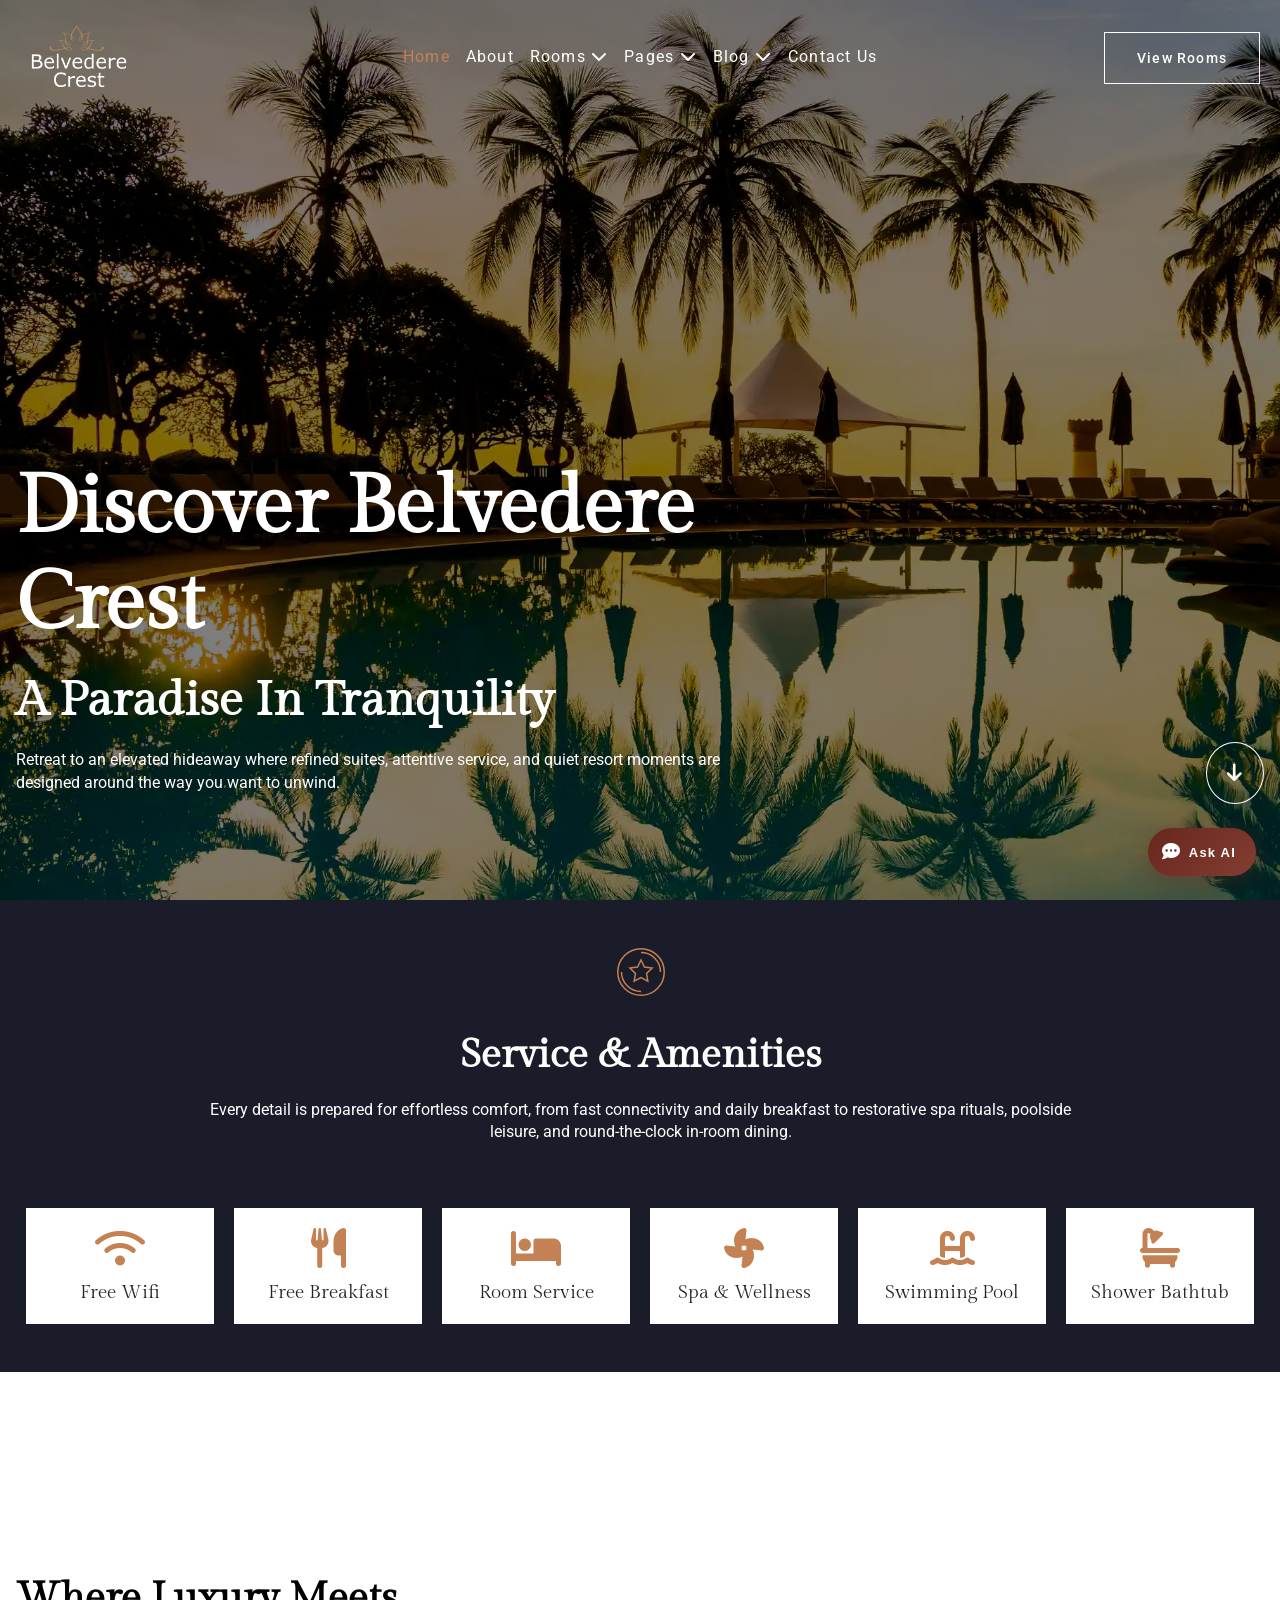
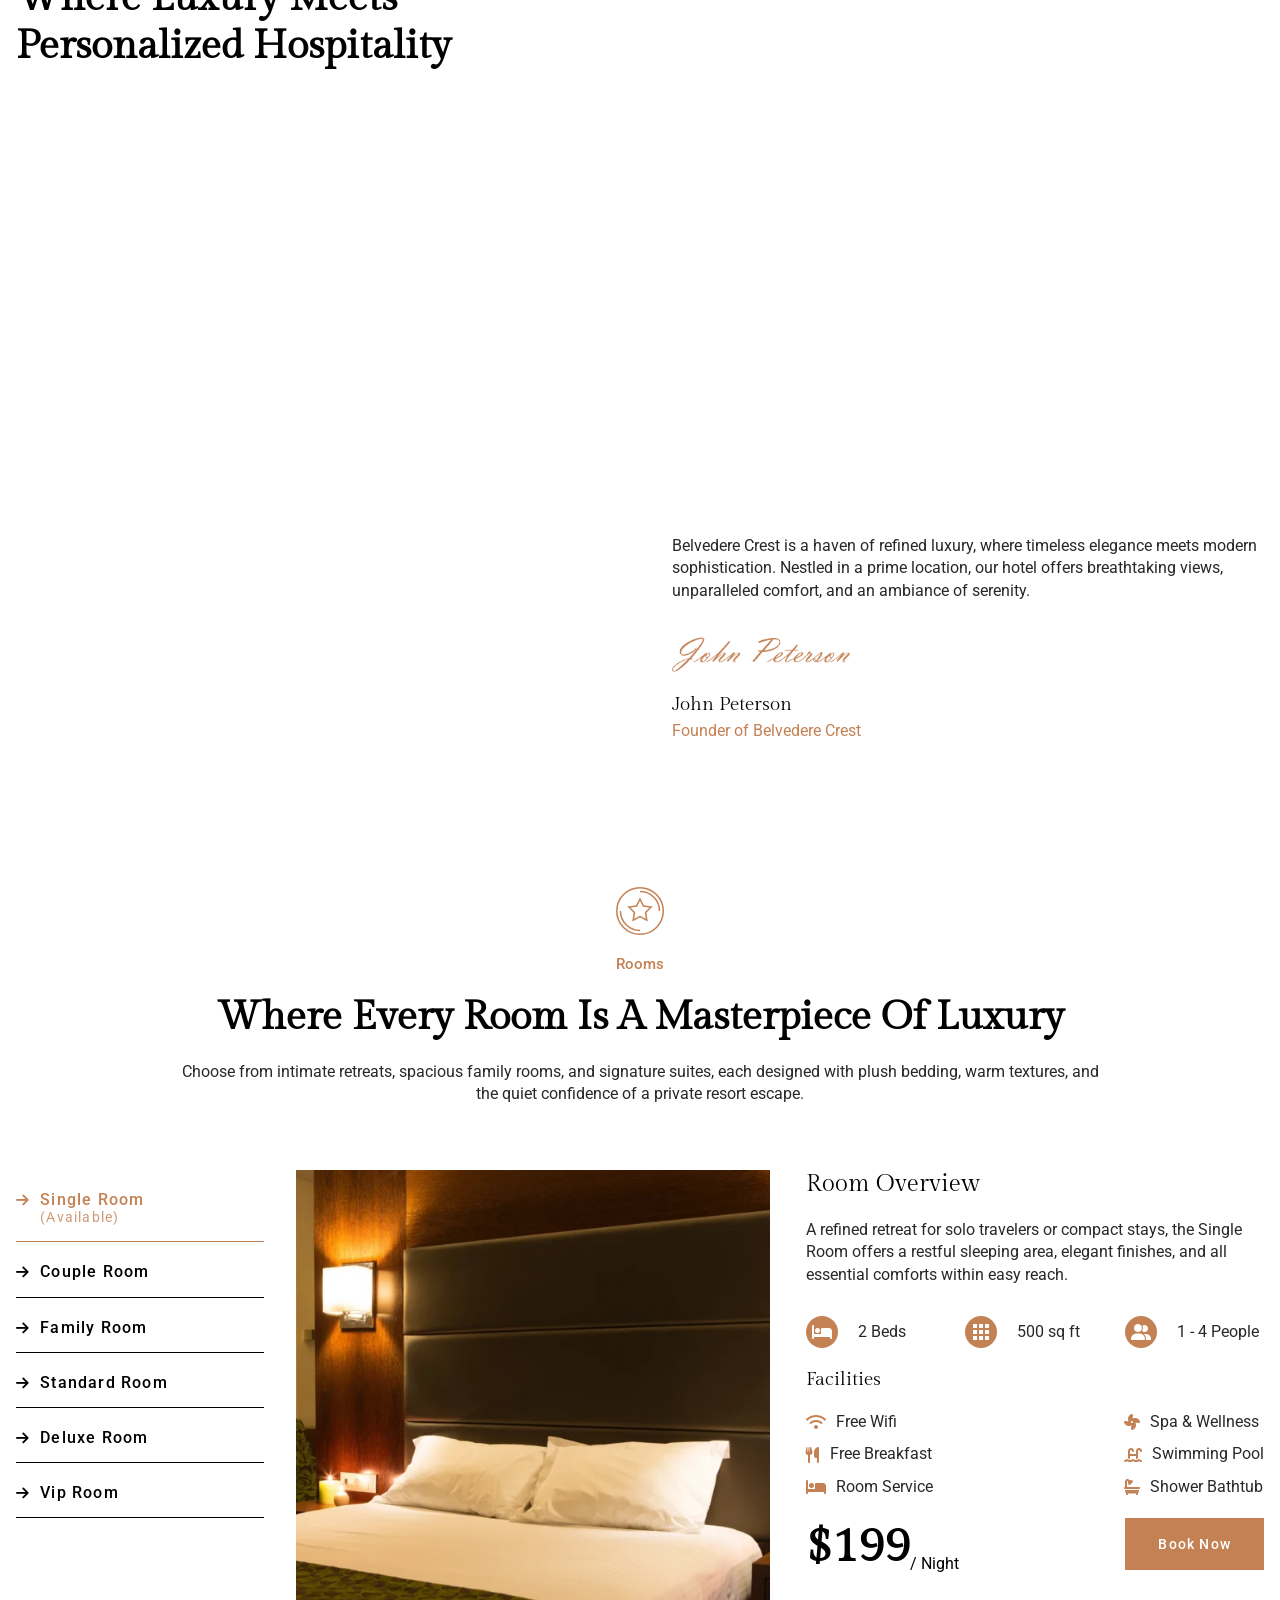
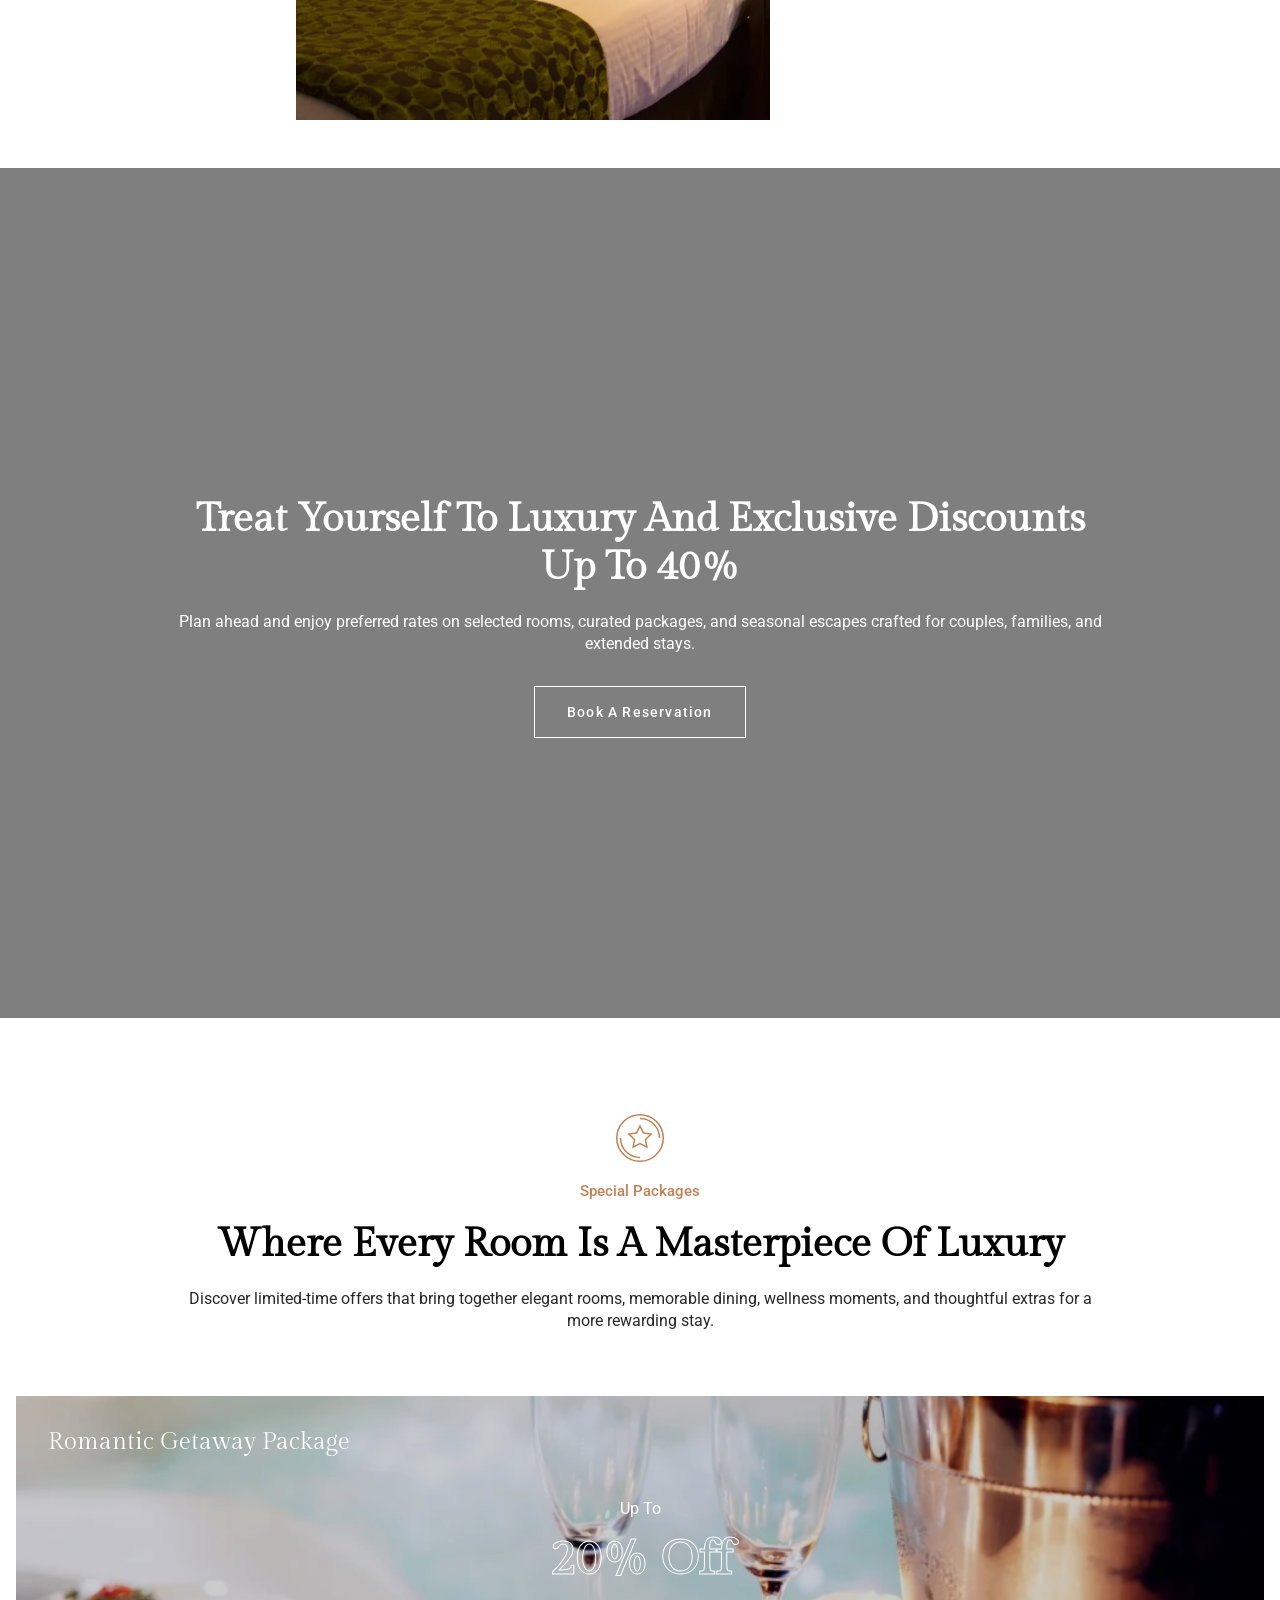
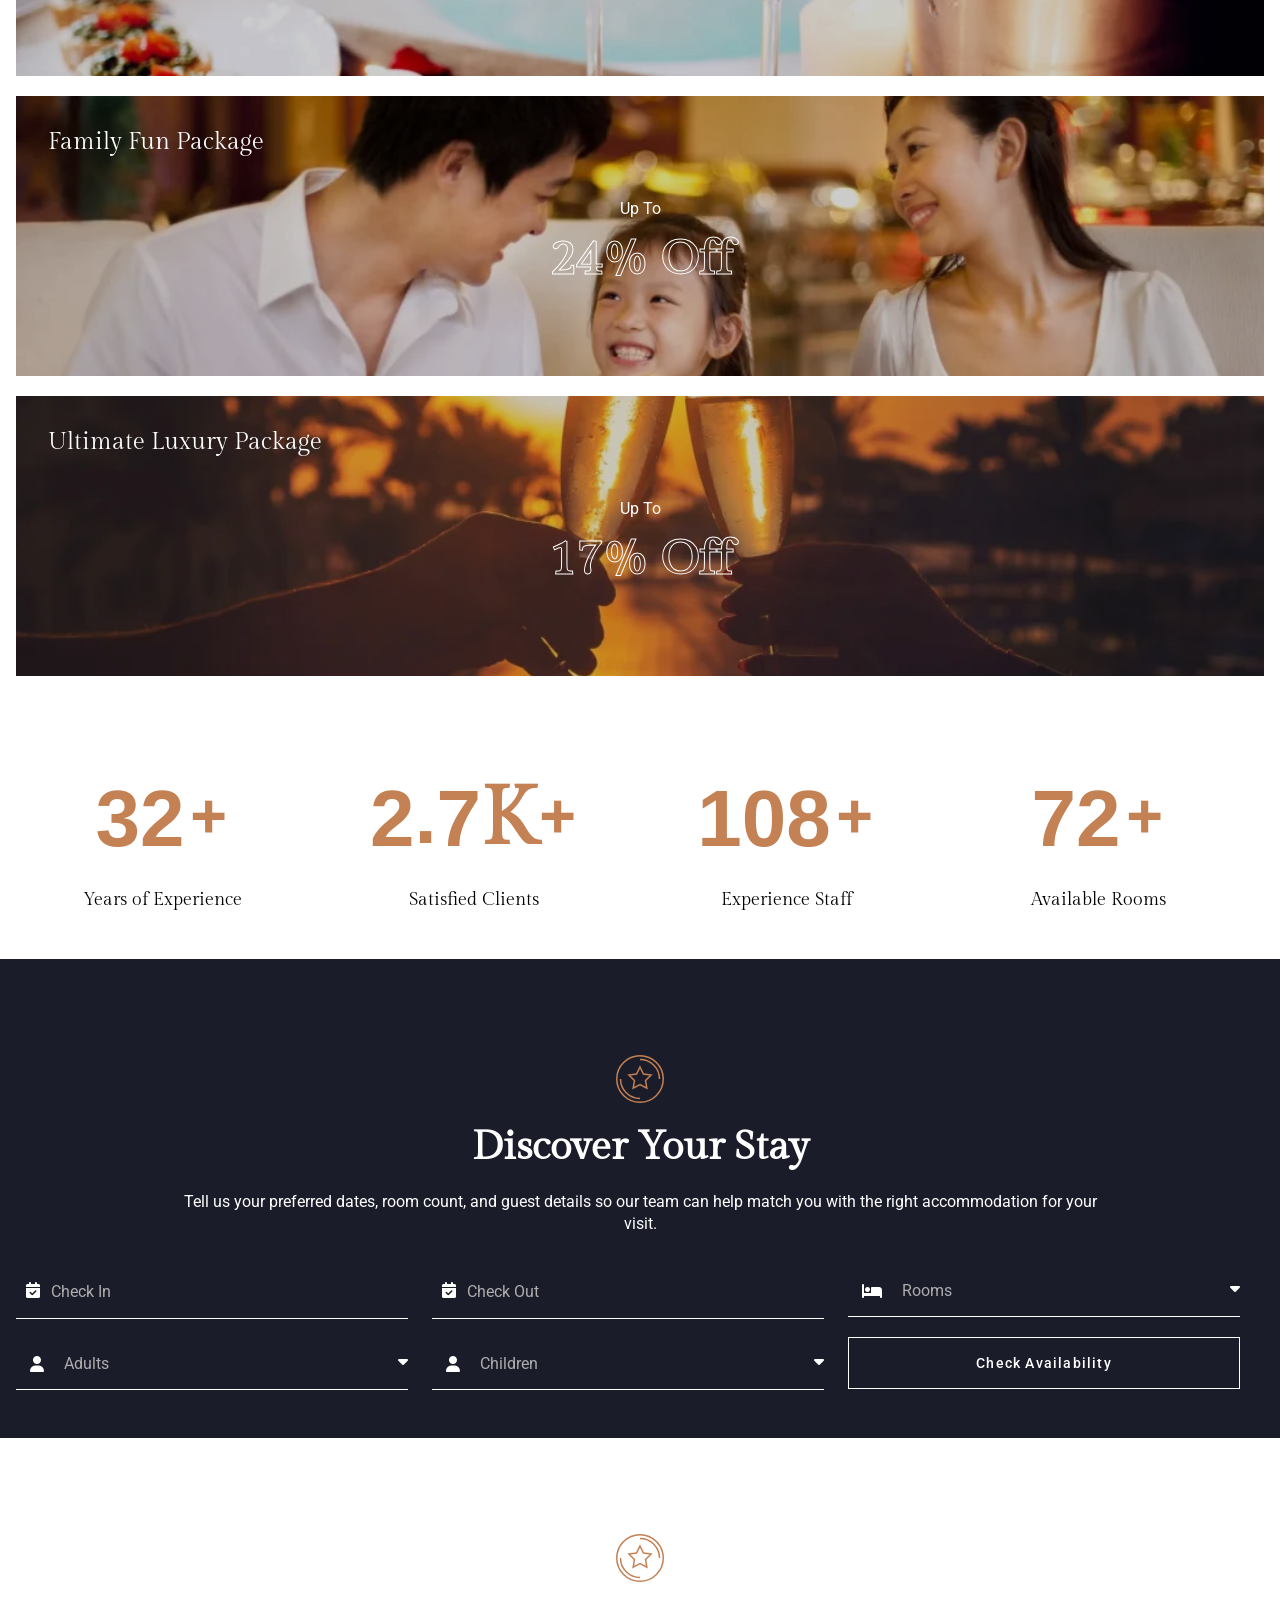
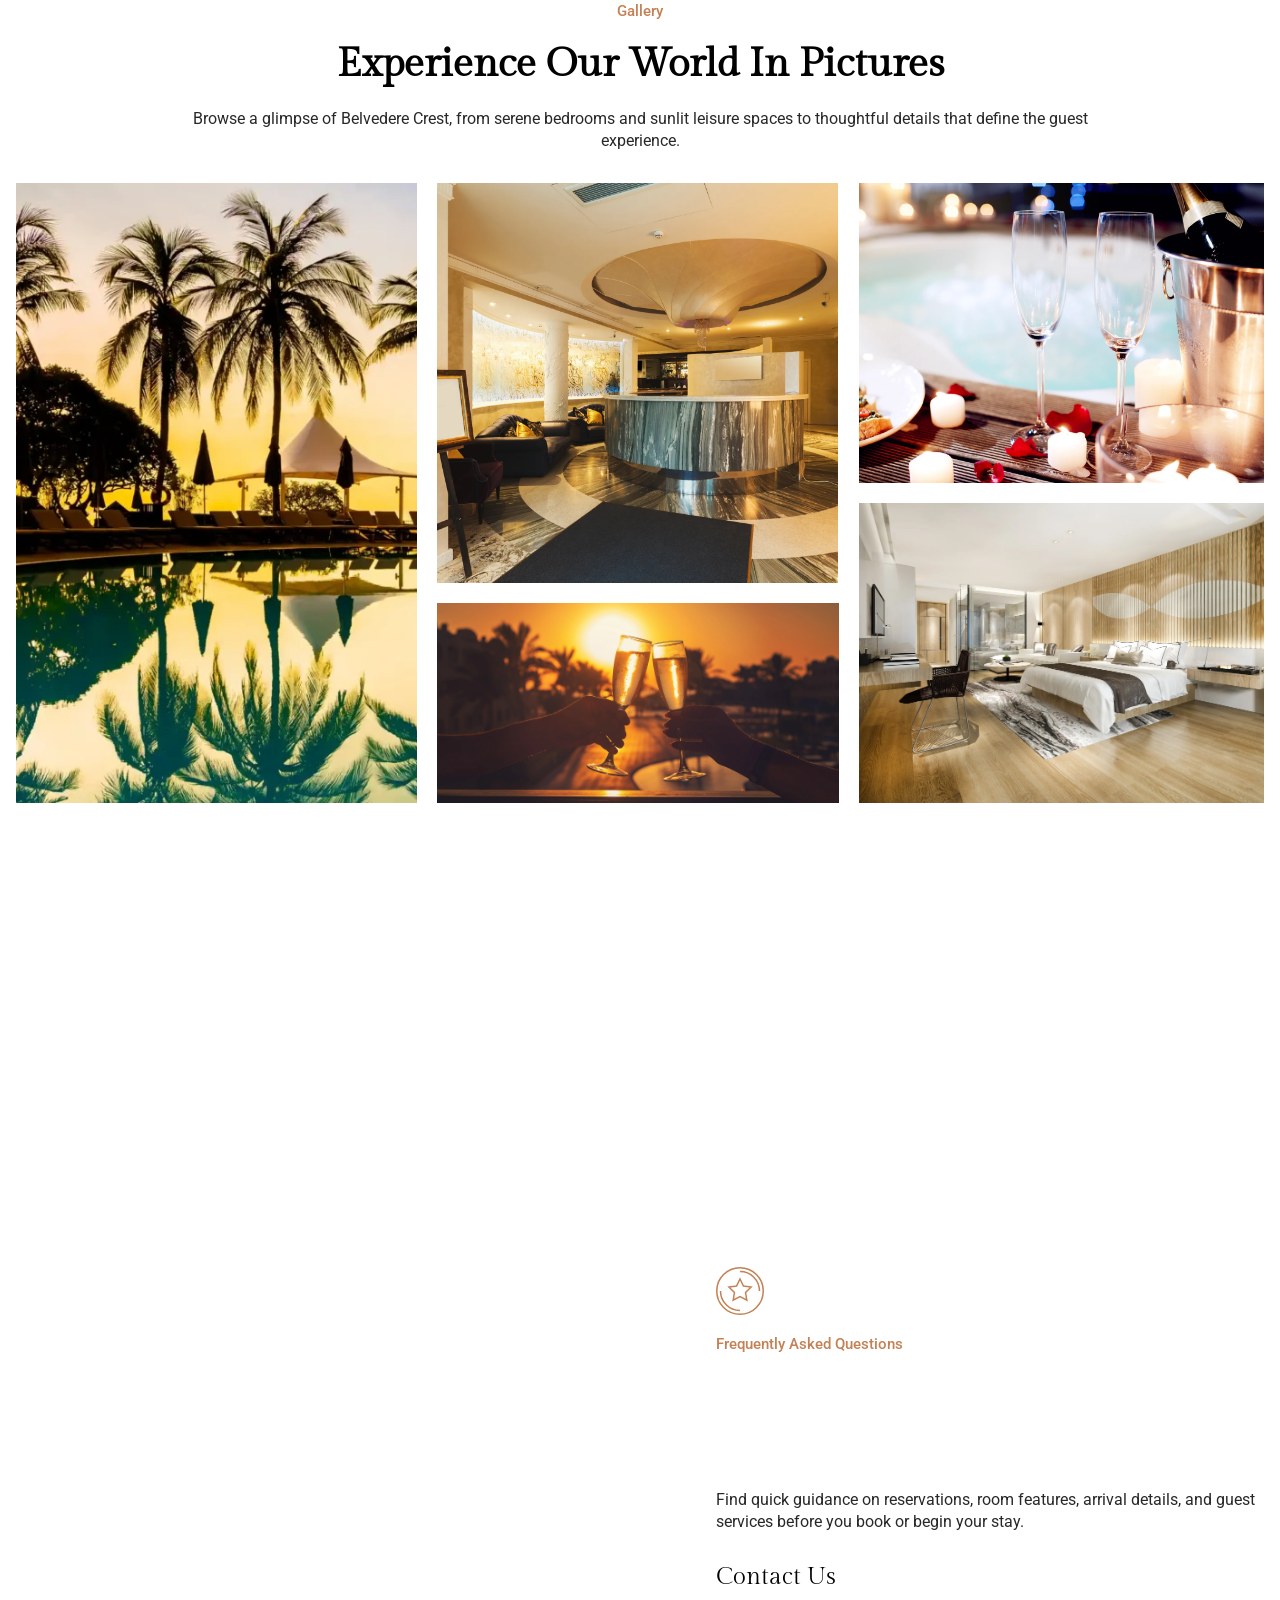
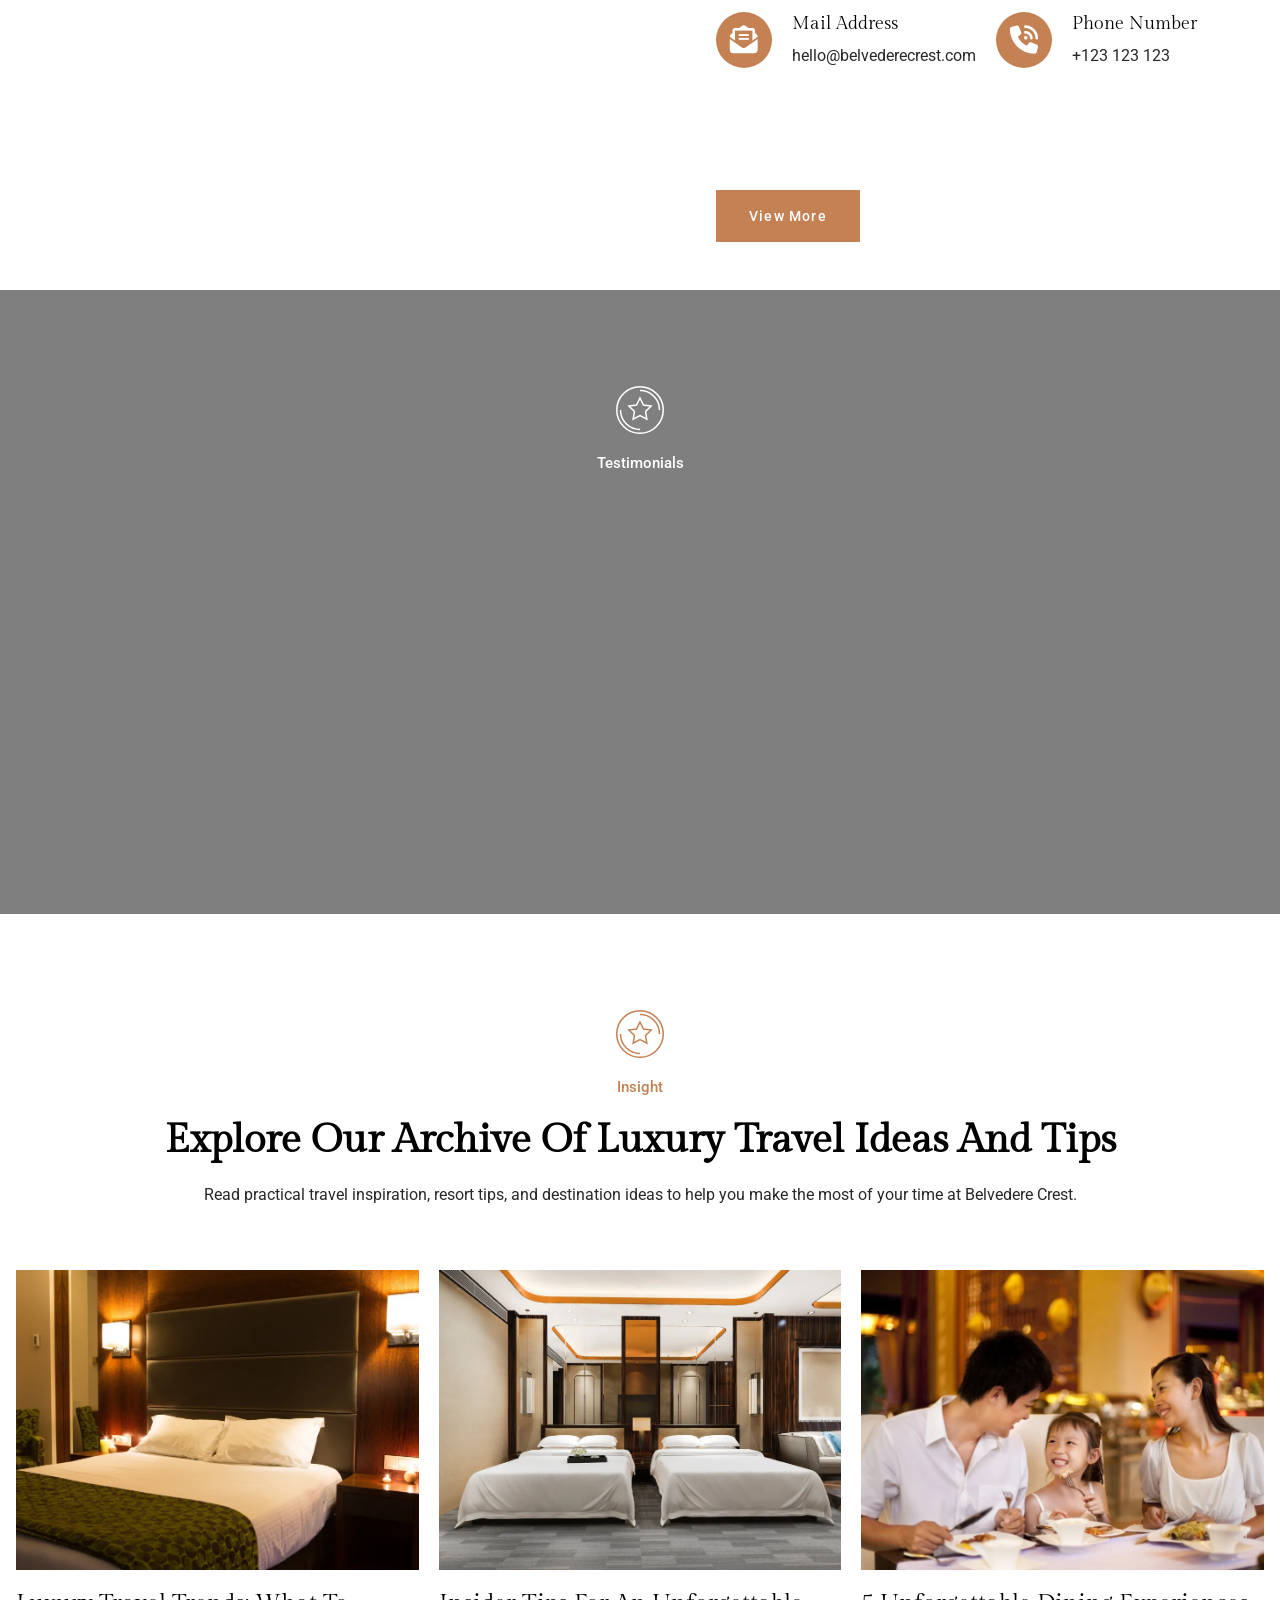
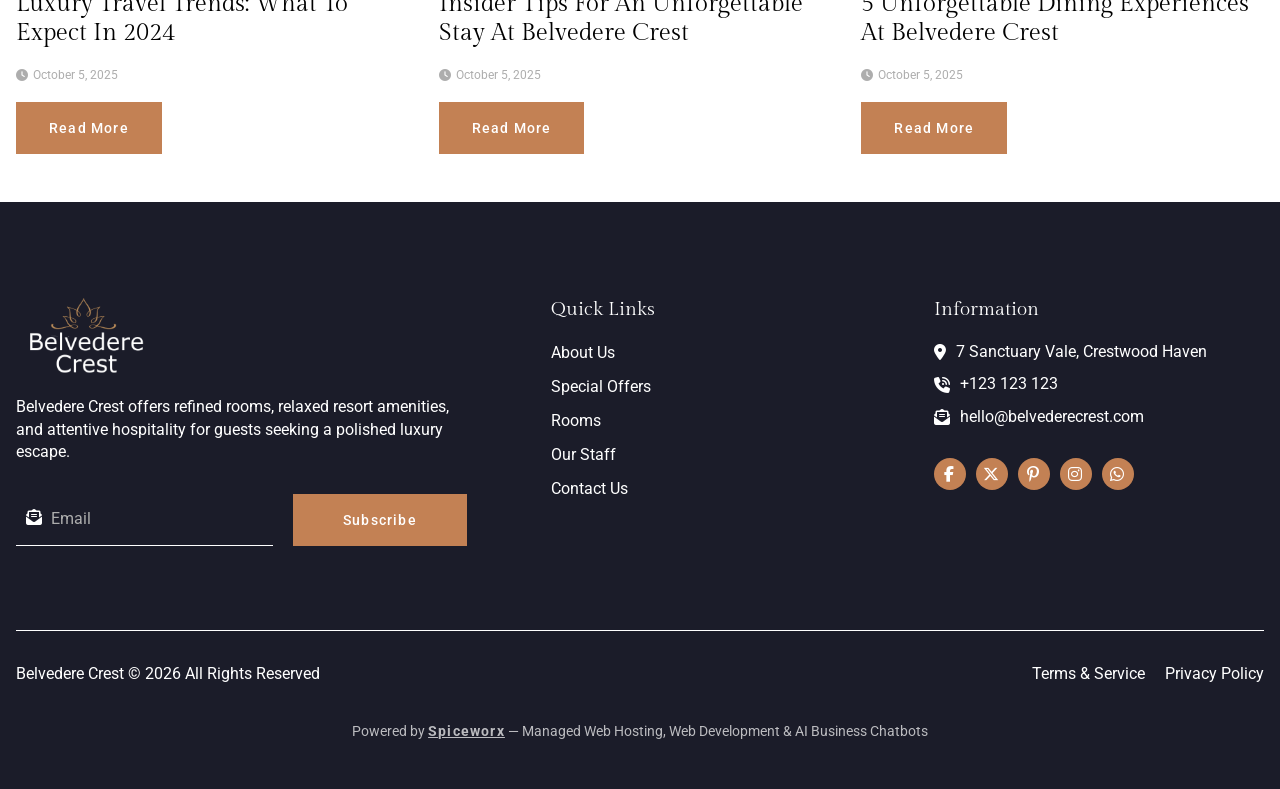
<file: index.html>
<!DOCTYPE html>
<html lang="en">
<head>
    <meta charset="UTF-8">
    <meta name="viewport" content="width=device-width, initial-scale=1.0">
    <title>Home - Belvedere Crest - Luxury Hotel & Resort</title>
    <meta name="description" content="Belvedere Crest is a refined luxury hotel and resort offering elegant rooms, personalized hospitality, and calm resort amenities. Explore rooms from $149/night, special packages, and book your stay.">
    <meta property="og:type" content="website">
    <meta property="og:title" content="Belvedere Crest - Luxury Hotel & Resort">
    <meta property="og:description" content="A refined luxury retreat with elegant rooms, personalized hospitality, and calm resort amenities. Explore rooms, packages, and plan your stay.">
    <meta property="og:image" content="assets/images/Logo.png">
    <link rel="stylesheet" href="assets/css/main.css">
    <link rel="stylesheet" href="assets/css/responsive.css">
</head>
<body>
    <!-- Header Section -->
    <header>
        <div class="navbar-container">
            <div class="hero-container">
                <nav class="navbar navbar-expand-lg">
                    <div class="navbar-nav-container">
                
                    <!-- Logo Container -->
                    <div class="logo-container">
                        <a class="navbar-brand fw-bold" href="index.html">
                            <img src="assets/images/Logo.png" alt="Belvedere Crest" class="img-fluid">
                        </a>
                    </div>
                
                    <!-- Nav Link Container -->
                    <div class="nav-link-container">
                        <div class="collapse navbar-collapse" id="navbarNav">
                            <ul class="navbar-nav mx-auto">
                                <li class="nav-item">
                                    <a class="nav-link" href="index.html">Home</a>
                                </li>
                                <li class="nav-item">
                                    <a class="nav-link" href="about.html">About</a>
                                </li>
                                <li class="nav-item dropdown">
                                    <a class="nav-link dropdown-toggle" href="rooms.html" role="button" data-bs-toggle="dropdown"
                                        aria-expanded="false">
                                        Rooms <i class="fa-solid fa-chevron-down"></i>
                                    </a>
                                    <ul class="dropdown-menu">
                                        <li><a class="dropdown-item" href="rooms.html">Rooms</a></li>
                                        <li><a class="dropdown-item" href="rooms-detail.html">Room Detail</a></li>
                                    </ul>
                                </li>
                                <li class="nav-item dropdown">
                                    <a class="nav-link dropdown-toggle" href="special-offers.html" role="button" data-bs-toggle="dropdown"
                                        aria-expanded="false">
                                        Pages <i class="fa-solid fa-chevron-down"></i>
                                    </a>
                                    <ul class="dropdown-menu">
                                        <li><a class="dropdown-item" href="special-offers.html">Special Offers</a></li>
                                        <li><a class="dropdown-item" href="staff.html">Staff</a></li>
                                        <li><a class="dropdown-item" href="faq.html">FAQs</a></li>
                                        <li><a class="dropdown-item" href="404-page.html">404 Page</a></li>
                                    </ul>
                                </li>
                                <li class="nav-item dropdown">
                                    <a class="nav-link dropdown-toggle" href="blog.html" role="button" data-bs-toggle="dropdown"
                                        aria-expanded="false">
                                        Blog <i class="fa-solid fa-chevron-down"></i>
                                    </a>
                                    <ul class="dropdown-menu">
                                        <li><a class="dropdown-item" href="blog.html">Blog Archive</a></li>
                                        <li><a class="dropdown-item" href="single-post.html">Single Post</a></li>
                                    </ul>
                                </li>
                                <li class="nav-item">
                                    <a class="nav-link" href="contact.html">Contact Us</a>
                                </li>
                            </ul>
                        </div>
                    </div>
            
                    <button class="nav-btn" type="button" data-bs-toggle="collapse" data-bs-target="#navbarNav"
                        aria-controls="navbarNav" aria-expanded="false" aria-label="Toggle navigation">
                        <i class="fa-solid fa-bars-staggered"></i>
                    </button>
                
                    <!-- Navbar Social Container -->
                    <div class="navbar-cta-container">
                        <div>
                            <a href="rooms.html" class="btn btn-outline-primary">View Rooms</a>
                        </div>
                    </div>
                
                    </div>
                </nav>
            </div>
        </div>
    </header>

    <!-- Sidebar Section -->
    <aside>
        <div class="sidebar-overlay"></div>
        <div class="sidebar">
            <div class="sidebar-header">
                <button class="close-btn"><span>X</span></button>
            </div>
            <ul class="sidebar-menu">
                <li><a href="index.html">Home</a></li>
                <li><a href="about.html">About</a></li>
                <li class="sidebar-dropdown">
                    <div class="dropdown-header">
                        <a href="rooms.html">Rooms</a>
                        <button class="sidebar-dropdown-btn"><i class="fa-solid fa-angle-down"></i></button>
                    </div>
                    <ul class="sidebar-dropdown-menu">
                        <li><a href="rooms.html">Rooms</a></li>
                        <li><a href="rooms-detail.html">Room Detail</a></li>
                    </ul>
                </li>         
                        
                <li class="sidebar-dropdown">
                    <div class="dropdown-header">
                        <a href="special-offers.html">Pages</a>
                        <button class="sidebar-dropdown-btn"><i class="fa-solid fa-angle-down"></i></button>
                    </div>
                    <ul class="sidebar-dropdown-menu">
                        <li><a href="special-offers.html">Special Offers</a></li>
                        <li><a href="staff.html">Staff</a></li>
                        <li><a href="faq.html">FAQs</a></li>
                        <li><a href="404-page.html">404 Page</a></li>
                    </ul>
                </li>
                <li class="sidebar-dropdown">
                    <div class="dropdown-header">
                        <a href="blog.html">Blog</a>
                        <button class="sidebar-dropdown-btn"><i class="fa-solid fa-angle-down"></i></button>
                    </div>
                    <ul class="sidebar-dropdown-menu">
                        <li><a href="blog.html">Blog Archive</a></li>
                        <li><a href="single-post.html">Single Post</a></li>
                    </ul>
                </li>
                <li class="below-dropdown"><a href="contact.html">Contact Us</a></li>
            </ul>
        </div>
    </aside>

    <!-- Main Section -->
    <main>
        <!-- Banner Home Section -->
        <section class="section banner-home">
            <div class="hero-container">
                <div class="banner-home-content">
                    <div class="banner-home-title-container">
                        <h1 class="banner-home-title accent-primary animation-box anim-normal anim-delay-sm" data-animation="fade-up">Discover Belvedere Crest</h1>
                        <span class="banner-home-subtitle accent-primary animation-box anim-slow anim-delay-md" data-animation="fade-up">A Paradise in Tranquility</span>
                        <p class="accent-primary">Retreat to an elevated hideaway where refined suites, attentive service, and quiet resort moments are designed around the way you want to unwind.</p>
                    </div>
                    <div class="banner-home-cta-container">
                        <div>
                            <a href="rooms.html" class="btn btn-outline-rounded">
                                <i class="fa-solid fa-arrow-down"></i>
                            </a>
                        </div>
                    </div>
                </div>
            </div>
        </section>

        <!-- Service Section -->
        <section class="section-py-medium bg-accent-color-2">
            <div class="hero-container">
                <div class="service-container">
                    <div class="heading-content-container heading-center animation-box anim-fast anim-delay-none" data-animation="fade-in">
                        <div class="sub-heading-icon">
                            <svg
                                viewBox="0 0 64 64"
                                xmlns="http://www.w3.org/2000/svg"
                                aria-hidden="true"
                                focusable="false"
                                >
                                <g fill="none" stroke="currentColor" stroke-width="2" transform="translate(1 1)">
                                    <circle cx="31" cy="31" r="31"></circle>
                                    <path d="M31,57 C16.6,57 5,45.4 5,31"></path>
                                    <path d="M31,5 C45.4,5 57,16.6 57,31"></path>
                                    <path d="M31,15 L35.6,24.3 L45.8,25.7 L38.4,33 L40.1,43.1 L31,38.3 L21.9,43.1 L23.6,33 L16.2,25.7 L26.4,24.3 L31,15 Z"></path>
                                </g>
                            </svg>
                        </div>
                        <h2 class="accent-primary">Service & Amenities</h2>
                        <p class="heading-excerpt accent-primary">Every detail is prepared for effortless comfort, from fast connectivity and daily breakfast to restorative spa rituals, poolside leisure, and round-the-clock in-room dining.</p>
                    </div>
                    <div class="section-content-spacer"></div>
                    <div class="row w-100 row-cols-lg-6 row-cols-md-3 row-cols-1 grid-spacer-2">
                        <div class="col">
                            <div class="card card-service animation-box anim-normal anim-delay-sm" data-animation="fade-in">
                                <i class="fa-solid fa-wifi"></i>
                                <h4>Free Wifi</h4>
                            </div>
                        </div>
                        <div class="col">
                            <div class="card card-service animation-box anim-normal anim-delay-sm" data-animation="fade-in">
                                <i class="fa-solid fa-utensils"></i>
                                <h4>Free Breakfast</h4>
                            </div>
                        </div>
                        <div class="col">
                            <div class="card card-service animation-box anim-normal anim-delay-sm" data-animation="fade-in">
                                <i class="fa-solid fa-bed"></i>
                                <h4>Room Service</h4>
                            </div>
                        </div>
                        <div class="col">
                            <div class="card card-service animation-box anim-normal anim-delay-sm" data-animation="fade-in">
                                <i class="fa-solid fa-fan"></i>
                                <h4>Spa & Wellness</h4>
                            </div>
                        </div>
                        <div class="col">
                            <div class="card card-service animation-box anim-normal anim-delay-sm" data-animation="fade-in">
                                <i class="fa-solid fa-water-ladder"></i>
                                <h4>Swimming Pool</h4>
                            </div>
                        </div>
                        <div class="col">
                            <div class="card card-service animation-box anim-normal anim-delay-sm" data-animation="fade-in">
                                <i class="fa-solid fa-bath"></i>
                                <h4>Shower Bathtub</h4>
                            </div>
                        </div>
                    </div>
                </div>
            </div>
        </section>

        <!-- Brand Story Section -->
        <section class="section">
            <div class="hero-container">
                <div class="image-container">
                    <div class="about-title-container brand-story-content">
                        <div class="sub-heading-icon">
                            <svg
                                viewBox="0 0 64 64"
                                xmlns="http://www.w3.org/2000/svg"
                                aria-hidden="true"
                                focusable="false"
                                >
                                <g fill="none" stroke="currentColor" stroke-width="2" transform="translate(1 1)">
                                    <circle cx="31" cy="31" r="31"></circle>
                                    <path d="M31,57 C16.6,57 5,45.4 5,31"></path>
                                    <path d="M31,5 C45.4,5 57,16.6 57,31"></path>
                                    <path d="M31,15 L35.6,24.3 L45.8,25.7 L38.4,33 L40.1,43.1 L31,38.3 L21.9,43.1 L23.6,33 L16.2,25.7 L26.4,24.3 L31,15 Z"></path>
                                </g>
                            </svg>
                        </div>
                        <span class="sub-heading">About Belvedere Crest</span>
                        <h2 class="animation-box anim-normal anim-delay-sm" data-animation="fade-up">Where Luxury Meets Personalized Hospitality</h2>
                        <p>Belvedere Crest was created for travelers who value calm, privacy, and thoughtful luxury. Our rooms pair elegant finishes with practical comforts, creating a stay that feels polished without ever feeling distant.</p>
                        <p>From arrival to departure, our team shapes each detail around your pace, whether you are planning a quiet weekend, a family holiday, or a special celebration.</p>
                    </div>
                    <img src="assets/images/3d-rendering-luxury-bedroom-suite-in-resort-hotel-2023-11-27-05-34-51-utc_result-1024x683.webp" alt="About Image" class="about-img">
                    <div class="about-quote-container brand-story-quote">
                        <p>Belvedere Crest is a haven of refined luxury, where timeless elegance meets modern sophistication. Nestled in a prime location, our hotel offers breathtaking views, unparalleled comfort, and an ambiance of serenity.</p>
                        <div class="image-container animation-box anim-fast anim-delay-none" data-animation="fade-right">
                            <img src="assets/images/Signature1.webp" alt="Signature" class="signature-img">
                        </div>
                        <div class="d-flex flex-column gap-1 animation-box anim-normal anim-delay-sm" data-animation="fade-right">
                            <h4>John Peterson</h4>
                            <p class="accent-color mb-0">Founder of Belvedere Crest</p>
                        </div>
                    </div>
                </div>
            </div>
        </section>

        <!-- Rooms Section -->
        <section class="section">
            <div class="hero-container">
                <div class="d-flex flex-column gspace-2">
                    <div class="heading-content-container heading-center">
                        <div class="sub-heading-icon">
                            <svg
                                viewBox="0 0 64 64"
                                xmlns="http://www.w3.org/2000/svg"
                                aria-hidden="true"
                                focusable="false"
                                >
                                <g fill="none" stroke="currentColor" stroke-width="2" transform="translate(1 1)">
                                    <circle cx="31" cy="31" r="31"></circle>
                                    <path d="M31,57 C16.6,57 5,45.4 5,31"></path>
                                    <path d="M31,5 C45.4,5 57,16.6 57,31"></path>
                                    <path d="M31,15 L35.6,24.3 L45.8,25.7 L38.4,33 L40.1,43.1 L31,38.3 L21.9,43.1 L23.6,33 L16.2,25.7 L26.4,24.3 L31,15 Z"></path>
                                </g>
                            </svg>
                        </div>
                        <span class="sub-heading">Rooms</span>
                        <h2 class="animation-box anim-normal anim-delay-sm" data-animation="fade-up">Where Every Room is a Masterpiece of Luxury</h2>
                        <p class="heading-excerpt">Choose from intimate retreats, spacious family rooms, and signature suites, each designed with plush bedding, warm textures, and the quiet confidence of a private resort escape.</p>
                    </div>
                    <div class="section-content-spacer"></div>
                    <div class="d-flex flex-column flex-md-row gspace-0 animation-box anim-normal anim-delay-sm" data-animation="fade-up">
                        <div class="rooms-tab-container">
                            <nav class="room-selection">
                                <button class="tab-nav active" type="button" data-target-room="single">
                                    <i class="fa-solid fa-arrow-right room-tab-arrow"></i>
                                    <span class="d-flex flex-column">
                                        <span class="tab-title">Single Room</span>
                                        <span class="tab-title-content">(Available)</span>
                                    </span>
                                </button>
                                <button class="tab-nav" type="button" data-target-room="couple">
                                    <i class="fa-solid fa-arrow-right room-tab-arrow"></i>
                                    <span class="d-flex flex-column">
                                        <span class="tab-title">Couple Room</span>
                                        <span class="tab-title-content">(Available)</span>
                                    </span>
                                </button>
                                <button class="tab-nav" type="button" data-target-room="family">
                                    <i class="fa-solid fa-arrow-right room-tab-arrow"></i>
                                    <span class="d-flex flex-column">
                                        <span class="tab-title">Family Room</span>
                                        <span class="tab-title-content">(Available)</span>
                                    </span>
                                </button>
                                <button class="tab-nav" type="button" data-target-room="standard">
                                    <i class="fa-solid fa-arrow-right room-tab-arrow"></i>
                                    <span class="d-flex flex-column">
                                        <span class="tab-title">Standard Room</span>
                                        <span class="tab-title-content">(Available)</span>
                                    </span>
                                </button>
                                <button class="tab-nav" type="button" data-target-room="deluxe">
                                    <i class="fa-solid fa-arrow-right room-tab-arrow"></i>
                                    <span class="d-flex flex-column">
                                        <span class="tab-title">Deluxe Room</span>
                                        <span class="tab-title-content">(Available)</span>
                                    </span>
                                </button>
                                <button class="tab-nav" type="button" data-target-room="vip">
                                    <i class="fa-solid fa-arrow-right room-tab-arrow"></i>
                                    <span class="d-flex flex-column">
                                        <span class="tab-title">Vip Room</span>
                                        <span class="tab-title-content">(Available)</span>
                                    </span>
                                </button>
                            </nav>
                        </div>
                        <div class="rooms-tab-content-container">
                            <div class="container-fluid px-0">
                                <div class="row row-cols-lg-2 row-cols-1 grid-spacer-2">
                                    <div class="col">
                                        <div>
                                            <div class="image-container room-image active" data-room="single">
                                                <img src="assets/images/hotel-room-2024-09-18-00-58-48-utc_result-1024x683.webp" alt="Single Room Image">
                                            </div>
                                            <div class="image-container room-image" data-room="couple">
                                                <img src="assets/images/traditional-master-bedroom-2023-11-27-05-29-34-utc_result-1024x683.webp" alt="Couple Room Image">
                                            </div>
                                            <div class="image-container room-image" data-room="family">
                                                <img src="assets/images/3d-rendering-modern-luxury-bedroom-suite-and-bathr-2023-11-27-05-27-08-utc_result-1024x769.webp" alt="Family Room Image">
                                            </div>
                                            <div class="image-container room-image" data-room="standard">
                                                <img src="assets/images/3d-rendering-modern-dining-room-and-living-room-wi-2023-11-27-04-50-09-utc_result-1024x683.webp" alt="Standard Room Image">
                                            </div>
                                            <div class="image-container room-image" data-room="deluxe">
                                                <img src="assets/images/interior-of-double-bed-hotel-bedroom-2023-11-27-05-12-23-utc_result-1024x683.webp" alt="Deluxe Room Image">
                                            </div>
                                            <div class="image-container room-image" data-room="vip">
                                                <img src="assets/images/illuminated-neat-bedroom-2023-11-27-05-22-51-utc_result-1024x683.webp" alt="Vip Room Image">
                                            </div>
                                        </div>
                                    </div>
    
                                    <div class="col">
                                        <div class="room-detail active" data-room="single">
                                            <div class="room-detail-container">
                                                <h3>Room Overview</h3>
                                                <p>A refined retreat for solo travelers or compact stays, the Single Room offers a restful sleeping area, elegant finishes, and all essential comforts within easy reach.</p>
                                                <div class="row row-cols-md-3 row-cols-2 grid-spacer-2">
                                                    <div class="col">
                                                        <div class="d-flex flex-row align-items-center gspace-2">
                                                            <div class="room-icon">
                                                                <i class="fa-solid fa-bed"></i>
                                                            </div>
                                                            <p class="mb-0">2 Beds</p>
                                                        </div>
                                                    </div>
                                                    <div class="col">
                                                        <div class="d-flex flex-row align-items-center gspace-2">
                                                            <div class="room-icon">
                                                                <svg class="room-icon" fill="currentColor" viewBox="0 0 16 16" xmlns="http://www.w3.org/2000/svg">
                                                                    <path d="M0 0h4v4H0V0zm0 6h4v4H0V6zm0 6h4v4H0v-4zM6 0h4v4H6V0zm0 6h4v4H6V6zm0 6h4v4H6v-4zm6-12h4v4h-4V0zm0 6h4v4h-4V6zm0 6h4v4h-4v-4z" fill-rule="evenodd"/>
                                                                </svg>
                                                            </div>
                                                            <p class="mb-0">500 sq ft</p>
                                                        </div>
                                                    </div>
                                                    <div class="col">
                                                        <div class="d-flex flex-row align-items-center gspace-2">
                                                            <div class="room-icon">
                                                                <i class="fa-solid fa-user-group"></i>
                                                            </div>
                                                            <p class="mb-0">1 - 4 People</p>
                                                        </div>
                                                    </div>
                                                </div>
                                                <h4>Facilities</h4>
                                                <div class="d-flex flex-column flex-md-row justify-content-between gspace-2">
                                                    <div class="d-flex flex-column gspace-1">
                                                        <div class="d-flex flex-row gspace-1 align-items-center">
                                                            <i class="fa-solid fa-wifi-strong accent-color"></i>
                                                            <p class="mb-0">Free Wifi</p>
                                                        </div>
                                                        <div class="d-flex flex-row gspace-1 align-items-center">
                                                            <i class="fa-solid fa-utensils accent-color"></i>
                                                            <p class="mb-0">Free Breakfast</p>
                                                        </div>
                                                        <div class="d-flex flex-row gspace-1 align-items-center">
                                                            <i class="fa-solid fa-bed accent-color"></i>
                                                            <p class="mb-0">Room Service</p>
                                                        </div>
                                                    </div>
                                                    <div class="d-flex flex-column gspace-1">
                                                        <div class="d-flex flex-row gspace-1 align-items-center">
                                                            <i class="fa-solid fa-fan accent-color"></i>
                                                            <p class="mb-0">Spa & Wellness</p>
                                                        </div>
                                                        <div class="d-flex flex-row gspace-1 align-items-center">
                                                            <i class="fa-solid fa-ladder-water accent-color"></i>
                                                            <p class="mb-0">Swimming Pool</p>
                                                        </div>
                                                        <div class="d-flex flex-row gspace-1 align-items-center">
                                                            <i class="fa-solid fa-bath accent-color"></i>
                                                            <p class="mb-0">Shower Bathtub</p>
                                                        </div>
                                                    </div>
                                                </div>
                                                <div class="d-flex flex-column flex-md-row justify-content-between gspace-2">
                                                    <div class="d-flex flex-row align-items-end">
                                                        <span class="room-price">$199</span>
                                                        <span class="room-price-detail">/ Night</span>
                                                    </div>
                                                    <div>
                                                        <a href="rooms-detail.html" class="btn btn-accent">Book Now</a>
                                                    </div>
                                                </div>
                                            </div>
                                        </div>
                                        <div class="room-detail" data-room="couple">
                                            <div class="room-detail-container">
                                                <h3>Room Overview</h3>
                                                <p>Designed for two, the Couple Room balances privacy and comfort with a plush bed, warm lighting, and a relaxed setting for quiet mornings and unhurried evenings.</p>
                                                <div class="row row-cols-md-3 row-cols-2 grid-spacer-2">
                                                    <div class="col">
                                                        <div class="d-flex flex-row align-items-center gspace-2">
                                                            <div class="room-icon">
                                                                <i class="fa-solid fa-bed"></i>
                                                            </div>
                                                            <p class="mb-0">1 Bed</p>
                                                        </div>
                                                    </div>
                                                    <div class="col">
                                                        <div class="d-flex flex-row align-items-center gspace-2">
                                                            <div class="room-icon">
                                                                <svg class="room-icon" fill="currentColor" viewBox="0 0 16 16" xmlns="http://www.w3.org/2000/svg">
                                                                    <path d="M0 0h4v4H0V0zm0 6h4v4H0V6zm0 6h4v4H0v-4zM6 0h4v4H6V0zm0 6h4v4H6V6zm0 6h4v4H6v-4zm6-12h4v4h-4V0zm0 6h4v4h-4V6zm0 6h4v4h-4v-4z" fill-rule="evenodd"/>
                                                                </svg>
                                                            </div>
                                                            <p class="mb-0">500 sq ft</p>
                                                        </div>
                                                    </div>
                                                    <div class="col">
                                                        <div class="d-flex flex-row align-items-center gspace-2">
                                                            <div class="room-icon">
                                                                <i class="fa-solid fa-user-group"></i>
                                                            </div>
                                                            <p class="mb-0">2 People</p>
                                                        </div>
                                                    </div>
                                                </div>
                                                <h4>Facilities</h4>
                                                <div class="d-flex flex-column flex-md-row justify-content-between gspace-2">
                                                    <div class="d-flex flex-column gspace-1">
                                                        <div class="d-flex flex-row gspace-1 align-items-center">
                                                            <i class="fa-solid fa-wifi-strong accent-color"></i>
                                                            <p class="mb-0">Free Wifi</p>
                                                        </div>
                                                        <div class="d-flex flex-row gspace-1 align-items-center">
                                                            <i class="fa-solid fa-utensils accent-color"></i>
                                                            <p class="mb-0">Free Breakfast</p>
                                                        </div>
                                                        <div class="d-flex flex-row gspace-1 align-items-center">
                                                            <i class="fa-solid fa-bed accent-color"></i>
                                                            <p class="mb-0">Room Service</p>
                                                        </div>
                                                    </div>
                                                    <div class="d-flex flex-column gspace-1">
                                                        <div class="d-flex flex-row gspace-1 align-items-center">
                                                            <i class="fa-solid fa-fan accent-color"></i>
                                                            <p class="mb-0">Spa & Wellness</p>
                                                        </div>
                                                        <div class="d-flex flex-row gspace-1 align-items-center">
                                                            <i class="fa-solid fa-ladder-water accent-color"></i>
                                                            <p class="mb-0">Swimming Pool</p>
                                                        </div>
                                                        <div class="d-flex flex-row gspace-1 align-items-center">
                                                            <i class="fa-solid fa-bath accent-color"></i>
                                                            <p class="mb-0">Shower Bathtub</p>
                                                        </div>
                                                    </div>
                                                </div>
                                                <div class="d-flex flex-column flex-md-row justify-content-between gspace-2">
                                                    <div class="d-flex flex-row align-items-end">
                                                        <span class="room-price">$219</span>
                                                        <span class="room-price-detail">/ Night</span>
                                                    </div>
                                                    <div>
                                                        <a href="rooms-detail.html" class="btn btn-accent">Book Now</a>
                                                    </div>
                                                </div>
                                            </div>
                                        </div>
                                        <div class="room-detail" data-room="family">
                                            <div class="room-detail-container">
                                                <h3>Room Overview</h3>
                                                <p>Generous space, flexible sleeping arrangements, and thoughtful amenities make the Family Room ideal for guests traveling with children or a small group.</p>
                                                <div class="row row-cols-md-3 row-cols-2 grid-spacer-2">
                                                    <div class="col">
                                                        <div class="d-flex flex-row align-items-center gspace-2">
                                                            <div class="room-icon">
                                                                <i class="fa-solid fa-bed"></i>
                                                            </div>
                                                            <p class="mb-0">2 Beds</p>
                                                        </div>
                                                    </div>
                                                    <div class="col">
                                                        <div class="d-flex flex-row align-items-center gspace-2">
                                                            <div class="room-icon">
                                                                <svg class="room-icon" fill="currentColor" viewBox="0 0 16 16" xmlns="http://www.w3.org/2000/svg">
                                                                    <path d="M0 0h4v4H0V0zm0 6h4v4H0V6zm0 6h4v4H0v-4zM6 0h4v4H6V0zm0 6h4v4H6V6zm0 6h4v4H6v-4zm6-12h4v4h-4V0zm0 6h4v4h-4V6zm0 6h4v4h-4v-4z" fill-rule="evenodd"/>
                                                                </svg>
                                                            </div>
                                                            <p class="mb-0">800 sq ft</p>
                                                        </div>
                                                    </div>
                                                    <div class="col">
                                                        <div class="d-flex flex-row align-items-center gspace-2">
                                                            <div class="room-icon">
                                                                <i class="fa-solid fa-user-group"></i>
                                                            </div>
                                                            <p class="mb-0">1 - 4 People</p>
                                                        </div>
                                                    </div>
                                                </div>
                                                <h4>Facilities</h4>
                                                <div class="d-flex flex-column flex-md-row justify-content-between gspace-2">
                                                    <div class="d-flex flex-column gspace-1">
                                                        <div class="d-flex flex-row gspace-1 align-items-center">
                                                            <i class="fa-solid fa-wifi-strong accent-color"></i>
                                                            <p class="mb-0">Free Wifi</p>
                                                        </div>
                                                        <div class="d-flex flex-row gspace-1 align-items-center">
                                                            <i class="fa-solid fa-utensils accent-color"></i>
                                                            <p class="mb-0">Free Breakfast</p>
                                                        </div>
                                                        <div class="d-flex flex-row gspace-1 align-items-center">
                                                            <i class="fa-solid fa-bed accent-color"></i>
                                                            <p class="mb-0">Room Service</p>
                                                        </div>
                                                    </div>
                                                    <div class="d-flex flex-column gspace-1">
                                                        <div class="d-flex flex-row gspace-1 align-items-center">
                                                            <i class="fa-solid fa-fan accent-color"></i>
                                                            <p class="mb-0">Spa & Wellness</p>
                                                        </div>
                                                        <div class="d-flex flex-row gspace-1 align-items-center">
                                                            <i class="fa-solid fa-ladder-water accent-color"></i>
                                                            <p class="mb-0">Swimming Pool</p>
                                                        </div>
                                                        <div class="d-flex flex-row gspace-1 align-items-center">
                                                            <i class="fa-solid fa-bath accent-color"></i>
                                                            <p class="mb-0">Shower Bathtub</p>
                                                        </div>
                                                    </div>
                                                </div>
                                                <div class="d-flex flex-column flex-md-row justify-content-between gspace-2">
                                                    <div class="d-flex flex-row align-items-end">
                                                        <span class="room-price">$189</span>
                                                        <span class="room-price-detail">/ Night</span>
                                                    </div>
                                                    <div>
                                                        <a href="rooms-detail.html" class="btn btn-accent">Book Now</a>
                                                    </div>
                                                </div>
                                            </div>
                                        </div>
                                        <div class="room-detail" data-room="standard">
                                            <div class="room-detail-container">
                                                <h3>Room Overview</h3>
                                                <p>The Standard Room delivers Belvedere Crest comfort in a practical layout, pairing soft bedding, modern conveniences, and a calm atmosphere for everyday escapes.</p>
                                                <div class="row row-cols-md-3 row-cols-2 grid-spacer-2">
                                                    <div class="col">
                                                        <div class="d-flex flex-row align-items-center gspace-2">
                                                            <div class="room-icon">
                                                                <i class="fa-solid fa-bed"></i>
                                                            </div>
                                                            <p class="mb-0">2 Beds</p>
                                                        </div>
                                                    </div>
                                                    <div class="col">
                                                        <div class="d-flex flex-row align-items-center gspace-2">
                                                            <div class="room-icon">
                                                                <svg class="room-icon" fill="currentColor" viewBox="0 0 16 16" xmlns="http://www.w3.org/2000/svg">
                                                                    <path d="M0 0h4v4H0V0zm0 6h4v4H0V6zm0 6h4v4H0v-4zM6 0h4v4H6V0zm0 6h4v4H6V6zm0 6h4v4H6v-4zm6-12h4v4h-4V0zm0 6h4v4h-4V6zm0 6h4v4h-4v-4z" fill-rule="evenodd"/>
                                                                </svg>
                                                            </div>
                                                            <p class="mb-0">500 sq ft</p>
                                                        </div>
                                                    </div>
                                                    <div class="col">
                                                        <div class="d-flex flex-row align-items-center gspace-2">
                                                            <div class="room-icon">
                                                                <i class="fa-solid fa-user-group"></i>
                                                            </div>
                                                            <p class="mb-0">1 - 4 People</p>
                                                        </div>
                                                    </div>
                                                </div>
                                                <h4>Facilities</h4>
                                                <div class="d-flex flex-column flex-md-row justify-content-between gspace-2">
                                                    <div class="d-flex flex-column gspace-1">
                                                        <div class="d-flex flex-row gspace-1 align-items-center">
                                                            <i class="fa-solid fa-wifi-strong accent-color"></i>
                                                            <p class="mb-0">Free Wifi</p>
                                                        </div>
                                                        <div class="d-flex flex-row gspace-1 align-items-center">
                                                            <i class="fa-solid fa-utensils accent-color"></i>
                                                            <p class="mb-0">Free Breakfast</p>
                                                        </div>
                                                        <div class="d-flex flex-row gspace-1 align-items-center">
                                                            <i class="fa-solid fa-bed accent-color"></i>
                                                            <p class="mb-0">Room Service</p>
                                                        </div>
                                                    </div>
                                                    <div class="d-flex flex-column gspace-1">
                                                        <div class="d-flex flex-row gspace-1 align-items-center">
                                                            <i class="fa-solid fa-fan accent-color"></i>
                                                            <p class="mb-0">Spa & Wellness</p>
                                                        </div>
                                                        <div class="d-flex flex-row gspace-1 align-items-center">
                                                            <i class="fa-solid fa-ladder-water accent-color"></i>
                                                            <p class="mb-0">Swimming Pool</p>
                                                        </div>
                                                        <div class="d-flex flex-row gspace-1 align-items-center">
                                                            <i class="fa-solid fa-bath accent-color"></i>
                                                            <p class="mb-0">Shower Bathtub</p>
                                                        </div>
                                                    </div>
                                                </div>
                                                <div class="d-flex flex-column flex-md-row justify-content-between gspace-2">
                                                    <div class="d-flex flex-row align-items-end">
                                                        <span class="room-price">$149</span>
                                                        <span class="room-price-detail">/ Night</span>
                                                    </div>
                                                    <div>
                                                        <a href="rooms-detail.html" class="btn btn-accent">Book Now</a>
                                                    </div>
                                                </div>
                                            </div>
                                        </div>
                                        <div class="room-detail" data-room="deluxe">
                                            <div class="room-detail-container">
                                                <h3>Room Overview</h3>
                                                <p>The Deluxe Room adds a more spacious setting with upgraded details, ideal for guests who want extra room to settle in, work, or unwind in comfort.</p>
                                                <div class="row row-cols-md-3 row-cols-2 grid-spacer-2">
                                                    <div class="col">
                                                        <div class="d-flex flex-row align-items-center gspace-2">
                                                            <div class="room-icon">
                                                                <i class="fa-solid fa-bed"></i>
                                                            </div>
                                                            <p class="mb-0">1 Bed</p>
                                                        </div>
                                                    </div>
                                                    <div class="col">
                                                        <div class="d-flex flex-row align-items-center gspace-2">
                                                            <div class="room-icon">
                                                                <svg class="room-icon" fill="currentColor" viewBox="0 0 16 16" xmlns="http://www.w3.org/2000/svg">
                                                                    <path d="M0 0h4v4H0V0zm0 6h4v4H0V6zm0 6h4v4H0v-4zM6 0h4v4H6V0zm0 6h4v4H6V6zm0 6h4v4H6v-4zm6-12h4v4h-4V0zm0 6h4v4h-4V6zm0 6h4v4h-4v-4z" fill-rule="evenodd"/>
                                                                </svg>
                                                            </div>
                                                            <p class="mb-0">500 sq ft</p>
                                                        </div>
                                                    </div>
                                                    <div class="col">
                                                        <div class="d-flex flex-row align-items-center gspace-2">
                                                            <div class="room-icon">
                                                                <i class="fa-solid fa-user-group"></i>
                                                            </div>
                                                            <p class="mb-0">1 - 2 People</p>
                                                        </div>
                                                    </div>
                                                </div>
                                                <h4>Facilities</h4>
                                                <div class="d-flex flex-column flex-md-row justify-content-between gspace-2">
                                                    <div class="d-flex flex-column gspace-1">
                                                        <div class="d-flex flex-row gspace-1 align-items-center">
                                                            <i class="fa-solid fa-wifi-strong accent-color"></i>
                                                            <p class="mb-0">Free Wifi</p>
                                                        </div>
                                                        <div class="d-flex flex-row gspace-1 align-items-center">
                                                            <i class="fa-solid fa-utensils accent-color"></i>
                                                            <p class="mb-0">Free Breakfast</p>
                                                        </div>
                                                        <div class="d-flex flex-row gspace-1 align-items-center">
                                                            <i class="fa-solid fa-bed accent-color"></i>
                                                            <p class="mb-0">Room Service</p>
                                                        </div>
                                                    </div>
                                                    <div class="d-flex flex-column gspace-1">
                                                        <div class="d-flex flex-row gspace-1 align-items-center">
                                                            <i class="fa-solid fa-fan accent-color"></i>
                                                            <p class="mb-0">Spa & Wellness</p>
                                                        </div>
                                                        <div class="d-flex flex-row gspace-1 align-items-center">
                                                            <i class="fa-solid fa-ladder-water accent-color"></i>
                                                            <p class="mb-0">Swimming Pool</p>
                                                        </div>
                                                        <div class="d-flex flex-row gspace-1 align-items-center">
                                                            <i class="fa-solid fa-bath accent-color"></i>
                                                            <p class="mb-0">Shower Bathtub</p>
                                                        </div>
                                                    </div>
                                                </div>
                                                <div class="d-flex flex-column flex-md-row justify-content-between gspace-2">
                                                    <div class="d-flex flex-row align-items-end">
                                                        <span class="room-price">$249</span>
                                                        <span class="room-price-detail">/ Night</span>
                                                    </div>
                                                    <div>
                                                        <a href="rooms-detail.html" class="btn btn-accent">Book Now</a>
                                                    </div>
                                                </div>
                                            </div>
                                        </div>
                                        <div class="room-detail" data-room="vip">
                                            <div class="room-detail-container">
                                                <h3>Room Overview</h3>
                                                <p>Our VIP Room offers the most elevated stay, with premium finishes, generous comfort, and a quiet sense of exclusivity for special occasions.</p>
                                                <div class="row row-cols-md-3 row-cols-2 grid-spacer-2">
                                                    <div class="col">
                                                        <div class="d-flex flex-row align-items-center gspace-2">
                                                            <div class="room-icon">
                                                                <i class="fa-solid fa-bed"></i>
                                                            </div>
                                                            <p class="mb-0">1 Bed</p>
                                                        </div>
                                                    </div>
                                                    <div class="col">
                                                        <div class="d-flex flex-row align-items-center gspace-2">
                                                            <div class="room-icon">
                                                                <svg class="room-icon" fill="currentColor" viewBox="0 0 16 16" xmlns="http://www.w3.org/2000/svg">
                                                                    <path d="M0 0h4v4H0V0zm0 6h4v4H0V6zm0 6h4v4H0v-4zM6 0h4v4H6V0zm0 6h4v4H6V6zm0 6h4v4H6v-4zm6-12h4v4h-4V0zm0 6h4v4h-4V6zm0 6h4v4h-4v-4z" fill-rule="evenodd"/>
                                                                </svg>
                                                            </div>
                                                            <p class="mb-0">500 sq ft</p>
                                                        </div>
                                                    </div>
                                                    <div class="col">
                                                        <div class="d-flex flex-row align-items-center gspace-2">
                                                            <div class="room-icon">
                                                                <i class="fa-solid fa-user-group"></i>
                                                            </div>
                                                            <p class="mb-0">1 - 2 People</p>
                                                        </div>
                                                    </div>
                                                </div>
                                                <h4>Facilities</h4>
                                                <div class="d-flex flex-column flex-md-row justify-content-between gspace-2">
                                                    <div class="d-flex flex-column gspace-1">
                                                        <div class="d-flex flex-row gspace-1 align-items-center">
                                                            <i class="fa-solid fa-wifi-strong accent-color"></i>
                                                            <p class="mb-0">Free Wifi</p>
                                                        </div>
                                                        <div class="d-flex flex-row gspace-1 align-items-center">
                                                            <i class="fa-solid fa-utensils accent-color"></i>
                                                            <p class="mb-0">Free Breakfast</p>
                                                        </div>
                                                        <div class="d-flex flex-row gspace-1 align-items-center">
                                                            <i class="fa-solid fa-bed accent-color"></i>
                                                            <p class="mb-0">Room Service</p>
                                                        </div>
                                                    </div>
                                                    <div class="d-flex flex-column gspace-1">
                                                        <div class="d-flex flex-row gspace-1 align-items-center">
                                                            <i class="fa-solid fa-fan accent-color"></i>
                                                            <p class="mb-0">Spa & Wellness</p>
                                                        </div>
                                                        <div class="d-flex flex-row gspace-1 align-items-center">
                                                            <i class="fa-solid fa-ladder-water accent-color"></i>
                                                            <p class="mb-0">Swimming Pool</p>
                                                        </div>
                                                        <div class="d-flex flex-row gspace-1 align-items-center">
                                                            <i class="fa-solid fa-bath accent-color"></i>
                                                            <p class="mb-0">Shower Bathtub</p>
                                                        </div>
                                                    </div>
                                                </div>
                                                <div class="d-flex flex-column flex-md-row justify-content-between gspace-2">
                                                    <div class="d-flex flex-row align-items-end">
                                                        <span class="room-price">$299</span>
                                                        <span class="room-price-detail">/ Night</span>
                                                    </div>
                                                    <div>
                                                        <a href="rooms-detail.html" class="btn btn-accent">Book Now</a>
                                                    </div>
                                                </div>
                                            </div>
                                        </div>
                                    </div>
                                </div>
                            </div>                      
                        </div>
                    </div>
                </div>
            </div>
        </section>

        <!-- Booking CTA Section -->
        <section class="section booking-cta-banner">
            <div class="hero-container">
                <div class="booking-cta-container">
                    <h2 class="accent-primary animation-box anim-fast anim-delay-none" data-animation="fade-up">Treat Yourself to Luxury and Exclusive Discounts Up to 40%</h2>
                    <p class="accent-primary animation-box anim-normal anim-delay-sm" data-animation="fade-up">Plan ahead and enjoy preferred rates on selected rooms, curated packages, and seasonal escapes crafted for couples, families, and extended stays.</p>
                    <div class="animation-box anim-slow anim-delay-md" data-animation="fade-in">
                        <a href="contact.html" class="btn btn-outline-primary">Book A Reservation</a>
                    </div>
                </div>
            </div>
        </section>

        <!-- Offering Section -->
        <section class="section">
            <div class="hero-container">
                <div class="d-flex flex-column gspace-2">
                    <div class="heading-content-container heading-center">
                        <div class="sub-heading-icon">
                            <svg
                                viewBox="0 0 64 64"
                                xmlns="http://www.w3.org/2000/svg"
                                aria-hidden="true"
                                focusable="false"
                                >
                                <g fill="none" stroke="currentColor" stroke-width="2" transform="translate(1 1)">
                                    <circle cx="31" cy="31" r="31"></circle>
                                    <path d="M31,57 C16.6,57 5,45.4 5,31"></path>
                                    <path d="M31,5 C45.4,5 57,16.6 57,31"></path>
                                    <path d="M31,15 L35.6,24.3 L45.8,25.7 L38.4,33 L40.1,43.1 L31,38.3 L21.9,43.1 L23.6,33 L16.2,25.7 L26.4,24.3 L31,15 Z"></path>
                                </g>
                            </svg>
                        </div>
                        <span class="sub-heading">Special Packages</span>
                        <h2 class="animation-box anim-normal anim-delay-sm" data-animation="fade-up">Where Every Room is a Masterpiece of Luxury</h2>
                        <p class="heading-excerpt">Discover limited-time offers that bring together elegant rooms, memorable dining, wellness moments, and thoughtful extras for a more rewarding stay.</p>
                    </div>
                    <div class="section-content-spacer"></div>

                    <div class="offering-container romantic-package animation-box anim-normal anim-delay-sm" data-animation="fade-left">
                        <div class="offering-title">
                            <h3 class="accent-primary">Romantic Getaway Package</h3>
                        </div>
                        <div class="offering-discount">
                            <span class="offering-discount-sub-title">Up To</span>
                            <span class="offering-discount-title">20% Off</span>
                        </div>
                        <div class="offering-cta">
                            <a href="special-offers.html">Learn More</a>
                            <i class="fa-solid fa-arrow-right"></i>
                        </div>
                    </div>

                    <div class="offering-container family-package animation-box anim-normal anim-delay-sm" data-animation="fade-right">
                        <div class="offering-title">
                            <h3 class="accent-primary">Family Fun Package</h3>
                        </div>
                        <div class="offering-discount">
                            <span class="offering-discount-sub-title">Up To</span>
                            <span class="offering-discount-title">24% Off</span>
                        </div>
                        <div class="offering-cta">
                            <a href="special-offers.html">Learn More</a>
                            <i class="fa-solid fa-arrow-right"></i>
                        </div>
                    </div>

                    <div class="offering-container luxury-package animation-box anim-normal anim-delay-sm" data-animation="fade-left">
                        <div class="offering-title">
                            <h3 class="accent-primary">Ultimate Luxury Package</h3>
                        </div>
                        <div class="offering-discount">
                            <span class="offering-discount-sub-title">Up To</span>
                            <span class="offering-discount-title">17% Off</span>
                        </div>
                        <div class="offering-cta">
                            <a href="special-offers.html">Learn More</a>
                            <i class="fa-solid fa-arrow-right"></i>
                        </div>
                    </div>

                </div>
            </div>
        </section>

        <!-- Rating Section -->
        <section class="section-py-medium">
            <div class="hero-container">
                <div class="row row-cols-lg-4 row-cols-md-2 row-cols-1 grid-spacer-2 w-100">
                    <div class="col">
                        <div class="rating-box animation-box anim-normal anim-delay-sm" data-animation="fade-in">
                            <div class="rating-counter-container">
                                <span class="rating-counter odometer" data-raw-value="32">0</span>
                                <span class="rating-suffix odometer-suffix"></span>
                                <span class="rating-detail odometer-detail">+</span>
                            </div>                                              
                            <h5 class="rating-title">Years of Experience</h5>
                        </div>
                    </div>
                    <div class="col">
                        <div class="rating-box animation-box anim-normal anim-delay-sm" data-animation="fade-in">
                            <div class="rating-counter-container">
                                <span class="rating-counter odometer" data-raw-value="2700">0</span>
                                <span class="rating-suffix odometer-suffix"></span>
                                <span class="rating-detail">+</span>
                            </div>                                              
                            <h5 class="rating-title">Satisfied Clients</h5>
                        </div>
                    </div>
                    <div class="col">
                        <div class="rating-box animation-box anim-normal anim-delay-sm" data-animation="fade-in">
                            <div class="rating-counter-container">
                                <span class="rating-counter odometer" data-raw-value="108">0</span>
                                <span class="rating-suffix odometer-suffix"></span>
                                <span class="rating-detail">+</span>
                            </div>                                              
                            <h5 class="rating-title">Experience Staff</h5>
                        </div>
                    </div>
                    <div class="col">
                        <div class="rating-box animation-box anim-normal anim-delay-sm" data-animation="fade-in">
                            <div class="rating-counter-container">
                                <span class="rating-counter odometer" data-raw-value="72">0</span>
                                <span class="rating-suffix odometer-suffix"></span>
                                <span class="rating-detail">+</span>
                            </div>                                              
                            <h5 class="rating-title">Available Rooms</h5>
                        </div>
                    </div>
                </div>
            </div>
        </section>

        <!-- Booking Section -->
        <section class="section bg-accent-color-2">
            <div class="hero-container">
                <div class="d-flex flex-column gspace-2">
                    <div class="heading-content-container heading-center animation-box anim-slow anim-delay-md" data-animation="fade-in">
                        <div class="sub-heading-icon">
                            <svg
                                viewBox="0 0 64 64"
                                xmlns="http://www.w3.org/2000/svg"
                                aria-hidden="true"
                                focusable="false"
                                >
                                <g fill="none" stroke="currentColor" stroke-width="2" transform="translate(1 1)">
                                    <circle cx="31" cy="31" r="31"></circle>
                                    <path d="M31,57 C16.6,57 5,45.4 5,31"></path>
                                    <path d="M31,5 C45.4,5 57,16.6 57,31"></path>
                                    <path d="M31,15 L35.6,24.3 L45.8,25.7 L38.4,33 L40.1,43.1 L31,38.3 L21.9,43.1 L23.6,33 L16.2,25.7 L26.4,24.3 L31,15 Z"></path>
                                </g>
                            </svg>
                        </div>
                        <h2 class="accent-primary">Discover Your Stay</h2>
                        <p class="heading-excerpt accent-primary">Tell us your preferred dates, room count, and guest details so our team can help match you with the right accommodation for your visit.</p>
                    </div>

                    <div id="success-message" class="alert success hidden">
                        <span class="check-icon"><i class="fa-solid fa-2xl fa-check"></i></span>
                        <p>Thank you! Form submitted successfully.</p>
                    </div>
                    
                    <div id="error-message" class="alert error hidden">
                        <span class="cross-icon"><i class="fa-solid fa-2xl fa-xmark"></i></span>
                        <p>Oops! Form submission failed. Please try again.</p>
                    </div>

                    <form id="avaliablility-form" action="#" method="post" class="form animation-box anim-normal anim-delay-sm" data-animation="fade-up">
                        <div class="row row-cols-md-3 row-cols-1 grid-space-2 w-100">
                            <div class="col">
                                <div class="d-flex flex-column gspace-2">
                                    <div class="input-wrapper">
                                        <i class="input-icon fa-solid fa-calendar-check"></i>
                                        <input type="text" id="checkin" name="checkin" placeholder="Check In" readonly>
                                    </div>
                                    <div class="dropdown-container">
                                        <div class="dropdown-select">
                                            <div class="d-flex flex-row align-items-center gspace-2">
                                                <i class="fa-solid fa-user"></i>
                                                <span class="selected-text">Adults</span>
                                            </div>
                                            <i class="fa-solid fa-caret-down"></i>
                                        </div>
                                        <div class="dropdown-list">
                                            <div class="dropdown-option" data-value="1">1 Adult</div>
                                            <div class="dropdown-option" data-value="2">2 Adults</div>
                                            <div class="dropdown-option" data-value="3">3 Adults</div>
                                        </div>
                                        <input type="hidden" id="adult" name="adult" class="dropdown-value">
                                    </div>
                                </div>
                            </div>
                            <div class="col">
                                <div class="d-flex flex-column gspace-2">
                                    <div class="input-wrapper">
                                        <div class="input-icon fa-solid fa-calendar-check"></div>
                                        <input type="text" id="checkout" name="checkout" placeholder="Check Out" readonly>
                                    </div>
                                    <div class="dropdown-container">
                                        <div class="dropdown-select">
                                            <div class="d-flex flex-row align-items-center gspace-2">
                                                <i class="fa-solid fa-user"></i>
                                                <span class="selected-text">Children</span>
                                            </div>
                                            <i class="fa-solid fa-caret-down"></i>
                                        </div>
                                        <div class="dropdown-list">
                                            <div class="dropdown-option" data-value="1">1 Child</div>
                                            <div class="dropdown-option" data-value="2">2 Children</div>
                                            <div class="dropdown-option" data-value="3">3 Children</div>
                                        </div>
                                        <input type="hidden" id="children" name="children" class="dropdown-value">
                                    </div>
                                </div>
                            </div>
                            <div class="col">
                                <div class="d-flex flex-column gspace-2">
                                    <div class="dropdown-container">
                                        <div class="dropdown-select">
                                            <div class="d-flex flex-row align-items-center gspace-2">
                                                <i class="fa-solid fa-bed"></i>
                                                <span class="selected-text">Rooms</span>
                                            </div>
                                            <i class="fa-solid fa-caret-down"></i>
                                        </div>
                                        <div class="dropdown-list">
                                            <div class="dropdown-option" data-value="1">1 Room</div>
                                            <div class="dropdown-option" data-value="2">2 Rooms</div>
                                            <div class="dropdown-option" data-value="3">3 Rooms</div>
                                        </div>
                                        <input type="hidden" id="room" name="room" class="dropdown-value">
                                    </div>

                                    <button type="submit" class="btn btn-outline-primary">Check Availability</button>
                                </div>
                            </div>
                        </div>
                    </form>
                </div>
            </div>
        </section>

        <!-- Gallery Section -->
        <section class="section">
            <div class="hero-container">
                <div class="d-flex flex-column gspace-2">
                    <div class="heading-content-container heading-center">
                        <div class="sub-heading-icon">
                            <svg
                                viewBox="0 0 64 64"
                                xmlns="http://www.w3.org/2000/svg"
                                aria-hidden="true"
                                focusable="false"
                                >
                                <g fill="none" stroke="currentColor" stroke-width="2" transform="translate(1 1)">
                                    <circle cx="31" cy="31" r="31"></circle>
                                    <path d="M31,57 C16.6,57 5,45.4 5,31"></path>
                                    <path d="M31,5 C45.4,5 57,16.6 57,31"></path>
                                    <path d="M31,15 L35.6,24.3 L45.8,25.7 L38.4,33 L40.1,43.1 L31,38.3 L21.9,43.1 L23.6,33 L16.2,25.7 L26.4,24.3 L31,15 Z"></path>
                                </g>
                            </svg>
                        </div>
                        <span class="sub-heading">Gallery</span>
                        <h2 class="animation-box anim-normal anim-delay-sm" data-animation="fade-up">Experience Our World in Pictures</h2>
                        <p class="heading-excerpt">Browse a glimpse of Belvedere Crest, from serene bedrooms and sunlit leisure spaces to thoughtful details that define the guest experience.</p>
                    </div>
                    <div class="d-flex flex-column flex-lg-row gspace-2">
                        <div class="gallery-container gallery-container__wide-container">
                            <div class="gallery-grid-container">
                                <div class="d-flex flex-column">
                                    <div class="image-container gallery-image gallery-image-tall animation-box anim-normal anim-delay-sm" data-animation="fade-left">
                                        <a href="assets/images/silhouette-coconut-palm-tree-around-swimming-pool-2024-09-18-06-35-19-utc_result-1024x683.webp" data-fslightbox="gallery">
                                            <img src="assets/images/silhouette-coconut-palm-tree-around-swimming-pool-2024-09-18-06-35-19-utc_result-1024x683.webp" alt="Gallery">
                                        </a>
                                    </div>                                    
                                </div>

                                <div class="d-flex flex-column gspace-2">
                                    <div class="image-container gallery-image gallery-image-half-tall animation-box anim-normal anim-delay-sm" data-animation="fade-in">
                                        <a href="assets/images/interior-of-modern-hotel-reception-2023-11-27-04-55-32-utc_result.webp" data-fslightbox="gallery">
                                            <img src="assets/images/interior-of-modern-hotel-reception-2023-11-27-04-55-32-utc_result.webp" alt="Gallery">
                                        </a>
                                    </div>

                                    <div class="image-container gallery-image gallery-image-short">
                                        <a href="assets/images/travel-2023-11-27-05-11-41-utc_result.webp" data-fslightbox="gallery">
                                            <img src="assets/images/travel-2023-11-27-05-11-41-utc_result.webp" alt="Gallery">
                                        </a>
                                    </div>
                                </div>
                            </div>
                            <div class="d-flex flex-column flex-md-row gspace-2">
                                <div class="image-container gallery-image gallery-image-short-wide animation-box anim-normal anim-delay-sm" data-animation="fade-in">
                                    <a href="assets/images/portrait-of-a-happy-family-on-vacation-2023-11-27-05-06-08-utc_result_11zon.webp" data-fslightbox="gallery">
                                        <img src="assets/images/portrait-of-a-happy-family-on-vacation-2023-11-27-05-06-08-utc_result_11zon.webp" alt="Gallery">
                                    </a>
                                </div>
                                <div class="image-container gallery-image animation-box anim-normal anim-delay-sm" data-animation="fade-up">
                                    <a href="assets/images/3d-rendering-luxury-bedroom-suite-in-resort-hotel-2023-11-27-05-34-51-utc_result.webp" data-fslightbox="gallery">
                                        <img src="assets/images/3d-rendering-luxury-bedroom-suite-in-resort-hotel-2023-11-27-05-34-51-utc_result.webp" alt="Gallery">
                                    </a>
                                </div>
                            </div>
                        </div>
                        <div class="gallery-container gallery-container__narrow-container">
                            
                            <div class="image-container gallery-image animation-box anim-normal anim-delay-sm" data-animation="fade-right">
                                <a href="assets/images/shot-of-a-beautiful-setting-of-champagne-and-treat-2023-11-27-04-49-15-utc_result.webp" data-fslightbox="gallery">
                                    <img src="assets/images/shot-of-a-beautiful-setting-of-champagne-and-treat-2023-11-27-04-49-15-utc_result.webp" alt="Gallery">
                                </a>
                            </div>

                            <div class="image-container gallery-image animation-box anim-normal anim-delay-sm" data-animation="fade-right">
                                <a href="assets/images/3d-rendering-modern-luxury-bedroom-suite-and-bathr-2023-11-27-05-27-08-utc_result.webp" data-fslightbox="gallery">
                                    <img src="assets/images/3d-rendering-modern-luxury-bedroom-suite-and-bathr-2023-11-27-05-27-08-utc_result.webp" alt="Gallery">
                                </a>
                            </div>

                            <div class="image-container gallery-image animation-box anim-normal anim-delay-sm" data-animation="fade-right">
                                <a href="assets/images/hotel-room-2024-09-18-00-58-48-utc_result.webp" data-fslightbox="gallery">
                                    <img src="assets/images/hotel-room-2024-09-18-00-58-48-utc_result.webp" alt="Gallery">
                                </a>
                            </div>
                            
                        </div>
                    </div>
                </div>
            </div>
        </section>

        <!-- FAQs Section -->
        <section class="section">
            <div class="hero-container">
                <div class="row row-cols-md-2 row-cols-1 grid-spacer-0">
                    <div class="col order-2 order-md-1">
                        <div class="accordion d-flex flex-column gspace-1 animation-box anim-normal anim-delay-sm" data-animation="fade-left" id="faqAccordion1">
                            <div class="accordion-item">
                                <h2 class="accordion-header">
                                    <button class="accordion-button" type="button" data-bs-toggle="collapse"
                                        data-bs-target="#faq1" aria-expanded="false" aria-controls="faq1">
                                        What time is check-in and check-out?
                                    </button>
                                </h2>
                                <div id="faq1" class="accordion-collapse collapse show"
                                    data-bs-parent="#faqAccordion1">
                                    <div class="accordion-body">
                                        <p>
                                            Check-in begins at 3:00 PM and check-out is at 12:00 PM. Early arrival or late departure may be arranged depending on availability.
                                        </p>
                                    </div>
                                </div>
                            </div>
                            <div class="accordion-item">
                                <h2 class="accordion-header">
                                    <button class="accordion-button collapsed" type="button"
                                        data-bs-toggle="collapse" data-bs-target="#faq2" aria-expanded="true"
                                        aria-controls="faq2">
                                        Do you offer airport transfers?
                                    </button>
                                </h2>
                                <div id="faq2" class="accordion-collapse collapse" data-bs-parent="#faqAccordion1">
                                    <div class="accordion-body">
                                        <p>
                                            Yes. Private airport transfers can be arranged in advance through our reservations team for a smooth arrival and departure.
                                        </p>
                                    </div>
                                </div>
                            </div>
                            <div class="accordion-item">
                                <h2 class="accordion-header">
                                    <button class="accordion-button collapsed" type="button"
                                        data-bs-toggle="collapse" data-bs-target="#faq3" aria-expanded="false"
                                        aria-controls="faq3">
                                        Is Wi-Fi available at the hotel?
                                    </button>
                                </h2>
                                <div id="faq3" class="accordion-collapse collapse" data-bs-parent="#faqAccordion1">
                                    <div class="accordion-body">
                                        <p>
                                            Complimentary high-speed Wi-Fi is available throughout guest rooms, public lounges, dining areas, and event spaces.
                                        </p>
                                    </div>
                                </div>
                            </div>
                            <div class="accordion-item">
                                <h2 class="accordion-header">
                                    <button class="accordion-button collapsed" type="button"
                                        data-bs-toggle="collapse" data-bs-target="#faq4" aria-expanded="false"
                                        aria-controls="faq4">
                                        Are pets allowed?
                                    </button>
                                </h2>
                                <div id="faq4" class="accordion-collapse collapse" data-bs-parent="#faqAccordion1">
                                    <div class="accordion-body">
                                        <p>
                                            Pets are not generally permitted, with the exception of service animals. Please contact the hotel before arrival for assistance.
                                        </p>
                                    </div>
                                </div>
                            </div>
                            <div class="accordion-item">
                                <h2 class="accordion-header">
                                    <button class="accordion-button collapsed" type="button" data-bs-toggle="collapse"
                                        data-bs-target="#faq5" aria-expanded="false" aria-controls="faq5">
                                        Do you have family-friendly amenities?
                                    </button>
                                </h2>
                                <div id="faq5" class="accordion-collapse collapse"
                                    data-bs-parent="#faqAccordion1">
                                    <div class="accordion-body">
                                        <p>
                                            Yes. Families can enjoy larger rooms, breakfast options, pool access, and support from our team for practical travel needs.
                                        </p>
                                    </div>
                                </div>
                            </div>
                            <div class="accordion-item">
                                <h2 class="accordion-header">
                                    <button class="accordion-button collapsed" type="button"
                                        data-bs-toggle="collapse" data-bs-target="#faq6" aria-expanded="true"
                                        aria-controls="faq6">
                                        What dining options are available?
                                    </button>
                                </h2>
                                <div id="faq6" class="accordion-collapse collapse" data-bs-parent="#faqAccordion1">
                                    <div class="accordion-body">
                                        <p>
                                            Guests can enjoy daily breakfast, in-room dining, and seasonal menus highlighting polished comfort dishes and local inspiration.
                                        </p>
                                    </div>
                                </div>
                            </div>
                            <div class="accordion-item">
                                <h2 class="accordion-header">
                                    <button class="accordion-button collapsed" type="button"
                                        data-bs-toggle="collapse" data-bs-target="#faq7" aria-expanded="false"
                                        aria-controls="faq7">
                                        Do you offer room upgrades?
                                    </button>
                                </h2>
                                <div id="faq7" class="accordion-collapse collapse" data-bs-parent="#faqAccordion1">
                                    <div class="accordion-body">
                                        <p>
                                            Room upgrades may be available at check-in or by request before arrival, depending on room availability and travel dates.
                                        </p>
                                    </div>
                                </div>
                            </div>
                            <div class="accordion-item">
                                <h2 class="accordion-header">
                                    <button class="accordion-button collapsed" type="button"
                                        data-bs-toggle="collapse" data-bs-target="#faq8" aria-expanded="false"
                                        aria-controls="faq8">
                                        Is parking available at the hotel?
                                    </button>
                                </h2>
                                <div id="faq8" class="accordion-collapse collapse" data-bs-parent="#faqAccordion1">
                                    <div class="accordion-body">
                                        <p>
                                            Parking is available for hotel guests. For special vehicle arrangements or extended stays, please contact the front desk.
                                        </p>
                                    </div>
                                </div>
                            </div>
                        </div>
                    </div>
                    <div class="col order-1 order-md-2">
                        <div class="faq-content-container">
                            <div class="heading-content-container">
                                <div class="sub-heading-icon">
                                    <svg
                                        viewBox="0 0 64 64"
                                        xmlns="http://www.w3.org/2000/svg"
                                        aria-hidden="true"
                                        focusable="false"
                                        >
                                        <g fill="none" stroke="currentColor" stroke-width="2" transform="translate(1 1)">
                                            <circle cx="31" cy="31" r="31"></circle>
                                            <path d="M31,57 C16.6,57 5,45.4 5,31"></path>
                                            <path d="M31,5 C45.4,5 57,16.6 57,31"></path>
                                            <path d="M31,15 L35.6,24.3 L45.8,25.7 L38.4,33 L40.1,43.1 L31,38.3 L21.9,43.1 L23.6,33 L16.2,25.7 L26.4,24.3 L31,15 Z"></path>
                                        </g>
                                    </svg>
                                </div>
                                <span class="sub-heading">Frequently Asked Questions</span>
                                <h2 class="animation-box anim-normal anim-delay-sm" data-animation="fade-up">Quick Answers for a Seamless Experience</h2>
                                <p class="heading-excerpt">Find quick guidance on reservations, room features, arrival details, and guest services before you book or begin your stay.</p>
                                <h3>Contact Us</h3>
                                <div class="d-flex flex-column flex-lg-row gspace-2 align-items-start align-items-lg-center">
                                    <div class="contact-icon-box">
                                        <div class="contact-icon">
                                            <i class="fa-solid fa-envelope-open-text"></i>
                                        </div>
                                        <div class="d-flex flex-column gspace-1">
                                            <h5>Mail Address</h5>
                                            <p class="m-0">hello@belvederecrest.com</p>
                                        </div>
                                    </div>
                                    <div class="contact-icon-box">
                                        <div class="contact-icon">
                                            <i class="fa-solid fa-phone-volume"></i>
                                        </div>
                                        <div class="d-flex flex-column gspace-1">
                                            <h5>Phone Number</h5>
                                            <p class="m-0">+123 123 123</p>
                                        </div>
                                    </div>
                                </div>
                            </div>

                            <div>
                                <a href="faq.html" class="btn btn-accent">View More</a>
                            </div>
                            
                        </div>
                    </div>
                </div>
            </div>
        </section>

        <!-- Testimonial Section -->
        <section class="section testimonial-banner">
            <div class="hero-container">
                <div class="d-flex flex-column gspace-2">
                    <div class="heading-content-container heading-center">
                        <div class="sub-heading-icon accent-primary">
                            <svg
                                viewBox="0 0 64 64"
                                xmlns="http://www.w3.org/2000/svg"
                                aria-hidden="true"
                                focusable="false"
                                >
                                <g fill="none" stroke="currentColor" stroke-width="2" transform="translate(1 1)">
                                    <circle cx="31" cy="31" r="31"></circle>
                                    <path d="M31,57 C16.6,57 5,45.4 5,31"></path>
                                    <path d="M31,5 C45.4,5 57,16.6 57,31"></path>
                                    <path d="M31,15 L35.6,24.3 L45.8,25.7 L38.4,33 L40.1,43.1 L31,38.3 L21.9,43.1 L23.6,33 L16.2,25.7 L26.4,24.3 L31,15 Z"></path>
                                </g>
                            </svg>
                        </div>
                        <h6 class="sub-heading accent-primary">Testimonials</h6>
                        <h2 class="accent-primary animation-box anim-normal anim-delay-sm" data-animation="fade-up">What Our Guests Say</h2>
                    </div>
                    <div class="section-content-spacer"></div>
                    <div class="testimonial-container animation-box anim-normal anim-delay-sm" data-animation="fade-up">
                        <div class="testimonial-track">
                            <div class="testimonial-content">
                                <div class="testimonial-reviewer-box">
                                    <div class="image-container testimonial-image">
                                        <img src="assets/images/T2-300x300.webp" alt="Testimonial">
                                    </div>
                                    <div class="d-flex flex-column gspace-1">
                                        <h5 class="testimonial-name">John Doe</h5>
                                        <p class="testimonial-designation">Weekend Guest</p>
                                    </div>
                                </div>
                                <p class="testimonial-quote">Belvedere Crest felt calm from the moment we arrived. The room was beautifully prepared, breakfast was thoughtful, and every request was handled with genuine care.</p>
                            </div>
    
                            <div class="testimonial-content">
                                <div class="testimonial-reviewer-box">
                                    <div class="image-container testimonial-image">
                                        <img src="assets/images/T3-300x300.webp" alt="Testimonial">
                                    </div>
                                    <div class="d-flex flex-column gspace-1">
                                        <h5 class="testimonial-name">Grace Brooks</h5>
                                        <p class="testimonial-designation">Family Traveler</p>
                                    </div>
                                </div>
                                <p class="testimonial-quote">The family room gave us plenty of space without losing the feeling of a luxury stay. The team made planning meals, transfers, and pool time easy.</p>
                            </div>
    
                            <div class="testimonial-content">
                                <div class="testimonial-reviewer-box">
                                    <div class="image-container testimonial-image">
                                        <img src="assets/images/T4-300x300.webp" alt="Testimonial">
                                    </div>
                                    <div class="d-flex flex-column gspace-1">
                                        <h5 class="testimonial-name">Martin William</h5>
                                        <p class="testimonial-designation">Business Guest</p>
                                    </div>
                                </div>
                                <p class="testimonial-quote">I needed a quiet place to work and recharge between meetings. The Wi-Fi was reliable, the room was peaceful, and the service was consistently sharp.</p>
                            </div>
                        </div>
                    </div>
                    <div class="testimonial-button-container animation-box anim-normal anim-delay-sm" data-animation="fade-up">
                        <button class="testimonial-button testimonial-btn-prev">
                            <i class="fa-solid fa-chevron-left"></i>
                        </button>
                        <button class="testimonial-button testimonial-btn-next">
                            <i class="fa-solid fa-chevron-right"></i>
                        </button>
                    </div>
                </div>
            </div>
        </section>

        <!-- Blog Section -->
        <section class="section">
            <div class="hero-container">
                <div class="d-flex flex-column gspace-2">
                    <div class="heading-content-container heading-center">
                        <div class="sub-heading-icon">
                            <svg
                                viewBox="0 0 64 64"
                                xmlns="http://www.w3.org/2000/svg"
                                aria-hidden="true"
                                focusable="false"
                                >
                                <g fill="none" stroke="currentColor" stroke-width="2" transform="translate(1 1)">
                                    <circle cx="31" cy="31" r="31"></circle>
                                    <path d="M31,57 C16.6,57 5,45.4 5,31"></path>
                                    <path d="M31,5 C45.4,5 57,16.6 57,31"></path>
                                    <path d="M31,15 L35.6,24.3 L45.8,25.7 L38.4,33 L40.1,43.1 L31,38.3 L21.9,43.1 L23.6,33 L16.2,25.7 L26.4,24.3 L31,15 Z"></path>
                                </g>
                            </svg>
                        </div>
                        <span class="sub-heading">Insight</span>
                        <h2 class="animation-box anim-normal anim-delay-sm" data-animation="fade-up">Explore Our Archive of Luxury Travel Ideas and Tips</h2>
                        <p class="heading-excerpt">Read practical travel inspiration, resort tips, and destination ideas to help you make the most of your time at Belvedere Crest.</p>
                    </div>
                    <div class="section-content-spacer"></div>
                    <div class="row row-cols-lg-3 row-cols-md-2 row-cols-1 grid-spacer-2">
                        <div class="col">
                            <div class="blog-layout">
                                <div class="image-container blog-image">
                                    <img src="assets/images/hotel-room-2024-09-18-00-58-48-utc_result-1024x683.webp" alt="Blog Image">
                                </div>
                                <h3><a href="single-post.html" class="blog-link">Luxury Travel Trends: What to Expect in 2024</a></h3>
                                <div class="blog-meta">
                                    <i class="fa-solid fa-clock-four"></i>
                                    <span class="blog-meta-title">October 5, 2025</span>
                                </div>
                                <div>
                                    <a href="single-post.html" class="btn btn-accent">Read More</a>
                                </div>
                            </div>
                        </div>
                        <div class="col">
                            <div class="blog-layout">
                                <div class="image-container blog-image">
                                    <img src="assets/images/3d-rendering-luxury-bedroom-suite-in-resort-hotel-2023-11-27-05-34-51-utc_result-1024x683.webp" alt="Blog Image">
                                </div>
                                <h3><a href="single-post.html" class="blog-link">Insider Tips for an Unforgettable Stay at Belvedere Crest</a></h3>
                                <div class="blog-meta">
                                    <i class="fa-solid fa-clock-four"></i>
                                    <span class="blog-meta-title">October 5, 2025</span>
                                </div>
                                <div>
                                    <a href="single-post.html" class="btn btn-accent">Read More</a>
                                </div>
                            </div>
                        </div>
                        <div class="col">
                            <div class="blog-layout">
                                <div class="image-container blog-image">
                                    <img src="assets/images/portrait-of-a-happy-family-on-vacation-2023-11-27-05-06-08-utc_result_11zon-1024x683.webp" alt="Blog Image">
                                </div>
                                <h3><a href="single-post.html" class="blog-link">5 Unforgettable Dining Experiences at Belvedere Crest</a></h3>
                                <div class="blog-meta">
                                    <i class="fa-solid fa-clock-four"></i>
                                    <span class="blog-meta-title">October 5, 2025</span>
                                </div>
                                <div>
                                    <a href="single-post.html" class="btn btn-accent">Read More</a>
                                </div>
                            </div>
                        </div>
                    </div>
                </div>
            </div>
        </section>
    </main>

    <!-- Footer Section -->
    <footer>
        <section class="section footer-container">
            <div class="hero-container">
                <div class="d-flex flex-column gspace-2">
                    <div class="footer-content-grid">
                        <div class="footer-title-container">
                            <div class="image-container footer-logo">
                                <img src="assets/images/Logo.png" alt="Belvedere Crest">
                            </div>
                            <p class="accent-primary">Belvedere Crest offers refined rooms, relaxed resort amenities, and attentive hospitality for guests seeking a polished luxury escape.</p>
                            <div id="newsletter-success" class="alert success hidden">
                                <span class="check-icon"><i class="fa-solid fa-2xl fa-check"></i></span>
                                <p class="text-center">Thank you! Form submitted successfully.</p>
                            </div>
                        
                            <div id="newsletter-error" class="alert error hidden">
                                <span class="cross-icon"><i class="fa-solid fa-2xl fa-xmark"></i></span>
                                <p class="text-center">Oops! Form submission failed. Please try again.</p>
                            </div>
                            <form id="newsletter-form" action="#" class="form" method="post">
                                <div class="input-wrapper">
                                    <i class="input-icon fa-solid fa-envelope-open-text"></i>
                                    <input type="email" id="newsletter" placeholder="Email">
                                </div>
                                <button type="submit" class="btn btn-accent btn-white-hover">Subscribe</button>
                            </form>
                        </div>

                        <div class="footer-quick-links-container">
                            <h4>Quick Links</h4>
                            <ul class="footer-list">
                                <li><a href="about.html" class="footer-quick-links">About Us</a></li>
                                <li><a href="special-offers.html" class="footer-quick-links">Special Offers</a></li>
                                <li><a href="rooms.html" class="footer-quick-links">Rooms</a></li>
                                <li><a href="staff.html" class="footer-quick-links">Our Staff</a></li>
                                <li><a href="contact.html" class="footer-quick-links">Contact Us</a></li>
                            </ul>
                        </div>

                        <div class="footer-information-container">
                            <h4>Information</h4>
                            <ul class="footer-list">
                                <li>
                                    <div class="footer-info-item">
                                        <i class="fa-solid fa-location-dot footer-info-icon"></i>
                                        <p class="footer-info-text">7 Sanctuary Vale, Crestwood Haven</p>
                                    </div>
                                </li>
                                <li>
                                    <div class="footer-info-item">
                                        <i class="fa-solid fa-phone-volume footer-info-icon"></i>
                                        <p class="footer-info-text">+123 123 123</p>
                                    </div>
                                </li>
                                <li>
                                    <div class="footer-info-item">
                                        <i class="fa-solid fa-envelope-open-text footer-info-icon"></i>
                                        <p class="footer-info-text">hello@belvederecrest.com</p>
                                    </div>
                                </li>
                            </ul>
                            <div class="d-flex flex-row align-items-center gspace-1">
                                <a href="#" class="footer-icon">
                                    <i class="fa-brands fa-facebook-f"></i>
                                </a>
                                <a href="#" class="footer-icon">
                                    <i class="fa-brands fa-x-twitter"></i>
                                </a>
                                <a href="#" class="footer-icon">
                                    <i class="fa-brands fa-pinterest-p"></i>
                                </a>
                                <a href="#" class="footer-icon">
                                    <i class="fa-brands fa-instagram"></i>
                                </a>
                                <a href="#" class="footer-icon">
                                    <i class="fa-brands fa-whatsapp"></i>
                                </a>
                            </div>
                        </div>
                    </div>
                    <div class="footer-copyright-container">
                        <span class="copyright-text">
                            Belvedere Crest © <span id="copyright-year"></span> All Rights Reserved
                        </span>
                        <div class="d-flex flex-row gspace-2 align-items-center justify-content-end">
                            <a href="contact.html" class="legalink-text">
                                Terms & Service
                            </a>
                            <a href="contact.html" class="legalink-text">
                                Privacy Policy
                            </a>
                        </div>
                    </div>
                    <div class="powered-by-container">
                        <p class="powered-by-text">Powered by <a href="https://spiceworx.com" target="_blank" rel="noopener noreferrer" class="powered-by-link">Spiceworx</a> — Managed Web Hosting, Web Development &amp; AI Business Chatbots</p>
                    </div>
                </div>
            </div>
        </section>
    </footer>


    <!-- Chat Widget -->
    <button id="floatingChatBtn" aria-label="Open AI Concierge">
        <span class="fcb_icon" aria-hidden="true"><i class="fa-solid fa-comment-dots"></i></span>
        <span id="floatingChatLabel">Ask AI</span>
    </button>
    <div id="chatOverlay">
        <div id="chatPanel">
            <div id="chatPanelHeader">
                <div id="chatAvatarWrap">
                    <div id="chatAvatar"><img src="/assets/images/chat-image.png" alt="Belvedere Crest"></div>
                    <div id="chatOnlineDot"></div>
                </div>
                <div id="chatHeaderText">
                    <span id="chatPanelTitle">Belvedere Crest AI Concierge</span>
                    <span id="chatHeaderSub">Ask about rooms, offers, and guest services</span>
                </div>
                <button id="closeChatBtn" aria-label="Close">&#10005;</button>
            </div>
            <iframe id="chatFrame" src="" title="AI Concierge" frameborder="0" allowtransparency="true"></iframe>
        </div>
    </div>
    <link rel="stylesheet" href="/assets/css/chat-widget.css">
    <script src="/assets/js/chat-widget.js"></script>

    <!-- Script -->
    <script src="assets/js/vendor/jquery.min.js"></script>
    <script src="assets/js/vendor/bootstrap.bundle.min.js"></script>
    <script src="assets/js/vendor/flatpickr.min.js"></script>
    <script src="assets/js/vendor/swiper-bundle.min.js"></script>
    <script src="assets/js/vendor/odometer.js"></script>
    <script src="assets/js/vendor/isotope.pkgd.min.js"></script>
    <script src="assets/js/vendor/fslightbox.js"></script>
    <script src="assets/js/submit-form.js"></script>
    <script src="assets/js/swiper-script.js"></script>
    <script src="assets/js/script.js"></script>
</body>
</html>
</file>
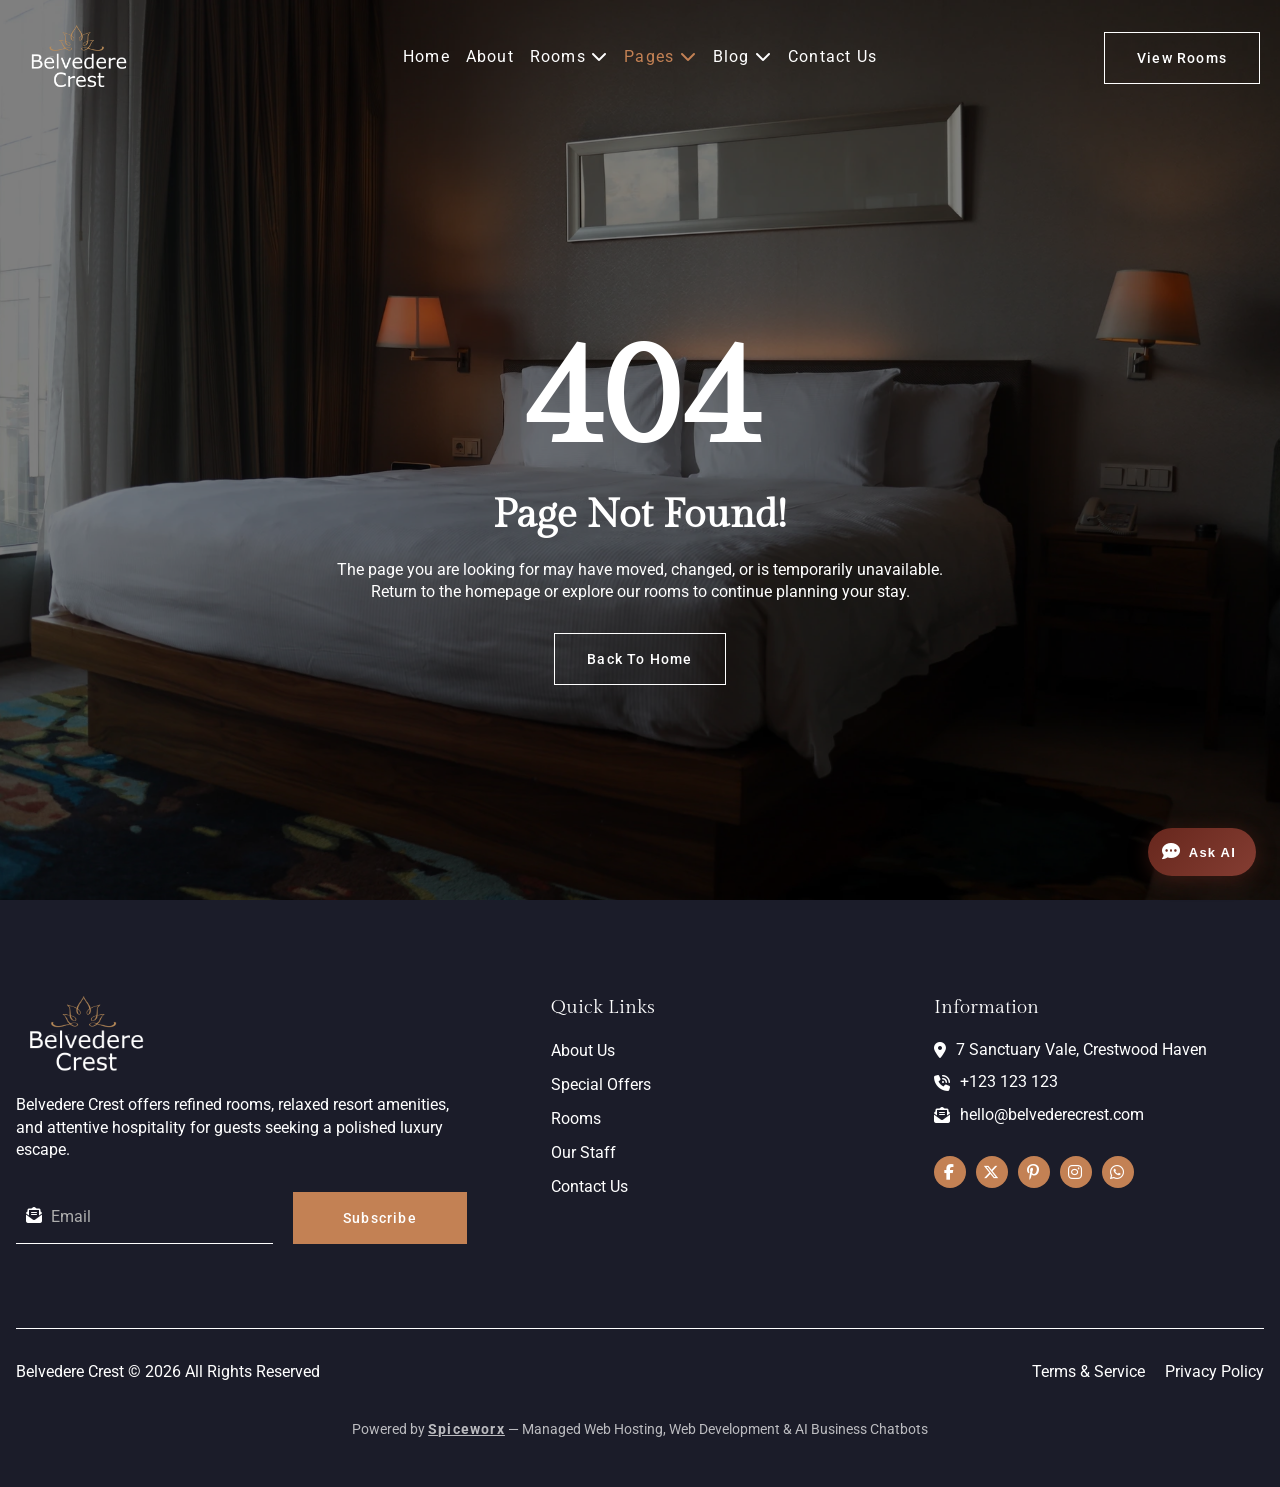
<file: 404-page.html>
<!DOCTYPE html>
<html lang="en">
<head>
    <meta charset="UTF-8">
    <meta name="viewport" content="width=device-width, initial-scale=1.0">
    <title>404 Page - Belvedere Crest - Luxury Hotel & Resort</title>
    <meta name="description" content="The page you're looking for isn't available. Return to Belvedere Crest's homepage or browse our luxury rooms and special offers.">
    <meta name="robots" content="noindex, follow">
    <meta property="og:type" content="website">
    <meta property="og:title" content="Page Not Found - Belvedere Crest">
    <meta property="og:description" content="The page you're looking for may have moved. Return to Belvedere Crest's homepage to continue planning your stay.">
    <meta property="og:image" content="assets/images/Logo.png">
    <link rel="stylesheet" href="assets/css/main.css">
    <link rel="stylesheet" href="assets/css/responsive.css">
</head>
<body>
    <!-- Header Section -->
    <header>
        <div class="navbar-container">
            <div class="hero-container">
                <nav class="navbar navbar-expand-lg">
                    <div class="navbar-nav-container">
                
                    <!-- Logo Container -->
                    <div class="logo-container">
                        <a class="navbar-brand fw-bold" href="index.html">
                            <img src="assets/images/Logo.png" alt="Belvedere Crest" class="img-fluid">
                        </a>
                    </div>
                
                    <!-- Nav Link Container -->
                    <div class="nav-link-container">
                        <div class="collapse navbar-collapse" id="navbarNav">
                            <ul class="navbar-nav mx-auto">
                                <li class="nav-item">
                                    <a class="nav-link" href="index.html">Home</a>
                                </li>
                                <li class="nav-item">
                                    <a class="nav-link" href="about.html">About</a>
                                </li>
                                <li class="nav-item dropdown">
                                    <a class="nav-link dropdown-toggle" href="rooms.html" role="button" data-bs-toggle="dropdown"
                                        aria-expanded="false">
                                        Rooms <i class="fa-solid fa-chevron-down"></i>
                                    </a>
                                    <ul class="dropdown-menu">
                                        <li><a class="dropdown-item" href="rooms.html">Rooms</a></li>
                                        <li><a class="dropdown-item" href="rooms-detail.html">Room Detail</a></li>
                                    </ul>
                                </li>
                                <li class="nav-item dropdown">
                                    <a class="nav-link dropdown-toggle" href="special-offers.html" role="button" data-bs-toggle="dropdown"
                                        aria-expanded="false">
                                        Pages <i class="fa-solid fa-chevron-down"></i>
                                    </a>
                                    <ul class="dropdown-menu">
                                        <li><a class="dropdown-item" href="special-offers.html">Special Offers</a></li>
                                        <li><a class="dropdown-item" href="staff.html">Staff</a></li>
                                        <li><a class="dropdown-item" href="faq.html">FAQs</a></li>
                                        <li><a class="dropdown-item" href="404-page.html">404 Page</a></li>
                                    </ul>
                                </li>
                                <li class="nav-item dropdown">
                                    <a class="nav-link dropdown-toggle" href="blog.html" role="button" data-bs-toggle="dropdown"
                                        aria-expanded="false">
                                        Blog <i class="fa-solid fa-chevron-down"></i>
                                    </a>
                                    <ul class="dropdown-menu">
                                        <li><a class="dropdown-item" href="blog.html">Blog Archive</a></li>
                                        <li><a class="dropdown-item" href="single-post.html">Single Post</a></li>
                                    </ul>
                                </li>
                                <li class="nav-item">
                                    <a class="nav-link" href="contact.html">Contact Us</a>
                                </li>
                            </ul>
                        </div>
                    </div>
            
                    <button class="nav-btn" type="button" data-bs-toggle="collapse" data-bs-target="#navbarNav"
                        aria-controls="navbarNav" aria-expanded="false" aria-label="Toggle navigation">
                        <i class="fa-solid fa-bars-staggered"></i>
                    </button>
                
                    <!-- Navbar Social Container -->
                    <div class="navbar-cta-container">
                        <div>
                            <a href="rooms.html" class="btn btn-outline-primary">View Rooms</a>
                        </div>
                    </div>
                
                    </div>
                </nav>
            </div>
        </div>
    </header>

    <!-- Sidebar Section -->
    <aside>
        <div class="sidebar-overlay"></div>
        <div class="sidebar">
            <div class="sidebar-header">
                <button class="close-btn"><span>X</span></button>
            </div>
            <ul class="sidebar-menu">
                <li><a href="index.html">Home</a></li>
                <li><a href="about.html">About</a></li>
                <li class="sidebar-dropdown">
                    <div class="dropdown-header">
                        <a href="rooms.html">Rooms</a>
                        <button class="sidebar-dropdown-btn"><i class="fa-solid fa-angle-down"></i></button>
                    </div>
                    <ul class="sidebar-dropdown-menu">
                        <li><a href="rooms.html">Rooms</a></li>
                        <li><a href="rooms-detail.html">Room Detail</a></li>
                    </ul>
                </li>         
                        
                <li class="sidebar-dropdown">
                    <div class="dropdown-header">
                        <a href="special-offers.html">Pages</a>
                        <button class="sidebar-dropdown-btn"><i class="fa-solid fa-angle-down"></i></button>
                    </div>
                    <ul class="sidebar-dropdown-menu">
                        <li><a href="special-offers.html">Special Offers</a></li>
                        <li><a href="staff.html">Staff</a></li>
                        <li><a href="faq.html">FAQs</a></li>
                        <li><a href="404-page.html">404 Page</a></li>
                    </ul>
                </li>
                <li class="sidebar-dropdown">
                    <div class="dropdown-header">
                        <a href="blog.html">Blog</a>
                        <button class="sidebar-dropdown-btn"><i class="fa-solid fa-angle-down"></i></button>
                    </div>
                    <ul class="sidebar-dropdown-menu">
                        <li><a href="blog.html">Blog Archive</a></li>
                        <li><a href="single-post.html">Single Post</a></li>
                    </ul>
                </li>
                <li class="below-dropdown"><a href="contact.html">Contact Us</a></li>
            </ul>
        </div>
    </aside>

    <!-- Main Section -->
    <main>
        <!-- Banner 404 Section -->
        <section class="section banner-notfound">
            <div class="hero-container">
                <div class="notfound-content-container">
                    <span class="notfound-content-title">
                        404
                    </span>
                    <h2>Page Not Found!</h2>
                    <p class="notfound-content-description">
                        The page you are looking for may have moved, changed, or is temporarily unavailable. Return to the homepage or explore our rooms to continue planning your stay.
                    </p>
                    <div>
                        <a href="index.html" class="btn btn-outline-primary">
                            Back To Home
                        </a>
                    </div>
                </div>
            </div>
        </section>
    </main>

    <!-- Footer Section -->
    <footer>
        <section class="section footer-container">
            <div class="hero-container">
                <div class="d-flex flex-column gspace-2">
                    <div class="footer-content-grid">
                        <div class="footer-title-container">
                            <div class="image-container footer-logo">
                                <img src="assets/images/Logo.png" alt="Belvedere Crest">
                            </div>
                            <p class="accent-primary">Belvedere Crest offers refined rooms, relaxed resort amenities, and attentive hospitality for guests seeking a polished luxury escape.</p>
                            <div id="newsletter-success" class="alert success hidden">
                                <span class="check-icon"><i class="fa-solid fa-2xl fa-check"></i></span>
                                <p class="text-center">Thank you! Form submitted successfully.</p>
                            </div>
                        
                            <div id="newsletter-error" class="alert error hidden">
                                <span class="cross-icon"><i class="fa-solid fa-2xl fa-xmark"></i></span>
                                <p class="text-center">Oops! Form submission failed. Please try again.</p>
                            </div>
                            <form id="newsletter-form" action="#" class="form" method="post">
                                <div class="input-wrapper">
                                    <i class="input-icon fa-solid fa-envelope-open-text"></i>
                                    <input type="email" id="newsletter" placeholder="Email">
                                </div>
                                <button type="submit" class="btn btn-accent btn-white-hover">Subscribe</button>
                            </form>
                        </div>

                        <div class="footer-quick-links-container">
                            <h4>Quick Links</h4>
                            <ul class="footer-list">
                                <li><a href="about.html" class="footer-quick-links">About Us</a></li>
                                <li><a href="special-offers.html" class="footer-quick-links">Special Offers</a></li>
                                <li><a href="rooms.html" class="footer-quick-links">Rooms</a></li>
                                <li><a href="staff.html" class="footer-quick-links">Our Staff</a></li>
                                <li><a href="contact.html" class="footer-quick-links">Contact Us</a></li>
                            </ul>
                        </div>

                        <div class="footer-information-container">
                            <h4>Information</h4>
                            <ul class="footer-list">
                                <li>
                                    <div class="footer-info-item">
                                        <i class="fa-solid fa-location-dot footer-info-icon"></i>
                                        <p class="footer-info-text">7 Sanctuary Vale, Crestwood Haven</p>
                                    </div>
                                </li>
                                <li>
                                    <div class="footer-info-item">
                                        <i class="fa-solid fa-phone-volume footer-info-icon"></i>
                                        <p class="footer-info-text">+123 123 123</p>
                                    </div>
                                </li>
                                <li>
                                    <div class="footer-info-item">
                                        <i class="fa-solid fa-envelope-open-text footer-info-icon"></i>
                                        <p class="footer-info-text">hello@belvederecrest.com</p>
                                    </div>
                                </li>
                            </ul>
                            <div class="d-flex flex-row align-items-center gspace-1">
                                <a href="#" class="footer-icon">
                                    <i class="fa-brands fa-facebook-f"></i>
                                </a>
                                <a href="#" class="footer-icon">
                                    <i class="fa-brands fa-x-twitter"></i>
                                </a>
                                <a href="#" class="footer-icon">
                                    <i class="fa-brands fa-pinterest-p"></i>
                                </a>
                                <a href="#" class="footer-icon">
                                    <i class="fa-brands fa-instagram"></i>
                                </a>
                                <a href="#" class="footer-icon">
                                    <i class="fa-brands fa-whatsapp"></i>
                                </a>
                            </div>
                        </div>
                    </div>
                    <div class="footer-copyright-container">
                        <span class="copyright-text">
                            Belvedere Crest © <span id="copyright-year"></span> All Rights Reserved
                        </span>
                        <div class="d-flex flex-row gspace-2 align-items-center justify-content-end">
                            <a href="contact.html" class="legalink-text">
                                Terms & Service
                            </a>
                            <a href="contact.html" class="legalink-text">
                                Privacy Policy
                            </a>
                        </div>
                    </div>
                    <div class="powered-by-container">
                        <p class="powered-by-text">Powered by <a href="https://spiceworx.com" target="_blank" rel="noopener noreferrer" class="powered-by-link">Spiceworx</a> — Managed Web Hosting, Web Development &amp; AI Business Chatbots</p>
                    </div>
                </div>
            </div>
        </section>
    </footer>


    <!-- Chat Widget -->
    <button id="floatingChatBtn" aria-label="Open AI Concierge">
        <span class="fcb_icon" aria-hidden="true"><i class="fa-solid fa-comment-dots"></i></span>
        <span id="floatingChatLabel">Ask AI</span>
    </button>
    <div id="chatOverlay">
        <div id="chatPanel">
            <div id="chatPanelHeader">
                <div id="chatAvatarWrap">
                    <div id="chatAvatar"><img src="/assets/images/chat-image.png" alt="Belvedere Crest"></div>
                    <div id="chatOnlineDot"></div>
                </div>
                <div id="chatHeaderText">
                    <span id="chatPanelTitle">Belvedere Crest AI Concierge</span>
                    <span id="chatHeaderSub">Ask about rooms, offers, and guest services</span>
                </div>
                <button id="closeChatBtn" aria-label="Close">&#10005;</button>
            </div>
            <iframe id="chatFrame" src="" title="AI Concierge" frameborder="0" allowtransparency="true"></iframe>
        </div>
    </div>
    <link rel="stylesheet" href="/assets/css/chat-widget.css">
    <script src="/assets/js/chat-widget.js"></script>

    <!-- Script -->
    <script src="assets/js/vendor/jquery.min.js"></script>
    <script src="assets/js/vendor/bootstrap.bundle.min.js"></script>
    <script src="assets/js/vendor/flatpickr.min.js"></script>
    <script src="assets/js/vendor/swiper-bundle.min.js"></script>
    <script src="assets/js/vendor/odometer.js"></script>
    <script src="assets/js/vendor/isotope.pkgd.min.js"></script>
    <script src="assets/js/vendor/fslightbox.js"></script>
    <script src="assets/js/submit-form.js"></script>
    <script src="assets/js/swiper-script.js"></script>
    <script src="assets/js/swiper-script.js"></script>
    <script src="assets/js/script.js"></script>
</body>
</html>
</file>
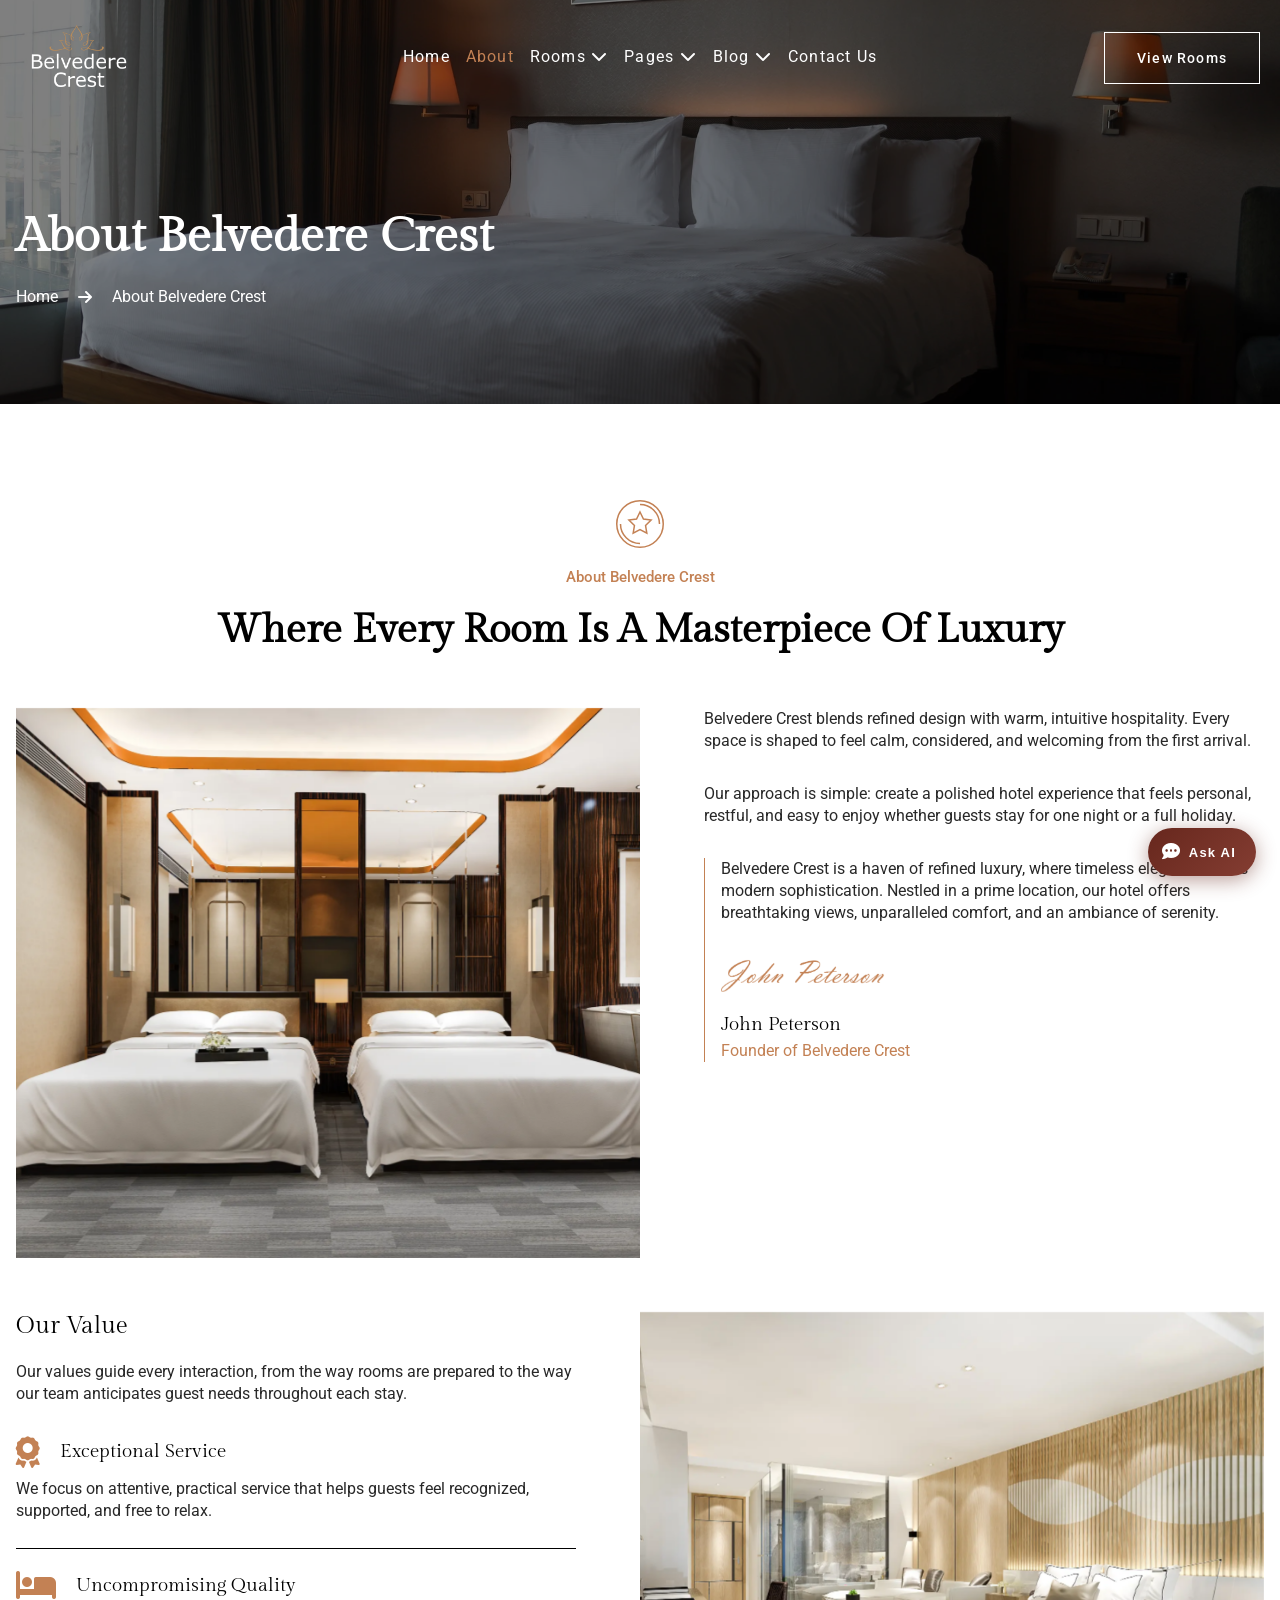
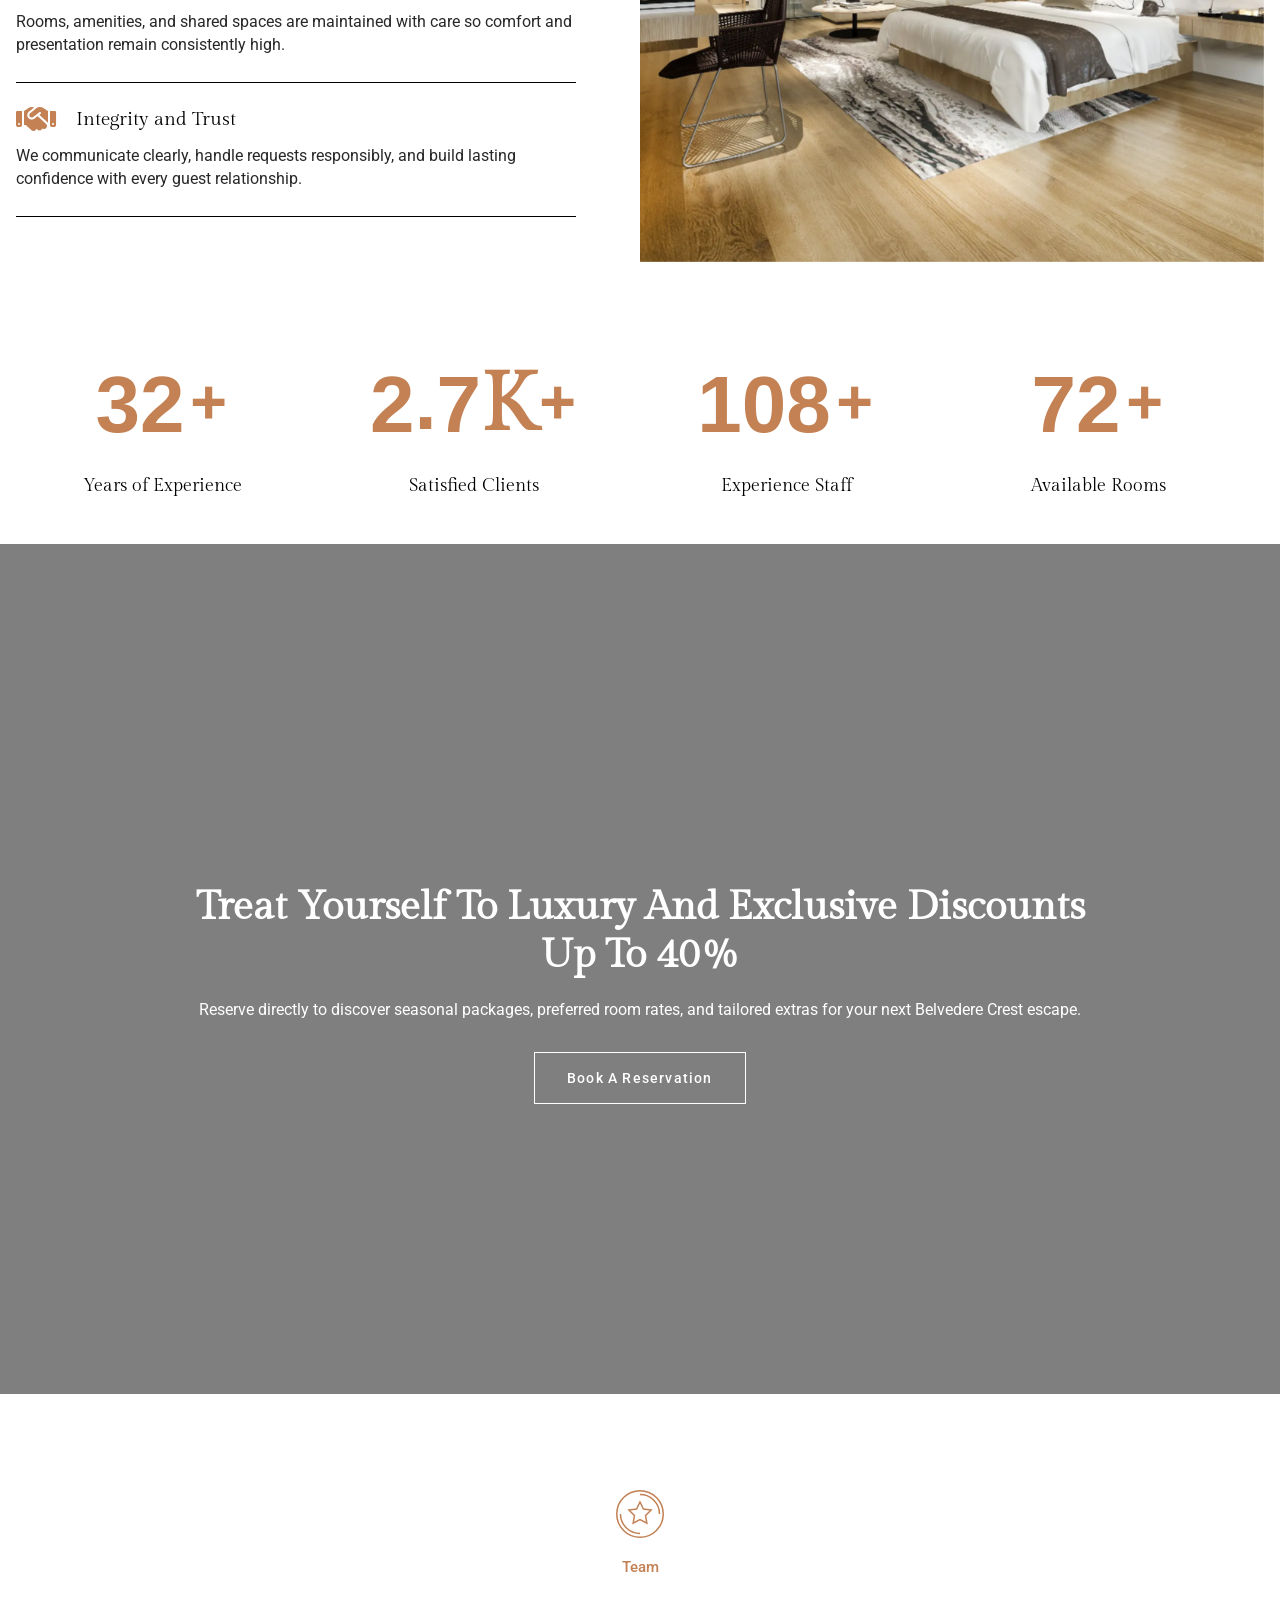
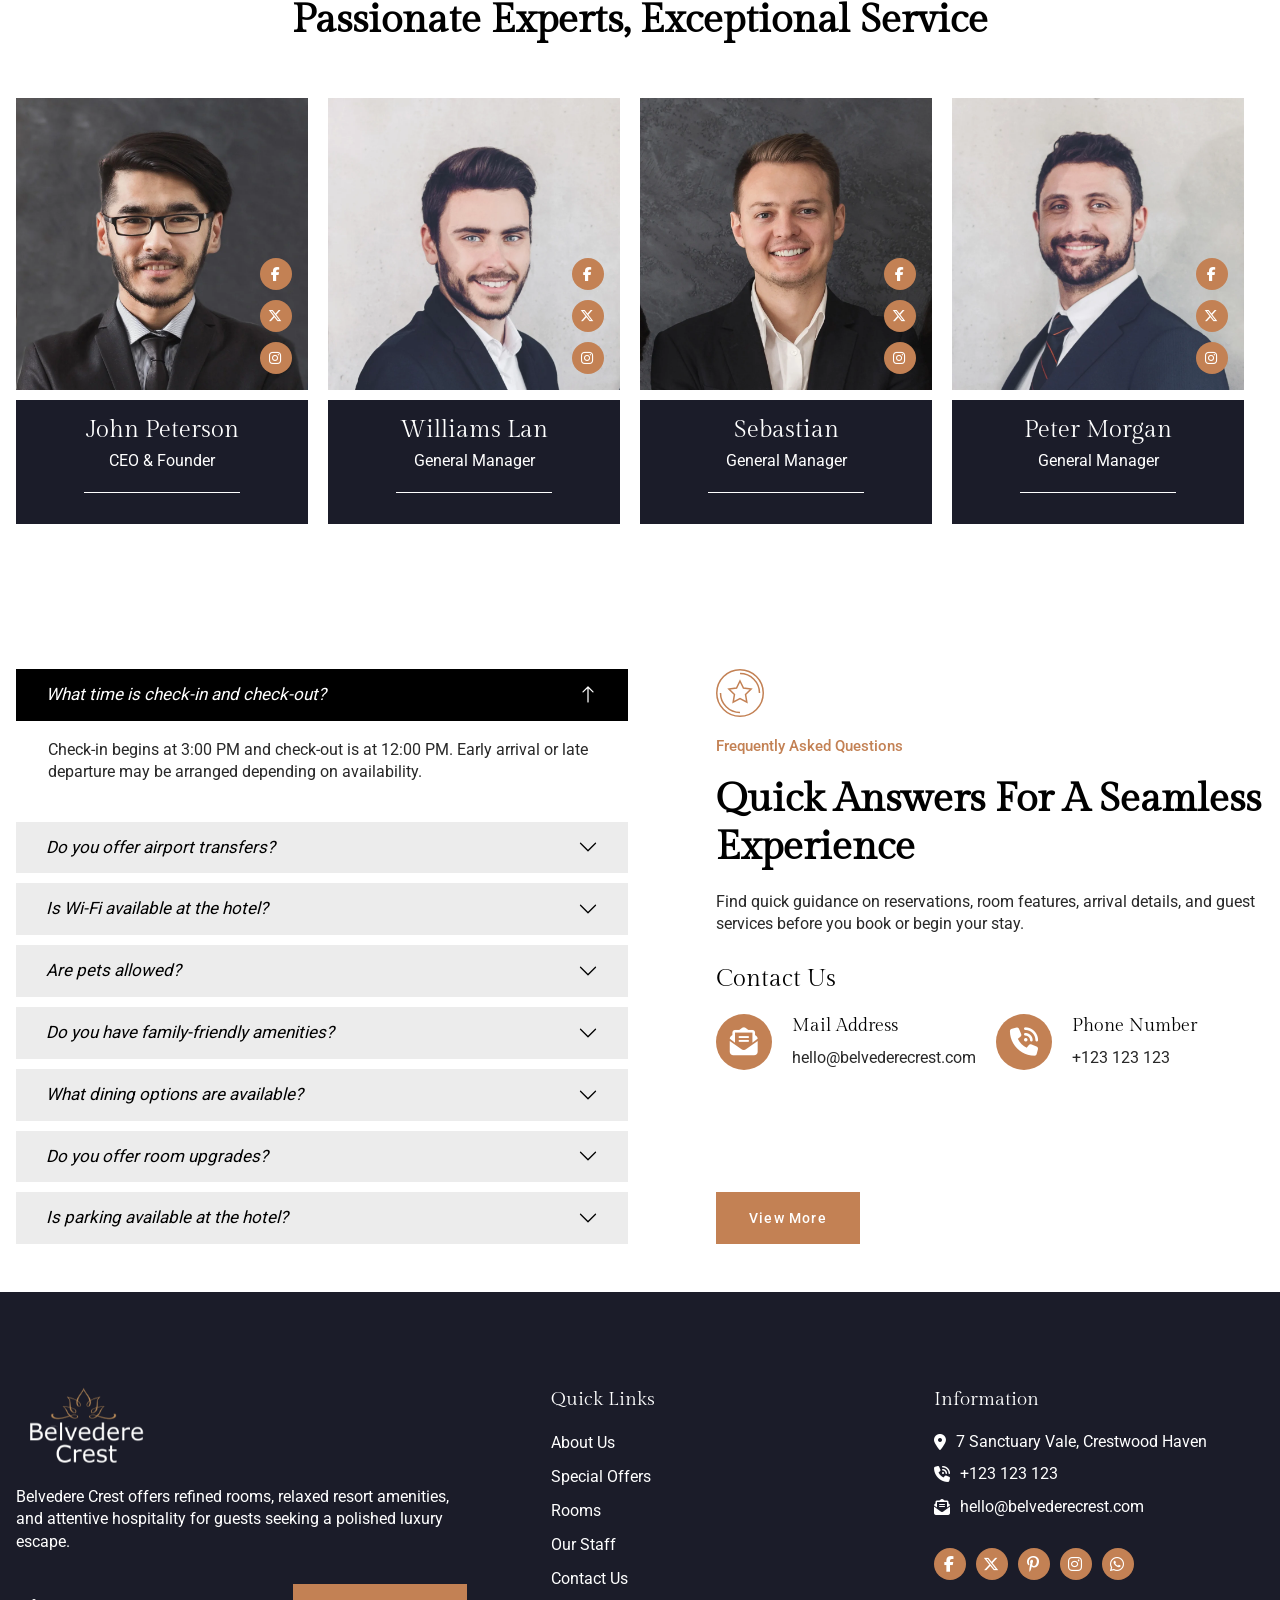
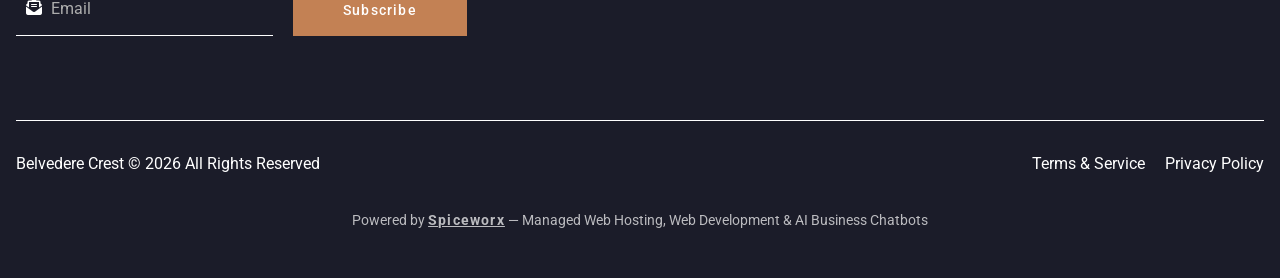
<file: about.html>
<!DOCTYPE html>
<html lang="en">
<head>
    <meta charset="UTF-8">
    <meta name="viewport" content="width=device-width, initial-scale=1.0">
    <title>About - Belvedere Crest - Luxury Hotel & Resort</title>
    <meta name="description" content="Discover the story, values, and hospitality team behind Belvedere Crest — a luxury retreat built on exceptional service, uncompromising quality, and integrity.">
    <meta property="og:type" content="website">
    <meta property="og:title" content="About Belvedere Crest - Luxury Hotel & Resort">
    <meta property="og:description" content="Learn about Belvedere Crest's philosophy, values, and hospitality team, and what makes our luxury retreat different.">
    <meta property="og:image" content="assets/images/Logo.png">
    <link rel="stylesheet" href="assets/css/main.css">
    <link rel="stylesheet" href="assets/css/responsive.css">
</head>
<body>
    <!-- Header Section -->
    <header>
        <div class="navbar-container">
            <div class="hero-container">
                <nav class="navbar navbar-expand-lg">
                    <div class="navbar-nav-container">
                
                    <!-- Logo Container -->
                    <div class="logo-container">
                        <a class="navbar-brand fw-bold" href="index.html">
                            <img src="assets/images/Logo.png" alt="Belvedere Crest" class="img-fluid">
                        </a>
                    </div>
                
                    <!-- Nav Link Container -->
                    <div class="nav-link-container">
                        <div class="collapse navbar-collapse" id="navbarNav">
                            <ul class="navbar-nav mx-auto">
                                <li class="nav-item">
                                    <a class="nav-link" href="index.html">Home</a>
                                </li>
                                <li class="nav-item">
                                    <a class="nav-link" href="about.html">About</a>
                                </li>
                                <li class="nav-item dropdown">
                                    <a class="nav-link dropdown-toggle" href="rooms.html" role="button" data-bs-toggle="dropdown"
                                        aria-expanded="false">
                                        Rooms <i class="fa-solid fa-chevron-down"></i>
                                    </a>
                                    <ul class="dropdown-menu">
                                        <li><a class="dropdown-item" href="rooms.html">Rooms</a></li>
                                        <li><a class="dropdown-item" href="rooms-detail.html">Room Detail</a></li>
                                    </ul>
                                </li>
                                <li class="nav-item dropdown">
                                    <a class="nav-link dropdown-toggle" href="special-offers.html" role="button" data-bs-toggle="dropdown"
                                        aria-expanded="false">
                                        Pages <i class="fa-solid fa-chevron-down"></i>
                                    </a>
                                    <ul class="dropdown-menu">
                                        <li><a class="dropdown-item" href="special-offers.html">Special Offers</a></li>
                                        <li><a class="dropdown-item" href="staff.html">Staff</a></li>
                                        <li><a class="dropdown-item" href="faq.html">FAQs</a></li>
                                        <li><a class="dropdown-item" href="404-page.html">404 Page</a></li>
                                    </ul>
                                </li>
                                <li class="nav-item dropdown">
                                    <a class="nav-link dropdown-toggle" href="blog.html" role="button" data-bs-toggle="dropdown"
                                        aria-expanded="false">
                                        Blog <i class="fa-solid fa-chevron-down"></i>
                                    </a>
                                    <ul class="dropdown-menu">
                                        <li><a class="dropdown-item" href="blog.html">Blog Archive</a></li>
                                        <li><a class="dropdown-item" href="single-post.html">Single Post</a></li>
                                    </ul>
                                </li>
                                <li class="nav-item">
                                    <a class="nav-link" href="contact.html">Contact Us</a>
                                </li>
                            </ul>
                        </div>
                    </div>
            
                    <button class="nav-btn" type="button" data-bs-toggle="collapse" data-bs-target="#navbarNav"
                        aria-controls="navbarNav" aria-expanded="false" aria-label="Toggle navigation">
                        <i class="fa-solid fa-bars-staggered"></i>
                    </button>
                
                    <!-- Navbar Social Container -->
                    <div class="navbar-cta-container">
                        <div>
                            <a href="rooms.html" class="btn btn-outline-primary">View Rooms</a>
                        </div>
                    </div>
                
                    </div>
                </nav>
            </div>
        </div>
    </header>

    <!-- Sidebar Section -->
    <aside>
        <div class="sidebar-overlay"></div>
        <div class="sidebar">
            <div class="sidebar-header">
                <button class="close-btn"><span>X</span></button>
            </div>
            <ul class="sidebar-menu">
                <li><a href="index.html">Home</a></li>
                <li><a href="about.html">About</a></li>
                <li class="sidebar-dropdown">
                    <div class="dropdown-header">
                        <a href="rooms.html">Rooms</a>
                        <button class="sidebar-dropdown-btn"><i class="fa-solid fa-angle-down"></i></button>
                    </div>
                    <ul class="sidebar-dropdown-menu">
                        <li><a href="rooms.html">Rooms</a></li>
                        <li><a href="rooms-detail.html">Room Detail</a></li>
                    </ul>
                </li>         
                        
                <li class="sidebar-dropdown">
                    <div class="dropdown-header">
                        <a href="special-offers.html">Pages</a>
                        <button class="sidebar-dropdown-btn"><i class="fa-solid fa-angle-down"></i></button>
                    </div>
                    <ul class="sidebar-dropdown-menu">
                        <li><a href="special-offers.html">Special Offers</a></li>
                        <li><a href="staff.html">Staff</a></li>
                        <li><a href="faq.html">FAQs</a></li>
                        <li><a href="404-page.html">404 Page</a></li>
                    </ul>
                </li>
                <li class="sidebar-dropdown">
                    <div class="dropdown-header">
                        <a href="blog.html">Blog</a>
                        <button class="sidebar-dropdown-btn"><i class="fa-solid fa-angle-down"></i></button>
                    </div>
                    <ul class="sidebar-dropdown-menu">
                        <li><a href="blog.html">Blog Archive</a></li>
                        <li><a href="single-post.html">Single Post</a></li>
                    </ul>
                </li>
                <li class="below-dropdown"><a href="contact.html">Contact Us</a></li>
            </ul>
        </div>
    </aside>

    <!-- Main Section -->
    <main>
        <!-- Banner Inner Section -->
        <section class="section banner-inner">
            <div class="hero-container">
                <div class="banner-inner-container">
                    <h1 class="banner-inner-title">About Belvedere Crest</h1>
                    <nav class="belvedere-breadcrumb">
                        <a href="index.html" class="breadcrumb-item">Home</a>
                        <i class="fa-solid fa-arrow-right breadcrumb-separator"></i>
                        <a href="about.html" class="breadcrumb-item">About Belvedere Crest</a>
                    </nav>
                </div>
            </div>
        </section>

        <!-- About Our Value & Philosophy Section -->
        <section class="section">
            <div class="hero-container">
                <div class="d-flex flex-column gspace-2">
                    <div class="heading-content-container heading-center">
                        <div class="sub-heading-icon">
                            <svg
                                viewBox="0 0 64 64"
                                xmlns="http://www.w3.org/2000/svg"
                                aria-hidden="true"
                                focusable="false"
                                >
                                <g fill="none" stroke="currentColor" stroke-width="2" transform="translate(1 1)">
                                    <circle cx="31" cy="31" r="31"></circle>
                                    <path d="M31,57 C16.6,57 5,45.4 5,31"></path>
                                    <path d="M31,5 C45.4,5 57,16.6 57,31"></path>
                                    <path d="M31,15 L35.6,24.3 L45.8,25.7 L38.4,33 L40.1,43.1 L31,38.3 L21.9,43.1 L23.6,33 L16.2,25.7 L26.4,24.3 L31,15 Z"></path>
                                </g>
                            </svg>
                        </div>
                        <span class="sub-heading">About Belvedere Crest</span>
                        <h2 class="animation-box anim-normal anim-delay-sm" data-animation="fade-up">Where Every Room is a Masterpiece of Luxury</h2>
                    </div>

                    <div class="section-content-spacer"></div>

                    <div class="about-philosophy-container">
                        <div class="image-container about-philosophy-image">
                            <img src="assets/images/3d-rendering-luxury-bedroom-suite-in-resort-hotel-2023-11-27-05-34-51-utc_result.webp" alt="About Philosophy Image">
                        </div>
                        <div class="about-philosophy-content">
                            <p>Belvedere Crest blends refined design with warm, intuitive hospitality. Every space is shaped to feel calm, considered, and welcoming from the first arrival.</p>
                            <p>Our approach is simple: create a polished hotel experience that feels personal, restful, and easy to enjoy whether guests stay for one night or a full holiday.</p>
                            <div class="about-philosophy-quote">
                                <p>Belvedere Crest is a haven of refined luxury, where timeless elegance meets modern sophistication. Nestled in a prime location, our hotel offers breathtaking views, unparalleled comfort, and an ambiance of serenity.</p>
                                <div class="image-container animation-box anim-fast anim-delay-none" data-animation="fade-right">
                                    <img src="assets/images/Signature1.webp" alt="Signature" class="signature-img">
                                </div>
                                <div class="d-flex flex-column gap-1 animation-box anim-normal anim-delay-sm" data-animation="fade-right">
                                    <h4>John Peterson</h4>
                                    <p class="accent-color mb-0">Founder of Belvedere Crest</p>
                                </div>
                            </div>
                        </div>
                    </div>
                    <div class="section-content-spacer"></div>
                    <div class="about-value-container">
                        <div class="about-value-content">
                            <h3>Our Value</h3>
                            <p>Our values guide every interaction, from the way rooms are prepared to the way our team anticipates guest needs throughout each stay.</p>
                            <div class="about-value-list">
                                <div class="d-flex flex-row gspace-2 align-items-center">
                                    <i class="fa-solid fa-award about-value-icon"></i>
                                    <h4>Exceptional Service</h4>
                                </div>
                                <p>We focus on attentive, practical service that helps guests feel recognized, supported, and free to relax.</p>
                            </div>
                            <div class="about-value-list">
                                <div class="d-flex flex-row gspace-2 align-items-center">
                                    <i class="fa-solid fa-bed about-value-icon"></i>
                                    <h4>Uncompromising Quality</h4>
                                </div>
                                <p>Rooms, amenities, and shared spaces are maintained with care so comfort and presentation remain consistently high.</p>
                            </div>
                            <div class="about-value-list">
                                <div class="d-flex flex-row gspace-2 align-items-center">
                                    <i class="fa-solid fa-handshake about-value-icon"></i>
                                    <h4>Integrity and Trust</h4>
                                </div>
                                <p>We communicate clearly, handle requests responsibly, and build lasting confidence with every guest relationship.</p>
                            </div>
                        </div>
                        <div class="image-container about-value-image">
                            <img src="assets/images/3d-rendering-modern-luxury-bedroom-suite-and-bathr-2023-11-27-05-27-08-utc_result.webp" alt="About Value Image">
                        </div>
                    </div>
                </div>
            </div>
        </section>

        <!-- Rating Section -->
        <section class="section-py-medium">
            <div class="hero-container">
                <div class="row row-cols-lg-4 row-cols-md-2 row-cols-1 grid-spacer-2 w-100">
                    <div class="col">
                        <div class="rating-box animation-box anim-normal anim-delay-sm" data-animation="fade-in">
                            <div class="rating-counter-container">
                                <span class="rating-counter odometer" data-raw-value="32">0</span>
                                <span class="rating-suffix odometer-suffix"></span>
                                <span class="rating-detail odometer-detail">+</span>
                            </div>                                              
                            <h5 class="rating-title">Years of Experience</h5>
                        </div>
                    </div>
                    <div class="col">
                        <div class="rating-box animation-box anim-normal anim-delay-sm" data-animation="fade-in">
                            <div class="rating-counter-container">
                                <span class="rating-counter odometer" data-raw-value="2700">0</span>
                                <span class="rating-suffix odometer-suffix"></span>
                                <span class="rating-detail">+</span>
                            </div>                                              
                            <h5 class="rating-title">Satisfied Clients</h5>
                        </div>
                    </div>
                    <div class="col">
                        <div class="rating-box animation-box anim-normal anim-delay-sm" data-animation="fade-in">
                            <div class="rating-counter-container">
                                <span class="rating-counter odometer" data-raw-value="108">0</span>
                                <span class="rating-suffix odometer-suffix"></span>
                                <span class="rating-detail">+</span>
                            </div>                                              
                            <h5 class="rating-title">Experience Staff</h5>
                        </div>
                    </div>
                    <div class="col">
                        <div class="rating-box animation-box anim-normal anim-delay-sm" data-animation="fade-in">
                            <div class="rating-counter-container">
                                <span class="rating-counter odometer" data-raw-value="72">0</span>
                                <span class="rating-suffix odometer-suffix"></span>
                                <span class="rating-detail">+</span>
                            </div>                                              
                            <h5 class="rating-title">Available Rooms</h5>
                        </div>
                    </div>
                </div>
            </div>
        </section>

        <!-- Booking CTA Section -->
        <section class="section booking-cta-banner">
            <div class="hero-container">
                <div class="booking-cta-container">
                    <h2 class="accent-primary animation-box anim-fast anim-delay-none" data-animation="fade-up">Treat Yourself to Luxury and Exclusive Discounts Up to 40%</h2>
                    <p class="accent-primary animation-box anim-normal anim-delay-sm" data-animation="fade-up">Reserve directly to discover seasonal packages, preferred room rates, and tailored extras for your next Belvedere Crest escape.</p>
                    <div class="animation-box anim-slow anim-delay-md" data-animation="fade-in">
                        <a href="contact.html" class="btn btn-outline-primary">Book A Reservation</a>
                    </div>
                </div>
            </div>
        </section>

        <!-- Team Section -->
        <section class="section">
            <div class="hero-container">
                <div class="d-flex flex-column gspace-2">
                    <div class="heading-content-container heading-center">
                        <div class="sub-heading-icon">
                            <svg
                                viewBox="0 0 64 64"
                                xmlns="http://www.w3.org/2000/svg"
                                aria-hidden="true"
                                focusable="false"
                                >
                                <g fill="none" stroke="currentColor" stroke-width="2" transform="translate(1 1)">
                                    <circle cx="31" cy="31" r="31"></circle>
                                    <path d="M31,57 C16.6,57 5,45.4 5,31"></path>
                                    <path d="M31,5 C45.4,5 57,16.6 57,31"></path>
                                    <path d="M31,15 L35.6,24.3 L45.8,25.7 L38.4,33 L40.1,43.1 L31,38.3 L21.9,43.1 L23.6,33 L16.2,25.7 L26.4,24.3 L31,15 Z"></path>
                                </g>
                            </svg>
                        </div>
                        <span class="sub-heading">Team</span>
                        <h2 class="animation-box anim-normal anim-delay-sm" data-animation="fade-up">Passionate Experts, Exceptional Service</h2>
                    </div>
                    <div class="section-content-spacer"></div>

                    <div class="row row-cols-lg-4 row-cols-md-2 row-cols-1 grid-spacer-2 w-100">
                        <div class="col">
                            <div class="team-layout animation-box anim-fast anim-delay-none" data-animation="fade-up">
                                <div class="image-container team-image">
                                    <img src="assets/images/T7-1024x1024.webp" alt="team image">
                                    <div class="team-social-icon-box">
                                        <a href="https://www.facebook.com" class="team-social-icon">
                                            <i class="fa-brands fa-facebook-f"></i>
                                        </a>
                                        <a href="https://x.com" class="team-social-icon">
                                            <i class="fa-brands fa-x-twitter"></i>
                                        </a>
                                        <a href="https://www.instagram.com" class="team-social-icon">
                                            <i class="fa-brands fa-instagram"></i>
                                        </a>
                                    </div>
                                </div>
                                <div class="team-content">
                                    <h3>John Peterson</h3>
                                    <p class="accent-primary mb-0">CEO & Founder</p>
                                    <div class="team-underline"></div>
                                </div>
                            </div>
                        </div>
                        <div class="col">
                            <div class="team-layout animation-box anim-normal anim-delay-sm" data-animation="fade-up">
                                <div class="image-container team-image">
                                    <img src="assets/images/T6-1024x1024.webp" alt="team image">
                                    <div class="team-social-icon-box">
                                        <a href="https://www.facebook.com" class="team-social-icon">
                                            <i class="fa-brands fa-facebook-f"></i>
                                        </a>
                                        <a href="https://x.com" class="team-social-icon">
                                            <i class="fa-brands fa-x-twitter"></i>
                                        </a>
                                        <a href="https://www.instagram.com" class="team-social-icon">
                                            <i class="fa-brands fa-instagram"></i>
                                        </a>
                                    </div>
                                </div>
                                <div class="team-content">
                                    <h3>Williams Lan</h3>
                                    <p class="accent-primary mb-0">General Manager</p>
                                    <div class="team-underline"></div>
                                </div>
                            </div>
                        </div>
                        <div class="col">
                            <div class="team-layout animation-box anim-slow anim-delay-md" data-animation="fade-up">
                                <div class="image-container team-image">
                                    <img src="assets/images/T5-1024x1024.webp" alt="team image">
                                    <div class="team-social-icon-box">
                                        <a href="https://www.facebook.com" class="team-social-icon">
                                            <i class="fa-brands fa-facebook-f"></i>
                                        </a>
                                        <a href="https://x.com" class="team-social-icon">
                                            <i class="fa-brands fa-x-twitter"></i>
                                        </a>
                                        <a href="https://www.instagram.com" class="team-social-icon">
                                            <i class="fa-brands fa-instagram"></i>
                                        </a>
                                    </div>
                                </div>
                                <div class="team-content">
                                    <h3>Sebastian</h3>
                                    <p class="accent-primary mb-0">General Manager</p>
                                    <div class="team-underline"></div>
                                </div>
                            </div>
                        </div>
                        <div class="col">
                            <div class="team-layout animation-box anim-normal anim-delay-sm" data-animation="fade-up">
                                <div class="image-container team-image">
                                    <img src="assets/images/T4-1024x1024.webp" alt="team image">
                                    <div class="team-social-icon-box">
                                        <a href="https://www.facebook.com" class="team-social-icon">
                                            <i class="fa-brands fa-facebook-f"></i>
                                        </a>
                                        <a href="https://x.com" class="team-social-icon">
                                            <i class="fa-brands fa-x-twitter"></i>
                                        </a>
                                        <a href="https://www.instagram.com" class="team-social-icon">
                                            <i class="fa-brands fa-instagram"></i>
                                        </a>
                                    </div>
                                </div>
                                <div class="team-content">
                                    <h3>Peter Morgan</h3>
                                    <p class="accent-primary mb-0">General Manager</p>
                                    <div class="team-underline"></div>
                                </div>
                            </div>
                        </div>
                    </div>
                </div>
            </div>
        </section>

        <!-- FAQs Section -->
        <section class="section">
            <div class="hero-container">
                <div class="row row-cols-md-2 row-cols-1 grid-spacer-0">
                    <div class="col order-2 order-md-1">
                        <div class="accordion d-flex flex-column gspace-1 animation-box anim-normal anim-delay-sm" data-animation="fade-left" id="faqAccordion1">
                            <div class="accordion-item">
                                <h2 class="accordion-header">
                                    <button class="accordion-button" type="button" data-bs-toggle="collapse"
                                        data-bs-target="#faq1" aria-expanded="false" aria-controls="faq1">
                                        What time is check-in and check-out?
                                    </button>
                                </h2>
                                <div id="faq1" class="accordion-collapse collapse show"
                                    data-bs-parent="#faqAccordion1">
                                    <div class="accordion-body">
                                        <p>
                                            Check-in begins at 3:00 PM and check-out is at 12:00 PM. Early arrival or late departure may be arranged depending on availability.
                                        </p>
                                    </div>
                                </div>
                            </div>
                            <div class="accordion-item">
                                <h2 class="accordion-header">
                                    <button class="accordion-button collapsed" type="button"
                                        data-bs-toggle="collapse" data-bs-target="#faq2" aria-expanded="true"
                                        aria-controls="faq2">
                                        Do you offer airport transfers?
                                    </button>
                                </h2>
                                <div id="faq2" class="accordion-collapse collapse" data-bs-parent="#faqAccordion1">
                                    <div class="accordion-body">
                                        <p>
                                            Yes. Private airport transfers can be arranged in advance through our reservations team for a smooth arrival and departure.
                                        </p>
                                    </div>
                                </div>
                            </div>
                            <div class="accordion-item">
                                <h2 class="accordion-header">
                                    <button class="accordion-button collapsed" type="button"
                                        data-bs-toggle="collapse" data-bs-target="#faq3" aria-expanded="false"
                                        aria-controls="faq3">
                                        Is Wi-Fi available at the hotel?
                                    </button>
                                </h2>
                                <div id="faq3" class="accordion-collapse collapse" data-bs-parent="#faqAccordion1">
                                    <div class="accordion-body">
                                        <p>
                                            Complimentary high-speed Wi-Fi is available throughout guest rooms, public lounges, dining areas, and event spaces.
                                        </p>
                                    </div>
                                </div>
                            </div>
                            <div class="accordion-item">
                                <h2 class="accordion-header">
                                    <button class="accordion-button collapsed" type="button"
                                        data-bs-toggle="collapse" data-bs-target="#faq4" aria-expanded="false"
                                        aria-controls="faq4">
                                        Are pets allowed?
                                    </button>
                                </h2>
                                <div id="faq4" class="accordion-collapse collapse" data-bs-parent="#faqAccordion1">
                                    <div class="accordion-body">
                                        <p>
                                            Pets are not generally permitted, with the exception of service animals. Please contact the hotel before arrival for assistance.
                                        </p>
                                    </div>
                                </div>
                            </div>
                            <div class="accordion-item">
                                <h2 class="accordion-header">
                                    <button class="accordion-button collapsed" type="button" data-bs-toggle="collapse"
                                        data-bs-target="#faq5" aria-expanded="false" aria-controls="faq5">
                                        Do you have family-friendly amenities?
                                    </button>
                                </h2>
                                <div id="faq5" class="accordion-collapse collapse"
                                    data-bs-parent="#faqAccordion1">
                                    <div class="accordion-body">
                                        <p>
                                            Yes. Families can enjoy larger rooms, breakfast options, pool access, and support from our team for practical travel needs.
                                        </p>
                                    </div>
                                </div>
                            </div>
                            <div class="accordion-item">
                                <h2 class="accordion-header">
                                    <button class="accordion-button collapsed" type="button"
                                        data-bs-toggle="collapse" data-bs-target="#faq6" aria-expanded="true"
                                        aria-controls="faq6">
                                        What dining options are available?
                                    </button>
                                </h2>
                                <div id="faq6" class="accordion-collapse collapse" data-bs-parent="#faqAccordion1">
                                    <div class="accordion-body">
                                        <p>
                                            Guests can enjoy daily breakfast, in-room dining, and seasonal menus highlighting polished comfort dishes and local inspiration.
                                        </p>
                                    </div>
                                </div>
                            </div>
                            <div class="accordion-item">
                                <h2 class="accordion-header">
                                    <button class="accordion-button collapsed" type="button"
                                        data-bs-toggle="collapse" data-bs-target="#faq7" aria-expanded="false"
                                        aria-controls="faq7">
                                        Do you offer room upgrades?
                                    </button>
                                </h2>
                                <div id="faq7" class="accordion-collapse collapse" data-bs-parent="#faqAccordion1">
                                    <div class="accordion-body">
                                        <p>
                                            Room upgrades may be available at check-in or by request before arrival, depending on room availability and travel dates.
                                        </p>
                                    </div>
                                </div>
                            </div>
                            <div class="accordion-item">
                                <h2 class="accordion-header">
                                    <button class="accordion-button collapsed" type="button"
                                        data-bs-toggle="collapse" data-bs-target="#faq8" aria-expanded="false"
                                        aria-controls="faq8">
                                        Is parking available at the hotel?
                                    </button>
                                </h2>
                                <div id="faq8" class="accordion-collapse collapse" data-bs-parent="#faqAccordion1">
                                    <div class="accordion-body">
                                        <p>
                                            Parking is available for hotel guests. For special vehicle arrangements or extended stays, please contact the front desk.
                                        </p>
                                    </div>
                                </div>
                            </div>
                        </div>
                    </div>
                    <div class="col order-1 order-md-2">
                        <div class="faq-content-container">
                            <div class="heading-content-container">
                                <div class="sub-heading-icon">
                                    <svg
                                        viewBox="0 0 64 64"
                                        xmlns="http://www.w3.org/2000/svg"
                                        aria-hidden="true"
                                        focusable="false"
                                        >
                                        <g fill="none" stroke="currentColor" stroke-width="2" transform="translate(1 1)">
                                            <circle cx="31" cy="31" r="31"></circle>
                                            <path d="M31,57 C16.6,57 5,45.4 5,31"></path>
                                            <path d="M31,5 C45.4,5 57,16.6 57,31"></path>
                                            <path d="M31,15 L35.6,24.3 L45.8,25.7 L38.4,33 L40.1,43.1 L31,38.3 L21.9,43.1 L23.6,33 L16.2,25.7 L26.4,24.3 L31,15 Z"></path>
                                        </g>
                                    </svg>
                                </div>
                                <span class="sub-heading">Frequently Asked Questions</span>
                                <h2 class="animation-box anim-normal anim-delay-sm" data-animation="fade-up">Quick Answers for a Seamless Experience</h2>
                                <p class="heading-excerpt">Find quick guidance on reservations, room features, arrival details, and guest services before you book or begin your stay.</p>
                                <h3>Contact Us</h3>
                                <div class="d-flex flex-column flex-lg-row gspace-2 align-items-start align-items-lg-center">
                                    <div class="contact-icon-box">
                                        <div class="contact-icon">
                                            <i class="fa-solid fa-envelope-open-text"></i>
                                        </div>
                                        <div class="d-flex flex-column gspace-1">
                                            <h5>Mail Address</h5>
                                            <p class="m-0">hello@belvederecrest.com</p>
                                        </div>
                                    </div>
                                    <div class="contact-icon-box">
                                        <div class="contact-icon">
                                            <i class="fa-solid fa-phone-volume"></i>
                                        </div>
                                        <div class="d-flex flex-column gspace-1">
                                            <h5>Phone Number</h5>
                                            <p class="m-0">+123 123 123</p>
                                        </div>
                                    </div>
                                </div>
                            </div>

                            <div>
                                <a href="faq.html" class="btn btn-accent">View More</a>
                            </div>
                            
                        </div>
                    </div>
                </div>
            </div>
        </section>
    </main>

    <!-- Footer Section -->
    <footer>
        <section class="section footer-container">
            <div class="hero-container">
                <div class="d-flex flex-column gspace-2">
                    <div class="footer-content-grid">
                        <div class="footer-title-container">
                            <div class="image-container footer-logo">
                                <img src="assets/images/Logo.png" alt="Belvedere Crest">
                            </div>
                            <p class="accent-primary">Belvedere Crest offers refined rooms, relaxed resort amenities, and attentive hospitality for guests seeking a polished luxury escape.</p>
                            <div id="newsletter-success" class="alert success hidden">
                                <span class="check-icon"><i class="fa-solid fa-2xl fa-check"></i></span>
                                <p class="text-center">Thank you! Form submitted successfully.</p>
                            </div>
                        
                            <div id="newsletter-error" class="alert error hidden">
                                <span class="cross-icon"><i class="fa-solid fa-2xl fa-xmark"></i></span>
                                <p class="text-center">Oops! Form submission failed. Please try again.</p>
                            </div>
                            <form id="newsletter-form" action="#" class="form" method="post">
                                <div class="input-wrapper">
                                    <i class="input-icon fa-solid fa-envelope-open-text"></i>
                                    <input type="email" id="newsletter" placeholder="Email">
                                </div>
                                <button type="submit" class="btn btn-accent btn-white-hover">Subscribe</button>
                            </form>
                        </div>

                        <div class="footer-quick-links-container">
                            <h4>Quick Links</h4>
                            <ul class="footer-list">
                                <li><a href="about.html" class="footer-quick-links">About Us</a></li>
                                <li><a href="special-offers.html" class="footer-quick-links">Special Offers</a></li>
                                <li><a href="rooms.html" class="footer-quick-links">Rooms</a></li>
                                <li><a href="staff.html" class="footer-quick-links">Our Staff</a></li>
                                <li><a href="contact.html" class="footer-quick-links">Contact Us</a></li>
                            </ul>
                        </div>

                        <div class="footer-information-container">
                            <h4>Information</h4>
                            <ul class="footer-list">
                                <li>
                                    <div class="footer-info-item">
                                        <i class="fa-solid fa-location-dot footer-info-icon"></i>
                                        <p class="footer-info-text">7 Sanctuary Vale, Crestwood Haven</p>
                                    </div>
                                </li>
                                <li>
                                    <div class="footer-info-item">
                                        <i class="fa-solid fa-phone-volume footer-info-icon"></i>
                                        <p class="footer-info-text">+123 123 123</p>
                                    </div>
                                </li>
                                <li>
                                    <div class="footer-info-item">
                                        <i class="fa-solid fa-envelope-open-text footer-info-icon"></i>
                                        <p class="footer-info-text">hello@belvederecrest.com</p>
                                    </div>
                                </li>
                            </ul>
                            <div class="d-flex flex-row align-items-center gspace-1">
                                <a href="#" class="footer-icon">
                                    <i class="fa-brands fa-facebook-f"></i>
                                </a>
                                <a href="#" class="footer-icon">
                                    <i class="fa-brands fa-x-twitter"></i>
                                </a>
                                <a href="#" class="footer-icon">
                                    <i class="fa-brands fa-pinterest-p"></i>
                                </a>
                                <a href="#" class="footer-icon">
                                    <i class="fa-brands fa-instagram"></i>
                                </a>
                                <a href="#" class="footer-icon">
                                    <i class="fa-brands fa-whatsapp"></i>
                                </a>
                            </div>
                        </div>
                    </div>
                    <div class="footer-copyright-container">
                        <span class="copyright-text">
                            Belvedere Crest © <span id="copyright-year"></span> All Rights Reserved
                        </span>
                        <div class="d-flex flex-row gspace-2 align-items-center justify-content-end">
                            <a href="contact.html" class="legalink-text">
                                Terms & Service
                            </a>
                            <a href="contact.html" class="legalink-text">
                                Privacy Policy
                            </a>
                        </div>
                    </div>
                    <div class="powered-by-container">
                        <p class="powered-by-text">Powered by <a href="https://spiceworx.com" target="_blank" rel="noopener noreferrer" class="powered-by-link">Spiceworx</a> — Managed Web Hosting, Web Development &amp; AI Business Chatbots</p>
                    </div>
                </div>
            </div>
        </section>
    </footer>


    <!-- Chat Widget -->
    <button id="floatingChatBtn" aria-label="Open AI Concierge">
        <span class="fcb_icon" aria-hidden="true"><i class="fa-solid fa-comment-dots"></i></span>
        <span id="floatingChatLabel">Ask AI</span>
    </button>
    <div id="chatOverlay">
        <div id="chatPanel">
            <div id="chatPanelHeader">
                <div id="chatAvatarWrap">
                    <div id="chatAvatar"><img src="/assets/images/chat-image.png" alt="Belvedere Crest"></div>
                    <div id="chatOnlineDot"></div>
                </div>
                <div id="chatHeaderText">
                    <span id="chatPanelTitle">Belvedere Crest AI Concierge</span>
                    <span id="chatHeaderSub">Ask about rooms, offers, and guest services</span>
                </div>
                <button id="closeChatBtn" aria-label="Close">&#10005;</button>
            </div>
            <iframe id="chatFrame" src="" title="AI Concierge" frameborder="0" allowtransparency="true"></iframe>
        </div>
    </div>
    <link rel="stylesheet" href="/assets/css/chat-widget.css">
    <script src="/assets/js/chat-widget.js"></script>

    <!-- Script -->
    <script src="assets/js/vendor/jquery.min.js"></script>
    <script src="assets/js/vendor/bootstrap.bundle.min.js"></script>
    <script src="assets/js/vendor/flatpickr.min.js"></script>
    <script src="assets/js/vendor/swiper-bundle.min.js"></script>
    <script src="assets/js/vendor/odometer.js"></script>
    <script src="assets/js/vendor/isotope.pkgd.min.js"></script>
    <script src="assets/js/vendor/fslightbox.js"></script>
    <script src="assets/js/submit-form.js"></script>
    <script src="assets/js/swiper-script.js"></script>
    <script src="assets/js/script.js"></script>
</body>
</html>
</file>
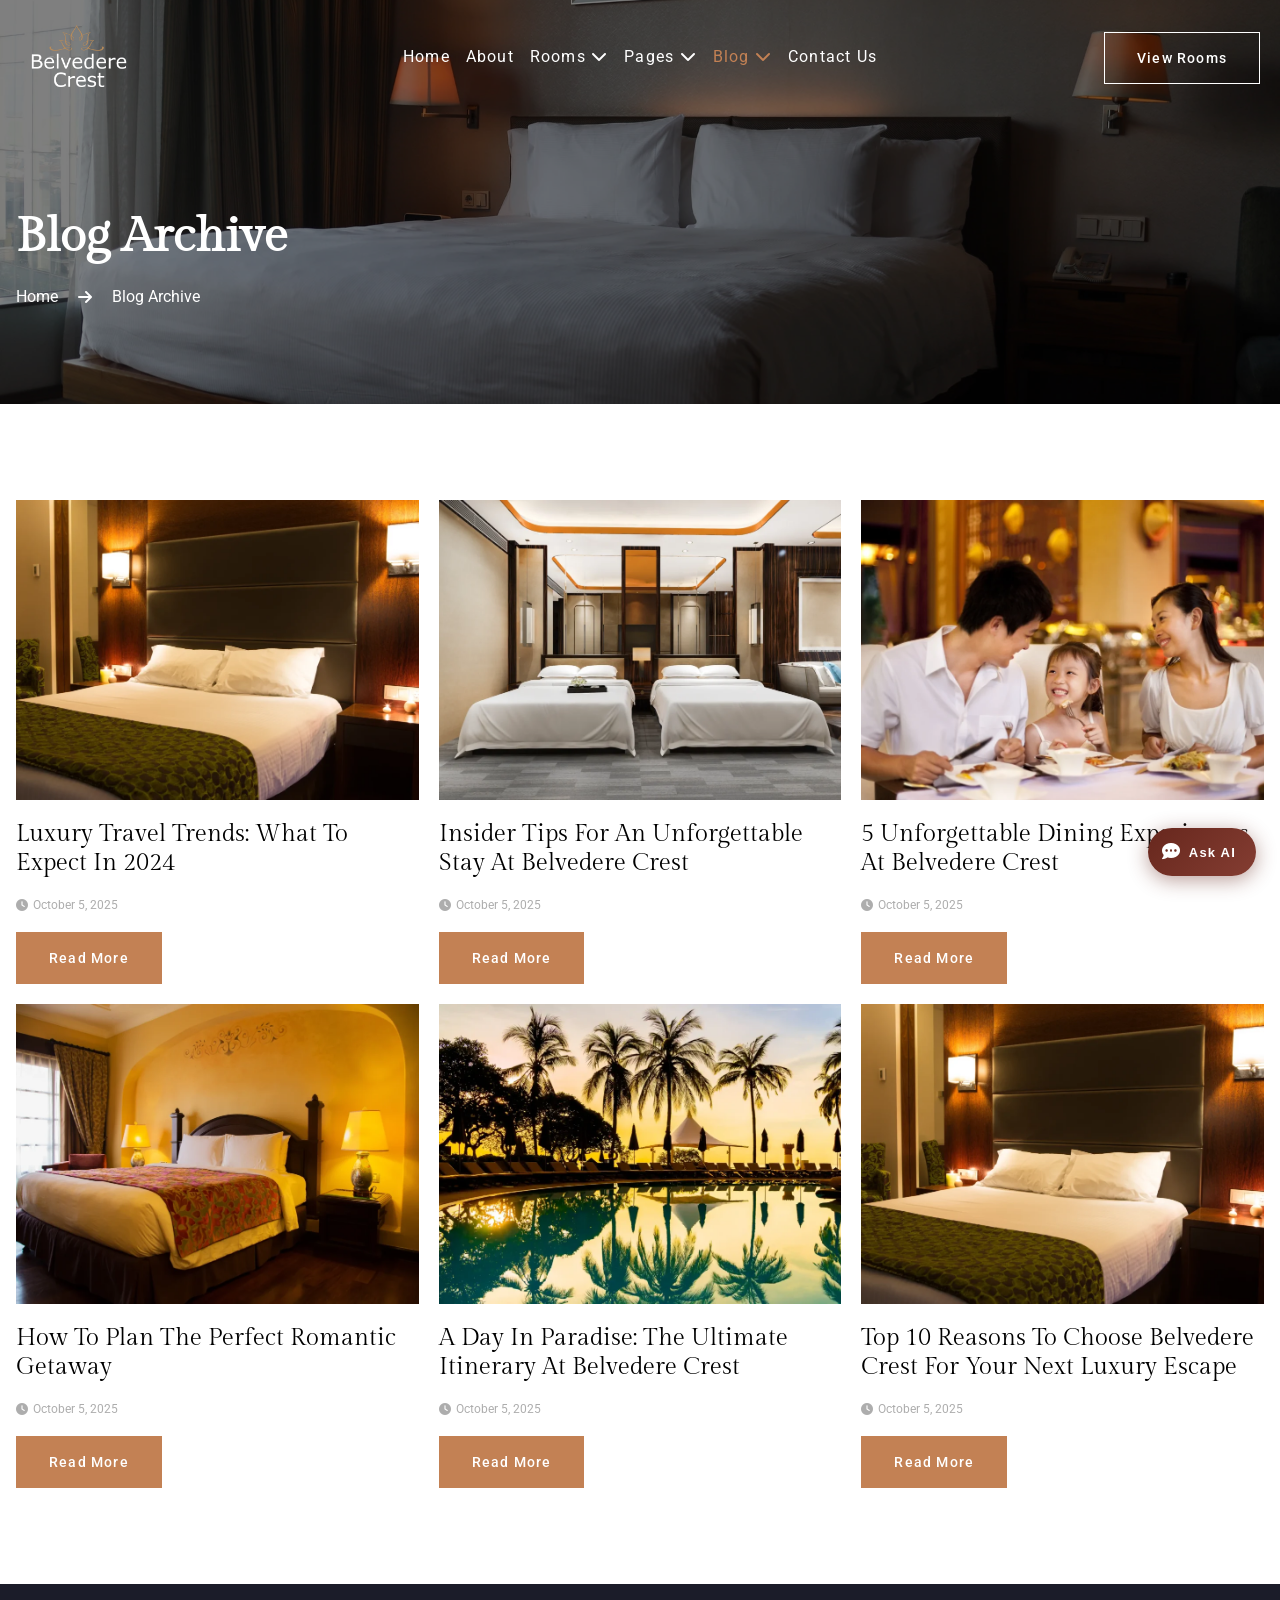
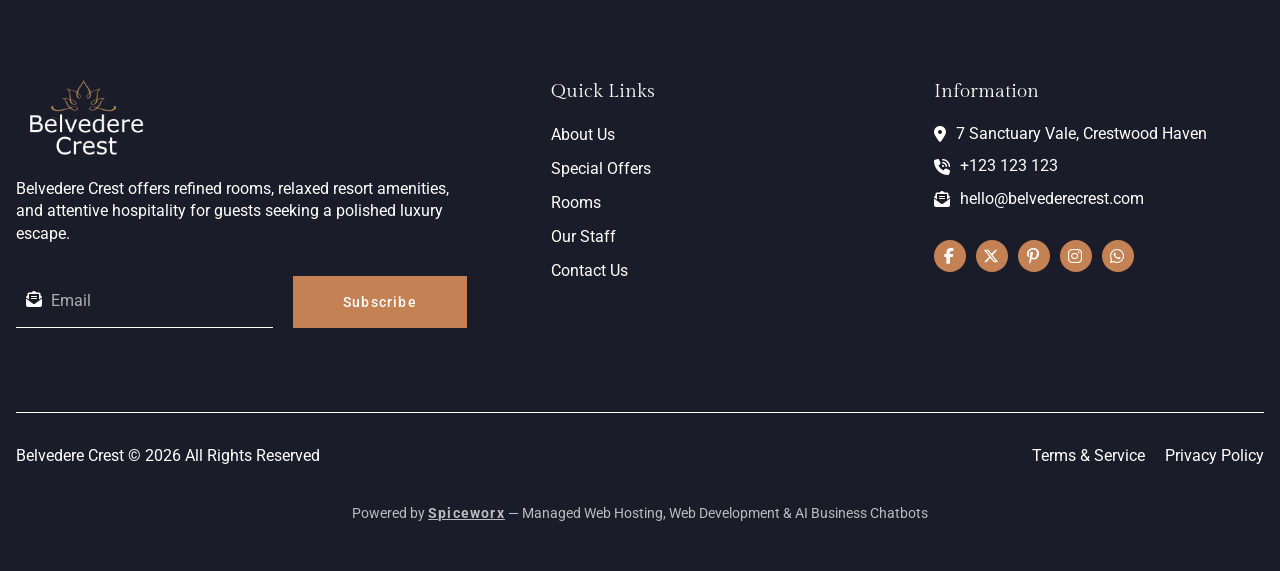
<file: blog.html>
<!DOCTYPE html>
<html lang="en">
<head>
    <meta charset="UTF-8">
    <meta name="viewport" content="width=device-width, initial-scale=1.0">
    <title>Blog Archive - Belvedere Crest - Luxury Hotel & Resort</title>
    <meta name="description" content="Explore travel inspiration, dining guides, and insider tips for planning your next luxury escape at Belvedere Crest.">
    <meta property="og:type" content="website">
    <meta property="og:title" content="Blog - Belvedere Crest - Luxury Hotel & Resort">
    <meta property="og:description" content="Travel tips, dining guides, and getaway inspiration from Belvedere Crest.">
    <meta property="og:image" content="assets/images/Logo.png">
    <link rel="stylesheet" href="assets/css/main.css">
    <link rel="stylesheet" href="assets/css/responsive.css">
</head>
<body>
    <!-- Header Section -->
    <header>
        <div class="navbar-container">
            <div class="hero-container">
                <nav class="navbar navbar-expand-lg">
                    <div class="navbar-nav-container">
                
                    <!-- Logo Container -->
                    <div class="logo-container">
                        <a class="navbar-brand fw-bold" href="index.html">
                            <img src="assets/images/Logo.png" alt="Belvedere Crest" class="img-fluid">
                        </a>
                    </div>
                
                    <!-- Nav Link Container -->
                    <div class="nav-link-container">
                        <div class="collapse navbar-collapse" id="navbarNav">
                            <ul class="navbar-nav mx-auto">
                                <li class="nav-item">
                                    <a class="nav-link" href="index.html">Home</a>
                                </li>
                                <li class="nav-item">
                                    <a class="nav-link" href="about.html">About</a>
                                </li>
                                <li class="nav-item dropdown">
                                    <a class="nav-link dropdown-toggle" href="rooms.html" role="button" data-bs-toggle="dropdown"
                                        aria-expanded="false">
                                        Rooms <i class="fa-solid fa-chevron-down"></i>
                                    </a>
                                    <ul class="dropdown-menu">
                                        <li><a class="dropdown-item" href="rooms.html">Rooms</a></li>
                                        <li><a class="dropdown-item" href="rooms-detail.html">Room Detail</a></li>
                                    </ul>
                                </li>
                                <li class="nav-item dropdown">
                                    <a class="nav-link dropdown-toggle" href="special-offers.html" role="button" data-bs-toggle="dropdown"
                                        aria-expanded="false">
                                        Pages <i class="fa-solid fa-chevron-down"></i>
                                    </a>
                                    <ul class="dropdown-menu">
                                        <li><a class="dropdown-item" href="special-offers.html">Special Offers</a></li>
                                        <li><a class="dropdown-item" href="staff.html">Staff</a></li>
                                        <li><a class="dropdown-item" href="faq.html">FAQs</a></li>
                                        <li><a class="dropdown-item" href="404-page.html">404 Page</a></li>
                                    </ul>
                                </li>
                                <li class="nav-item dropdown">
                                    <a class="nav-link dropdown-toggle" href="blog.html" role="button" data-bs-toggle="dropdown"
                                        aria-expanded="false">
                                        Blog <i class="fa-solid fa-chevron-down"></i>
                                    </a>
                                    <ul class="dropdown-menu">
                                        <li><a class="dropdown-item" href="blog.html">Blog Archive</a></li>
                                        <li><a class="dropdown-item" href="single-post.html">Single Post</a></li>
                                    </ul>
                                </li>
                                <li class="nav-item">
                                    <a class="nav-link" href="contact.html">Contact Us</a>
                                </li>
                            </ul>
                        </div>
                    </div>
            
                    <button class="nav-btn" type="button" data-bs-toggle="collapse" data-bs-target="#navbarNav"
                        aria-controls="navbarNav" aria-expanded="false" aria-label="Toggle navigation">
                        <i class="fa-solid fa-bars-staggered"></i>
                    </button>
                
                    <!-- Navbar Social Container -->
                    <div class="navbar-cta-container">
                        <div>
                            <a href="rooms.html" class="btn btn-outline-primary">View Rooms</a>
                        </div>
                    </div>
                
                    </div>
                </nav>
            </div>
        </div>
    </header>

    <!-- Sidebar Section -->
    <aside>
        <div class="sidebar-overlay"></div>
        <div class="sidebar">
            <div class="sidebar-header">
                <button class="close-btn"><span>X</span></button>
            </div>
            <ul class="sidebar-menu">
                <li><a href="index.html">Home</a></li>
                <li><a href="about.html">About</a></li>
                <li class="sidebar-dropdown">
                    <div class="dropdown-header">
                        <a href="rooms.html">Rooms</a>
                        <button class="sidebar-dropdown-btn"><i class="fa-solid fa-angle-down"></i></button>
                    </div>
                    <ul class="sidebar-dropdown-menu">
                        <li><a href="rooms.html">Rooms</a></li>
                        <li><a href="rooms-detail.html">Room Detail</a></li>
                    </ul>
                </li>         
                        
                <li class="sidebar-dropdown">
                    <div class="dropdown-header">
                        <a href="special-offers.html">Pages</a>
                        <button class="sidebar-dropdown-btn"><i class="fa-solid fa-angle-down"></i></button>
                    </div>
                    <ul class="sidebar-dropdown-menu">
                        <li><a href="special-offers.html">Special Offers</a></li>
                        <li><a href="staff.html">Staff</a></li>
                        <li><a href="faq.html">FAQs</a></li>
                        <li><a href="404-page.html">404 Page</a></li>
                    </ul>
                </li>
                <li class="sidebar-dropdown">
                    <div class="dropdown-header">
                        <a href="blog.html">Blog</a>
                        <button class="sidebar-dropdown-btn"><i class="fa-solid fa-angle-down"></i></button>
                    </div>
                    <ul class="sidebar-dropdown-menu">
                        <li><a href="blog.html">Blog Archive</a></li>
                        <li><a href="single-post.html">Single Post</a></li>
                    </ul>
                </li>
                <li class="below-dropdown"><a href="contact.html">Contact Us</a></li>
            </ul>
        </div>
    </aside>

    <!-- Main Section -->
    <main>
        <!-- Banner Inner Section -->
        <section class="section banner-inner">
            <div class="hero-container">
                <div class="banner-inner-container">
                    <h1 class="banner-inner-title">Blog Archive</h1>
                    <nav class="belvedere-breadcrumb">
                        <a href="index.html" class="breadcrumb-item">Home</a>
                        <i class="fa-solid fa-arrow-right breadcrumb-separator"></i>
                        <a href="blog.html" class="breadcrumb-item">Blog Archive</a>
                    </nav>
                </div>
            </div>
        </section>

        <!-- Blog Section -->
        <section class="section-py-large">
            <div class="hero-container">
                <div class="row row-cols-lg-3 row-cols-md-2 row-cols-1 grid-spacer-2 animation-box anim-normal anim-delay-sm" data-animation="fade-in">
                    <div class="col">
                        <div class="blog-layout">
                            <div class="image-container blog-image">
                                <img src="assets/images/hotel-room-2024-09-18-00-58-48-utc_result-1024x683.webp" alt="Blog Image">
                            </div>
                            <h3><a href="single-post.html" class="blog-link">Luxury Travel Trends: What to Expect in 2024</a></h3>
                            <div class="blog-meta">
                                <i class="fa-solid fa-clock-four"></i>
                                <span class="blog-meta-title">October 5, 2025</span>
                            </div>
                            <div>
                                <a href="single-post.html" class="btn btn-accent">Read More</a>
                            </div>
                        </div>
                    </div>
                    <div class="col">
                        <div class="blog-layout">
                            <div class="image-container blog-image">
                                <img src="assets/images/3d-rendering-luxury-bedroom-suite-in-resort-hotel-2023-11-27-05-34-51-utc_result-1024x683.webp" alt="Blog Image">
                            </div>
                            <h3><a href="single-post.html" class="blog-link">Insider Tips for an Unforgettable Stay at Belvedere Crest</a></h3>
                            <div class="blog-meta">
                                <i class="fa-solid fa-clock-four"></i>
                                <span class="blog-meta-title">October 5, 2025</span>
                            </div>
                            <div>
                                <a href="single-post.html" class="btn btn-accent">Read More</a>
                            </div>
                        </div>
                    </div>
                    <div class="col">
                        <div class="blog-layout">
                            <div class="image-container blog-image">
                                <img src="assets/images/portrait-of-a-happy-family-on-vacation-2023-11-27-05-06-08-utc_result_11zon-1024x683.webp" alt="Blog Image">
                            </div>
                            <h3><a href="single-post.html" class="blog-link">5 Unforgettable Dining Experiences at Belvedere Crest</a></h3>
                            <div class="blog-meta">
                                <i class="fa-solid fa-clock-four"></i>
                                <span class="blog-meta-title">October 5, 2025</span>
                            </div>
                            <div>
                                <a href="single-post.html" class="btn btn-accent">Read More</a>
                            </div>
                        </div>
                    </div>
                    <div class="col">
                        <div class="blog-layout">
                            <div class="image-container blog-image">
                                <img src="assets/images/traditional-master-bedroom-2023-11-27-05-29-34-utc_result-1024x683.webp" alt="Blog Image">
                            </div>
                            <h3><a href="single-post.html" class="blog-link">How to Plan the Perfect Romantic Getaway</a></h3>
                            <div class="blog-meta">
                                <i class="fa-solid fa-clock-four"></i>
                                <span class="blog-meta-title">October 5, 2025</span>
                            </div>
                            <div>
                                <a href="single-post.html" class="btn btn-accent">Read More</a>
                            </div>
                        </div>
                    </div>
                    <div class="col">
                        <div class="blog-layout">
                            <div class="image-container blog-image">
                                <img src="assets/images/silhouette-coconut-palm-tree-around-swimming-pool-2024-09-18-06-35-19-utc_result-1024x683.webp" alt="Blog Image">
                            </div>
                            <h3><a href="single-post.html" class="blog-link">A Day in Paradise: The Ultimate Itinerary at Belvedere Crest</a></h3>
                            <div class="blog-meta">
                                <i class="fa-solid fa-clock-four"></i>
                                <span class="blog-meta-title">October 5, 2025</span>
                            </div>
                            <div>
                                <a href="single-post.html" class="btn btn-accent">Read More</a>
                            </div>
                        </div>
                    </div>
                    <div class="col">
                        <div class="blog-layout">
                            <div class="image-container blog-image">
                                <img src="assets/images/hotel-room-2024-09-18-00-58-48-utc_result-1024x683.webp" alt="Blog Image">
                            </div>
                            <h3><a href="single-post.html" class="blog-link">Top 10 Reasons to Choose Belvedere Crest for Your Next Luxury Escape</a></h3>
                            <div class="blog-meta">
                                <i class="fa-solid fa-clock-four"></i>
                                <span class="blog-meta-title">October 5, 2025</span>
                            </div>
                            <div>
                                <a href="single-post.html" class="btn btn-accent">Read More</a>
                            </div>
                        </div>
                    </div>
                </div>
            </div>
        </section>
    </main>

    <!-- Footer Section -->
    <footer>
        <section class="section footer-container">
            <div class="hero-container">
                <div class="d-flex flex-column gspace-2">
                    <div class="footer-content-grid">
                        <div class="footer-title-container">
                            <div class="image-container footer-logo">
                                <img src="assets/images/Logo.png" alt="Belvedere Crest">
                            </div>
                            <p class="accent-primary">Belvedere Crest offers refined rooms, relaxed resort amenities, and attentive hospitality for guests seeking a polished luxury escape.</p>
                            <div id="newsletter-success" class="alert success hidden">
                                <span class="check-icon"><i class="fa-solid fa-2xl fa-check"></i></span>
                                <p class="text-center">Thank you! Form submitted successfully.</p>
                            </div>
                        
                            <div id="newsletter-error" class="alert error hidden">
                                <span class="cross-icon"><i class="fa-solid fa-2xl fa-xmark"></i></span>
                                <p class="text-center">Oops! Form submission failed. Please try again.</p>
                            </div>
                            <form id="newsletter-form" action="#" class="form" method="post">
                                <div class="input-wrapper">
                                    <i class="input-icon fa-solid fa-envelope-open-text"></i>
                                    <input type="email" id="newsletter" placeholder="Email">
                                </div>
                                <button type="submit" class="btn btn-accent btn-white-hover">Subscribe</button>
                            </form>
                        </div>

                        <div class="footer-quick-links-container">
                            <h4>Quick Links</h4>
                            <ul class="footer-list">
                                <li><a href="about.html" class="footer-quick-links">About Us</a></li>
                                <li><a href="special-offers.html" class="footer-quick-links">Special Offers</a></li>
                                <li><a href="rooms.html" class="footer-quick-links">Rooms</a></li>
                                <li><a href="staff.html" class="footer-quick-links">Our Staff</a></li>
                                <li><a href="contact.html" class="footer-quick-links">Contact Us</a></li>
                            </ul>
                        </div>

                        <div class="footer-information-container">
                            <h4>Information</h4>
                            <ul class="footer-list">
                                <li>
                                    <div class="footer-info-item">
                                        <i class="fa-solid fa-location-dot footer-info-icon"></i>
                                        <p class="footer-info-text">7 Sanctuary Vale, Crestwood Haven</p>
                                    </div>
                                </li>
                                <li>
                                    <div class="footer-info-item">
                                        <i class="fa-solid fa-phone-volume footer-info-icon"></i>
                                        <p class="footer-info-text">+123 123 123</p>
                                    </div>
                                </li>
                                <li>
                                    <div class="footer-info-item">
                                        <i class="fa-solid fa-envelope-open-text footer-info-icon"></i>
                                        <p class="footer-info-text">hello@belvederecrest.com</p>
                                    </div>
                                </li>
                            </ul>
                            <div class="d-flex flex-row align-items-center gspace-1">
                                <a href="#" class="footer-icon">
                                    <i class="fa-brands fa-facebook-f"></i>
                                </a>
                                <a href="#" class="footer-icon">
                                    <i class="fa-brands fa-x-twitter"></i>
                                </a>
                                <a href="#" class="footer-icon">
                                    <i class="fa-brands fa-pinterest-p"></i>
                                </a>
                                <a href="#" class="footer-icon">
                                    <i class="fa-brands fa-instagram"></i>
                                </a>
                                <a href="#" class="footer-icon">
                                    <i class="fa-brands fa-whatsapp"></i>
                                </a>
                            </div>
                        </div>
                    </div>
                    <div class="footer-copyright-container">
                        <span class="copyright-text">
                            Belvedere Crest © <span id="copyright-year"></span> All Rights Reserved
                        </span>
                        <div class="d-flex flex-row gspace-2 align-items-center justify-content-end">
                            <a href="contact.html" class="legalink-text">
                                Terms & Service
                            </a>
                            <a href="contact.html" class="legalink-text">
                                Privacy Policy
                            </a>
                        </div>
                    </div>
                    <div class="powered-by-container">
                        <p class="powered-by-text">Powered by <a href="https://spiceworx.com" target="_blank" rel="noopener noreferrer" class="powered-by-link">Spiceworx</a> — Managed Web Hosting, Web Development &amp; AI Business Chatbots</p>
                    </div>
                </div>
            </div>
        </section>
    </footer>


    <!-- Chat Widget -->
    <button id="floatingChatBtn" aria-label="Open AI Concierge">
        <span class="fcb_icon" aria-hidden="true"><i class="fa-solid fa-comment-dots"></i></span>
        <span id="floatingChatLabel">Ask AI</span>
    </button>
    <div id="chatOverlay">
        <div id="chatPanel">
            <div id="chatPanelHeader">
                <div id="chatAvatarWrap">
                    <div id="chatAvatar"><img src="/assets/images/chat-image.png" alt="Belvedere Crest"></div>
                    <div id="chatOnlineDot"></div>
                </div>
                <div id="chatHeaderText">
                    <span id="chatPanelTitle">Belvedere Crest AI Concierge</span>
                    <span id="chatHeaderSub">Ask about rooms, offers, and guest services</span>
                </div>
                <button id="closeChatBtn" aria-label="Close">&#10005;</button>
            </div>
            <iframe id="chatFrame" src="" title="AI Concierge" frameborder="0" allowtransparency="true"></iframe>
        </div>
    </div>
    <link rel="stylesheet" href="/assets/css/chat-widget.css">
    <script src="/assets/js/chat-widget.js"></script>

    <!-- Script -->
    <script src="assets/js/vendor/jquery.min.js"></script>
    <script src="assets/js/vendor/bootstrap.bundle.min.js"></script>
    <script src="assets/js/vendor/flatpickr.min.js"></script>
    <script src="assets/js/vendor/swiper-bundle.min.js"></script>
    <script src="assets/js/vendor/odometer.js"></script>
    <script src="assets/js/vendor/isotope.pkgd.min.js"></script>
    <script src="assets/js/vendor/fslightbox.js"></script>
    <script src="assets/js/submit-form.js"></script>
    <script src="assets/js/swiper-script.js"></script>
    <script src="assets/js/script.js"></script>
</body>
</html>
</file>
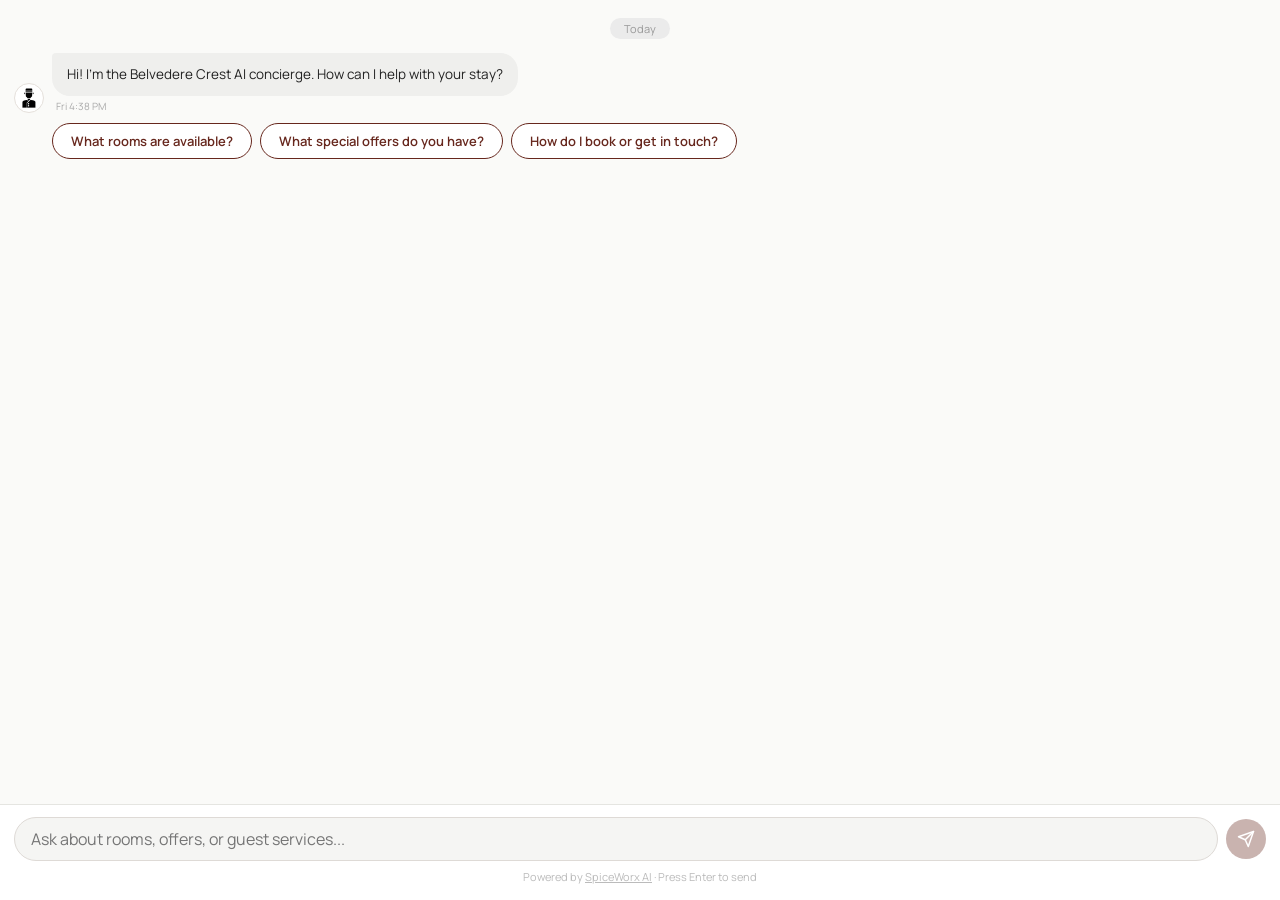
<file: chat.html>
<!DOCTYPE html>
<html lang="en">
<head>
  <meta charset="utf-8">
  <meta name="viewport" content="width=device-width, initial-scale=1">
  <meta name="robots" content="noindex, nofollow">
  <title>Belvedere Crest AI Concierge</title>
  <link href="https://fonts.googleapis.com/css2?family=Manrope:wght@400;600;700&display=swap" rel="stylesheet">
  <style>
    *, *::before, *::after { box-sizing: border-box; margin: 0; padding: 0; }
    html, body { height: 100%; font-family: 'Manrope', sans-serif; background: #fafaf8; color: #333; font-size: 14px; }
    body { display: flex; flex-direction: column; height: 100vh; overflow: hidden; }

    .date_divider { text-align: center; margin: 4px 0 6px; }
    .date_divider span { background: #EBEBEB; color: #999; font-size: 11px; padding: 3px 14px; border-radius: 20px; }

    #chat_window {
      flex: 1; overflow-y: auto; padding: 14px 14px 8px;
      display: flex; flex-direction: column; gap: 10px; background: #fafaf8;
    }
    #chat_window::-webkit-scrollbar { width: 4px; }
    #chat_window::-webkit-scrollbar-track { background: transparent; }
    #chat_window::-webkit-scrollbar-thumb { background: #d0cdc8; border-radius: 4px; }

    .msg_row { display: flex; align-items: flex-end; gap: 8px; }
    .msg_row.user { justify-content: flex-end; }

    .bot_avatar {
      width: 30px; height: 30px; border-radius: 50%;
      background: #fff; border: 1.5px solid #e5e0db;
      display: flex; align-items: center; justify-content: center;
      flex-shrink: 0; align-self: flex-end; overflow: hidden; padding: 4px;
    }
    .bot_avatar img { width: 100%; height: 100%; object-fit: contain; }

    .msg_group { display: flex; flex-direction: column; gap: 3px; max-width: 82%; }
    .msg_row.user .msg_group { align-items: flex-end; }
    .msg_time { font-size: 10px; color: #aaa; padding: 0 4px; }

    .msg_response, .msg_text { padding: 11px 15px; font-size: 13.5px; line-height: 1.55; word-wrap: break-word; white-space: pre-wrap; }
    .msg_response { background: #efefed; color: #222; border-radius: 4px 18px 18px 18px; }
    .msg_text     { background: rgba(103,39,29,0.10); color: #302722; border-radius: 18px 4px 18px 18px; }

    .msg_response.md { white-space: normal; }
    .msg_response.md ul.msg_list { margin: 6px 0 6px 4px; padding-left: 18px; list-style: disc; }
    .msg_response.md ul.msg_opts { margin: 6px 0 6px 4px; padding-left: 0; list-style: none; }
    .msg_response.md ul.msg_opts li::before { content: '→ '; color: #67271d; font-weight: 600; }
    .msg_response.md ul.msg_opts li { cursor: pointer; border-radius: 4px; padding: 2px 8px 2px 4px; margin-left: -4px; transition: background 0.15s; }
    .msg_response.md ul.msg_opts li:hover { background: rgba(103,39,29,0.08); }
    .msg_response.md li { margin-bottom: 3px; }
    .msg_response.md strong { font-weight: 700; }

    .cta_row { display: flex; flex-wrap: wrap; gap: 8px; padding: 2px 4px 6px 38px; }
    .cta_btn { padding: 8px 18px; border-radius: 22px; font-size: 13px; font-weight: 600; font-family: inherit; cursor: pointer; border: none; transition: background 0.18s, transform 0.12s; text-decoration: none; display: inline-block; text-align: left; }
    .cta_btn:active { transform: scale(0.97); }
    .cta_sales { background: #67271d; color: #fff; }
    .cta_sales:hover { background: #843d32; }
    .cta_quote { background: #fff; color: #67271d; border: 1.5px solid #67271d; }
    .cta_quote:hover { background: rgba(103,39,29,0.06); }

    .cta_chip { padding: 5px 12px; border-radius: 6px; font-size: 12px; font-weight: 400; font-family: inherit; cursor: pointer; border: none; transition: background 0.18s; text-decoration: none; display: inline-block; color: #67271d; }
    .cta_chip_sales { background: rgba(103,39,29,0.10); }
    .cta_chip_sales:hover { background: rgba(103,39,29,0.18); }
    .cta_chip_quote { background: rgba(103,39,29,0.06); }
    .cta_chip_quote:hover { background: rgba(103,39,29,0.13); }


    #chat_form { background: #fff; border-top: 1px solid #e5e5e1; padding: 12px 14px; display: flex; flex-direction: column; gap: 8px; flex-shrink: 0; }
    .form_row { display: flex; gap: 8px; align-items: center; }

    #chat_input {
      flex: 1; padding: 10px 16px;
      border: 1.5px solid #dedad6; border-radius: 22px;
      font-size: 16px; font-family: inherit; color: #333;
      background: #f5f5f3; outline: none;
      transition: border-color 0.18s, box-shadow 0.18s;
    }
    #chat_input:focus { border-color: #67271d; background: #fff; box-shadow: 0 0 0 3px rgba(103,39,29,0.1); }

    #chat_submit {
      flex-shrink: 0; width: 40px; height: 40px; border-radius: 50%;
      background: #67271d; border: none; cursor: pointer;
      display: flex; align-items: center; justify-content: center;
      transition: background 0.18s, transform 0.12s, opacity 0.18s; padding: 0;
    }
    #chat_submit:hover:not(:disabled) { background: #843d32; }
    #chat_submit:active:not(:disabled) { transform: scale(0.92); }
    #chat_submit:disabled { opacity: 0.35; cursor: not-allowed; }
    #chat_submit svg { display: block; }

    #chat_footer { text-align: center; font-size: 11px; color: #bbb; padding: 0 0 4px; }
  </style>
</head>
<body>

  <div id="chat_window">
    <div class="date_divider"><span>Today</span></div>
    <div class="msg_row bot" data-static="true">
      <div class="bot_avatar"><img src="/assets/images/chat-image.png" alt="Belvedere Crest"></div>
      <div class="msg_group">
        <div class="msg_response">Hi! I'm the Belvedere Crest AI concierge. How can I help with your stay?</div>
        <div class="msg_time" id="greeting_time"></div>
      </div>
    </div>
    <div class="cta_row" style="padding-top: 0;">
      <button type="button" class="cta_btn cta_quote suggestion">What rooms are available?</button>
      <button type="button" class="cta_btn cta_quote suggestion">What special offers do you have?</button>
      <button type="button" class="cta_btn cta_quote suggestion">How do I book or get in touch?</button>
    </div>
  </div>

  <form id="chat_form" novalidate>
    <div class="form_row">
      <input type="text" id="chat_input" placeholder="Ask about rooms, offers, or guest services..." autocomplete="off">
      <button type="submit" id="chat_submit" aria-label="Send message" disabled>
        <svg width="18" height="18" viewBox="0 0 24 24" fill="none" xmlns="http://www.w3.org/2000/svg">
          <path d="M22 2L11 13" stroke="white" stroke-width="2" stroke-linecap="round" stroke-linejoin="round"/>
          <path d="M22 2L15 22L11 13L2 9L22 2Z" stroke="white" stroke-width="2" stroke-linecap="round" stroke-linejoin="round"/>
        </svg>
      </button>
    </div>
    <div id="chat_footer">Powered by <a href="https://spiceworx.com" target="_blank" rel="noopener noreferrer" style="color:inherit;">SpiceWorx AI</a> · Press Enter to send</div>
  </form>

  <script>
    const API_BASE  = 'https://api.spiceworx.com';
    const API_KEY   = 'LzKXF4yDONQIfcaJF6aj_O3k5-T1N0IQM6y_OoKNdhs';
    const TENANT_ID = 'hotel_poc';

    const chatWindow = document.getElementById('chat_window');
    const form       = document.getElementById('chat_form');
    const input      = document.getElementById('chat_input');
    const submitBtn  = document.getElementById('chat_submit');

    document.getElementById('greeting_time').textContent = formatTime(new Date());

    input.addEventListener('input', () => { submitBtn.disabled = input.value.trim().length === 0; });
    input.addEventListener('keydown', function(e) {
      if (e.key === 'Enter' && !e.shiftKey) { e.preventDefault(); form.dispatchEvent(new Event('submit', { cancelable: true, bubbles: true })); }
    });

    function formatTime(d) {
      const days = ['Sun','Mon','Tue','Wed','Thu','Fri','Sat'];
      let h = d.getHours(), m = d.getMinutes(), ampm = h >= 12 ? 'PM' : 'AM';
      h = h % 12 || 12;
      return `${days[d.getDay()]} ${h}:${String(m).padStart(2,'0')} ${ampm}`;
    }

    function escapeHtml(str) {
      return String(str).replace(/&/g,'&amp;').replace(/</g,'&lt;').replace(/>/g,'&gt;').replace(/"/g,'&quot;').replace(/'/g,'&#039;');
    }

    function renderMarkdown(raw) {
      const lines = raw.split('\n');
      let html = '', listType = null;
      function closeList() { if (listType) { html += '</ul>'; listType = null; } }
      for (let i = 0; i < lines.length; i++) {
        let line = lines[i];
        const isBullet = /^[-*]\s+/.test(line);
        const isOpt    = /^→\s+/.test(line);
        if (isBullet || isOpt) {
          const needed = isBullet ? 'msg_list' : 'msg_opts';
          if (listType !== needed) { closeList(); html += `<ul class="${needed}">`; listType = needed; }
          html += `<li>${applyInline(escapeHtml(line.replace(/^[-*→]\s+/, '')))}</li>`;
        } else {
          closeList();
          const trimmed = line.trim();
          if (trimmed === '') { if (html && !html.endsWith('<br>') && !html.endsWith('</ul>')) html += '<br>'; }
          else html += applyInline(escapeHtml(trimmed)) + '\n';
        }
      }
      closeList();
      return html.replace(/\n$/, '');
    }

    function linkifyText(text) {
      // Split on URLs first (before escaping) so & in query strings survives as a valid href
      return text.split(/(https?:\/\/[^\s<>"]+)/g).map((part, i) => {
        if (i % 2 === 1) {
          // Strip trailing sentence punctuation — it belongs to surrounding text, not the URL
          const stripped = part.replace(/[.,;:!?)>\]]+$/, '');
          const trail    = part.slice(stripped.length);
          const safe     = escapeHtml(stripped);
          return `<a href="${safe}" style="color:#67271d;">${safe}</a>${escapeHtml(trail)}`;
        }
        return escapeHtml(part);
      }).join('');
    }

    function applyInline(escaped) {
      return escaped
        .replace(/\*\*(.+?)\*\*/g, '<strong>$1</strong>')
        .replace(/(https?:\/\/[^\s"<>]+)/g, (match) => {
          // Strip trailing sentence punctuation before building the href
          const stripped = match.replace(/[.,;:!?)>\]]+$/, '');
          const trail    = match.slice(stripped.length);
          // decode &amp; back to & so the href is a valid URL
          const href     = stripped.replace(/&amp;/g, '&');
          return `<a href="${href}" style="color:#67271d;">${stripped}</a>${trail}`;
        });
    }

    document.querySelectorAll('.suggestion').forEach(chip => {
      chip.addEventListener('click', () => {
        input.value = chip.textContent.trim();
        submitBtn.disabled = false;
        form.dispatchEvent(new Event('submit', { cancelable: true, bubbles: true }));
      });
    });

    function connectWithSales() {
      const messages = [];
      chatWindow.querySelectorAll('.msg_row:not([data-static])').forEach(row => {
        const isUser = row.classList.contains('user');
        const bubble = row.querySelector('.msg_text, .msg_response');
        if (bubble) {
          const text = bubble.textContent.trim();
          if (text && text !== 'Thinking…') messages.push({ role: isUser ? 'user' : 'assistant', text });
        }
      });
      if (!messages.length) { alert('Please have a conversation first.'); return; }
      const transcript = messages.map(m => `[${m.role === 'user' ? 'You' : 'AI'}]: ${m.text}`).join('\n\n');
      window.parent.postMessage({ type: 'openContacts', chatUserMessage: transcript }, window.location.origin);
    }

    function addMessage(role, text) {
      const now = formatTime(new Date());
      const row = document.createElement('div');
      row.className = `msg_row ${role}`;
      if (role === 'user') {
        row.innerHTML = `<div class="msg_group"><div class="msg_text">${escapeHtml(text)}</div><div class="msg_time" style="text-align:right">${now}</div></div>`;
      } else {
        row.innerHTML = `<div class="bot_avatar"><img src="/assets/images/chat-image.png" alt="Belvedere Crest"></div><div class="msg_group"><div class="msg_response">${escapeHtml(text)}</div><div class="msg_time">${now}</div></div>`;
      }
      chatWindow.appendChild(row);
      chatWindow.scrollTop = chatWindow.scrollHeight;
      return row;
    }

    let ctaAdded = false;
    function addCTARow() {
      if (ctaAdded) return;
      ctaAdded = true;
      const div = document.createElement('div');
      div.className = 'cta_row';
      div.innerHTML = `<button class="cta_chip cta_chip_sales">Send Inquiry</button><a href="/contact.html" class="cta_chip cta_chip_quote" target="_parent">Contact Guest Services</a>`;
      chatWindow.appendChild(div);
      div.querySelector('.cta_chip_sales').addEventListener('click', connectWithSales);
      chatWindow.scrollTop = chatWindow.scrollHeight;
    }

    let msgCount = 0;
    let conversationHistory = [];

    form.addEventListener('submit', async e => {
      e.preventDefault();
      const message = input.value.trim();
      if (!message) return;
      input.value = '';
      addMessage('user', message);
      input.disabled = true;
      submitBtn.disabled = true;
      const thinking = addMessage('bot', 'Thinking…');

      const controller = new AbortController();
      const timeout = setTimeout(() => controller.abort(), 30000);
      let reader = null;
      try {
        const r = await fetch(`${API_BASE}/chat/stream`, {
          method: 'POST',
          headers: { 'Content-Type': 'application/json', 'X-API-Key': API_KEY },
          body: JSON.stringify({ message, tenant_id: TENANT_ID, lang: 'en', conversation_history: conversationHistory }),
          signal: controller.signal
        });
        if (!r.ok) throw new Error(`${r.status} ${r.statusText}`);

        reader = r.body.getReader();
        const decoder = new TextDecoder();
        const responseEl = thinking.querySelector('.msg_response');
        responseEl.textContent = '';

        let sources = [], buffer = '', fullText = '';

        function processLine(line) {
          if (!line.startsWith('data: ')) return false;
          const payload = line.slice(6);
          if (payload === '[DONE]') return true;
          if (payload.startsWith('[SOURCES]')) { try { sources = JSON.parse(payload.slice(9)).sources || []; } catch {} return false; }
          const token = (() => { try { return JSON.parse(payload); } catch { return payload; } })();
          fullText += token;
          responseEl.textContent = fullText;
          chatWindow.scrollTop = chatWindow.scrollHeight;
          return false;
        }

        outer: while (true) {
          const { done, value } = await reader.read();
          if (done) {
            if (buffer) processLine(buffer);
            break;
          }
          buffer += decoder.decode(value, { stream: true });
          const lines = buffer.split('\n');
          buffer = lines.pop();
          for (const line of lines) {
            if (processLine(line)) break outer;
          }
        }

        const hasMd = /^[-*→]/m.test(fullText) || /\*\*.+\*\*/.test(fullText);
        if (hasMd) {
          responseEl.classList.add('md');
          responseEl.innerHTML = renderMarkdown(fullText);
          responseEl.querySelectorAll('ul.msg_opts li').forEach(li => {
            li.addEventListener('click', () => { input.value = li.textContent.trim(); submitBtn.disabled = false; input.focus(); });
          });
        } else {
          responseEl.innerHTML = linkifyText(fullText);
        }

        conversationHistory.push({ role: 'user', content: message });
        conversationHistory.push({ role: 'assistant', content: fullText });
        if (conversationHistory.length > 6) conversationHistory = conversationHistory.slice(-6);

        msgCount++;
        if (msgCount >= 2) { addCTARow(); msgCount = 0; }

      } catch (err) {
        const errMsg = err.name === 'AbortError' ? '❌ Request timed out. Please try again.' : `❌ Error: ${err.message}`;
        thinking.querySelector('.msg_response').textContent = errMsg;
        thinking.querySelector('.msg_response').style.color = '#67271d';
      } finally {
        clearTimeout(timeout);
        if (reader) { try { reader.cancel(); } catch {} }
        input.disabled = false;
        submitBtn.disabled = input.value.trim().length === 0;
        input.focus();
      }
    });

    window.addEventListener('message', e => { if (e.data?.type === 'closeChat') window.close(); });

    document.getElementById('chat_window').addEventListener('click', function(e) {
      const link = e.target.closest('a[href]');
      if (!link) return;
      e.preventDefault();
      window.parent.postMessage({ type: 'navigateTo', url: link.href }, window.location.origin);
    });
  </script>

</body>
</html>
</file>
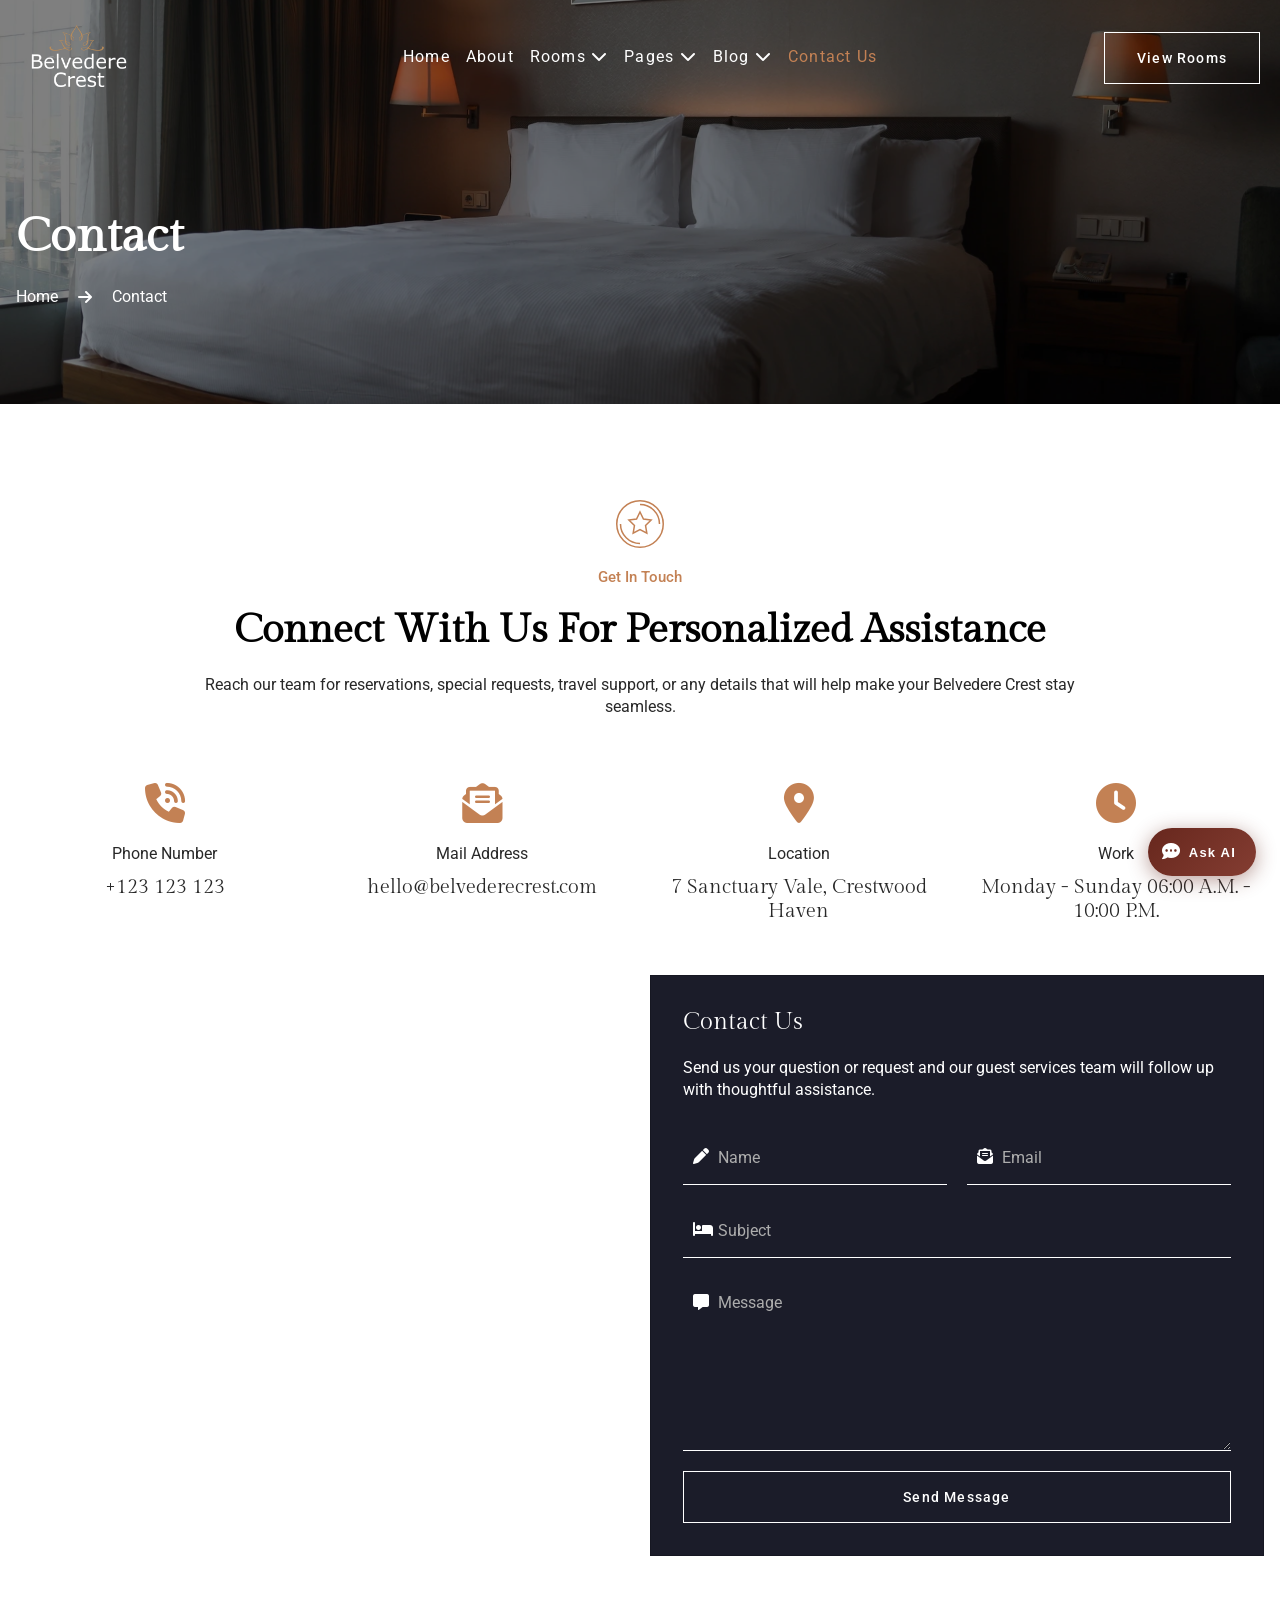
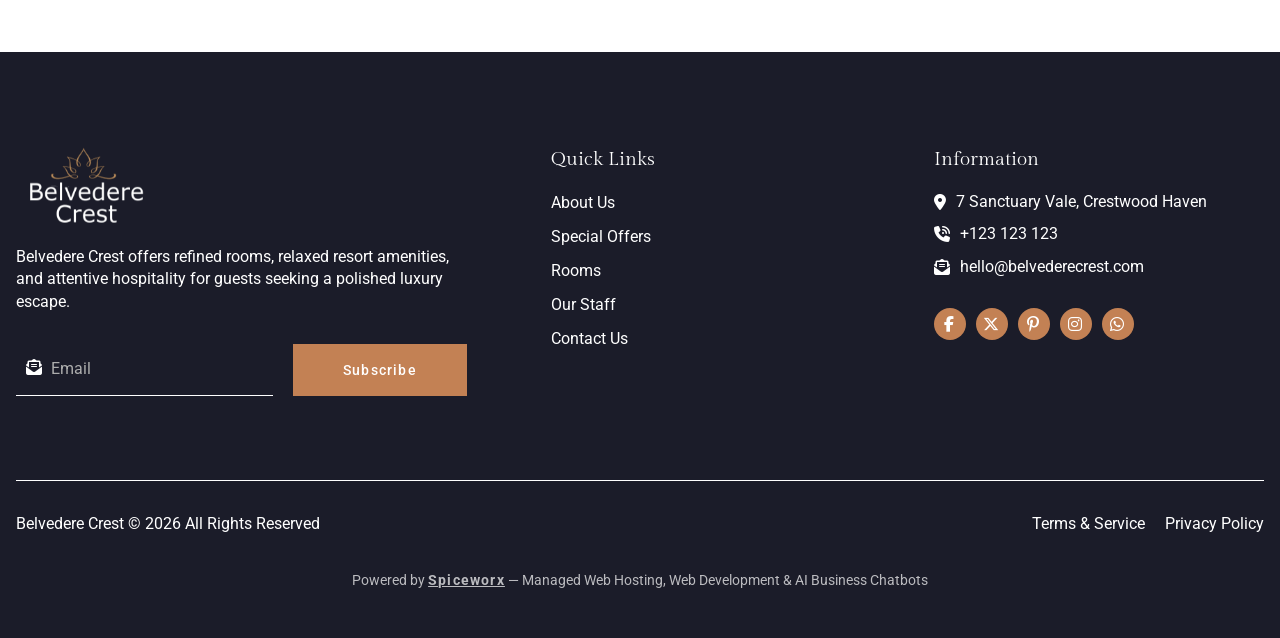
<file: contact.html>
<!DOCTYPE html>
<html lang="en">
<head>
    <meta charset="UTF-8">
    <meta name="viewport" content="width=device-width, initial-scale=1.0">
    <title>Contact - Belvedere Crest - Luxury Hotel & Resort</title>
    <meta name="description" content="Get in touch with Belvedere Crest for reservations, special requests, and guest support. Call +123 123 123 or email hello@belvederecrest.com.">
    <meta property="og:type" content="website">
    <meta property="og:title" content="Contact - Belvedere Crest - Luxury Hotel & Resort">
    <meta property="og:description" content="Reach the Belvedere Crest team for reservations, special requests, and guest support.">
    <meta property="og:image" content="assets/images/Logo.png">
    <link rel="stylesheet" href="assets/css/main.css">
    <link rel="stylesheet" href="assets/css/responsive.css">
</head>
<body>
    <!-- Header Section -->
    <header>
        <div class="navbar-container">
            <div class="hero-container">
                <nav class="navbar navbar-expand-lg">
                    <div class="navbar-nav-container">
                
                    <!-- Logo Container -->
                    <div class="logo-container">
                        <a class="navbar-brand fw-bold" href="index.html">
                            <img src="assets/images/Logo.png" alt="Belvedere Crest" class="img-fluid">
                        </a>
                    </div>
                
                    <!-- Nav Link Container -->
                    <div class="nav-link-container">
                        <div class="collapse navbar-collapse" id="navbarNav">
                            <ul class="navbar-nav mx-auto">
                                <li class="nav-item">
                                    <a class="nav-link" href="index.html">Home</a>
                                </li>
                                <li class="nav-item">
                                    <a class="nav-link" href="about.html">About</a>
                                </li>
                                <li class="nav-item dropdown">
                                    <a class="nav-link dropdown-toggle" href="rooms.html" role="button" data-bs-toggle="dropdown"
                                        aria-expanded="false">
                                        Rooms <i class="fa-solid fa-chevron-down"></i>
                                    </a>
                                    <ul class="dropdown-menu">
                                        <li><a class="dropdown-item" href="rooms.html">Rooms</a></li>
                                        <li><a class="dropdown-item" href="rooms-detail.html">Room Detail</a></li>
                                    </ul>
                                </li>
                                <li class="nav-item dropdown">
                                    <a class="nav-link dropdown-toggle" href="special-offers.html" role="button" data-bs-toggle="dropdown"
                                        aria-expanded="false">
                                        Pages <i class="fa-solid fa-chevron-down"></i>
                                    </a>
                                    <ul class="dropdown-menu">
                                        <li><a class="dropdown-item" href="special-offers.html">Special Offers</a></li>
                                        <li><a class="dropdown-item" href="staff.html">Staff</a></li>
                                        <li><a class="dropdown-item" href="faq.html">FAQs</a></li>
                                        <li><a class="dropdown-item" href="404-page.html">404 Page</a></li>
                                    </ul>
                                </li>
                                <li class="nav-item dropdown">
                                    <a class="nav-link dropdown-toggle" href="blog.html" role="button" data-bs-toggle="dropdown"
                                        aria-expanded="false">
                                        Blog <i class="fa-solid fa-chevron-down"></i>
                                    </a>
                                    <ul class="dropdown-menu">
                                        <li><a class="dropdown-item" href="blog.html">Blog Archive</a></li>
                                        <li><a class="dropdown-item" href="single-post.html">Single Post</a></li>
                                    </ul>
                                </li>
                                <li class="nav-item">
                                    <a class="nav-link" href="contact.html">Contact Us</a>
                                </li>
                            </ul>
                        </div>
                    </div>
            
                    <button class="nav-btn" type="button" data-bs-toggle="collapse" data-bs-target="#navbarNav"
                        aria-controls="navbarNav" aria-expanded="false" aria-label="Toggle navigation">
                        <i class="fa-solid fa-bars-staggered"></i>
                    </button>
                
                    <!-- Navbar Social Container -->
                    <div class="navbar-cta-container">
                        <div>
                            <a href="rooms.html" class="btn btn-outline-primary">View Rooms</a>
                        </div>
                    </div>
                
                    </div>
                </nav>
            </div>
        </div>
    </header>

    <!-- Sidebar Section -->
    <aside>
        <div class="sidebar-overlay"></div>
        <div class="sidebar">
            <div class="sidebar-header">
                <button class="close-btn"><span>X</span></button>
            </div>
            <ul class="sidebar-menu">
                <li><a href="index.html">Home</a></li>
                <li><a href="about.html">About</a></li>
                <li class="sidebar-dropdown">
                    <div class="dropdown-header">
                        <a href="rooms.html">Rooms</a>
                        <button class="sidebar-dropdown-btn"><i class="fa-solid fa-angle-down"></i></button>
                    </div>
                    <ul class="sidebar-dropdown-menu">
                        <li><a href="rooms.html">Rooms</a></li>
                        <li><a href="rooms-detail.html">Room Detail</a></li>
                    </ul>
                </li>         
                        
                <li class="sidebar-dropdown">
                    <div class="dropdown-header">
                        <a href="special-offers.html">Pages</a>
                        <button class="sidebar-dropdown-btn"><i class="fa-solid fa-angle-down"></i></button>
                    </div>
                    <ul class="sidebar-dropdown-menu">
                        <li><a href="special-offers.html">Special Offers</a></li>
                        <li><a href="staff.html">Staff</a></li>
                        <li><a href="faq.html">FAQs</a></li>
                        <li><a href="404-page.html">404 Page</a></li>
                    </ul>
                </li>
                <li class="sidebar-dropdown">
                    <div class="dropdown-header">
                        <a href="blog.html">Blog</a>
                        <button class="sidebar-dropdown-btn"><i class="fa-solid fa-angle-down"></i></button>
                    </div>
                    <ul class="sidebar-dropdown-menu">
                        <li><a href="blog.html">Blog Archive</a></li>
                        <li><a href="single-post.html">Single Post</a></li>
                    </ul>
                </li>
                <li class="below-dropdown"><a href="contact.html">Contact Us</a></li>
            </ul>
        </div>
    </aside>

    <!-- Main Section -->
    <main>
        <!-- Banner Inner Section -->
        <section class="section banner-inner">
            <div class="hero-container">
                <div class="banner-inner-container">
                    <h1 class="banner-inner-title">Contact</h1>
                    <nav class="belvedere-breadcrumb">
                        <a href="index.html" class="breadcrumb-item">Home</a>
                        <i class="fa-solid fa-arrow-right breadcrumb-separator"></i>
                        <a href="contact.html" class="breadcrumb-item">Contact</a>
                    </nav>
                </div>
            </div>
        </section>

        <!-- Contact Section -->
        <section class="section-py-large">
            <div class="hero-container">
                <div class="d-flex flex-column gspace-2">
                    <div class="heading-content-container heading-center">
                        <div class="sub-heading-icon">
                            <svg
                                viewBox="0 0 64 64"
                                xmlns="http://www.w3.org/2000/svg"
                                aria-hidden="true"
                                focusable="false"
                                >
                                <g fill="none" stroke="currentColor" stroke-width="2" transform="translate(1 1)">
                                    <circle cx="31" cy="31" r="31"></circle>
                                    <path d="M31,57 C16.6,57 5,45.4 5,31"></path>
                                    <path d="M31,5 C45.4,5 57,16.6 57,31"></path>
                                    <path d="M31,15 L35.6,24.3 L45.8,25.7 L38.4,33 L40.1,43.1 L31,38.3 L21.9,43.1 L23.6,33 L16.2,25.7 L26.4,24.3 L31,15 Z"></path>
                                </g>
                            </svg>
                        </div>
                        <span class="sub-heading">Get In Touch</span>
                        <h2 class="animation-box anim-normal anim-delay-sm" data-animation="fade-up">Connect with Us for Personalized Assistance</h2>
                        <p class="heading-excerpt">Reach our team for reservations, special requests, travel support, or any details that will help make your Belvedere Crest stay seamless.</p>
                    </div>
                    <div class="section-content-spacer"></div>
                    <div class="row row-cols-lg-4 row-cols-2 row-cols-1 grid-spacer-2">
                        <div class="col">
                            <div class="contact-info-box">
                                <i class="fa-solid fa-phone-volume contact-info-icon"></i>
                                <div class="d-flex flex-column gspace-1">
                                    <span class="contact-info-title">Phone Number</span>
                                    <span class="contact-info-description">+123 123 123</span>
                                </div>
                            </div>
                        </div>
                        <div class="col">
                            <div class="contact-info-box">
                                <i class="fa-solid fa-envelope-open-text contact-info-icon"></i>
                                <div class="d-flex flex-column gspace-1">
                                    <span class="contact-info-title">Mail Address</span>
                                    <span class="contact-info-description">hello@belvederecrest.com</span>
                                </div>
                            </div>
                        </div>
                        <div class="col">
                            <div class="contact-info-box">
                                <i class="fa-solid fa-location-dot contact-info-icon"></i>
                                <div class="d-flex flex-column gspace-1">
                                    <span class="contact-info-title">Location</span>
                                    <span class="contact-info-description">7 Sanctuary Vale, Crestwood Haven</span>
                                </div>
                            </div>
                        </div>
                        <div class="col">
                            <div class="contact-info-box">
                                <i class="fa-solid fa-clock contact-info-icon"></i>
                                <div class="d-flex flex-column gspace-1">
                                    <span class="contact-info-title">Work</span>
                                    <span class="contact-info-description">Monday - Sunday 06:00 A.M. - 10:00 P.M.</span>
                                </div>
                            </div>
                        </div>
                    </div>

                    <div class="contact-form-container">
                        <iframe loading="lazy" class="maps contact-maps"
                            src="https://maps.google.com/maps?q=7%20Sanctuary%20Vale,%20Crestwood%20Haven&amp;t=m&amp;z=14&amp;output=embed&amp;iwloc=near"
                            title="7 Sanctuary Vale, Crestwood Haven" aria-label="7 Sanctuary Vale, Crestwood Haven">
                        </iframe>

                        <div class="card card-contact-form">
                            <h3>Contact Us</h3>
                            <p class="accent-primary">Send us your question or request and our guest services team will follow up with thoughtful assistance.</p>

                            <div id="success-message" class="alert success hidden">
                                <span class="check-icon"><i class="fa-solid fa-2xl fa-check"></i></span>
                                <p>Thank you! Form submitted successfully.</p>
                            </div>
                            
                            <div id="error-message" class="alert error hidden">
                                <span class="cross-icon"><i class="fa-solid fa-2xl fa-xmark"></i></span>
                                <p>Oops! Form submission failed. Please try again.</p>
                            </div>

                            <form id="contact-form" action="#" method="post" class="form">
                                <div class="row row-cols-md-2 row-cols-1 grid-spacer-2">
                                    <div class="col">
                                        <div class="input-wrapper">
                                            <div class="input-icon fa-solid fa-pen"></div>
                                            <input type="text" name="name" id="name" placeholder="Name">
                                        </div>
                                    </div>
                                    <div class="col">
                                        <div class="input-wrapper">
                                            <div class="input-icon fa-solid fa-envelope-open-text"></div>
                                            <input type="email" name="email" id="email" placeholder="Email">
                                        </div>
                                    </div>
                                </div>
                                <div class="input-wrapper">
                                    <div class="input-icon fa-solid fa-bed"></div>
                                    <input type="text" name="subject" id="subject" placeholder="Subject">
                                </div>
                                <div class="input-wrapper">
                                    <div class="input-icon fa-solid fa-message"></div>
                                    <textarea name="message" id="message" rows="6" placeholder="Message"></textarea>
                                </div>

                                <button type="submit" class="btn btn-outline-primary">Send Message</button>
                            </form>
                        </div>
                    </div>
                </div>
            </div>
        </section>
    </main>

    <!-- Footer Section -->
    <footer>
        <section class="section footer-container">
            <div class="hero-container">
                <div class="d-flex flex-column gspace-2">
                    <div class="footer-content-grid">
                        <div class="footer-title-container">
                            <div class="image-container footer-logo">
                                <img src="assets/images/Logo.png" alt="Belvedere Crest">
                            </div>
                            <p class="accent-primary">Belvedere Crest offers refined rooms, relaxed resort amenities, and attentive hospitality for guests seeking a polished luxury escape.</p>
                            <div id="newsletter-success" class="alert success hidden">
                                <span class="check-icon"><i class="fa-solid fa-2xl fa-check"></i></span>
                                <p class="text-center">Thank you! Form submitted successfully.</p>
                            </div>
                        
                            <div id="newsletter-error" class="alert error hidden">
                                <span class="cross-icon"><i class="fa-solid fa-2xl fa-xmark"></i></span>
                                <p class="text-center">Oops! Form submission failed. Please try again.</p>
                            </div>
                            <form id="newsletter-form" action="#" class="form" method="post">
                                <div class="input-wrapper">
                                    <i class="input-icon fa-solid fa-envelope-open-text"></i>
                                    <input type="email" id="newsletter" placeholder="Email">
                                </div>
                                <button type="submit" class="btn btn-accent btn-white-hover">Subscribe</button>
                            </form>
                        </div>

                        <div class="footer-quick-links-container">
                            <h4>Quick Links</h4>
                            <ul class="footer-list">
                                <li><a href="about.html" class="footer-quick-links">About Us</a></li>
                                <li><a href="special-offers.html" class="footer-quick-links">Special Offers</a></li>
                                <li><a href="rooms.html" class="footer-quick-links">Rooms</a></li>
                                <li><a href="staff.html" class="footer-quick-links">Our Staff</a></li>
                                <li><a href="contact.html" class="footer-quick-links">Contact Us</a></li>
                            </ul>
                        </div>

                        <div class="footer-information-container">
                            <h4>Information</h4>
                            <ul class="footer-list">
                                <li>
                                    <div class="footer-info-item">
                                        <i class="fa-solid fa-location-dot footer-info-icon"></i>
                                        <p class="footer-info-text">7 Sanctuary Vale, Crestwood Haven</p>
                                    </div>
                                </li>
                                <li>
                                    <div class="footer-info-item">
                                        <i class="fa-solid fa-phone-volume footer-info-icon"></i>
                                        <p class="footer-info-text">+123 123 123</p>
                                    </div>
                                </li>
                                <li>
                                    <div class="footer-info-item">
                                        <i class="fa-solid fa-envelope-open-text footer-info-icon"></i>
                                        <p class="footer-info-text">hello@belvederecrest.com</p>
                                    </div>
                                </li>
                            </ul>
                            <div class="d-flex flex-row align-items-center gspace-1">
                                <a href="#" class="footer-icon">
                                    <i class="fa-brands fa-facebook-f"></i>
                                </a>
                                <a href="#" class="footer-icon">
                                    <i class="fa-brands fa-x-twitter"></i>
                                </a>
                                <a href="#" class="footer-icon">
                                    <i class="fa-brands fa-pinterest-p"></i>
                                </a>
                                <a href="#" class="footer-icon">
                                    <i class="fa-brands fa-instagram"></i>
                                </a>
                                <a href="#" class="footer-icon">
                                    <i class="fa-brands fa-whatsapp"></i>
                                </a>
                            </div>
                        </div>
                    </div>
                    <div class="footer-copyright-container">
                        <span class="copyright-text">
                            Belvedere Crest © <span id="copyright-year"></span> All Rights Reserved
                        </span>
                        <div class="d-flex flex-row gspace-2 align-items-center justify-content-end">
                            <a href="contact.html" class="legalink-text">
                                Terms & Service
                            </a>
                            <a href="contact.html" class="legalink-text">
                                Privacy Policy
                            </a>
                        </div>
                    </div>
                    <div class="powered-by-container">
                        <p class="powered-by-text">Powered by <a href="https://spiceworx.com" target="_blank" rel="noopener noreferrer" class="powered-by-link">Spiceworx</a> — Managed Web Hosting, Web Development &amp; AI Business Chatbots</p>
                    </div>
                </div>
            </div>
        </section>
    </footer>


    <!-- Chat Widget -->
    <button id="floatingChatBtn" aria-label="Open AI Concierge">
        <span class="fcb_icon" aria-hidden="true"><i class="fa-solid fa-comment-dots"></i></span>
        <span id="floatingChatLabel">Ask AI</span>
    </button>
    <div id="chatOverlay">
        <div id="chatPanel">
            <div id="chatPanelHeader">
                <div id="chatAvatarWrap">
                    <div id="chatAvatar"><img src="/assets/images/chat-image.png" alt="Belvedere Crest"></div>
                    <div id="chatOnlineDot"></div>
                </div>
                <div id="chatHeaderText">
                    <span id="chatPanelTitle">Belvedere Crest AI Concierge</span>
                    <span id="chatHeaderSub">Ask about rooms, offers, and guest services</span>
                </div>
                <button id="closeChatBtn" aria-label="Close">&#10005;</button>
            </div>
            <iframe id="chatFrame" src="" title="AI Concierge" frameborder="0" allowtransparency="true"></iframe>
        </div>
    </div>
    <link rel="stylesheet" href="/assets/css/chat-widget.css">
    <script src="/assets/js/chat-widget.js"></script>

    <script>
        (function() {
            var transcript = sessionStorage.getItem('chatTranscript');
            if (transcript) {
                var el = document.getElementById('message');
                if (el) el.value = transcript;
                sessionStorage.removeItem('chatTranscript');
            }
        })();
    </script>

    <!-- Script -->
    <script src="assets/js/vendor/jquery.min.js"></script>
    <script src="assets/js/vendor/bootstrap.bundle.min.js"></script>
    <script src="assets/js/vendor/flatpickr.min.js"></script>
    <script src="assets/js/vendor/swiper-bundle.min.js"></script>
    <script src="assets/js/vendor/odometer.js"></script>
    <script src="assets/js/vendor/isotope.pkgd.min.js"></script>
    <script src="assets/js/vendor/fslightbox.js"></script>
    <script src="assets/js/submit-form.js"></script>
    <script src="assets/js/swiper-script.js"></script>
    <script src="assets/js/script.js"></script>
</body>
</html>
</file>
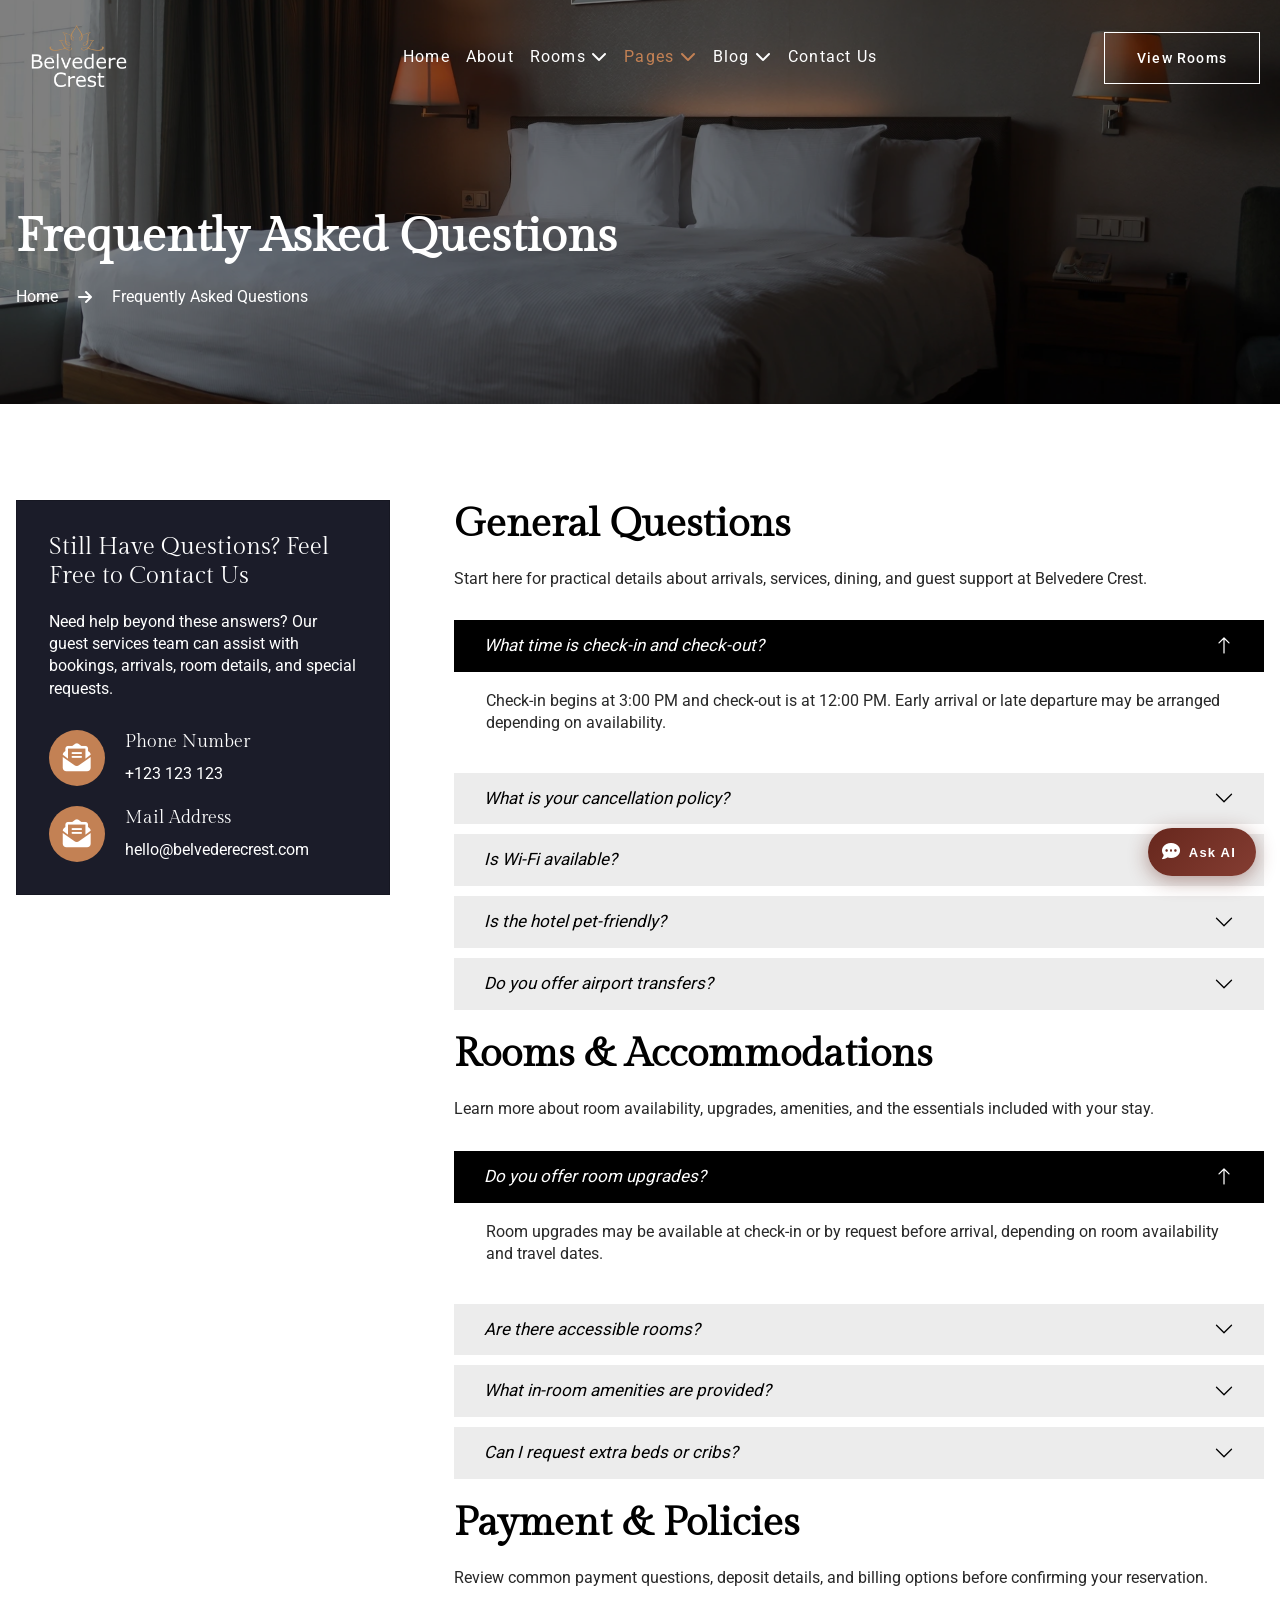
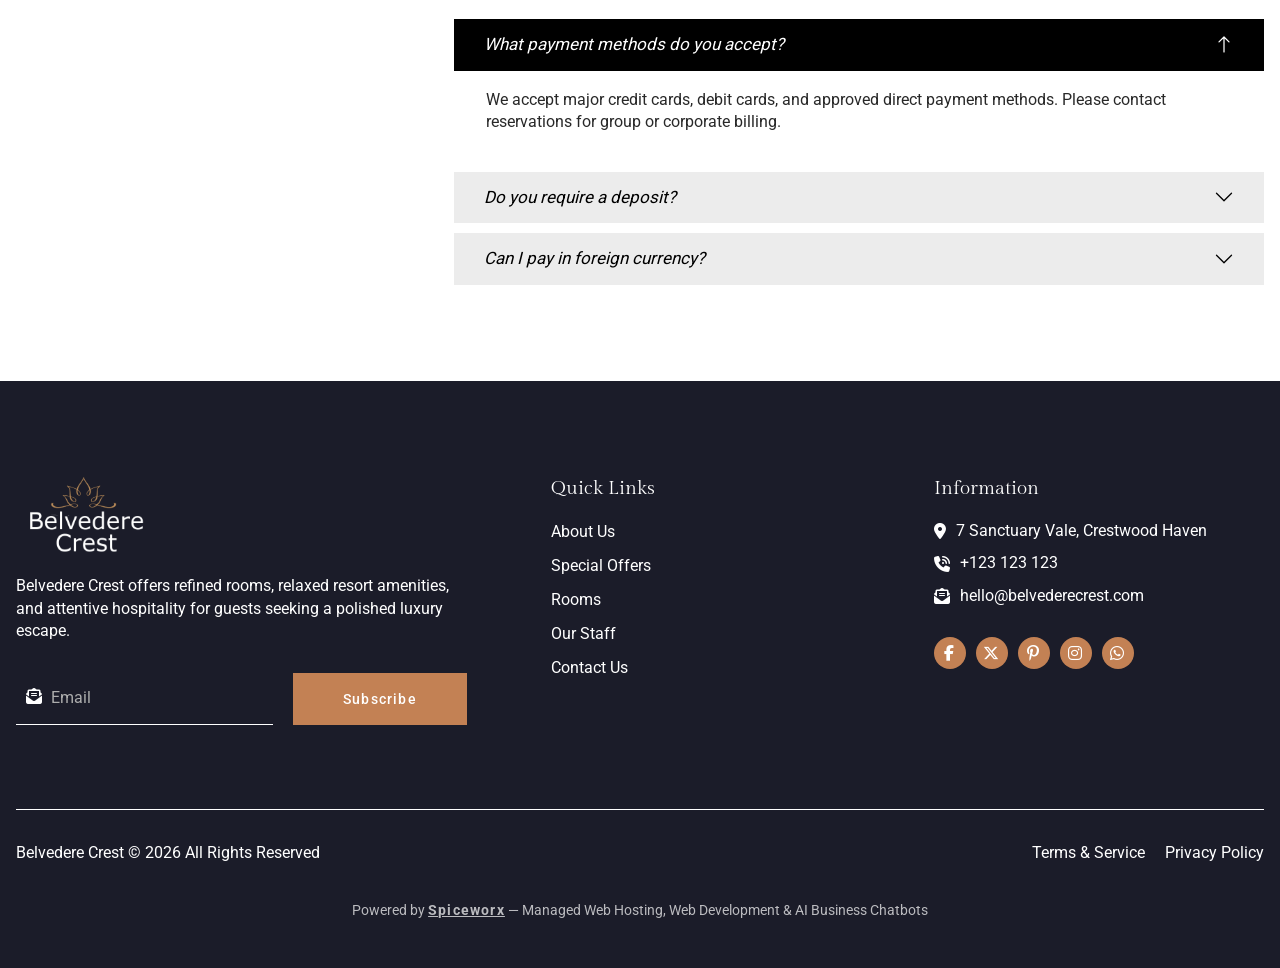
<file: faq.html>
<!DOCTYPE html>
<html lang="en">
<head>
    <meta charset="UTF-8">
    <meta name="viewport" content="width=device-width, initial-scale=1.0">
    <title>FAQs - Belvedere Crest - Luxury Hotel & Resort</title>
    <meta name="description" content="Find answers to common Belvedere Crest guest questions about check-in/check-out, cancellations, Wi-Fi, pets, payment methods, and more.">
    <meta property="og:type" content="website">
    <meta property="og:title" content="FAQs - Belvedere Crest - Luxury Hotel & Resort">
    <meta property="og:description" content="Everything guests need to know before booking a stay at Belvedere Crest.">
    <meta property="og:image" content="assets/images/Logo.png">
    <link rel="stylesheet" href="assets/css/main.css">
    <link rel="stylesheet" href="assets/css/responsive.css">
</head>
<body>
    <!-- Header Section -->
    <header>
        <div class="navbar-container">
            <div class="hero-container">
                <nav class="navbar navbar-expand-lg">
                    <div class="navbar-nav-container">
                
                    <!-- Logo Container -->
                    <div class="logo-container">
                        <a class="navbar-brand fw-bold" href="index.html">
                            <img src="assets/images/Logo.png" alt="Belvedere Crest" class="img-fluid">
                        </a>
                    </div>
                
                    <!-- Nav Link Container -->
                    <div class="nav-link-container">
                        <div class="collapse navbar-collapse" id="navbarNav">
                            <ul class="navbar-nav mx-auto">
                                <li class="nav-item">
                                    <a class="nav-link" href="index.html">Home</a>
                                </li>
                                <li class="nav-item">
                                    <a class="nav-link" href="about.html">About</a>
                                </li>
                                <li class="nav-item dropdown">
                                    <a class="nav-link dropdown-toggle" href="rooms.html" role="button" data-bs-toggle="dropdown"
                                        aria-expanded="false">
                                        Rooms <i class="fa-solid fa-chevron-down"></i>
                                    </a>
                                    <ul class="dropdown-menu">
                                        <li><a class="dropdown-item" href="rooms.html">Rooms</a></li>
                                        <li><a class="dropdown-item" href="rooms-detail.html">Room Detail</a></li>
                                    </ul>
                                </li>
                                <li class="nav-item dropdown">
                                    <a class="nav-link dropdown-toggle" href="special-offers.html" role="button" data-bs-toggle="dropdown"
                                        aria-expanded="false">
                                        Pages <i class="fa-solid fa-chevron-down"></i>
                                    </a>
                                    <ul class="dropdown-menu">
                                        <li><a class="dropdown-item" href="special-offers.html">Special Offers</a></li>
                                        <li><a class="dropdown-item" href="staff.html">Staff</a></li>
                                        <li><a class="dropdown-item" href="faq.html">FAQs</a></li>
                                        <li><a class="dropdown-item" href="404-page.html">404 Page</a></li>
                                    </ul>
                                </li>
                                <li class="nav-item dropdown">
                                    <a class="nav-link dropdown-toggle" href="blog.html" role="button" data-bs-toggle="dropdown"
                                        aria-expanded="false">
                                        Blog <i class="fa-solid fa-chevron-down"></i>
                                    </a>
                                    <ul class="dropdown-menu">
                                        <li><a class="dropdown-item" href="blog.html">Blog Archive</a></li>
                                        <li><a class="dropdown-item" href="single-post.html">Single Post</a></li>
                                    </ul>
                                </li>
                                <li class="nav-item">
                                    <a class="nav-link" href="contact.html">Contact Us</a>
                                </li>
                            </ul>
                        </div>
                    </div>
            
                    <button class="nav-btn" type="button" data-bs-toggle="collapse" data-bs-target="#navbarNav"
                        aria-controls="navbarNav" aria-expanded="false" aria-label="Toggle navigation">
                        <i class="fa-solid fa-bars-staggered"></i>
                    </button>
                
                    <!-- Navbar Social Container -->
                    <div class="navbar-cta-container">
                        <div>
                            <a href="rooms.html" class="btn btn-outline-primary">View Rooms</a>
                        </div>
                    </div>
                
                    </div>
                </nav>
            </div>
        </div>
    </header>

    <!-- Sidebar Section -->
    <aside>
        <div class="sidebar-overlay"></div>
        <div class="sidebar">
            <div class="sidebar-header">
                <button class="close-btn"><span>X</span></button>
            </div>
            <ul class="sidebar-menu">
                <li><a href="index.html">Home</a></li>
                <li><a href="about.html">About</a></li>
                <li class="sidebar-dropdown">
                    <div class="dropdown-header">
                        <a href="rooms.html">Rooms</a>
                        <button class="sidebar-dropdown-btn"><i class="fa-solid fa-angle-down"></i></button>
                    </div>
                    <ul class="sidebar-dropdown-menu">
                        <li><a href="rooms.html">Rooms</a></li>
                        <li><a href="rooms-detail.html">Room Detail</a></li>
                    </ul>
                </li>         
                        
                <li class="sidebar-dropdown">
                    <div class="dropdown-header">
                        <a href="special-offers.html">Pages</a>
                        <button class="sidebar-dropdown-btn"><i class="fa-solid fa-angle-down"></i></button>
                    </div>
                    <ul class="sidebar-dropdown-menu">
                        <li><a href="special-offers.html">Special Offers</a></li>
                        <li><a href="staff.html">Staff</a></li>
                        <li><a href="faq.html">FAQs</a></li>
                        <li><a href="404-page.html">404 Page</a></li>
                    </ul>
                </li>
                <li class="sidebar-dropdown">
                    <div class="dropdown-header">
                        <a href="blog.html">Blog</a>
                        <button class="sidebar-dropdown-btn"><i class="fa-solid fa-angle-down"></i></button>
                    </div>
                    <ul class="sidebar-dropdown-menu">
                        <li><a href="blog.html">Blog Archive</a></li>
                        <li><a href="single-post.html">Single Post</a></li>
                    </ul>
                </li>
                <li class="below-dropdown"><a href="contact.html">Contact Us</a></li>
            </ul>
        </div>
    </aside>

    <!-- Main Section -->
    <main>
        <!-- Banner Inner Section -->
        <section class="section banner-inner">
            <div class="hero-container">
                <div class="banner-inner-container">
                    <h1 class="banner-inner-title">Frequently Asked Questions</h1>
                    <nav class="belvedere-breadcrumb">
                        <a href="index.html" class="breadcrumb-item">Home</a>
                        <i class="fa-solid fa-arrow-right breadcrumb-separator"></i>
                        <a href="faq.html" class="breadcrumb-item">Frequently Asked Questions</a>
                    </nav>
                </div>
            </div>
        </section>

        <!-- FAQs Section -->
        <section class="section-py-large">
            <div class="hero-container">
                <div class="d-flex flex-column-reverse flex-lg-row gspace-0">
                    <div class="card card-faq-info animation-box anim-normal anim-delay-sm" data-animation="fade-left">
                        <h3>Still Have Questions? Feel Free to Contact Us</h3>
                        <p class="accent-primary">Need help beyond these answers? Our guest services team can assist with bookings, arrivals, room details, and special requests.</p>
                        <div class="contact-icon-box">
                            <div class="contact-icon">
                                <i class="fa-solid fa-envelope-open-text"></i>
                            </div>
                            <div class="d-flex flex-column gspace-1">
                                <h5 class="accent-primary">Phone Number</h5>
                                <p class="accent-primary m-0">+123 123 123</p>
                            </div>
                        </div>
                        <div class="contact-icon-box">
                            <div class="contact-icon">
                                <i class="fa-solid fa-envelope-open-text"></i>
                            </div>
                            <div class="d-flex flex-column gspace-1">
                                <h5 class="accent-primary">Mail Address</h5>
                                <p class="accent-primary m-0">hello@belvederecrest.com</p>
                            </div>
                        </div>
                    </div>
                    <div class="faq-info-content-container">
                        <h2>General Questions</h2>
                        <p>Start here for practical details about arrivals, services, dining, and guest support at Belvedere Crest.</p>
                        <div class="accordion d-flex flex-column gspace-1 animation-box anim-normal anim-delay-sm" data-animation="fade-right" id="faqAccordion1">
                            <div class="accordion-item">
                                <h2 class="accordion-header">
                                    <button class="accordion-button" type="button" data-bs-toggle="collapse"
                                        data-bs-target="#faq1" aria-expanded="false" aria-controls="faq1">
                                        What time is check-in and check-out?
                                    </button>
                                </h2>
                                <div id="faq1" class="accordion-collapse collapse show"
                                    data-bs-parent="#faqAccordion1">
                                    <div class="accordion-body">
                                        <p>
                                            Check-in begins at 3:00 PM and check-out is at 12:00 PM. Early arrival or late departure may be arranged depending on availability.
                                        </p>
                                    </div>
                                </div>
                            </div>
                            <div class="accordion-item">
                                <h2 class="accordion-header">
                                    <button class="accordion-button collapsed" type="button"
                                        data-bs-toggle="collapse" data-bs-target="#faq2" aria-expanded="true"
                                        aria-controls="faq2">
                                        What is your cancellation policy?
                                    </button>
                                </h2>
                                <div id="faq2" class="accordion-collapse collapse" data-bs-parent="#faqAccordion1">
                                    <div class="accordion-body">
                                        <p>
                                            Cancellations must be made at least 48 hours before arrival to avoid charges. Late cancellations, no-shows, or early departures may be charged according to the rate policy confirmed at booking.
                                        </p>
                                    </div>
                                </div>
                            </div>
                            <div class="accordion-item">
                                <h2 class="accordion-header">
                                    <button class="accordion-button collapsed" type="button"
                                        data-bs-toggle="collapse" data-bs-target="#faq3" aria-expanded="false"
                                        aria-controls="faq3">
                                        Is Wi-Fi available?
                                    </button>
                                </h2>
                                <div id="faq3" class="accordion-collapse collapse" data-bs-parent="#faqAccordion1">
                                    <div class="accordion-body">
                                        <p>
                                            Complimentary high-speed Wi-Fi is available throughout guest rooms, public lounges, dining areas, and event spaces.
                                        </p>
                                    </div>
                                </div>
                            </div>
                            <div class="accordion-item">
                                <h2 class="accordion-header">
                                    <button class="accordion-button collapsed" type="button"
                                        data-bs-toggle="collapse" data-bs-target="#faq4" aria-expanded="false"
                                        aria-controls="faq4">
                                        Is the hotel pet-friendly?
                                    </button>
                                </h2>
                                <div id="faq4" class="accordion-collapse collapse" data-bs-parent="#faqAccordion1">
                                    <div class="accordion-body">
                                        <p>
                                            Yes. Pets are welcome in designated rooms. Please let us know in advance so we can prepare accordingly and confirm availability.
                                        </p>
                                    </div>
                                </div>
                            </div>
                            <div class="accordion-item">
                                <h2 class="accordion-header">
                                    <button class="accordion-button collapsed" type="button" data-bs-toggle="collapse"
                                        data-bs-target="#faq5" aria-expanded="false" aria-controls="faq5">
                                        Do you offer airport transfers?
                                    </button>
                                </h2>
                                <div id="faq5" class="accordion-collapse collapse"
                                    data-bs-parent="#faqAccordion1">
                                    <div class="accordion-body">
                                        <p>
                                            Yes. Private airport transfers can be arranged in advance through our reservations team for a smooth arrival and departure.
                                        </p>
                                    </div>
                                </div>
                            </div>
                        </div>
                        <h2>Rooms & Accommodations</h2>
                        <p>Learn more about room availability, upgrades, amenities, and the essentials included with your stay.</p>
                        <div class="accordion d-flex flex-column gspace-1 animation-box anim-normal anim-delay-sm" data-animation="fade-right" id="faqAccordion2">
                            <div class="accordion-item">
                                <h2 class="accordion-header">
                                    <button class="accordion-button" type="button" data-bs-toggle="collapse"
                                        data-bs-target="#faq6" aria-expanded="false" aria-controls="faq6">
                                        Do you offer room upgrades?
                                    </button>
                                </h2>
                                <div id="faq6" class="accordion-collapse collapse show"
                                    data-bs-parent="#faqAccordion2">
                                    <div class="accordion-body">
                                        <p>
                                            Room upgrades may be available at check-in or by request before arrival, depending on room availability and travel dates.
                                        </p>
                                    </div>
                                </div>
                            </div>
                            <div class="accordion-item">
                                <h2 class="accordion-header">
                                    <button class="accordion-button collapsed" type="button"
                                        data-bs-toggle="collapse" data-bs-target="#faq7" aria-expanded="true"
                                        aria-controls="faq7">
                                        Are there accessible rooms?
                                    </button>
                                </h2>
                                <div id="faq7" class="accordion-collapse collapse" data-bs-parent="#faqAccordion2">
                                    <div class="accordion-body">
                                        <p>
                                            Please contact our reservations team in advance to discuss accessible room options. We're happy to help accommodate specific needs where available.
                                        </p>
                                    </div>
                                </div>
                            </div>
                            <div class="accordion-item">
                                <h2 class="accordion-header">
                                    <button class="accordion-button collapsed" type="button"
                                        data-bs-toggle="collapse" data-bs-target="#faq8" aria-expanded="false"
                                        aria-controls="faq8">
                                        What in-room amenities are provided?
                                    </button>
                                </h2>
                                <div id="faq8" class="accordion-collapse collapse" data-bs-parent="#faqAccordion2">
                                    <div class="accordion-body">
                                        <p>
                                            Every room includes free Wi-Fi, free breakfast, room service, spa and wellness access, swimming pool access, and a shower bathtub.
                                        </p>
                                    </div>
                                </div>
                            </div>
                            <div class="accordion-item">
                                <h2 class="accordion-header">
                                    <button class="accordion-button collapsed" type="button"
                                        data-bs-toggle="collapse" data-bs-target="#faq9" aria-expanded="false"
                                        aria-controls="faq9">
                                        Can I request extra beds or cribs?
                                    </button>
                                </h2>
                                <div id="faq9" class="accordion-collapse collapse" data-bs-parent="#faqAccordion2">
                                    <div class="accordion-body">
                                        <p>
                                            Extra beds and cribs can be arranged upon request, subject to availability. Please let us know in advance so we can prepare your room accordingly.
                                        </p>
                                    </div>
                                </div>
                            </div>
                        </div>
                        <h2>Payment & Policies</h2>
                        <p>Review common payment questions, deposit details, and billing options before confirming your reservation.</p>
                        <div class="accordion d-flex flex-column gspace-1 animation-box anim-normal anim-delay-sm" data-animation="fade-right" id="faqAccordion3">
                            <div class="accordion-item">
                                <h2 class="accordion-header">
                                    <button class="accordion-button" type="button" data-bs-toggle="collapse"
                                        data-bs-target="#faq10" aria-expanded="false" aria-controls="faq10">
                                        What payment methods do you accept?
                                    </button>
                                </h2>
                                <div id="faq10" class="accordion-collapse collapse show"
                                    data-bs-parent="#faqAccordion3">
                                    <div class="accordion-body">
                                        <p>
                                            We accept major credit cards, debit cards, and approved direct payment methods. Please contact reservations for group or corporate billing.
                                        </p>
                                    </div>
                                </div>
                            </div>
                            <div class="accordion-item">
                                <h2 class="accordion-header">
                                    <button class="accordion-button collapsed" type="button"
                                        data-bs-toggle="collapse" data-bs-target="#faq11" aria-expanded="true"
                                        aria-controls="faq11">
                                        Do you require a deposit?
                                    </button>
                                </h2>
                                <div id="faq11" class="accordion-collapse collapse" data-bs-parent="#faqAccordion3">
                                    <div class="accordion-body">
                                        <p>
                                            Some rates or packages may require a deposit at the time of booking. Deposit terms are shown during reservation confirmation.
                                        </p>
                                    </div>
                                </div>
                            </div>
                            <div class="accordion-item">
                                <h2 class="accordion-header">
                                    <button class="accordion-button collapsed" type="button"
                                        data-bs-toggle="collapse" data-bs-target="#faq12" aria-expanded="false"
                                        aria-controls="faq12">
                                        Can I pay in foreign currency?
                                    </button>
                                </h2>
                                <div id="faq12" class="accordion-collapse collapse" data-bs-parent="#faqAccordion3">
                                    <div class="accordion-body">
                                        <p>
                                            Charges are processed in the hotel's local billing currency. Foreign cards are accepted, though conversion fees may depend on your bank.
                                        </p>
                                    </div>
                                </div>
                            </div>
                        </div>
                    </div>
                </div>
            </div>
        </section>
    </main>

    <!-- Footer Section -->
    <footer>
        <section class="section footer-container">
            <div class="hero-container">
                <div class="d-flex flex-column gspace-2">
                    <div class="footer-content-grid">
                        <div class="footer-title-container">
                            <div class="image-container footer-logo">
                                <img src="assets/images/Logo.png" alt="Belvedere Crest">
                            </div>
                            <p class="accent-primary">Belvedere Crest offers refined rooms, relaxed resort amenities, and attentive hospitality for guests seeking a polished luxury escape.</p>
                            <div id="newsletter-success" class="alert success hidden">
                                <span class="check-icon"><i class="fa-solid fa-2xl fa-check"></i></span>
                                <p class="text-center">Thank you! Form submitted successfully.</p>
                            </div>
                        
                            <div id="newsletter-error" class="alert error hidden">
                                <span class="cross-icon"><i class="fa-solid fa-2xl fa-xmark"></i></span>
                                <p class="text-center">Oops! Form submission failed. Please try again.</p>
                            </div>
                            <form id="newsletter-form" action="#" class="form" method="post">
                                <div class="input-wrapper">
                                    <i class="input-icon fa-solid fa-envelope-open-text"></i>
                                    <input type="email" id="newsletter" placeholder="Email">
                                </div>
                                <button type="submit" class="btn btn-accent btn-white-hover">Subscribe</button>
                            </form>
                        </div>

                        <div class="footer-quick-links-container">
                            <h4>Quick Links</h4>
                            <ul class="footer-list">
                                <li><a href="about.html" class="footer-quick-links">About Us</a></li>
                                <li><a href="special-offers.html" class="footer-quick-links">Special Offers</a></li>
                                <li><a href="rooms.html" class="footer-quick-links">Rooms</a></li>
                                <li><a href="staff.html" class="footer-quick-links">Our Staff</a></li>
                                <li><a href="contact.html" class="footer-quick-links">Contact Us</a></li>
                            </ul>
                        </div>

                        <div class="footer-information-container">
                            <h4>Information</h4>
                            <ul class="footer-list">
                                <li>
                                    <div class="footer-info-item">
                                        <i class="fa-solid fa-location-dot footer-info-icon"></i>
                                        <p class="footer-info-text">7 Sanctuary Vale, Crestwood Haven</p>
                                    </div>
                                </li>
                                <li>
                                    <div class="footer-info-item">
                                        <i class="fa-solid fa-phone-volume footer-info-icon"></i>
                                        <p class="footer-info-text">+123 123 123</p>
                                    </div>
                                </li>
                                <li>
                                    <div class="footer-info-item">
                                        <i class="fa-solid fa-envelope-open-text footer-info-icon"></i>
                                        <p class="footer-info-text">hello@belvederecrest.com</p>
                                    </div>
                                </li>
                            </ul>
                            <div class="d-flex flex-row align-items-center gspace-1">
                                <a href="#" class="footer-icon">
                                    <i class="fa-brands fa-facebook-f"></i>
                                </a>
                                <a href="#" class="footer-icon">
                                    <i class="fa-brands fa-x-twitter"></i>
                                </a>
                                <a href="#" class="footer-icon">
                                    <i class="fa-brands fa-pinterest-p"></i>
                                </a>
                                <a href="#" class="footer-icon">
                                    <i class="fa-brands fa-instagram"></i>
                                </a>
                                <a href="#" class="footer-icon">
                                    <i class="fa-brands fa-whatsapp"></i>
                                </a>
                            </div>
                        </div>
                    </div>
                    <div class="footer-copyright-container">
                        <span class="copyright-text">
                            Belvedere Crest © <span id="copyright-year"></span> All Rights Reserved
                        </span>
                        <div class="d-flex flex-row gspace-2 align-items-center justify-content-end">
                            <a href="contact.html" class="legalink-text">
                                Terms & Service
                            </a>
                            <a href="contact.html" class="legalink-text">
                                Privacy Policy
                            </a>
                        </div>
                    </div>
                    <div class="powered-by-container">
                        <p class="powered-by-text">Powered by <a href="https://spiceworx.com" target="_blank" rel="noopener noreferrer" class="powered-by-link">Spiceworx</a> — Managed Web Hosting, Web Development &amp; AI Business Chatbots</p>
                    </div>
                </div>
            </div>
        </section>
    </footer>


    <!-- Chat Widget -->
    <button id="floatingChatBtn" aria-label="Open AI Concierge">
        <span class="fcb_icon" aria-hidden="true"><i class="fa-solid fa-comment-dots"></i></span>
        <span id="floatingChatLabel">Ask AI</span>
    </button>
    <div id="chatOverlay">
        <div id="chatPanel">
            <div id="chatPanelHeader">
                <div id="chatAvatarWrap">
                    <div id="chatAvatar"><img src="/assets/images/chat-image.png" alt="Belvedere Crest"></div>
                    <div id="chatOnlineDot"></div>
                </div>
                <div id="chatHeaderText">
                    <span id="chatPanelTitle">Belvedere Crest AI Concierge</span>
                    <span id="chatHeaderSub">Ask about rooms, offers, and guest services</span>
                </div>
                <button id="closeChatBtn" aria-label="Close">&#10005;</button>
            </div>
            <iframe id="chatFrame" src="" title="AI Concierge" frameborder="0" allowtransparency="true"></iframe>
        </div>
    </div>
    <link rel="stylesheet" href="/assets/css/chat-widget.css">
    <script src="/assets/js/chat-widget.js"></script>

    <!-- Script -->
    <script src="assets/js/vendor/jquery.min.js"></script>
    <script src="assets/js/vendor/bootstrap.bundle.min.js"></script>
    <script src="assets/js/vendor/flatpickr.min.js"></script>
    <script src="assets/js/vendor/swiper-bundle.min.js"></script>
    <script src="assets/js/vendor/odometer.js"></script>
    <script src="assets/js/vendor/isotope.pkgd.min.js"></script>
    <script src="assets/js/vendor/fslightbox.js"></script>
    <script src="assets/js/submit-form.js"></script>
    <script src="assets/js/swiper-script.js"></script>
    <script src="assets/js/script.js"></script>
</body>
</html>
</file>
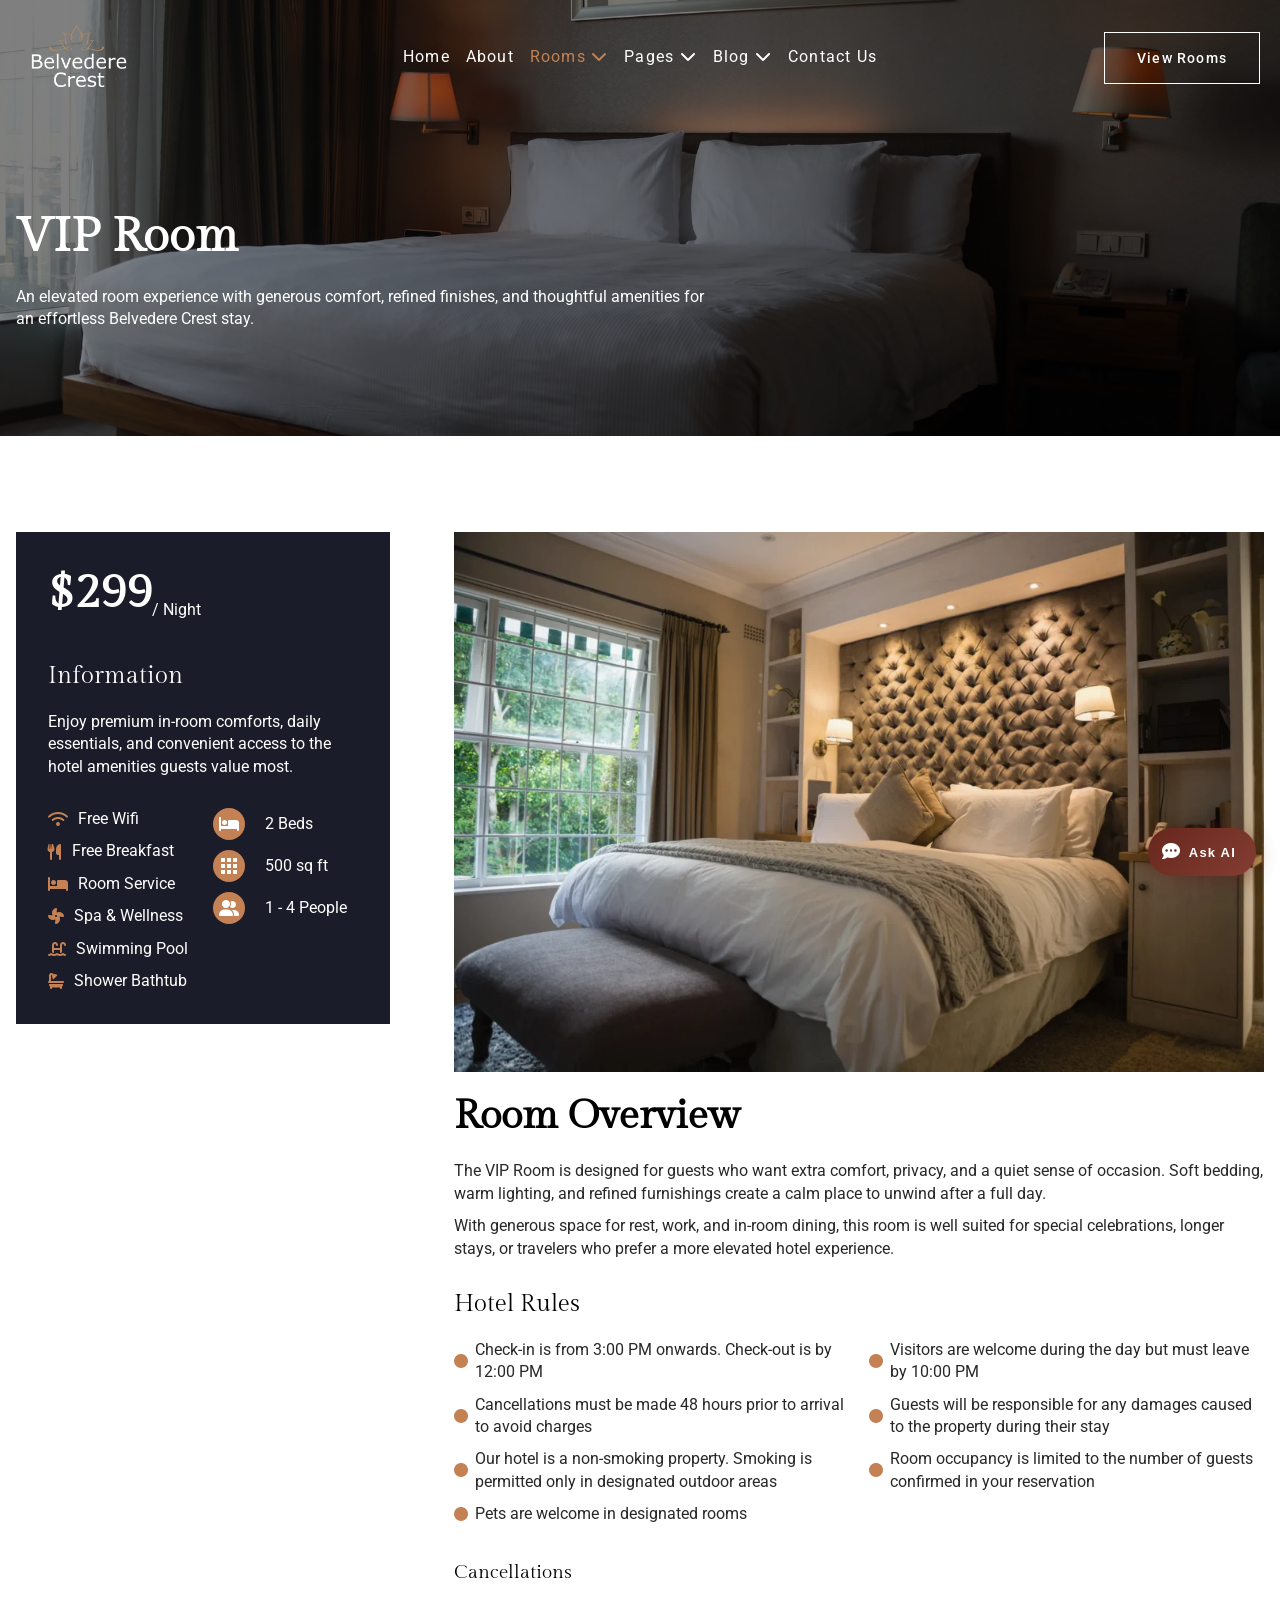
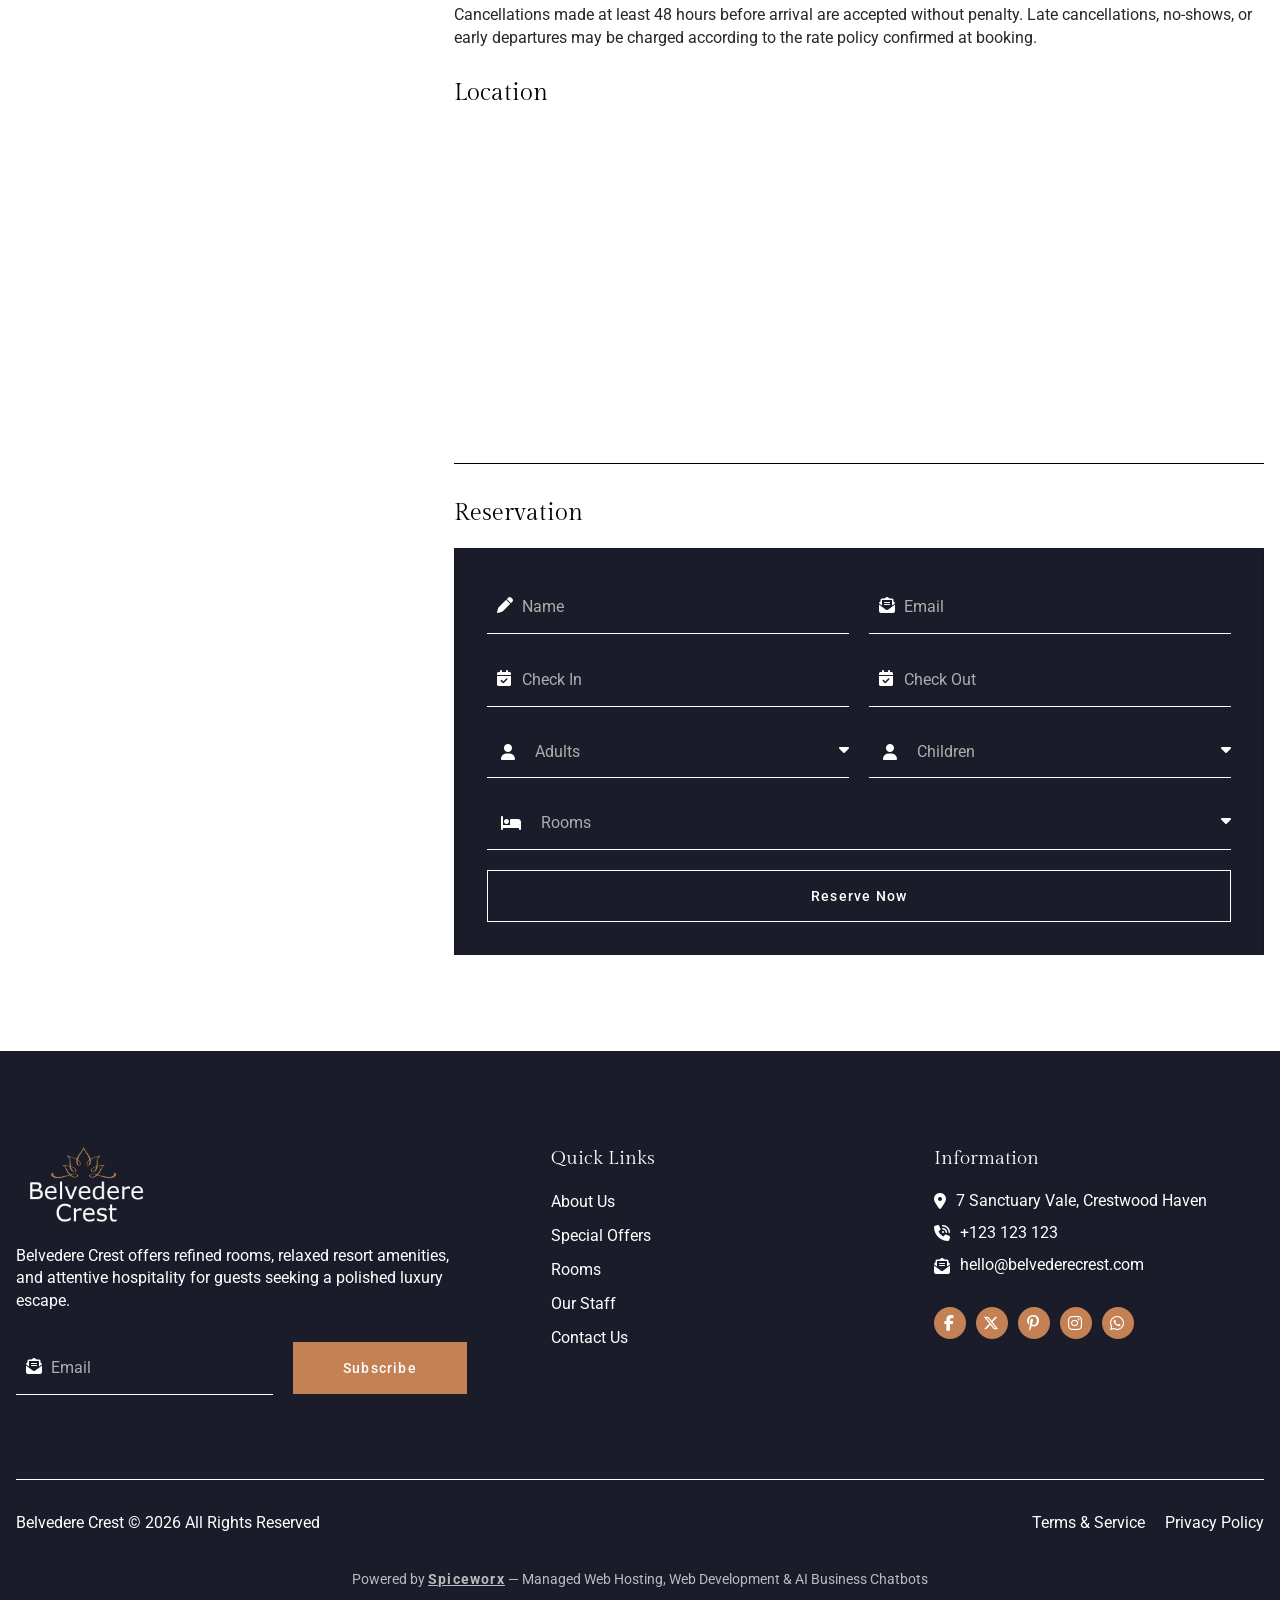
<file: rooms-detail.html>
<!DOCTYPE html>
<html lang="en">
<head>
    <meta charset="UTF-8">
    <meta name="viewport" content="width=device-width, initial-scale=1.0">
    <title>Room Detail - Belvedere Crest - Luxury Hotel & Resort</title>
    <meta name="description" content="Explore the VIP Room at Belvedere Crest: $299/night, 2 beds, 500 sq ft, and premium amenities including spa access, room service, and in-room dining.">
    <meta property="og:type" content="website">
    <meta property="og:title" content="VIP Room - Belvedere Crest - Luxury Hotel & Resort">
    <meta property="og:description" content="An elevated room experience with generous comfort, refined finishes, and thoughtful amenities — starting at $299/night.">
    <meta property="og:image" content="assets/images/Logo.png">
    <link rel="stylesheet" href="assets/css/main.css">
    <link rel="stylesheet" href="assets/css/responsive.css">
</head>
<body>
    <!-- Header Section -->
    <header>
        <div class="navbar-container">
            <div class="hero-container">
                <nav class="navbar navbar-expand-lg">
                    <div class="navbar-nav-container">
                
                    <!-- Logo Container -->
                    <div class="logo-container">
                        <a class="navbar-brand fw-bold" href="index.html">
                            <img src="assets/images/Logo.png" alt="Belvedere Crest" class="img-fluid">
                        </a>
                    </div>
                
                    <!-- Nav Link Container -->
                    <div class="nav-link-container">
                        <div class="collapse navbar-collapse" id="navbarNav">
                            <ul class="navbar-nav mx-auto">
                                <li class="nav-item">
                                    <a class="nav-link" href="index.html">Home</a>
                                </li>
                                <li class="nav-item">
                                    <a class="nav-link" href="about.html">About</a>
                                </li>
                                <li class="nav-item dropdown">
                                    <a class="nav-link dropdown-toggle" href="rooms.html" role="button" data-bs-toggle="dropdown"
                                        aria-expanded="false">
                                        Rooms <i class="fa-solid fa-chevron-down"></i>
                                    </a>
                                    <ul class="dropdown-menu">
                                        <li><a class="dropdown-item" href="rooms.html">Rooms</a></li>
                                        <li><a class="dropdown-item" href="rooms-detail.html">Room Detail</a></li>
                                    </ul>
                                </li>
                                <li class="nav-item dropdown">
                                    <a class="nav-link dropdown-toggle" href="special-offers.html" role="button" data-bs-toggle="dropdown"
                                        aria-expanded="false">
                                        Pages <i class="fa-solid fa-chevron-down"></i>
                                    </a>
                                    <ul class="dropdown-menu">
                                        <li><a class="dropdown-item" href="special-offers.html">Special Offers</a></li>
                                        <li><a class="dropdown-item" href="staff.html">Staff</a></li>
                                        <li><a class="dropdown-item" href="faq.html">FAQs</a></li>
                                        <li><a class="dropdown-item" href="404-page.html">404 Page</a></li>
                                    </ul>
                                </li>
                                <li class="nav-item dropdown">
                                    <a class="nav-link dropdown-toggle" href="blog.html" role="button" data-bs-toggle="dropdown"
                                        aria-expanded="false">
                                        Blog <i class="fa-solid fa-chevron-down"></i>
                                    </a>
                                    <ul class="dropdown-menu">
                                        <li><a class="dropdown-item" href="blog.html">Blog Archive</a></li>
                                        <li><a class="dropdown-item" href="single-post.html">Single Post</a></li>
                                    </ul>
                                </li>
                                <li class="nav-item">
                                    <a class="nav-link" href="contact.html">Contact Us</a>
                                </li>
                            </ul>
                        </div>
                    </div>
            
                    <button class="nav-btn" type="button" data-bs-toggle="collapse" data-bs-target="#navbarNav"
                        aria-controls="navbarNav" aria-expanded="false" aria-label="Toggle navigation">
                        <i class="fa-solid fa-bars-staggered"></i>
                    </button>
                
                    <!-- Navbar Social Container -->
                    <div class="navbar-cta-container">
                        <div>
                            <a href="rooms.html" class="btn btn-outline-primary">View Rooms</a>
                        </div>
                    </div>
                
                    </div>
                </nav>
            </div>
        </div>
    </header>

    <!-- Sidebar Section -->
    <aside>
        <div class="sidebar-overlay"></div>
        <div class="sidebar">
            <div class="sidebar-header">
                <button class="close-btn"><span>X</span></button>
            </div>
            <ul class="sidebar-menu">
                <li><a href="index.html">Home</a></li>
                <li><a href="about.html">About</a></li>
                <li class="sidebar-dropdown">
                    <div class="dropdown-header">
                        <a href="rooms.html">Rooms</a>
                        <button class="sidebar-dropdown-btn"><i class="fa-solid fa-angle-down"></i></button>
                    </div>
                    <ul class="sidebar-dropdown-menu">
                        <li><a href="rooms.html">Rooms</a></li>
                        <li><a href="rooms-detail.html">Room Detail</a></li>
                    </ul>
                </li>         
                        
                <li class="sidebar-dropdown">
                    <div class="dropdown-header">
                        <a href="special-offers.html">Pages</a>
                        <button class="sidebar-dropdown-btn"><i class="fa-solid fa-angle-down"></i></button>
                    </div>
                    <ul class="sidebar-dropdown-menu">
                        <li><a href="special-offers.html">Special Offers</a></li>
                        <li><a href="staff.html">Staff</a></li>
                        <li><a href="faq.html">FAQs</a></li>
                        <li><a href="404-page.html">404 Page</a></li>
                    </ul>
                </li>
                <li class="sidebar-dropdown">
                    <div class="dropdown-header">
                        <a href="blog.html">Blog</a>
                        <button class="sidebar-dropdown-btn"><i class="fa-solid fa-angle-down"></i></button>
                    </div>
                    <ul class="sidebar-dropdown-menu">
                        <li><a href="blog.html">Blog Archive</a></li>
                        <li><a href="single-post.html">Single Post</a></li>
                    </ul>
                </li>
                <li class="below-dropdown"><a href="contact.html">Contact Us</a></li>
            </ul>
        </div>
    </aside>

    <!-- Main Section -->
    <main>
        <!-- Banner Inner Section -->
        <section class="section banner-inner">
            <div class="hero-container">
                <div class="banner-inner-container">
                    <h1 class="banner-inner-title">VIP Room</h1>
                    <p class="banner-inner-subtitle">An elevated room experience with generous comfort, refined finishes, and thoughtful amenities for an effortless Belvedere Crest stay.</p>
                </div>
            </div>
        </section>

        <!-- Room Detail Section -->
        <section class="section-py-large">
            <div class="hero-container">
                <div class="d-flex flex-lg-row flex-column gspace-0">
                    <div class="room-info-container">
                        <div class="d-flex flex-row align-items-end">
                            <span class="room-price">$299</span>
                            <span class="room-price-detail">/ Night</span>
                        </div>
                        <div class="underline-accent-primary"></div>
                        <h3>Information</h3>
                        <p class="accent-primary">Enjoy premium in-room comforts, daily essentials, and convenient access to the hotel amenities guests value most.</p>
                        <div class="row row-cols-md-2 row-cols-1 grid-spacer-2">
                            <div class="col">
                                <div class="d-flex flex-column gspace-1">
                                    <div class="d-flex flex-row gspace-1 align-items-center">
                                        <i class="fa-solid fa-wifi-strong accent-color"></i>
                                        <p class="accent-primary mb-0">Free Wifi</p>
                                    </div>
                                    <div class="d-flex flex-row gspace-1 align-items-center">
                                        <i class="fa-solid fa-utensils accent-color"></i>
                                        <p class="accent-primary mb-0">Free Breakfast</p>
                                    </div>
                                    <div class="d-flex flex-row gspace-1 align-items-center">
                                        <i class="fa-solid fa-bed accent-color"></i>
                                        <p class="accent-primary mb-0">Room Service</p>
                                    </div>
                                    <div class="d-flex flex-row gspace-1 align-items-center">
                                        <i class="fa-solid fa-fan accent-color"></i>
                                        <p class="accent-primary mb-0">Spa & Wellness</p>
                                    </div>
                                    <div class="d-flex flex-row gspace-1 align-items-center">
                                        <i class="fa-solid fa-ladder-water accent-color"></i>
                                        <p class="accent-primary mb-0">Swimming Pool</p>
                                    </div>
                                    <div class="d-flex flex-row gspace-1 align-items-center">
                                        <i class="fa-solid fa-bath accent-color"></i>
                                        <p class="accent-primary mb-0">Shower Bathtub</p>
                                    </div>
                                </div>
                            </div>
                            <div class="col">
                                <div class="d-flex flex-column gspace-1">
                                    <div class="d-flex flex-row align-items-center gspace-2">
                                        <div class="room-icon">
                                            <i class="fa-solid fa-bed"></i>
                                        </div>
                                        <p class="accent-primary mb-0">2 Beds</p>
                                    </div>
                                    <div class="d-flex flex-row align-items-center gspace-2">
                                        <div class="room-icon">
                                            <svg class="room-icon" fill="currentColor" viewBox="0 0 16 16" xmlns="http://www.w3.org/2000/svg">
                                                <path d="M0 0h4v4H0V0zm0 6h4v4H0V6zm0 6h4v4H0v-4zM6 0h4v4H6V0zm0 6h4v4H6V6zm0 6h4v4H6v-4zm6-12h4v4h-4V0zm0 6h4v4h-4V6zm0 6h4v4h-4v-4z" fill-rule="evenodd"/>
                                            </svg>
                                        </div>
                                        <p class="accent-primary mb-0">500 sq ft</p>
                                    </div>
                                    <div class="d-flex flex-row align-items-center gspace-2">
                                        <div class="room-icon">
                                            <i class="fa-solid fa-user-group"></i>
                                        </div>
                                        <p class="accent-primary mb-0">1 - 4 People</p>
                                    </div>
                                </div>
                            </div>
                        </div>
                    </div>
                    <div class="room-detail-info-container">
                        <div class="image-container room-detail-image">
                            <img src="assets/images/illuminated-neat-bedroom-2023-11-27-05-22-51-utc_result-1024x683.webp" alt="">
                        </div>
                        <h2>Room Overview</h2>
                        <div>
                            <p>The VIP Room is designed for guests who want extra comfort, privacy, and a quiet sense of occasion. Soft bedding, warm lighting, and refined furnishings create a calm place to unwind after a full day.</p>
                            <p>With generous space for rest, work, and in-room dining, this room is well suited for special celebrations, longer stays, or travelers who prefer a more elevated hotel experience.</p>
                        </div>
                        <h3>Hotel Rules</h3>
                        <div class="row row-cols-md-2 row-cols-1 grid-spacer-2">
                            <div class="col">
                                <ul class="circle-list">
                                    <li>Check-in is from 3:00 PM onwards. Check-out is by 12:00 PM</li>
                                    <li>Cancellations must be made 48 hours prior to arrival to avoid charges</li>
                                    <li>Our hotel is a non-smoking property. Smoking is permitted only in designated outdoor areas</li>
                                    <li>Pets are welcome in designated rooms</li>
                                </ul>
                            </div>
                            <div class="col">
                                <ul class="circle-list">
                                    <li>Visitors are welcome during the day but must leave by 10:00 PM</li>
                                    <li>Guests will be responsible for any damages caused to the property during their stay</li>
                                    <li>Room occupancy is limited to the number of guests confirmed in your reservation</li>
                                </ul>
                            </div>
                        </div>
                        <h4>Cancellations</h4>
                        <p>Cancellations made at least 48 hours before arrival are accepted without penalty. Late cancellations, no-shows, or early departures may be charged according to the rate policy confirmed at booking.</p>
                        <h3>Location</h3>
                        <iframe loading="lazy" class="maps room-maps"
                            src="https://maps.google.com/maps?q=7%20Sanctuary%20Vale,%20Crestwood%20Haven&amp;t=m&amp;z=14&amp;output=embed&amp;iwloc=near"
                            title="7 Sanctuary Vale, Crestwood Haven" aria-label="7 Sanctuary Vale, Crestwood Haven">
                        </iframe>
                        <div class="room-detail-info-underline"></div>
                        <h3>Reservation</h3>
                        <div class="card card-reservation">
                            <div id="success-message" class="alert success hidden">
                                <span class="check-icon"><i class="fa-solid fa-2xl fa-check"></i></span>
                                <p>Thank you! Form submitted successfully.</p>
                            </div>
                            
                            <div id="error-message" class="alert error hidden">
                                <span class="cross-icon"><i class="fa-solid fa-2xl fa-xmark"></i></span>
                                <p>Oops! Form submission failed. Please try again.</p>
                            </div>

                            <form id="reservation-form" action="#" method="post" class="form">
                                <div class="row row-cols-md-2 row-cols-1 grid-spacer-2">
                                    <div class="col">
                                        <div class="input-wrapper">
                                            <div class="input-icon fa-solid fa-pen"></div>
                                            <input type="text" name="name" id="name" placeholder="Name">
                                        </div>
                                    </div>
                                    <div class="col">
                                        <div class="input-wrapper">
                                            <div class="input-icon fa-solid fa-envelope-open-text"></div>
                                            <input type="email" name="email" id="email" placeholder="Email">
                                        </div>
                                    </div>
                                    <div class="col">
                                        <div class="input-wrapper">
                                            <i class="input-icon fa-solid fa-calendar-check"></i>
                                            <input type="text" id="checkin" name="checkin" placeholder="Check In" readonly>
                                        </div>
                                    </div>
                                    <div class="col">
                                        <div class="input-wrapper">
                                            <i class="input-icon fa-solid fa-calendar-check"></i>
                                            <input type="text" id="checkout" name="checkout" placeholder="Check Out" readonly>
                                        </div>
                                    </div>
                                    <div class="col">
                                        <div class="dropdown-container">
                                            <div class="dropdown-select">
                                                <div class="d-flex flex-row align-items-center gspace-2">
                                                    <i class="fa-solid fa-user"></i>
                                                    <span class="selected-text">Adults</span>
                                                </div>
                                                <i class="fa-solid fa-caret-down"></i>
                                            </div>
                                            <div class="dropdown-list">
                                                <div class="dropdown-option" data-value="1">1 Adult</div>
                                                <div class="dropdown-option" data-value="2">2 Adults</div>
                                                <div class="dropdown-option" data-value="3">3 Adults</div>
                                            </div>
                                            <input type="hidden" id="adult" name="adult" class="dropdown-value">
                                        </div>
                                    </div>
                                    <div class="col">
                                        <div class="dropdown-container">
                                            <div class="dropdown-select">
                                                <div class="d-flex flex-row align-items-center gspace-2">
                                                    <i class="fa-solid fa-user"></i>
                                                    <span class="selected-text">Children</span>
                                                </div>
                                                <i class="fa-solid fa-caret-down"></i>
                                            </div>
                                            <div class="dropdown-list">
                                                <div class="dropdown-option" data-value="1">1 Child</div>
                                                <div class="dropdown-option" data-value="2">2 Children</div>
                                                <div class="dropdown-option" data-value="3">3 Children</div>
                                            </div>
                                            <input type="hidden" id="children" name="children" class="dropdown-value">
                                        </div>
                                    </div>
                                </div>
                                <div class="dropdown-container">
                                    <div class="dropdown-select">
                                        <div class="d-flex flex-row align-items-center gspace-2">
                                            <i class="fa-solid fa-bed"></i>
                                            <span class="selected-text">Rooms</span>
                                        </div>
                                        <i class="fa-solid fa-caret-down"></i>
                                    </div>
                                    <div class="dropdown-list">
                                        <div class="dropdown-option" data-value="1">1 Room</div>
                                        <div class="dropdown-option" data-value="2">2 Rooms</div>
                                        <div class="dropdown-option" data-value="3">3 Rooms</div>
                                    </div>
                                    <input type="hidden" id="room" name="room" class="dropdown-value">
                                </div>

                                <button type="submit" class="btn btn-outline-primary">Reserve Now</button>
                            </form>
                        </div>
                    </div>
                </div>
            </div>
        </section>
    </main>

    <!-- Footer Section -->
    <footer>
        <section class="section footer-container">
            <div class="hero-container">
                <div class="d-flex flex-column gspace-2">
                    <div class="footer-content-grid">
                        <div class="footer-title-container">
                            <div class="image-container footer-logo">
                                <img src="assets/images/Logo.png" alt="Belvedere Crest">
                            </div>
                            <p class="accent-primary">Belvedere Crest offers refined rooms, relaxed resort amenities, and attentive hospitality for guests seeking a polished luxury escape.</p>
                            <div id="newsletter-success" class="alert success hidden">
                                <span class="check-icon"><i class="fa-solid fa-2xl fa-check"></i></span>
                                <p class="text-center">Thank you! Form submitted successfully.</p>
                            </div>
                        
                            <div id="newsletter-error" class="alert error hidden">
                                <span class="cross-icon"><i class="fa-solid fa-2xl fa-xmark"></i></span>
                                <p class="text-center">Oops! Form submission failed. Please try again.</p>
                            </div>
                            <form id="newsletter-form" action="#" class="form" method="post">
                                <div class="input-wrapper">
                                    <i class="input-icon fa-solid fa-envelope-open-text"></i>
                                    <input type="email" id="newsletter" placeholder="Email">
                                </div>
                                <button type="submit" class="btn btn-accent btn-white-hover">Subscribe</button>
                            </form>
                        </div>

                        <div class="footer-quick-links-container">
                            <h4>Quick Links</h4>
                            <ul class="footer-list">
                                <li><a href="about.html" class="footer-quick-links">About Us</a></li>
                                <li><a href="special-offers.html" class="footer-quick-links">Special Offers</a></li>
                                <li><a href="rooms.html" class="footer-quick-links">Rooms</a></li>
                                <li><a href="staff.html" class="footer-quick-links">Our Staff</a></li>
                                <li><a href="contact.html" class="footer-quick-links">Contact Us</a></li>
                            </ul>
                        </div>

                        <div class="footer-information-container">
                            <h4>Information</h4>
                            <ul class="footer-list">
                                <li>
                                    <div class="footer-info-item">
                                        <i class="fa-solid fa-location-dot footer-info-icon"></i>
                                        <p class="footer-info-text">7 Sanctuary Vale, Crestwood Haven</p>
                                    </div>
                                </li>
                                <li>
                                    <div class="footer-info-item">
                                        <i class="fa-solid fa-phone-volume footer-info-icon"></i>
                                        <p class="footer-info-text">+123 123 123</p>
                                    </div>
                                </li>
                                <li>
                                    <div class="footer-info-item">
                                        <i class="fa-solid fa-envelope-open-text footer-info-icon"></i>
                                        <p class="footer-info-text">hello@belvederecrest.com</p>
                                    </div>
                                </li>
                            </ul>
                            <div class="d-flex flex-row align-items-center gspace-1">
                                <a href="#" class="footer-icon">
                                    <i class="fa-brands fa-facebook-f"></i>
                                </a>
                                <a href="#" class="footer-icon">
                                    <i class="fa-brands fa-x-twitter"></i>
                                </a>
                                <a href="#" class="footer-icon">
                                    <i class="fa-brands fa-pinterest-p"></i>
                                </a>
                                <a href="#" class="footer-icon">
                                    <i class="fa-brands fa-instagram"></i>
                                </a>
                                <a href="#" class="footer-icon">
                                    <i class="fa-brands fa-whatsapp"></i>
                                </a>
                            </div>
                        </div>
                    </div>
                    <div class="footer-copyright-container">
                        <span class="copyright-text">
                            Belvedere Crest © <span id="copyright-year"></span> All Rights Reserved
                        </span>
                        <div class="d-flex flex-row gspace-2 align-items-center justify-content-end">
                            <a href="contact.html" class="legalink-text">
                                Terms & Service
                            </a>
                            <a href="contact.html" class="legalink-text">
                                Privacy Policy
                            </a>
                        </div>
                    </div>
                    <div class="powered-by-container">
                        <p class="powered-by-text">Powered by <a href="https://spiceworx.com" target="_blank" rel="noopener noreferrer" class="powered-by-link">Spiceworx</a> — Managed Web Hosting, Web Development &amp; AI Business Chatbots</p>
                    </div>
                </div>
            </div>
        </section>
    </footer>


    <!-- Chat Widget -->
    <button id="floatingChatBtn" aria-label="Open AI Concierge">
        <span class="fcb_icon" aria-hidden="true"><i class="fa-solid fa-comment-dots"></i></span>
        <span id="floatingChatLabel">Ask AI</span>
    </button>
    <div id="chatOverlay">
        <div id="chatPanel">
            <div id="chatPanelHeader">
                <div id="chatAvatarWrap">
                    <div id="chatAvatar"><img src="/assets/images/chat-image.png" alt="Belvedere Crest"></div>
                    <div id="chatOnlineDot"></div>
                </div>
                <div id="chatHeaderText">
                    <span id="chatPanelTitle">Belvedere Crest AI Concierge</span>
                    <span id="chatHeaderSub">Ask about rooms, offers, and guest services</span>
                </div>
                <button id="closeChatBtn" aria-label="Close">&#10005;</button>
            </div>
            <iframe id="chatFrame" src="" title="AI Concierge" frameborder="0" allowtransparency="true"></iframe>
        </div>
    </div>
    <link rel="stylesheet" href="/assets/css/chat-widget.css">
    <script src="/assets/js/chat-widget.js"></script>

    <!-- Script -->
    <script src="assets/js/vendor/jquery.min.js"></script>
    <script src="assets/js/vendor/bootstrap.bundle.min.js"></script>
    <script src="assets/js/vendor/flatpickr.min.js"></script>
    <script src="assets/js/vendor/swiper-bundle.min.js"></script>
    <script src="assets/js/vendor/odometer.js"></script>
    <script src="assets/js/vendor/isotope.pkgd.min.js"></script>
    <script src="assets/js/vendor/fslightbox.js"></script>
    <script src="assets/js/submit-form.js"></script>
    <script src="assets/js/swiper-script.js"></script>
    <script src="assets/js/script.js"></script>
</body>
</html>
</file>
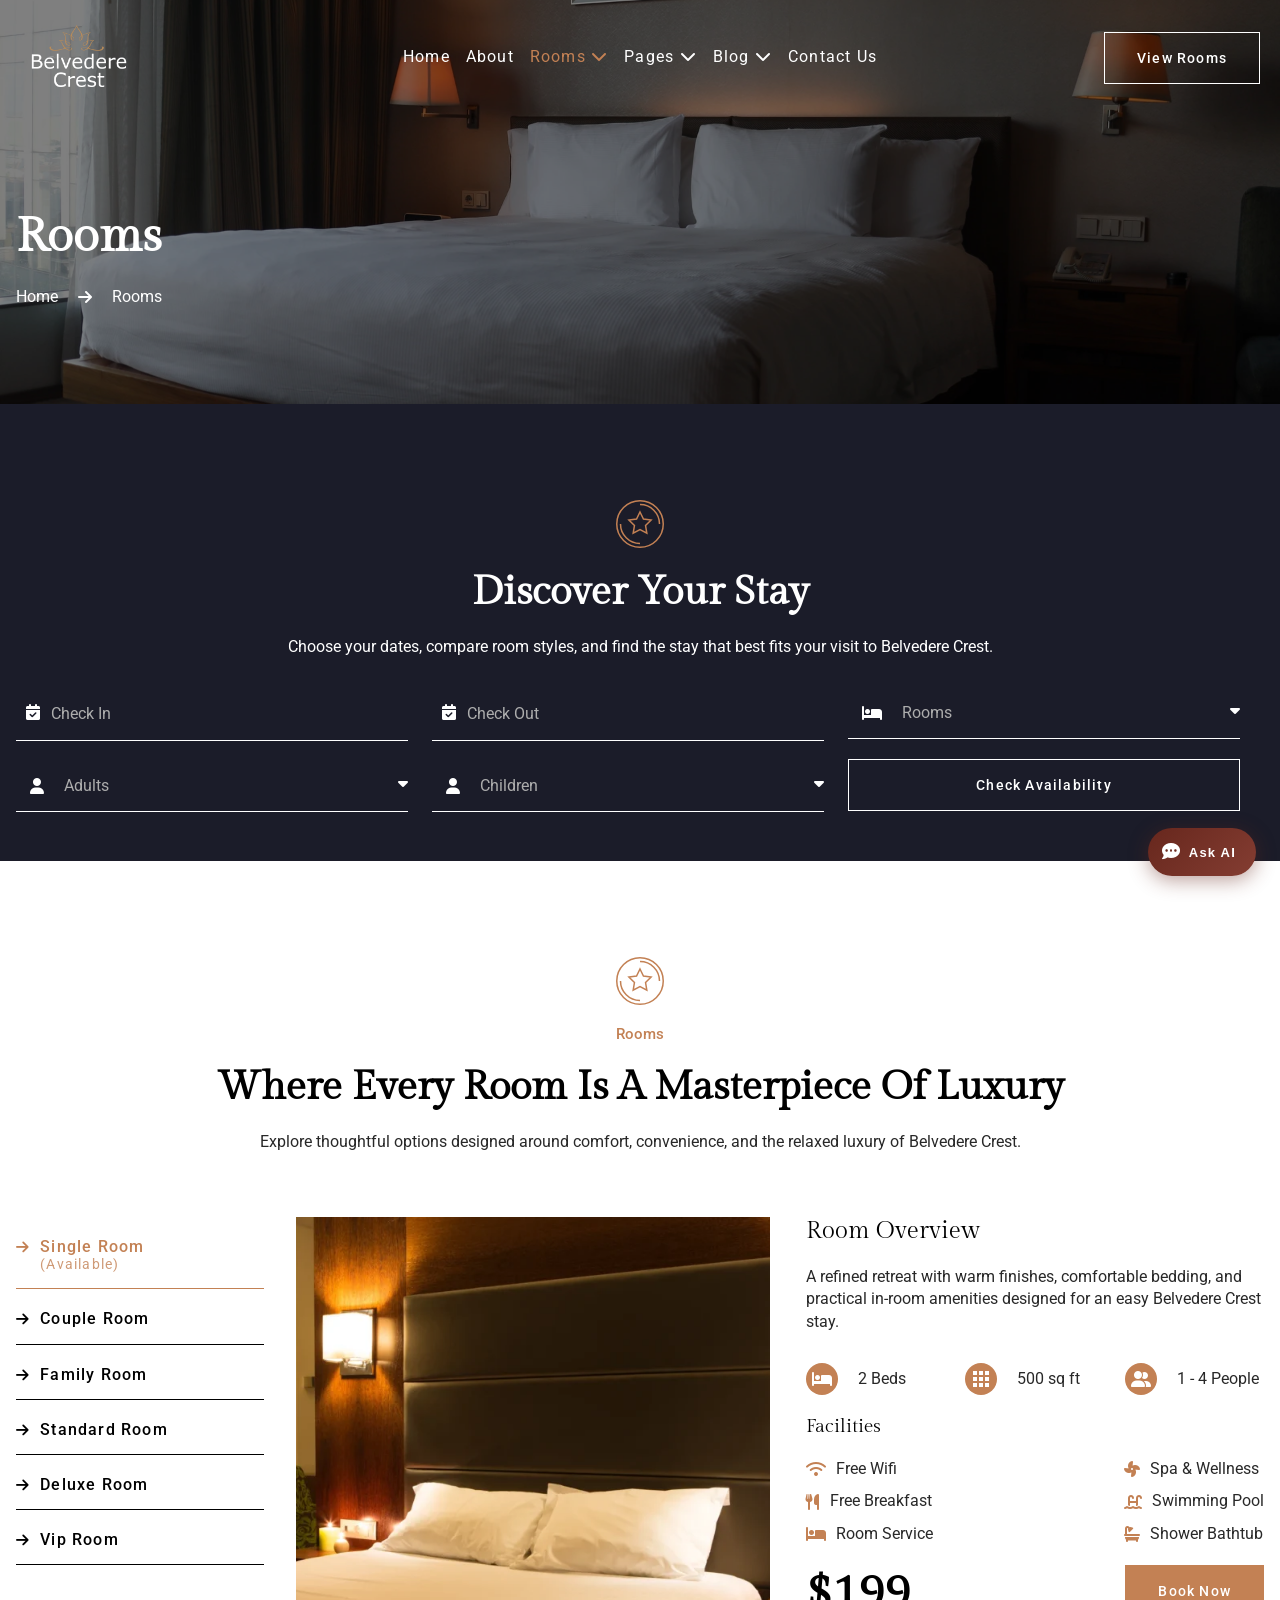
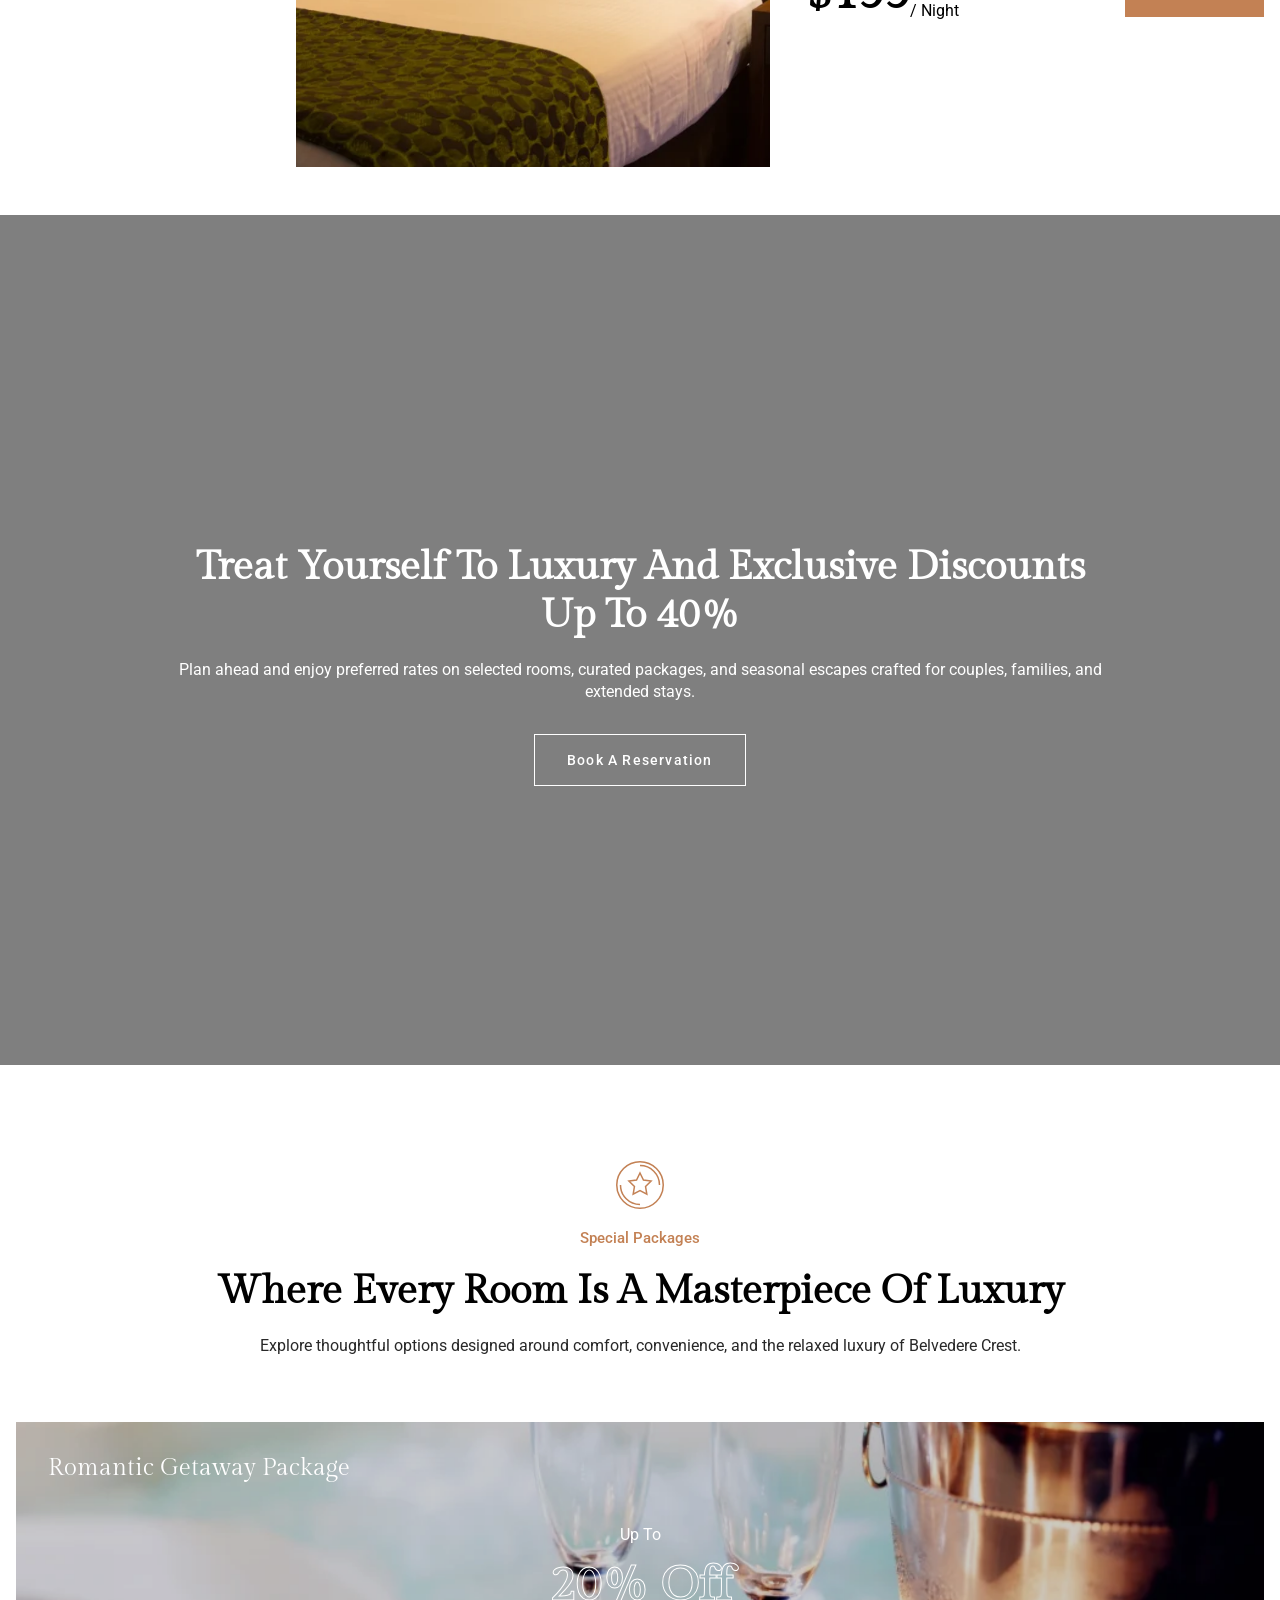
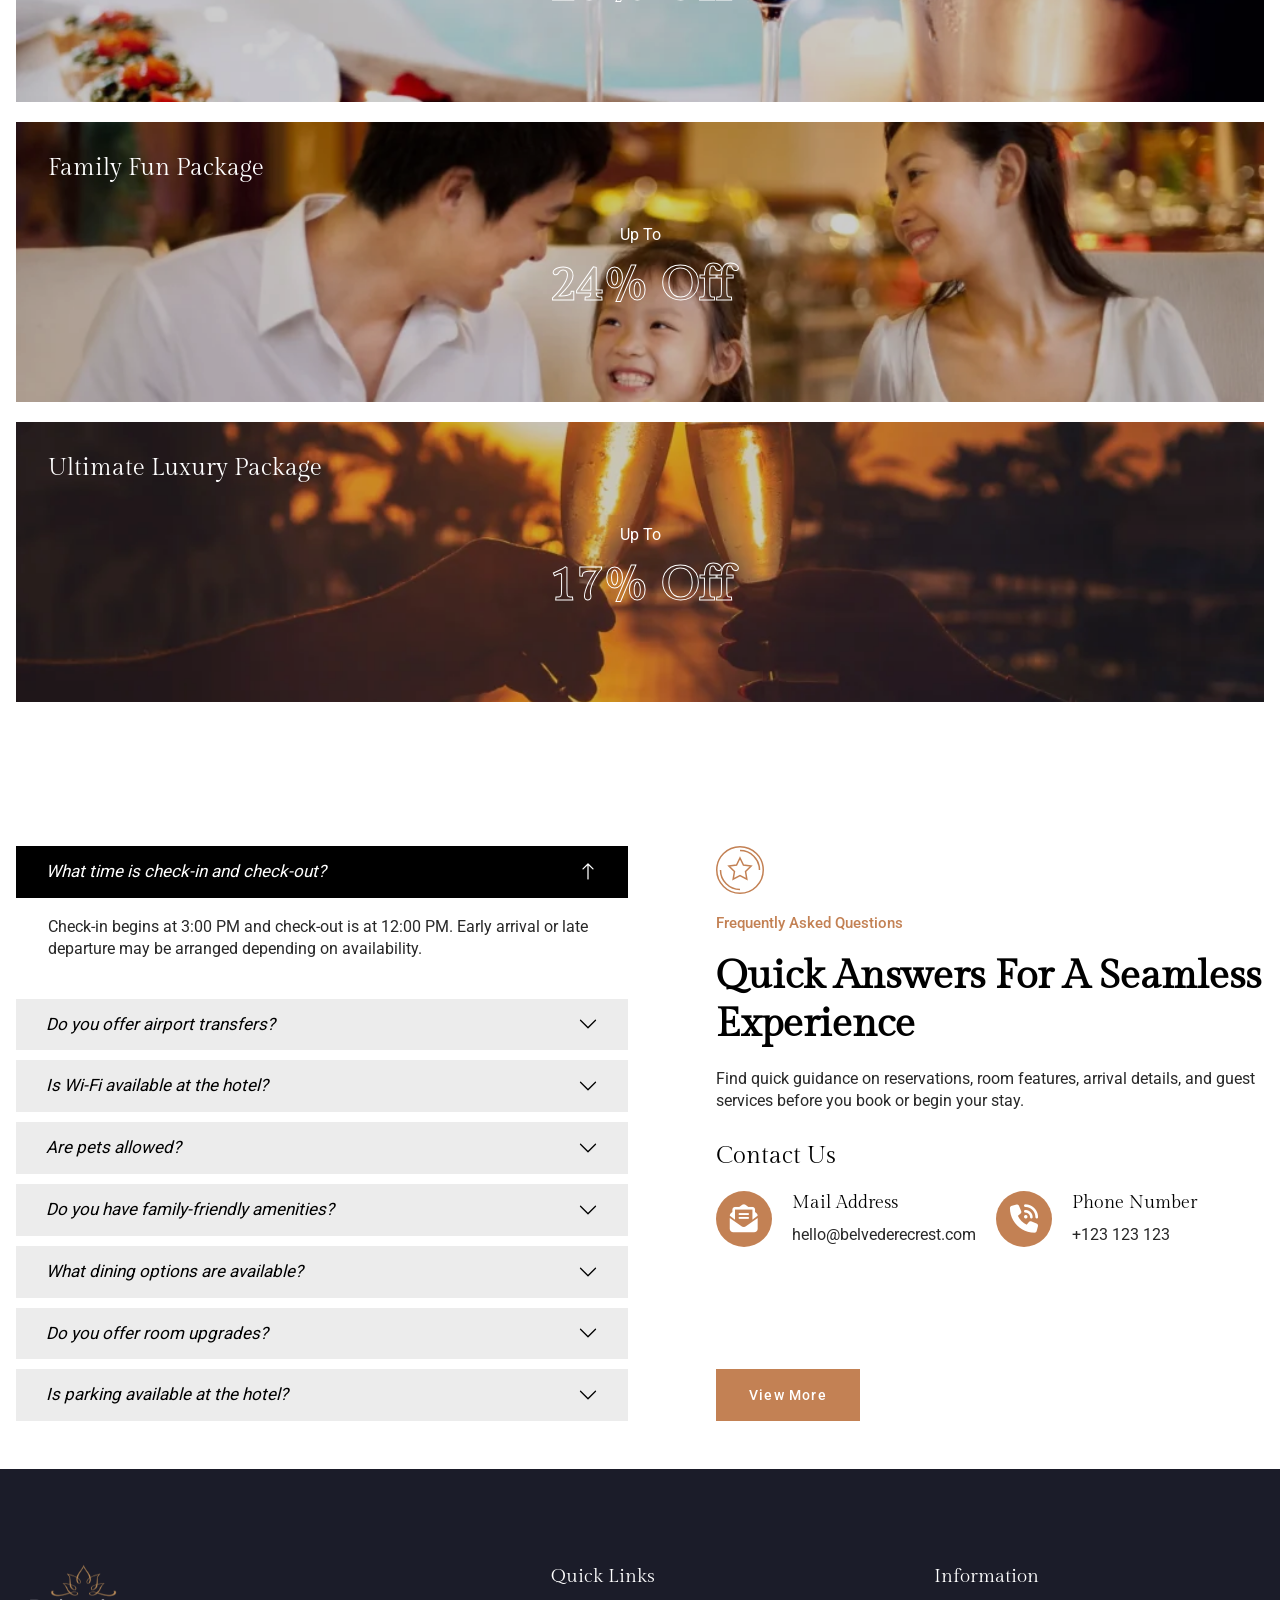
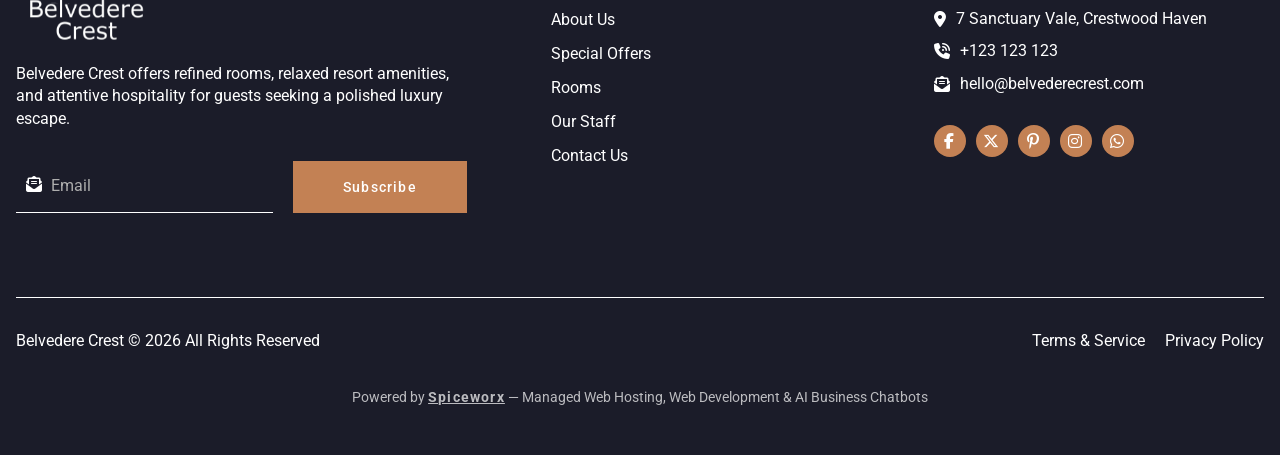
<file: rooms.html>
<!DOCTYPE html>
<html lang="en">
<head>
    <meta charset="UTF-8">
    <meta name="viewport" content="width=device-width, initial-scale=1.0">
    <title>Rooms - Belvedere Crest - Luxury Hotel & Resort</title>
    <meta name="description" content="Browse Belvedere Crest's six room types — Single, Couple, Family, Standard, Deluxe, and VIP — with rates, sizes, and amenities to find the perfect luxury stay.">
    <meta property="og:type" content="website">
    <meta property="og:title" content="Rooms - Belvedere Crest - Luxury Hotel & Resort">
    <meta property="og:description" content="Compare room styles, rates, and amenities at Belvedere Crest, from cozy Standard rooms to the premium VIP Room.">
    <meta property="og:image" content="assets/images/Logo.png">
    <link rel="stylesheet" href="assets/css/main.css">
    <link rel="stylesheet" href="assets/css/responsive.css">
</head>
<body>
    <!-- Header Section -->
    <header>
        <div class="navbar-container">
            <div class="hero-container">
                <nav class="navbar navbar-expand-lg">
                    <div class="navbar-nav-container">
                
                    <!-- Logo Container -->
                    <div class="logo-container">
                        <a class="navbar-brand fw-bold" href="index.html">
                            <img src="assets/images/Logo.png" alt="Belvedere Crest" class="img-fluid">
                        </a>
                    </div>
                
                    <!-- Nav Link Container -->
                    <div class="nav-link-container">
                        <div class="collapse navbar-collapse" id="navbarNav">
                            <ul class="navbar-nav mx-auto">
                                <li class="nav-item">
                                    <a class="nav-link" href="index.html">Home</a>
                                </li>
                                <li class="nav-item">
                                    <a class="nav-link" href="about.html">About</a>
                                </li>
                                <li class="nav-item dropdown">
                                    <a class="nav-link dropdown-toggle" href="rooms.html" role="button" data-bs-toggle="dropdown"
                                        aria-expanded="false">
                                        Rooms <i class="fa-solid fa-chevron-down"></i>
                                    </a>
                                    <ul class="dropdown-menu">
                                        <li><a class="dropdown-item" href="rooms.html">Rooms</a></li>
                                        <li><a class="dropdown-item" href="rooms-detail.html">Room Detail</a></li>
                                    </ul>
                                </li>
                                <li class="nav-item dropdown">
                                    <a class="nav-link dropdown-toggle" href="special-offers.html" role="button" data-bs-toggle="dropdown"
                                        aria-expanded="false">
                                        Pages <i class="fa-solid fa-chevron-down"></i>
                                    </a>
                                    <ul class="dropdown-menu">
                                        <li><a class="dropdown-item" href="special-offers.html">Special Offers</a></li>
                                        <li><a class="dropdown-item" href="staff.html">Staff</a></li>
                                        <li><a class="dropdown-item" href="faq.html">FAQs</a></li>
                                        <li><a class="dropdown-item" href="404-page.html">404 Page</a></li>
                                    </ul>
                                </li>
                                <li class="nav-item dropdown">
                                    <a class="nav-link dropdown-toggle" href="blog.html" role="button" data-bs-toggle="dropdown"
                                        aria-expanded="false">
                                        Blog <i class="fa-solid fa-chevron-down"></i>
                                    </a>
                                    <ul class="dropdown-menu">
                                        <li><a class="dropdown-item" href="blog.html">Blog Archive</a></li>
                                        <li><a class="dropdown-item" href="single-post.html">Single Post</a></li>
                                    </ul>
                                </li>
                                <li class="nav-item">
                                    <a class="nav-link" href="contact.html">Contact Us</a>
                                </li>
                            </ul>
                        </div>
                    </div>
            
                    <button class="nav-btn" type="button" data-bs-toggle="collapse" data-bs-target="#navbarNav"
                        aria-controls="navbarNav" aria-expanded="false" aria-label="Toggle navigation">
                        <i class="fa-solid fa-bars-staggered"></i>
                    </button>
                
                    <!-- Navbar Social Container -->
                    <div class="navbar-cta-container">
                        <div>
                            <a href="rooms.html" class="btn btn-outline-primary">View Rooms</a>
                        </div>
                    </div>
                
                    </div>
                </nav>
            </div>
        </div>
    </header>

    <!-- Sidebar Section -->
    <aside>
        <div class="sidebar-overlay"></div>
        <div class="sidebar">
            <div class="sidebar-header">
                <button class="close-btn"><span>X</span></button>
            </div>
            <ul class="sidebar-menu">
                <li><a href="index.html">Home</a></li>
                <li><a href="about.html">About</a></li>
                <li class="sidebar-dropdown">
                    <div class="dropdown-header">
                        <a href="rooms.html">Rooms</a>
                        <button class="sidebar-dropdown-btn"><i class="fa-solid fa-angle-down"></i></button>
                    </div>
                    <ul class="sidebar-dropdown-menu">
                        <li><a href="rooms.html">Rooms</a></li>
                        <li><a href="rooms-detail.html">Room Detail</a></li>
                    </ul>
                </li>         
                        
                <li class="sidebar-dropdown">
                    <div class="dropdown-header">
                        <a href="special-offers.html">Pages</a>
                        <button class="sidebar-dropdown-btn"><i class="fa-solid fa-angle-down"></i></button>
                    </div>
                    <ul class="sidebar-dropdown-menu">
                        <li><a href="special-offers.html">Special Offers</a></li>
                        <li><a href="staff.html">Staff</a></li>
                        <li><a href="faq.html">FAQs</a></li>
                        <li><a href="404-page.html">404 Page</a></li>
                    </ul>
                </li>
                <li class="sidebar-dropdown">
                    <div class="dropdown-header">
                        <a href="blog.html">Blog</a>
                        <button class="sidebar-dropdown-btn"><i class="fa-solid fa-angle-down"></i></button>
                    </div>
                    <ul class="sidebar-dropdown-menu">
                        <li><a href="blog.html">Blog Archive</a></li>
                        <li><a href="single-post.html">Single Post</a></li>
                    </ul>
                </li>
                <li class="below-dropdown"><a href="contact.html">Contact Us</a></li>
            </ul>
        </div>
    </aside>

    <!-- Main Section -->
    <main>
        <!-- Banner Home Section -->
        <section class="section banner-inner">
            <div class="hero-container">
                <div class="banner-inner-container">
                    <h1 class="banner-inner-title">Rooms</h1>
                    <nav class="belvedere-breadcrumb">
                        <a href="index.html" class="breadcrumb-item">Home</a>
                        <i class="fa-solid fa-arrow-right breadcrumb-separator"></i>
                        <a href="rooms.html" class="breadcrumb-item">Rooms</a>
                    </nav>
                </div>
            </div>
        </section>

        <!-- Booking Section -->
        <section class="section bg-accent-color-2">
            <div class="hero-container">
                <div class="d-flex flex-column gspace-2">
                    <div class="heading-content-container heading-center animation-box anim-slow anim-delay-md" data-animation="fade-in">
                        <div class="sub-heading-icon">
                            <svg
                                viewBox="0 0 64 64"
                                xmlns="http://www.w3.org/2000/svg"
                                aria-hidden="true"
                                focusable="false"
                                >
                                <g fill="none" stroke="currentColor" stroke-width="2" transform="translate(1 1)">
                                    <circle cx="31" cy="31" r="31"></circle>
                                    <path d="M31,57 C16.6,57 5,45.4 5,31"></path>
                                    <path d="M31,5 C45.4,5 57,16.6 57,31"></path>
                                    <path d="M31,15 L35.6,24.3 L45.8,25.7 L38.4,33 L40.1,43.1 L31,38.3 L21.9,43.1 L23.6,33 L16.2,25.7 L26.4,24.3 L31,15 Z"></path>
                                </g>
                            </svg>
                        </div>
                        <h2 class="accent-primary">Discover Your Stay</h2>
                        <p class="heading-excerpt accent-primary">Choose your dates, compare room styles, and find the stay that best fits your visit to Belvedere Crest.</p>
                    </div>

                    <form id="avaliablility-form" action="#" method="post" class="form animation-box anim-normal anim-delay-sm" data-animation="fade-up">
                        <div class="row row-cols-md-3 row-cols-1 grid-space-2 w-100">
                            <div class="col">
                                <div class="d-flex flex-column gspace-2">
                                    <div class="input-wrapper">
                                        <i class="input-icon fa-solid fa-calendar-check"></i>
                                        <input type="text" id="checkin" name="checkin" placeholder="Check In" readonly>
                                    </div>
                                    <div class="dropdown-container">
                                        <div class="dropdown-select">
                                            <div class="d-flex flex-row align-items-center gspace-2">
                                                <i class="fa-solid fa-user"></i>
                                                <span class="selected-text">Adults</span>
                                            </div>
                                            <i class="fa-solid fa-caret-down"></i>
                                        </div>
                                        <div class="dropdown-list">
                                            <div class="dropdown-option" data-value="1">1 Adult</div>
                                            <div class="dropdown-option" data-value="2">2 Adults</div>
                                            <div class="dropdown-option" data-value="3">3 Adults</div>
                                        </div>
                                        <input type="hidden" id="adult" name="adult" class="dropdown-value">
                                    </div>
                                </div>
                            </div>
                            <div class="col">
                                <div class="d-flex flex-column gspace-2">
                                    <div class="input-wrapper">
                                        <div class="input-icon fa-solid fa-calendar-check"></div>
                                        <input type="text" id="checkout" name="checkout" placeholder="Check Out" readonly>
                                    </div>
                                    <div class="dropdown-container">
                                        <div class="dropdown-select">
                                            <div class="d-flex flex-row align-items-center gspace-2">
                                                <i class="fa-solid fa-user"></i>
                                                <span class="selected-text">Children</span>
                                            </div>
                                            <i class="fa-solid fa-caret-down"></i>
                                        </div>
                                        <div class="dropdown-list">
                                            <div class="dropdown-option" data-value="1">1 Child</div>
                                            <div class="dropdown-option" data-value="2">2 Children</div>
                                            <div class="dropdown-option" data-value="3">3 Children</div>
                                        </div>
                                        <input type="hidden" id="children" name="children" class="dropdown-value">
                                    </div>
                                </div>
                            </div>
                            <div class="col">
                                <div class="d-flex flex-column gspace-2">
                                    <div class="dropdown-container">
                                        <div class="dropdown-select">
                                            <div class="d-flex flex-row align-items-center gspace-2">
                                                <i class="fa-solid fa-bed"></i>
                                                <span class="selected-text">Rooms</span>
                                            </div>
                                            <i class="fa-solid fa-caret-down"></i>
                                        </div>
                                        <div class="dropdown-list">
                                            <div class="dropdown-option" data-value="1">1 Room</div>
                                            <div class="dropdown-option" data-value="2">2 Rooms</div>
                                            <div class="dropdown-option" data-value="3">3 Rooms</div>
                                        </div>
                                        <input type="hidden" id="room" name="room" class="dropdown-value">
                                    </div>

                                    <button type="submit" class="btn btn-outline-primary">Check Availability</button>
                                </div>
                            </div>
                        </div>
                    </form>
                </div>
            </div>
        </section>

        <!-- Rooms Section -->
        <section class="section">
            <div class="hero-container">
                <div class="d-flex flex-column gspace-2">
                    <div class="heading-content-container heading-center">
                        <div class="sub-heading-icon">
                            <svg
                                viewBox="0 0 64 64"
                                xmlns="http://www.w3.org/2000/svg"
                                aria-hidden="true"
                                focusable="false"
                                >
                                <g fill="none" stroke="currentColor" stroke-width="2" transform="translate(1 1)">
                                    <circle cx="31" cy="31" r="31"></circle>
                                    <path d="M31,57 C16.6,57 5,45.4 5,31"></path>
                                    <path d="M31,5 C45.4,5 57,16.6 57,31"></path>
                                    <path d="M31,15 L35.6,24.3 L45.8,25.7 L38.4,33 L40.1,43.1 L31,38.3 L21.9,43.1 L23.6,33 L16.2,25.7 L26.4,24.3 L31,15 Z"></path>
                                </g>
                            </svg>
                        </div>
                        <span class="sub-heading">Rooms</span>
                        <h2 class="animation-box anim-normal anim-delay-sm" data-animation="fade-up">Where Every Room is a Masterpiece of Luxury</h2>
                        <p class="heading-excerpt">Explore thoughtful options designed around comfort, convenience, and the relaxed luxury of Belvedere Crest.</p>
                    </div>
                    <div class="section-content-spacer"></div>
                    <div class="d-flex flex-column flex-md-row gspace-0 animation-box anim-normal anim-delay-sm" data-animation="fade-up">
                        <div class="rooms-tab-container">
                            <nav class="room-selection">
                                <button class="tab-nav active" type="button" data-target-room="single">
                                    <i class="fa-solid fa-arrow-right room-tab-arrow"></i>
                                    <span class="d-flex flex-column">
                                        <span class="tab-title">Single Room</span>
                                        <span class="tab-title-content">(Available)</span>
                                    </span>
                                </button>
                                <button class="tab-nav" type="button" data-target-room="couple">
                                    <i class="fa-solid fa-arrow-right room-tab-arrow"></i>
                                    <span class="d-flex flex-column">
                                        <span class="tab-title">Couple Room</span>
                                        <span class="tab-title-content">(Available)</span>
                                    </span>
                                </button>
                                <button class="tab-nav" type="button" data-target-room="family">
                                    <i class="fa-solid fa-arrow-right room-tab-arrow"></i>
                                    <span class="d-flex flex-column">
                                        <span class="tab-title">Family Room</span>
                                        <span class="tab-title-content">(Available)</span>
                                    </span>
                                </button>
                                <button class="tab-nav" type="button" data-target-room="standard">
                                    <i class="fa-solid fa-arrow-right room-tab-arrow"></i>
                                    <span class="d-flex flex-column">
                                        <span class="tab-title">Standard Room</span>
                                        <span class="tab-title-content">(Available)</span>
                                    </span>
                                </button>
                                <button class="tab-nav" type="button" data-target-room="deluxe">
                                    <i class="fa-solid fa-arrow-right room-tab-arrow"></i>
                                    <span class="d-flex flex-column">
                                        <span class="tab-title">Deluxe Room</span>
                                        <span class="tab-title-content">(Available)</span>
                                    </span>
                                </button>
                                <button class="tab-nav" type="button" data-target-room="vip">
                                    <i class="fa-solid fa-arrow-right room-tab-arrow"></i>
                                    <span class="d-flex flex-column">
                                        <span class="tab-title">Vip Room</span>
                                        <span class="tab-title-content">(Available)</span>
                                    </span>
                                </button>
                            </nav>
                        </div>
                        <div class="rooms-tab-content-container">
                            <div class="container-fluid px-0">
                                <div class="row row-cols-lg-2 row-cols-1 grid-spacer-2">
                                    <div class="col">
                                        <div>
                                            <div class="image-container room-image active" data-room="single">
                                                <img src="assets/images/hotel-room-2024-09-18-00-58-48-utc_result-1024x683.webp" alt="Single Room Image">
                                            </div>
                                            <div class="image-container room-image" data-room="couple">
                                                <img src="assets/images/traditional-master-bedroom-2023-11-27-05-29-34-utc_result-1024x683.webp" alt="Couple Room Image">
                                            </div>
                                            <div class="image-container room-image" data-room="family">
                                                <img src="assets/images/3d-rendering-modern-luxury-bedroom-suite-and-bathr-2023-11-27-05-27-08-utc_result-1024x769.webp" alt="Family Room Image">
                                            </div>
                                            <div class="image-container room-image" data-room="standard">
                                                <img src="assets/images/3d-rendering-modern-dining-room-and-living-room-wi-2023-11-27-04-50-09-utc_result-1024x683.webp" alt="Standard Room Image">
                                            </div>
                                            <div class="image-container room-image" data-room="deluxe">
                                                <img src="assets/images/interior-of-double-bed-hotel-bedroom-2023-11-27-05-12-23-utc_result-1024x683.webp" alt="Deluxe Room Image">
                                            </div>
                                            <div class="image-container room-image" data-room="vip">
                                                <img src="assets/images/illuminated-neat-bedroom-2023-11-27-05-22-51-utc_result-1024x683.webp" alt="Vip Room Image">
                                            </div>
                                        </div>
                                    </div>
    
                                    <div class="col">
                                        <div class="room-detail active" data-room="single">
                                            <div class="room-detail-container">
                                                <h3>Room Overview</h3>
                                                <p>A refined retreat with warm finishes, comfortable bedding, and practical in-room amenities designed for an easy Belvedere Crest stay.</p>
                                                <div class="row row-cols-md-3 row-cols-2 grid-spacer-2">
                                                    <div class="col">
                                                        <div class="d-flex flex-row align-items-center gspace-2">
                                                            <div class="room-icon">
                                                                <i class="fa-solid fa-bed"></i>
                                                            </div>
                                                            <p class="mb-0">2 Beds</p>
                                                        </div>
                                                    </div>
                                                    <div class="col">
                                                        <div class="d-flex flex-row align-items-center gspace-2">
                                                            <div class="room-icon">
                                                                <svg class="room-icon" fill="currentColor" viewBox="0 0 16 16" xmlns="http://www.w3.org/2000/svg">
                                                                    <path d="M0 0h4v4H0V0zm0 6h4v4H0V6zm0 6h4v4H0v-4zM6 0h4v4H6V0zm0 6h4v4H6V6zm0 6h4v4H6v-4zm6-12h4v4h-4V0zm0 6h4v4h-4V6zm0 6h4v4h-4v-4z" fill-rule="evenodd"/>
                                                                </svg>
                                                            </div>
                                                            <p class="mb-0">500 sq ft</p>
                                                        </div>
                                                    </div>
                                                    <div class="col">
                                                        <div class="d-flex flex-row align-items-center gspace-2">
                                                            <div class="room-icon">
                                                                <i class="fa-solid fa-user-group"></i>
                                                            </div>
                                                            <p class="mb-0">1 - 4 People</p>
                                                        </div>
                                                    </div>
                                                </div>
                                                <h4>Facilities</h4>
                                                <div class="d-flex flex-column flex-md-row justify-content-between gspace-2">
                                                    <div class="d-flex flex-column gspace-1">
                                                        <div class="d-flex flex-row gspace-1 align-items-center">
                                                            <i class="fa-solid fa-wifi-strong accent-color"></i>
                                                            <p class="mb-0">Free Wifi</p>
                                                        </div>
                                                        <div class="d-flex flex-row gspace-1 align-items-center">
                                                            <i class="fa-solid fa-utensils accent-color"></i>
                                                            <p class="mb-0">Free Breakfast</p>
                                                        </div>
                                                        <div class="d-flex flex-row gspace-1 align-items-center">
                                                            <i class="fa-solid fa-bed accent-color"></i>
                                                            <p class="mb-0">Room Service</p>
                                                        </div>
                                                    </div>
                                                    <div class="d-flex flex-column gspace-1">
                                                        <div class="d-flex flex-row gspace-1 align-items-center">
                                                            <i class="fa-solid fa-fan accent-color"></i>
                                                            <p class="mb-0">Spa & Wellness</p>
                                                        </div>
                                                        <div class="d-flex flex-row gspace-1 align-items-center">
                                                            <i class="fa-solid fa-ladder-water accent-color"></i>
                                                            <p class="mb-0">Swimming Pool</p>
                                                        </div>
                                                        <div class="d-flex flex-row gspace-1 align-items-center">
                                                            <i class="fa-solid fa-bath accent-color"></i>
                                                            <p class="mb-0">Shower Bathtub</p>
                                                        </div>
                                                    </div>
                                                </div>
                                                <div class="d-flex flex-column flex-md-row justify-content-between gspace-2">
                                                    <div class="d-flex flex-row align-items-end">
                                                        <span class="room-price">$199</span>
                                                        <span class="room-price-detail">/ Night</span>
                                                    </div>
                                                    <div>
                                                        <a href="rooms-detail.html" class="btn btn-accent">Book Now</a>
                                                    </div>
                                                </div>
                                            </div>
                                        </div>
                                        <div class="room-detail" data-room="couple">
                                            <div class="room-detail-container">
                                                <h3>Room Overview</h3>
                                                <p>A refined retreat with warm finishes, comfortable bedding, and practical in-room amenities designed for an easy Belvedere Crest stay.</p>
                                                <div class="row row-cols-md-3 row-cols-2 grid-spacer-2">
                                                    <div class="col">
                                                        <div class="d-flex flex-row align-items-center gspace-2">
                                                            <div class="room-icon">
                                                                <i class="fa-solid fa-bed"></i>
                                                            </div>
                                                            <p class="mb-0">1 Bed</p>
                                                        </div>
                                                    </div>
                                                    <div class="col">
                                                        <div class="d-flex flex-row align-items-center gspace-2">
                                                            <div class="room-icon">
                                                                <svg class="room-icon" fill="currentColor" viewBox="0 0 16 16" xmlns="http://www.w3.org/2000/svg">
                                                                    <path d="M0 0h4v4H0V0zm0 6h4v4H0V6zm0 6h4v4H0v-4zM6 0h4v4H6V0zm0 6h4v4H6V6zm0 6h4v4H6v-4zm6-12h4v4h-4V0zm0 6h4v4h-4V6zm0 6h4v4h-4v-4z" fill-rule="evenodd"/>
                                                                </svg>
                                                            </div>
                                                            <p class="mb-0">500 sq ft</p>
                                                        </div>
                                                    </div>
                                                    <div class="col">
                                                        <div class="d-flex flex-row align-items-center gspace-2">
                                                            <div class="room-icon">
                                                                <i class="fa-solid fa-user-group"></i>
                                                            </div>
                                                            <p class="mb-0">2 People</p>
                                                        </div>
                                                    </div>
                                                </div>
                                                <h4>Facilities</h4>
                                                <div class="d-flex flex-column flex-md-row justify-content-between gspace-2">
                                                    <div class="d-flex flex-column gspace-1">
                                                        <div class="d-flex flex-row gspace-1 align-items-center">
                                                            <i class="fa-solid fa-wifi-strong accent-color"></i>
                                                            <p class="mb-0">Free Wifi</p>
                                                        </div>
                                                        <div class="d-flex flex-row gspace-1 align-items-center">
                                                            <i class="fa-solid fa-utensils accent-color"></i>
                                                            <p class="mb-0">Free Breakfast</p>
                                                        </div>
                                                        <div class="d-flex flex-row gspace-1 align-items-center">
                                                            <i class="fa-solid fa-bed accent-color"></i>
                                                            <p class="mb-0">Room Service</p>
                                                        </div>
                                                    </div>
                                                    <div class="d-flex flex-column gspace-1">
                                                        <div class="d-flex flex-row gspace-1 align-items-center">
                                                            <i class="fa-solid fa-fan accent-color"></i>
                                                            <p class="mb-0">Spa & Wellness</p>
                                                        </div>
                                                        <div class="d-flex flex-row gspace-1 align-items-center">
                                                            <i class="fa-solid fa-ladder-water accent-color"></i>
                                                            <p class="mb-0">Swimming Pool</p>
                                                        </div>
                                                        <div class="d-flex flex-row gspace-1 align-items-center">
                                                            <i class="fa-solid fa-bath accent-color"></i>
                                                            <p class="mb-0">Shower Bathtub</p>
                                                        </div>
                                                    </div>
                                                </div>
                                                <div class="d-flex flex-column flex-md-row justify-content-between gspace-2">
                                                    <div class="d-flex flex-row align-items-end">
                                                        <span class="room-price">$219</span>
                                                        <span class="room-price-detail">/ Night</span>
                                                    </div>
                                                    <div>
                                                        <a href="rooms-detail.html" class="btn btn-accent">Book Now</a>
                                                    </div>
                                                </div>
                                            </div>
                                        </div>
                                        <div class="room-detail" data-room="family">
                                            <div class="room-detail-container">
                                                <h3>Room Overview</h3>
                                                <p>A refined retreat with warm finishes, comfortable bedding, and practical in-room amenities designed for an easy Belvedere Crest stay.</p>
                                                <div class="row row-cols-md-3 row-cols-2 grid-spacer-2">
                                                    <div class="col">
                                                        <div class="d-flex flex-row align-items-center gspace-2">
                                                            <div class="room-icon">
                                                                <i class="fa-solid fa-bed"></i>
                                                            </div>
                                                            <p class="mb-0">2 Beds</p>
                                                        </div>
                                                    </div>
                                                    <div class="col">
                                                        <div class="d-flex flex-row align-items-center gspace-2">
                                                            <div class="room-icon">
                                                                <svg class="room-icon" fill="currentColor" viewBox="0 0 16 16" xmlns="http://www.w3.org/2000/svg">
                                                                    <path d="M0 0h4v4H0V0zm0 6h4v4H0V6zm0 6h4v4H0v-4zM6 0h4v4H6V0zm0 6h4v4H6V6zm0 6h4v4H6v-4zm6-12h4v4h-4V0zm0 6h4v4h-4V6zm0 6h4v4h-4v-4z" fill-rule="evenodd"/>
                                                                </svg>
                                                            </div>
                                                            <p class="mb-0">800 sq ft</p>
                                                        </div>
                                                    </div>
                                                    <div class="col">
                                                        <div class="d-flex flex-row align-items-center gspace-2">
                                                            <div class="room-icon">
                                                                <i class="fa-solid fa-user-group"></i>
                                                            </div>
                                                            <p class="mb-0">1 - 4 People</p>
                                                        </div>
                                                    </div>
                                                </div>
                                                <h4>Facilities</h4>
                                                <div class="d-flex flex-column flex-md-row justify-content-between gspace-2">
                                                    <div class="d-flex flex-column gspace-1">
                                                        <div class="d-flex flex-row gspace-1 align-items-center">
                                                            <i class="fa-solid fa-wifi-strong accent-color"></i>
                                                            <p class="mb-0">Free Wifi</p>
                                                        </div>
                                                        <div class="d-flex flex-row gspace-1 align-items-center">
                                                            <i class="fa-solid fa-utensils accent-color"></i>
                                                            <p class="mb-0">Free Breakfast</p>
                                                        </div>
                                                        <div class="d-flex flex-row gspace-1 align-items-center">
                                                            <i class="fa-solid fa-bed accent-color"></i>
                                                            <p class="mb-0">Room Service</p>
                                                        </div>
                                                    </div>
                                                    <div class="d-flex flex-column gspace-1">
                                                        <div class="d-flex flex-row gspace-1 align-items-center">
                                                            <i class="fa-solid fa-fan accent-color"></i>
                                                            <p class="mb-0">Spa & Wellness</p>
                                                        </div>
                                                        <div class="d-flex flex-row gspace-1 align-items-center">
                                                            <i class="fa-solid fa-ladder-water accent-color"></i>
                                                            <p class="mb-0">Swimming Pool</p>
                                                        </div>
                                                        <div class="d-flex flex-row gspace-1 align-items-center">
                                                            <i class="fa-solid fa-bath accent-color"></i>
                                                            <p class="mb-0">Shower Bathtub</p>
                                                        </div>
                                                    </div>
                                                </div>
                                                <div class="d-flex flex-column flex-md-row justify-content-between gspace-2">
                                                    <div class="d-flex flex-row align-items-end">
                                                        <span class="room-price">$189</span>
                                                        <span class="room-price-detail">/ Night</span>
                                                    </div>
                                                    <div>
                                                        <a href="rooms-detail.html" class="btn btn-accent">Book Now</a>
                                                    </div>
                                                </div>
                                            </div>
                                        </div>
                                        <div class="room-detail" data-room="standard">
                                            <div class="room-detail-container">
                                                <h3>Room Overview</h3>
                                                <p>A refined retreat with warm finishes, comfortable bedding, and practical in-room amenities designed for an easy Belvedere Crest stay.</p>
                                                <div class="row row-cols-md-3 row-cols-2 grid-spacer-2">
                                                    <div class="col">
                                                        <div class="d-flex flex-row align-items-center gspace-2">
                                                            <div class="room-icon">
                                                                <i class="fa-solid fa-bed"></i>
                                                            </div>
                                                            <p class="mb-0">2 Beds</p>
                                                        </div>
                                                    </div>
                                                    <div class="col">
                                                        <div class="d-flex flex-row align-items-center gspace-2">
                                                            <div class="room-icon">
                                                                <svg class="room-icon" fill="currentColor" viewBox="0 0 16 16" xmlns="http://www.w3.org/2000/svg">
                                                                    <path d="M0 0h4v4H0V0zm0 6h4v4H0V6zm0 6h4v4H0v-4zM6 0h4v4H6V0zm0 6h4v4H6V6zm0 6h4v4H6v-4zm6-12h4v4h-4V0zm0 6h4v4h-4V6zm0 6h4v4h-4v-4z" fill-rule="evenodd"/>
                                                                </svg>
                                                            </div>
                                                            <p class="mb-0">500 sq ft</p>
                                                        </div>
                                                    </div>
                                                    <div class="col">
                                                        <div class="d-flex flex-row align-items-center gspace-2">
                                                            <div class="room-icon">
                                                                <i class="fa-solid fa-user-group"></i>
                                                            </div>
                                                            <p class="mb-0">1 - 4 People</p>
                                                        </div>
                                                    </div>
                                                </div>
                                                <h4>Facilities</h4>
                                                <div class="d-flex flex-column flex-md-row justify-content-between gspace-2">
                                                    <div class="d-flex flex-column gspace-1">
                                                        <div class="d-flex flex-row gspace-1 align-items-center">
                                                            <i class="fa-solid fa-wifi-strong accent-color"></i>
                                                            <p class="mb-0">Free Wifi</p>
                                                        </div>
                                                        <div class="d-flex flex-row gspace-1 align-items-center">
                                                            <i class="fa-solid fa-utensils accent-color"></i>
                                                            <p class="mb-0">Free Breakfast</p>
                                                        </div>
                                                        <div class="d-flex flex-row gspace-1 align-items-center">
                                                            <i class="fa-solid fa-bed accent-color"></i>
                                                            <p class="mb-0">Room Service</p>
                                                        </div>
                                                    </div>
                                                    <div class="d-flex flex-column gspace-1">
                                                        <div class="d-flex flex-row gspace-1 align-items-center">
                                                            <i class="fa-solid fa-fan accent-color"></i>
                                                            <p class="mb-0">Spa & Wellness</p>
                                                        </div>
                                                        <div class="d-flex flex-row gspace-1 align-items-center">
                                                            <i class="fa-solid fa-ladder-water accent-color"></i>
                                                            <p class="mb-0">Swimming Pool</p>
                                                        </div>
                                                        <div class="d-flex flex-row gspace-1 align-items-center">
                                                            <i class="fa-solid fa-bath accent-color"></i>
                                                            <p class="mb-0">Shower Bathtub</p>
                                                        </div>
                                                    </div>
                                                </div>
                                                <div class="d-flex flex-column flex-md-row justify-content-between gspace-2">
                                                    <div class="d-flex flex-row align-items-end">
                                                        <span class="room-price">$149</span>
                                                        <span class="room-price-detail">/ Night</span>
                                                    </div>
                                                    <div>
                                                        <a href="rooms-detail.html" class="btn btn-accent">Book Now</a>
                                                    </div>
                                                </div>
                                            </div>
                                        </div>
                                        <div class="room-detail" data-room="deluxe">
                                            <div class="room-detail-container">
                                                <h3>Room Overview</h3>
                                                <p>A refined retreat with warm finishes, comfortable bedding, and practical in-room amenities designed for an easy Belvedere Crest stay.</p>
                                                <div class="row row-cols-md-3 row-cols-2 grid-spacer-2">
                                                    <div class="col">
                                                        <div class="d-flex flex-row align-items-center gspace-2">
                                                            <div class="room-icon">
                                                                <i class="fa-solid fa-bed"></i>
                                                            </div>
                                                            <p class="mb-0">1 Bed</p>
                                                        </div>
                                                    </div>
                                                    <div class="col">
                                                        <div class="d-flex flex-row align-items-center gspace-2">
                                                            <div class="room-icon">
                                                                <svg class="room-icon" fill="currentColor" viewBox="0 0 16 16" xmlns="http://www.w3.org/2000/svg">
                                                                    <path d="M0 0h4v4H0V0zm0 6h4v4H0V6zm0 6h4v4H0v-4zM6 0h4v4H6V0zm0 6h4v4H6V6zm0 6h4v4H6v-4zm6-12h4v4h-4V0zm0 6h4v4h-4V6zm0 6h4v4h-4v-4z" fill-rule="evenodd"/>
                                                                </svg>
                                                            </div>
                                                            <p class="mb-0">500 sq ft</p>
                                                        </div>
                                                    </div>
                                                    <div class="col">
                                                        <div class="d-flex flex-row align-items-center gspace-2">
                                                            <div class="room-icon">
                                                                <i class="fa-solid fa-user-group"></i>
                                                            </div>
                                                            <p class="mb-0">1 - 2 People</p>
                                                        </div>
                                                    </div>
                                                </div>
                                                <h4>Facilities</h4>
                                                <div class="d-flex flex-column flex-md-row justify-content-between gspace-2">
                                                    <div class="d-flex flex-column gspace-1">
                                                        <div class="d-flex flex-row gspace-1 align-items-center">
                                                            <i class="fa-solid fa-wifi-strong accent-color"></i>
                                                            <p class="mb-0">Free Wifi</p>
                                                        </div>
                                                        <div class="d-flex flex-row gspace-1 align-items-center">
                                                            <i class="fa-solid fa-utensils accent-color"></i>
                                                            <p class="mb-0">Free Breakfast</p>
                                                        </div>
                                                        <div class="d-flex flex-row gspace-1 align-items-center">
                                                            <i class="fa-solid fa-bed accent-color"></i>
                                                            <p class="mb-0">Room Service</p>
                                                        </div>
                                                    </div>
                                                    <div class="d-flex flex-column gspace-1">
                                                        <div class="d-flex flex-row gspace-1 align-items-center">
                                                            <i class="fa-solid fa-fan accent-color"></i>
                                                            <p class="mb-0">Spa & Wellness</p>
                                                        </div>
                                                        <div class="d-flex flex-row gspace-1 align-items-center">
                                                            <i class="fa-solid fa-ladder-water accent-color"></i>
                                                            <p class="mb-0">Swimming Pool</p>
                                                        </div>
                                                        <div class="d-flex flex-row gspace-1 align-items-center">
                                                            <i class="fa-solid fa-bath accent-color"></i>
                                                            <p class="mb-0">Shower Bathtub</p>
                                                        </div>
                                                    </div>
                                                </div>
                                                <div class="d-flex flex-column flex-md-row justify-content-between gspace-2">
                                                    <div class="d-flex flex-row align-items-end">
                                                        <span class="room-price">$249</span>
                                                        <span class="room-price-detail">/ Night</span>
                                                    </div>
                                                    <div>
                                                        <a href="rooms-detail.html" class="btn btn-accent">Book Now</a>
                                                    </div>
                                                </div>
                                            </div>
                                        </div>
                                        <div class="room-detail" data-room="vip">
                                            <div class="room-detail-container">
                                                <h3>Room Overview</h3>
                                                <p>A refined retreat with warm finishes, comfortable bedding, and practical in-room amenities designed for an easy Belvedere Crest stay.</p>
                                                <div class="row row-cols-md-3 row-cols-2 grid-spacer-2">
                                                    <div class="col">
                                                        <div class="d-flex flex-row align-items-center gspace-2">
                                                            <div class="room-icon">
                                                                <i class="fa-solid fa-bed"></i>
                                                            </div>
                                                            <p class="mb-0">2 Beds</p>
                                                        </div>
                                                    </div>
                                                    <div class="col">
                                                        <div class="d-flex flex-row align-items-center gspace-2">
                                                            <div class="room-icon">
                                                                <svg class="room-icon" fill="currentColor" viewBox="0 0 16 16" xmlns="http://www.w3.org/2000/svg">
                                                                    <path d="M0 0h4v4H0V0zm0 6h4v4H0V6zm0 6h4v4H0v-4zM6 0h4v4H6V0zm0 6h4v4H6V6zm0 6h4v4H6v-4zm6-12h4v4h-4V0zm0 6h4v4h-4V6zm0 6h4v4h-4v-4z" fill-rule="evenodd"/>
                                                                </svg>
                                                            </div>
                                                            <p class="mb-0">500 sq ft</p>
                                                        </div>
                                                    </div>
                                                    <div class="col">
                                                        <div class="d-flex flex-row align-items-center gspace-2">
                                                            <div class="room-icon">
                                                                <i class="fa-solid fa-user-group"></i>
                                                            </div>
                                                            <p class="mb-0">1 - 4 People</p>
                                                        </div>
                                                    </div>
                                                </div>
                                                <h4>Facilities</h4>
                                                <div class="d-flex flex-column flex-md-row justify-content-between gspace-2">
                                                    <div class="d-flex flex-column gspace-1">
                                                        <div class="d-flex flex-row gspace-1 align-items-center">
                                                            <i class="fa-solid fa-wifi-strong accent-color"></i>
                                                            <p class="mb-0">Free Wifi</p>
                                                        </div>
                                                        <div class="d-flex flex-row gspace-1 align-items-center">
                                                            <i class="fa-solid fa-utensils accent-color"></i>
                                                            <p class="mb-0">Free Breakfast</p>
                                                        </div>
                                                        <div class="d-flex flex-row gspace-1 align-items-center">
                                                            <i class="fa-solid fa-bed accent-color"></i>
                                                            <p class="mb-0">Room Service</p>
                                                        </div>
                                                    </div>
                                                    <div class="d-flex flex-column gspace-1">
                                                        <div class="d-flex flex-row gspace-1 align-items-center">
                                                            <i class="fa-solid fa-fan accent-color"></i>
                                                            <p class="mb-0">Spa & Wellness</p>
                                                        </div>
                                                        <div class="d-flex flex-row gspace-1 align-items-center">
                                                            <i class="fa-solid fa-ladder-water accent-color"></i>
                                                            <p class="mb-0">Swimming Pool</p>
                                                        </div>
                                                        <div class="d-flex flex-row gspace-1 align-items-center">
                                                            <i class="fa-solid fa-bath accent-color"></i>
                                                            <p class="mb-0">Shower Bathtub</p>
                                                        </div>
                                                    </div>
                                                </div>
                                                <div class="d-flex flex-column flex-md-row justify-content-between gspace-2">
                                                    <div class="d-flex flex-row align-items-end">
                                                        <span class="room-price">$299</span>
                                                        <span class="room-price-detail">/ Night</span>
                                                    </div>
                                                    <div>
                                                        <a href="rooms-detail.html" class="btn btn-accent">Book Now</a>
                                                    </div>
                                                </div>
                                            </div>
                                        </div>
                                    </div>
                                </div>
                            </div>                      
                        </div>
                    </div>
                </div>
            </div>
        </section>

        <!-- Booking CTA Section -->
        <section class="section booking-cta-banner">
            <div class="hero-container">
                <div class="booking-cta-container">
                    <h2 class="accent-primary animation-box anim-fast anim-delay-none" data-animation="fade-up">Treat Yourself to Luxury and Exclusive Discounts Up to 40%</h2>
                    <p class="accent-primary animation-box anim-normal anim-delay-sm" data-animation="fade-up">Plan ahead and enjoy preferred rates on selected rooms, curated packages, and seasonal escapes crafted for couples, families, and extended stays.</p>
                    <div class="animation-box anim-slow anim-delay-md" data-animation="fade-in">
                        <a href="contact.html" class="btn btn-outline-primary">Book A Reservation</a>
                    </div>
                </div>
            </div>
        </section>

        <!-- Offering Section -->
        <section class="section">
            <div class="hero-container">
                <div class="d-flex flex-column gspace-2">
                    <div class="heading-content-container heading-center">
                        <div class="sub-heading-icon">
                            <svg
                                viewBox="0 0 64 64"
                                xmlns="http://www.w3.org/2000/svg"
                                aria-hidden="true"
                                focusable="false"
                                >
                                <g fill="none" stroke="currentColor" stroke-width="2" transform="translate(1 1)">
                                    <circle cx="31" cy="31" r="31"></circle>
                                    <path d="M31,57 C16.6,57 5,45.4 5,31"></path>
                                    <path d="M31,5 C45.4,5 57,16.6 57,31"></path>
                                    <path d="M31,15 L35.6,24.3 L45.8,25.7 L38.4,33 L40.1,43.1 L31,38.3 L21.9,43.1 L23.6,33 L16.2,25.7 L26.4,24.3 L31,15 Z"></path>
                                </g>
                            </svg>
                        </div>
                        <span class="sub-heading">Special Packages</span>
                        <h2 class="animation-box anim-normal anim-delay-sm" data-animation="fade-up">Where Every Room is a Masterpiece of Luxury</h2>
                        <p class="heading-excerpt">Explore thoughtful options designed around comfort, convenience, and the relaxed luxury of Belvedere Crest.</p>
                    </div>
                    <div class="section-content-spacer"></div>

                    <div class="offering-container romantic-package animation-box anim-normal anim-delay-sm" data-animation="fade-left">
                        <div class="offering-title">
                            <h3 class="accent-primary">Romantic Getaway Package</h3>
                        </div>
                        <div class="offering-discount">
                            <span class="offering-discount-sub-title">Up To</span>
                            <span class="offering-discount-title">20% Off</span>
                        </div>
                        <div class="offering-cta">
                            <a href="special-offers.html">Learn More</a>
                            <i class="fa-solid fa-arrow-right"></i>
                        </div>
                    </div>

                    <div class="offering-container family-package animation-box anim-normal anim-delay-sm" data-animation="fade-right">
                        <div class="offering-title">
                            <h3 class="accent-primary">Family Fun Package</h3>
                        </div>
                        <div class="offering-discount">
                            <span class="offering-discount-sub-title">Up To</span>
                            <span class="offering-discount-title">24% Off</span>
                        </div>
                        <div class="offering-cta">
                            <a href="special-offers.html">Learn More</a>
                            <i class="fa-solid fa-arrow-right"></i>
                        </div>
                    </div>

                    <div class="offering-container luxury-package animation-box anim-normal anim-delay-sm" data-animation="fade-left">
                        <div class="offering-title">
                            <h3 class="accent-primary">Ultimate Luxury Package</h3>
                        </div>
                        <div class="offering-discount">
                            <span class="offering-discount-sub-title">Up To</span>
                            <span class="offering-discount-title">17% Off</span>
                        </div>
                        <div class="offering-cta">
                            <a href="special-offers.html">Learn More</a>
                            <i class="fa-solid fa-arrow-right"></i>
                        </div>
                    </div>

                </div>
            </div>
        </section>

        <!-- FAQs Section -->
        <section class="section">
            <div class="hero-container">
                <div class="row row-cols-md-2 row-cols-1 grid-spacer-0">
                    <div class="col order-2 order-md-1">
                        <div class="accordion d-flex flex-column gspace-1 animation-box anim-normal anim-delay-sm" data-animation="fade-left" id="faqAccordion1">
                            <div class="accordion-item">
                                <h2 class="accordion-header">
                                    <button class="accordion-button" type="button" data-bs-toggle="collapse"
                                        data-bs-target="#faq1" aria-expanded="false" aria-controls="faq1">
                                        What time is check-in and check-out?
                                    </button>
                                </h2>
                                <div id="faq1" class="accordion-collapse collapse show"
                                    data-bs-parent="#faqAccordion1">
                                    <div class="accordion-body">
                                        <p>
                                            Check-in begins at 3:00 PM and check-out is at 12:00 PM. Early arrival or late departure may be arranged depending on availability.
                                        </p>
                                    </div>
                                </div>
                            </div>
                            <div class="accordion-item">
                                <h2 class="accordion-header">
                                    <button class="accordion-button collapsed" type="button"
                                        data-bs-toggle="collapse" data-bs-target="#faq2" aria-expanded="true"
                                        aria-controls="faq2">
                                        Do you offer airport transfers?
                                    </button>
                                </h2>
                                <div id="faq2" class="accordion-collapse collapse" data-bs-parent="#faqAccordion1">
                                    <div class="accordion-body">
                                        <p>
                                            Yes. Private airport transfers can be arranged in advance through our reservations team for a smooth arrival and departure.
                                        </p>
                                    </div>
                                </div>
                            </div>
                            <div class="accordion-item">
                                <h2 class="accordion-header">
                                    <button class="accordion-button collapsed" type="button"
                                        data-bs-toggle="collapse" data-bs-target="#faq3" aria-expanded="false"
                                        aria-controls="faq3">
                                        Is Wi-Fi available at the hotel?
                                    </button>
                                </h2>
                                <div id="faq3" class="accordion-collapse collapse" data-bs-parent="#faqAccordion1">
                                    <div class="accordion-body">
                                        <p>
                                            Complimentary high-speed Wi-Fi is available throughout guest rooms, public lounges, dining areas, and event spaces.
                                        </p>
                                    </div>
                                </div>
                            </div>
                            <div class="accordion-item">
                                <h2 class="accordion-header">
                                    <button class="accordion-button collapsed" type="button"
                                        data-bs-toggle="collapse" data-bs-target="#faq4" aria-expanded="false"
                                        aria-controls="faq4">
                                        Are pets allowed?
                                    </button>
                                </h2>
                                <div id="faq4" class="accordion-collapse collapse" data-bs-parent="#faqAccordion1">
                                    <div class="accordion-body">
                                        <p>
                                            Pets are not generally permitted, with the exception of service animals. Please contact the hotel before arrival for assistance.
                                        </p>
                                    </div>
                                </div>
                            </div>
                            <div class="accordion-item">
                                <h2 class="accordion-header">
                                    <button class="accordion-button collapsed" type="button" data-bs-toggle="collapse"
                                        data-bs-target="#faq5" aria-expanded="false" aria-controls="faq5">
                                        Do you have family-friendly amenities?
                                    </button>
                                </h2>
                                <div id="faq5" class="accordion-collapse collapse"
                                    data-bs-parent="#faqAccordion1">
                                    <div class="accordion-body">
                                        <p>
                                            Yes. Families can enjoy larger rooms, breakfast options, pool access, and support from our team for practical travel needs.
                                        </p>
                                    </div>
                                </div>
                            </div>
                            <div class="accordion-item">
                                <h2 class="accordion-header">
                                    <button class="accordion-button collapsed" type="button"
                                        data-bs-toggle="collapse" data-bs-target="#faq6" aria-expanded="true"
                                        aria-controls="faq6">
                                        What dining options are available?
                                    </button>
                                </h2>
                                <div id="faq6" class="accordion-collapse collapse" data-bs-parent="#faqAccordion1">
                                    <div class="accordion-body">
                                        <p>
                                            Guests can enjoy daily breakfast, in-room dining, and seasonal menus highlighting polished comfort dishes and local inspiration.
                                        </p>
                                    </div>
                                </div>
                            </div>
                            <div class="accordion-item">
                                <h2 class="accordion-header">
                                    <button class="accordion-button collapsed" type="button"
                                        data-bs-toggle="collapse" data-bs-target="#faq7" aria-expanded="false"
                                        aria-controls="faq7">
                                        Do you offer room upgrades?
                                    </button>
                                </h2>
                                <div id="faq7" class="accordion-collapse collapse" data-bs-parent="#faqAccordion1">
                                    <div class="accordion-body">
                                        <p>
                                            Room upgrades may be available at check-in or by request before arrival, depending on room availability and travel dates.
                                        </p>
                                    </div>
                                </div>
                            </div>
                            <div class="accordion-item">
                                <h2 class="accordion-header">
                                    <button class="accordion-button collapsed" type="button"
                                        data-bs-toggle="collapse" data-bs-target="#faq8" aria-expanded="false"
                                        aria-controls="faq8">
                                        Is parking available at the hotel?
                                    </button>
                                </h2>
                                <div id="faq8" class="accordion-collapse collapse" data-bs-parent="#faqAccordion1">
                                    <div class="accordion-body">
                                        <p>
                                            Parking is available for hotel guests. For special vehicle arrangements or extended stays, please contact the front desk.
                                        </p>
                                    </div>
                                </div>
                            </div>
                        </div>
                    </div>
                    <div class="col order-1 order-md-2">
                        <div class="faq-content-container">
                            <div class="heading-content-container">
                                <div class="sub-heading-icon">
                                    <svg
                                        viewBox="0 0 64 64"
                                        xmlns="http://www.w3.org/2000/svg"
                                        aria-hidden="true"
                                        focusable="false"
                                        >
                                        <g fill="none" stroke="currentColor" stroke-width="2" transform="translate(1 1)">
                                            <circle cx="31" cy="31" r="31"></circle>
                                            <path d="M31,57 C16.6,57 5,45.4 5,31"></path>
                                            <path d="M31,5 C45.4,5 57,16.6 57,31"></path>
                                            <path d="M31,15 L35.6,24.3 L45.8,25.7 L38.4,33 L40.1,43.1 L31,38.3 L21.9,43.1 L23.6,33 L16.2,25.7 L26.4,24.3 L31,15 Z"></path>
                                        </g>
                                    </svg>
                                </div>
                                <span class="sub-heading">Frequently Asked Questions</span>
                                <h2 class="animation-box anim-normal anim-delay-sm" data-animation="fade-up">Quick Answers for a Seamless Experience</h2>
                                <p class="heading-excerpt">Find quick guidance on reservations, room features, arrival details, and guest services before you book or begin your stay.</p>
                                <h3>Contact Us</h3>
                                <div class="d-flex flex-column flex-lg-row gspace-2 align-items-start align-items-lg-center">
                                    <div class="contact-icon-box">
                                        <div class="contact-icon">
                                            <i class="fa-solid fa-envelope-open-text"></i>
                                        </div>
                                        <div class="d-flex flex-column gspace-1">
                                            <h5>Mail Address</h5>
                                            <p class="m-0">hello@belvederecrest.com</p>
                                        </div>
                                    </div>
                                    <div class="contact-icon-box">
                                        <div class="contact-icon">
                                            <i class="fa-solid fa-phone-volume"></i>
                                        </div>
                                        <div class="d-flex flex-column gspace-1">
                                            <h5>Phone Number</h5>
                                            <p class="m-0">+123 123 123</p>
                                        </div>
                                    </div>
                                </div>
                            </div>

                            <div>
                                <a href="faq.html" class="btn btn-accent">View More</a>
                            </div>
                            
                        </div>
                    </div>
                </div>
            </div>
        </section>
    </main>

    <!-- Footer Section -->
    <footer>
        <section class="section footer-container">
            <div class="hero-container">
                <div class="d-flex flex-column gspace-2">
                    <div class="footer-content-grid">
                        <div class="footer-title-container">
                            <div class="image-container footer-logo">
                                <img src="assets/images/Logo.png" alt="Belvedere Crest">
                            </div>
                            <p class="accent-primary">Belvedere Crest offers refined rooms, relaxed resort amenities, and attentive hospitality for guests seeking a polished luxury escape.</p>
                            <div id="newsletter-success" class="alert success hidden">
                                <span class="check-icon"><i class="fa-solid fa-2xl fa-check"></i></span>
                                <p class="text-center">Thank you! Form submitted successfully.</p>
                            </div>
                        
                            <div id="newsletter-error" class="alert error hidden">
                                <span class="cross-icon"><i class="fa-solid fa-2xl fa-xmark"></i></span>
                                <p class="text-center">Oops! Form submission failed. Please try again.</p>
                            </div>
                            <form id="newsletter-form" action="#" class="form" method="post">
                                <div class="input-wrapper">
                                    <i class="input-icon fa-solid fa-envelope-open-text"></i>
                                    <input type="email" id="newsletter" placeholder="Email">
                                </div>
                                <button type="submit" class="btn btn-accent btn-white-hover">Subscribe</button>
                            </form>
                        </div>

                        <div class="footer-quick-links-container">
                            <h4>Quick Links</h4>
                            <ul class="footer-list">
                                <li><a href="about.html" class="footer-quick-links">About Us</a></li>
                                <li><a href="special-offers.html" class="footer-quick-links">Special Offers</a></li>
                                <li><a href="rooms.html" class="footer-quick-links">Rooms</a></li>
                                <li><a href="staff.html" class="footer-quick-links">Our Staff</a></li>
                                <li><a href="contact.html" class="footer-quick-links">Contact Us</a></li>
                            </ul>
                        </div>

                        <div class="footer-information-container">
                            <h4>Information</h4>
                            <ul class="footer-list">
                                <li>
                                    <div class="footer-info-item">
                                        <i class="fa-solid fa-location-dot footer-info-icon"></i>
                                        <p class="footer-info-text">7 Sanctuary Vale, Crestwood Haven</p>
                                    </div>
                                </li>
                                <li>
                                    <div class="footer-info-item">
                                        <i class="fa-solid fa-phone-volume footer-info-icon"></i>
                                        <p class="footer-info-text">+123 123 123</p>
                                    </div>
                                </li>
                                <li>
                                    <div class="footer-info-item">
                                        <i class="fa-solid fa-envelope-open-text footer-info-icon"></i>
                                        <p class="footer-info-text">hello@belvederecrest.com</p>
                                    </div>
                                </li>
                            </ul>
                            <div class="d-flex flex-row align-items-center gspace-1">
                                <a href="#" class="footer-icon">
                                    <i class="fa-brands fa-facebook-f"></i>
                                </a>
                                <a href="#" class="footer-icon">
                                    <i class="fa-brands fa-x-twitter"></i>
                                </a>
                                <a href="#" class="footer-icon">
                                    <i class="fa-brands fa-pinterest-p"></i>
                                </a>
                                <a href="#" class="footer-icon">
                                    <i class="fa-brands fa-instagram"></i>
                                </a>
                                <a href="#" class="footer-icon">
                                    <i class="fa-brands fa-whatsapp"></i>
                                </a>
                            </div>
                        </div>
                    </div>
                    <div class="footer-copyright-container">
                        <span class="copyright-text">
                            Belvedere Crest © <span id="copyright-year"></span> All Rights Reserved
                        </span>
                        <div class="d-flex flex-row gspace-2 align-items-center justify-content-end">
                            <a href="contact.html" class="legalink-text">
                                Terms & Service
                            </a>
                            <a href="contact.html" class="legalink-text">
                                Privacy Policy
                            </a>
                        </div>
                    </div>
                    <div class="powered-by-container">
                        <p class="powered-by-text">Powered by <a href="https://spiceworx.com" target="_blank" rel="noopener noreferrer" class="powered-by-link">Spiceworx</a> — Managed Web Hosting, Web Development &amp; AI Business Chatbots</p>
                    </div>
                </div>
            </div>
        </section>
    </footer>


    <!-- Chat Widget -->
    <button id="floatingChatBtn" aria-label="Open AI Concierge">
        <span class="fcb_icon" aria-hidden="true"><i class="fa-solid fa-comment-dots"></i></span>
        <span id="floatingChatLabel">Ask AI</span>
    </button>
    <div id="chatOverlay">
        <div id="chatPanel">
            <div id="chatPanelHeader">
                <div id="chatAvatarWrap">
                    <div id="chatAvatar"><img src="/assets/images/chat-image.png" alt="Belvedere Crest"></div>
                    <div id="chatOnlineDot"></div>
                </div>
                <div id="chatHeaderText">
                    <span id="chatPanelTitle">Belvedere Crest AI Concierge</span>
                    <span id="chatHeaderSub">Ask about rooms, offers, and guest services</span>
                </div>
                <button id="closeChatBtn" aria-label="Close">&#10005;</button>
            </div>
            <iframe id="chatFrame" src="" title="AI Concierge" frameborder="0" allowtransparency="true"></iframe>
        </div>
    </div>
    <link rel="stylesheet" href="/assets/css/chat-widget.css">
    <script src="/assets/js/chat-widget.js"></script>

    <!-- Script -->
    <script src="assets/js/vendor/jquery.min.js"></script>
    <script src="assets/js/vendor/bootstrap.bundle.min.js"></script>
    <script src="assets/js/vendor/flatpickr.min.js"></script>
    <script src="assets/js/vendor/swiper-bundle.min.js"></script>
    <script src="assets/js/vendor/odometer.js"></script>
    <script src="assets/js/vendor/isotope.pkgd.min.js"></script>
    <script src="assets/js/vendor/fslightbox.js"></script>
    <script src="assets/js/submit-form.js"></script>
    <script src="assets/js/swiper-script.js"></script>
    <script src="assets/js/script.js"></script>
</body>
</html>
</file>
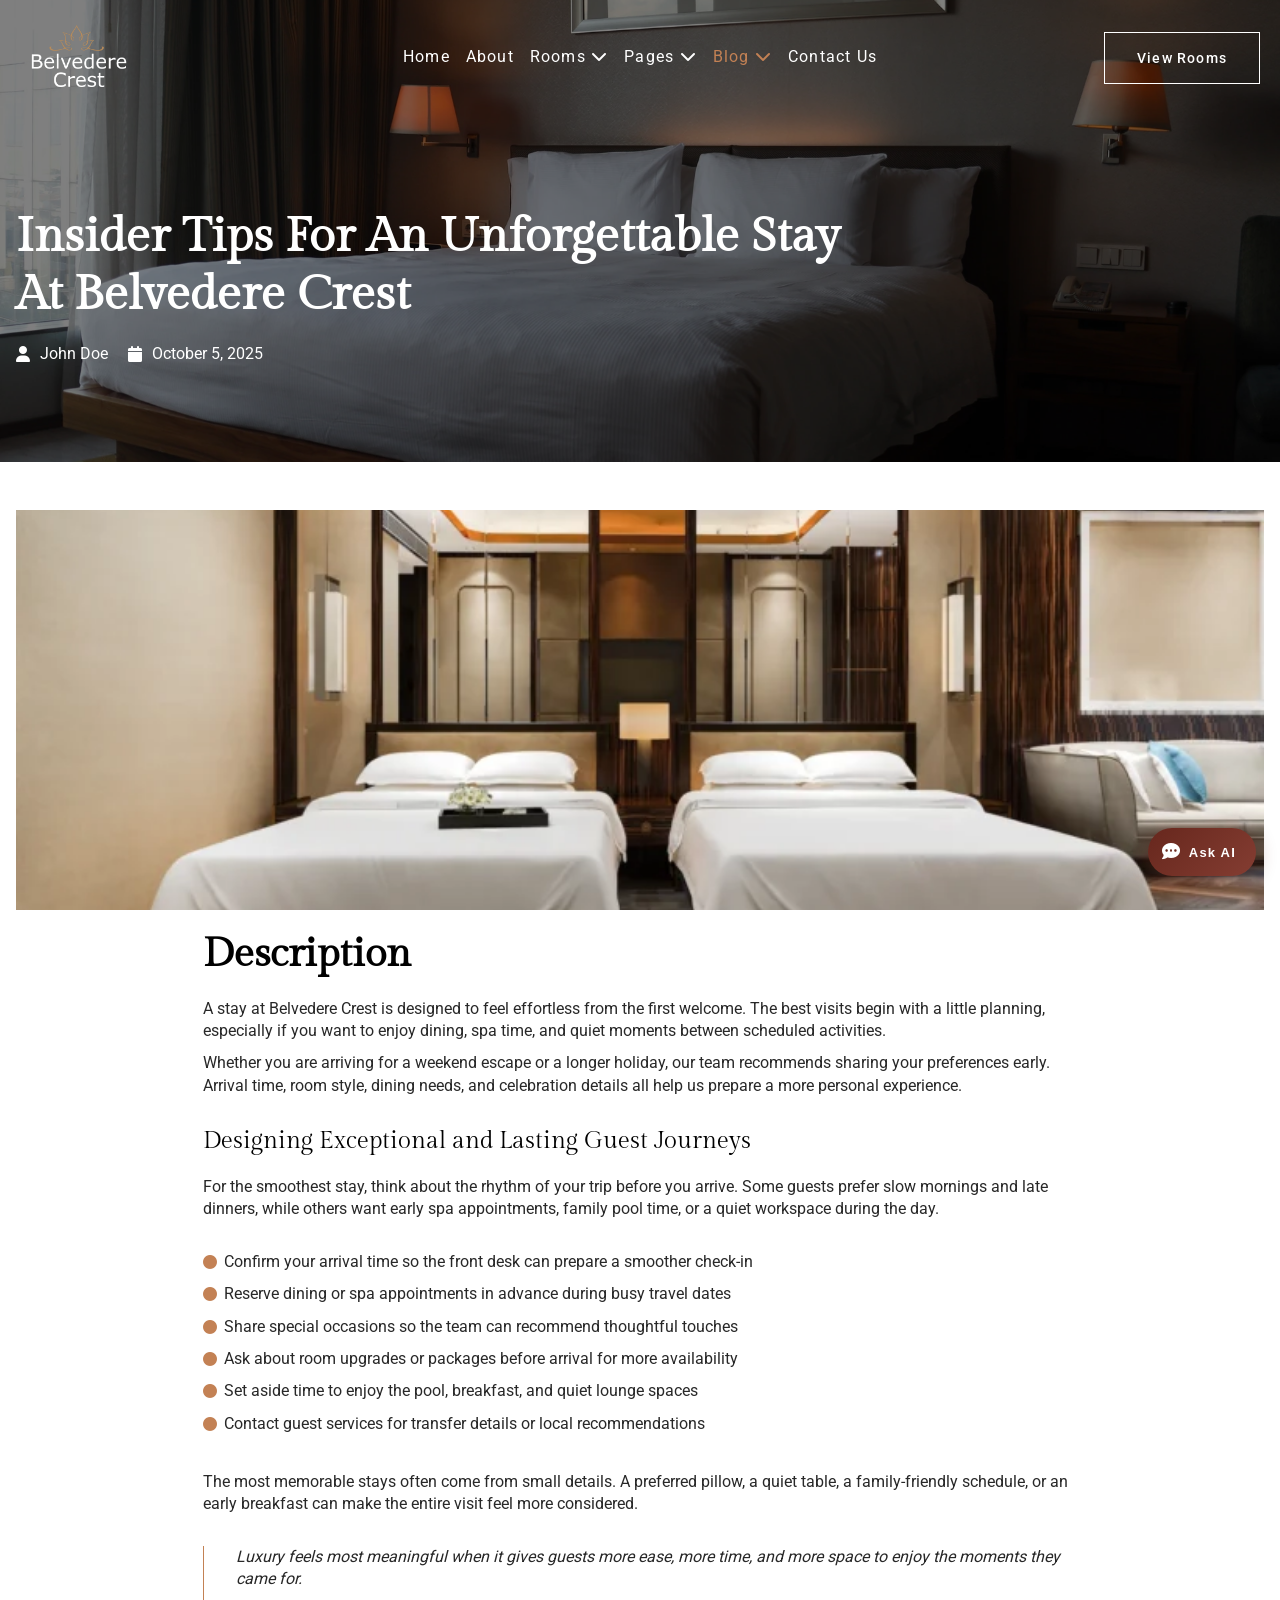
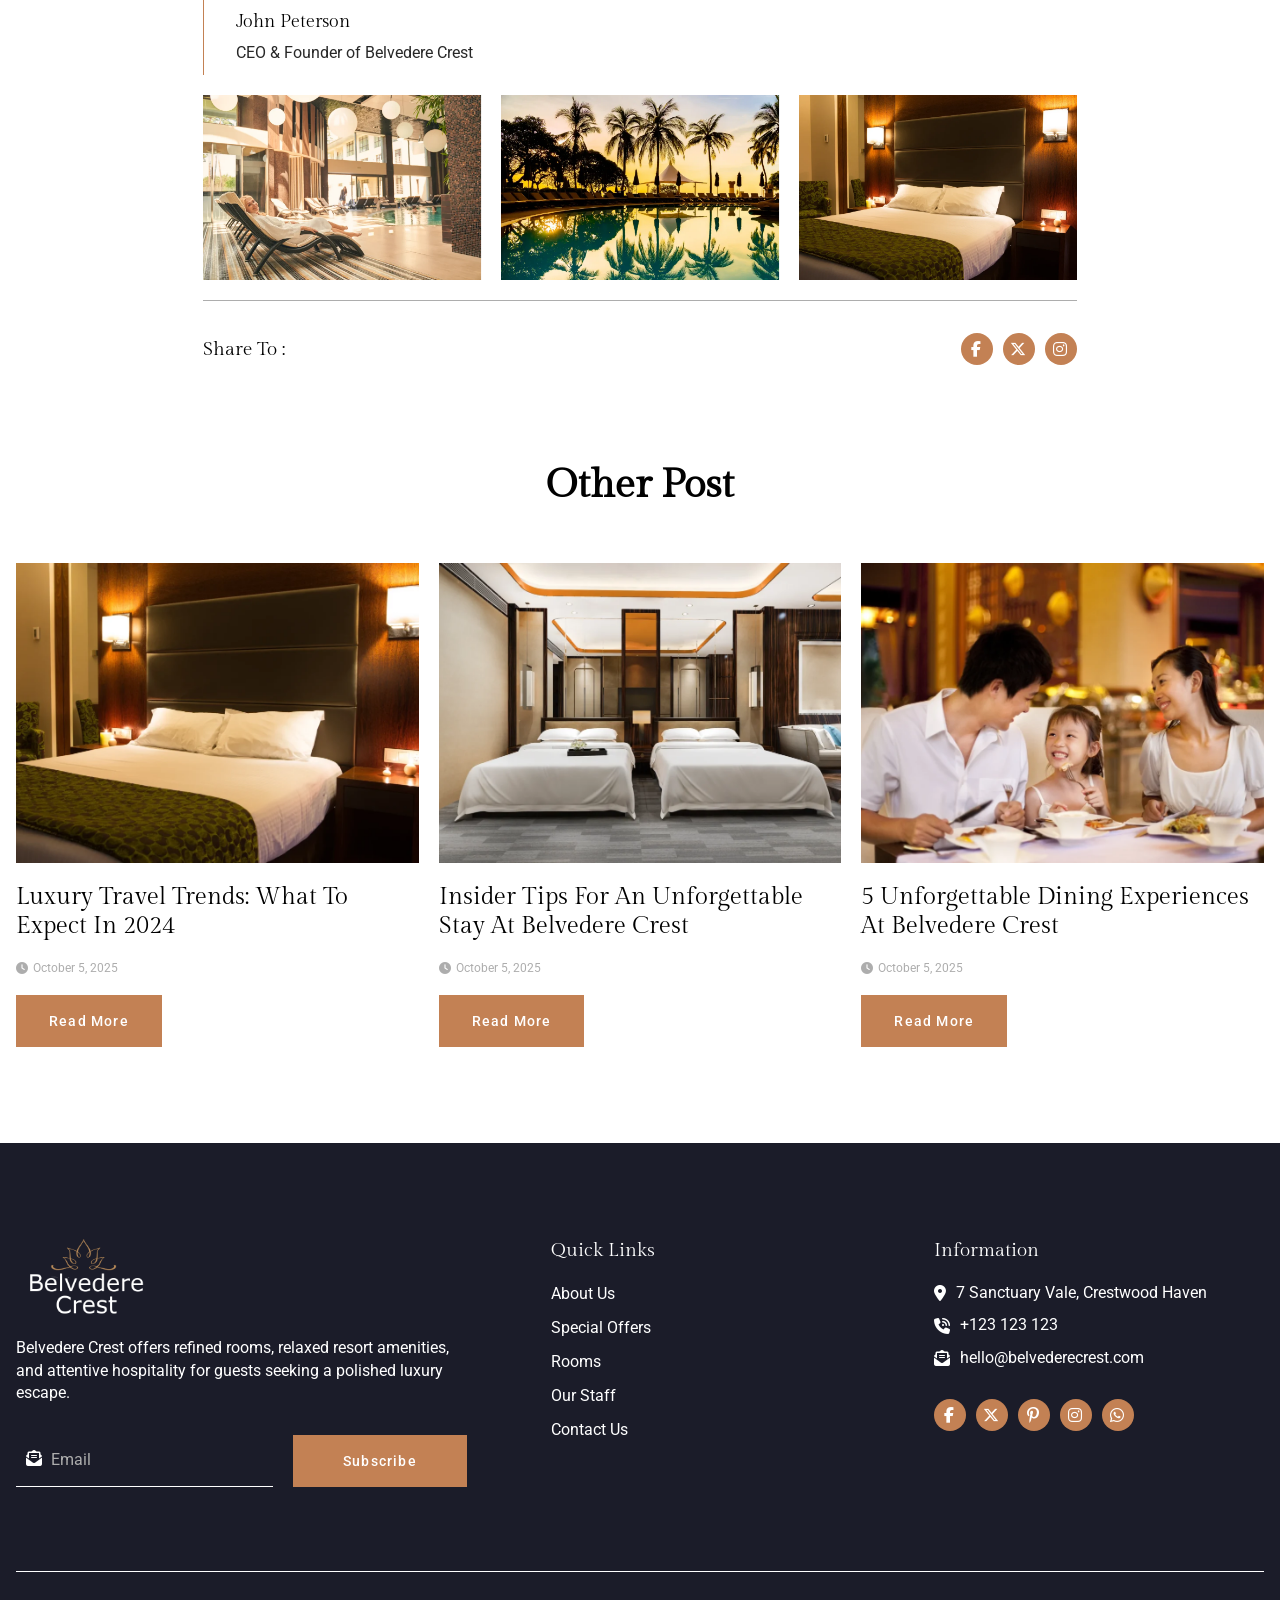
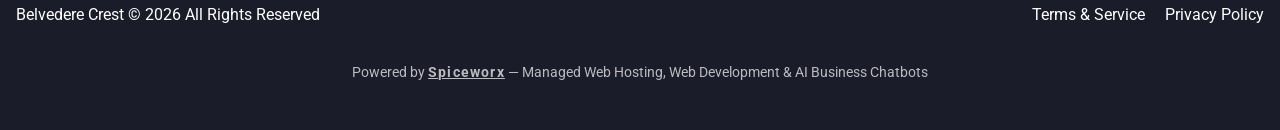
<file: single-post.html>
<!DOCTYPE html>
<html lang="en">
<head>
    <meta charset="UTF-8">
    <meta name="viewport" content="width=device-width, initial-scale=1.0">
    <title>Single Post - Belvedere Crest - Luxury Hotel & Resort</title>
    <meta name="description" content="Insider tips for an unforgettable stay at Belvedere Crest — planning advice to help guests make the most of their luxury getaway.">
    <meta property="og:type" content="article">
    <meta property="og:title" content="Insider Tips for an Unforgettable Stay at Belvedere Crest">
    <meta property="og:description" content="Planning advice to help guests make the most of their luxury getaway at Belvedere Crest.">
    <meta property="og:image" content="assets/images/Logo.png">
    <link rel="stylesheet" href="assets/css/main.css">
    <link rel="stylesheet" href="assets/css/responsive.css">
</head>
<body>
    <!-- Header Section -->
    <header>
        <div class="navbar-container">
            <div class="hero-container">
                <nav class="navbar navbar-expand-lg">
                    <div class="navbar-nav-container">
                
                    <!-- Logo Container -->
                    <div class="logo-container">
                        <a class="navbar-brand fw-bold" href="index.html">
                            <img src="assets/images/Logo.png" alt="Belvedere Crest" class="img-fluid">
                        </a>
                    </div>
                
                    <!-- Nav Link Container -->
                    <div class="nav-link-container">
                        <div class="collapse navbar-collapse" id="navbarNav">
                            <ul class="navbar-nav mx-auto">
                                <li class="nav-item">
                                    <a class="nav-link" href="index.html">Home</a>
                                </li>
                                <li class="nav-item">
                                    <a class="nav-link" href="about.html">About</a>
                                </li>
                                <li class="nav-item dropdown">
                                    <a class="nav-link dropdown-toggle" href="rooms.html" role="button" data-bs-toggle="dropdown"
                                        aria-expanded="false">
                                        Rooms <i class="fa-solid fa-chevron-down"></i>
                                    </a>
                                    <ul class="dropdown-menu">
                                        <li><a class="dropdown-item" href="rooms.html">Rooms</a></li>
                                        <li><a class="dropdown-item" href="rooms-detail.html">Room Detail</a></li>
                                    </ul>
                                </li>
                                <li class="nav-item dropdown">
                                    <a class="nav-link dropdown-toggle" href="special-offers.html" role="button" data-bs-toggle="dropdown"
                                        aria-expanded="false">
                                        Pages <i class="fa-solid fa-chevron-down"></i>
                                    </a>
                                    <ul class="dropdown-menu">
                                        <li><a class="dropdown-item" href="special-offers.html">Special Offers</a></li>
                                        <li><a class="dropdown-item" href="staff.html">Staff</a></li>
                                        <li><a class="dropdown-item" href="faq.html">FAQs</a></li>
                                        <li><a class="dropdown-item" href="404-page.html">404 Page</a></li>
                                    </ul>
                                </li>
                                <li class="nav-item dropdown">
                                    <a class="nav-link dropdown-toggle" href="blog.html" role="button" data-bs-toggle="dropdown"
                                        aria-expanded="false">
                                        Blog <i class="fa-solid fa-chevron-down"></i>
                                    </a>
                                    <ul class="dropdown-menu">
                                        <li><a class="dropdown-item" href="blog.html">Blog Archive</a></li>
                                        <li><a class="dropdown-item" href="single-post.html">Single Post</a></li>
                                    </ul>
                                </li>
                                <li class="nav-item">
                                    <a class="nav-link" href="contact.html">Contact Us</a>
                                </li>
                            </ul>
                        </div>
                    </div>
            
                    <button class="nav-btn" type="button" data-bs-toggle="collapse" data-bs-target="#navbarNav"
                        aria-controls="navbarNav" aria-expanded="false" aria-label="Toggle navigation">
                        <i class="fa-solid fa-bars-staggered"></i>
                    </button>
                
                    <!-- Navbar Social Container -->
                    <div class="navbar-cta-container">
                        <div>
                            <a href="rooms.html" class="btn btn-outline-primary">View Rooms</a>
                        </div>
                    </div>
                
                    </div>
                </nav>
            </div>
        </div>
    </header>

    <!-- Sidebar Section -->
    <aside>
        <div class="sidebar-overlay"></div>
        <div class="sidebar">
            <div class="sidebar-header">
                <button class="close-btn"><span>X</span></button>
            </div>
            <ul class="sidebar-menu">
                <li><a href="index.html">Home</a></li>
                <li><a href="about.html">About</a></li>
                <li class="sidebar-dropdown">
                    <div class="dropdown-header">
                        <a href="rooms.html">Rooms</a>
                        <button class="sidebar-dropdown-btn"><i class="fa-solid fa-angle-down"></i></button>
                    </div>
                    <ul class="sidebar-dropdown-menu">
                        <li><a href="rooms.html">Rooms</a></li>
                        <li><a href="rooms-detail.html">Room Detail</a></li>
                    </ul>
                </li>         
                        
                <li class="sidebar-dropdown">
                    <div class="dropdown-header">
                        <a href="special-offers.html">Pages</a>
                        <button class="sidebar-dropdown-btn"><i class="fa-solid fa-angle-down"></i></button>
                    </div>
                    <ul class="sidebar-dropdown-menu">
                        <li><a href="special-offers.html">Special Offers</a></li>
                        <li><a href="staff.html">Staff</a></li>
                        <li><a href="faq.html">FAQs</a></li>
                        <li><a href="404-page.html">404 Page</a></li>
                    </ul>
                </li>
                <li class="sidebar-dropdown">
                    <div class="dropdown-header">
                        <a href="blog.html">Blog</a>
                        <button class="sidebar-dropdown-btn"><i class="fa-solid fa-angle-down"></i></button>
                    </div>
                    <ul class="sidebar-dropdown-menu">
                        <li><a href="blog.html">Blog Archive</a></li>
                        <li><a href="single-post.html">Single Post</a></li>
                    </ul>
                </li>
                <li class="below-dropdown"><a href="contact.html">Contact Us</a></li>
            </ul>
        </div>
    </aside>

    <!-- Main Section -->
    <main>
        <!-- Banner Inner Section -->
        <section class="section banner-inner">
            <div class="hero-container">
                <div class="banner-inner-container">
                    <h1 class="banner-inner-title">Insider Tips for an Unforgettable Stay at Belvedere Crest</h1>
                    <div class="d-flex flex-row align-items-center gspace-2">
                        <div class="banner-inner-meta-box">
                            <i class="fa-solid fa-user banner-inner-meta-icon "></i>
                            <p class="banner-inner-meta-text">John Doe</p>
                        </div>
                        <div class="banner-inner-meta-box">
                            <i class="fa-solid fa-calendar banner-inner-meta-icon"></i>
                            <p class="banner-inner-meta-text">October 5, 2025</p>
                        </div>
                    </div>
                </div>
            </div>
        </section>

        <section class="section-py-medium">
            <div class="hero-container">
                <div class="d-flex flex-column gspace-2">
                    <div class="image-container post-image">
                        <img src="assets/images/3d-rendering-luxury-bedroom-suite-in-resort-hotel-2023-11-27-05-34-51-utc_result-800x533.webp" alt="Single Post Image">
                    </div>
                    <div class="single-post-container">
                        <h2>Description</h2>
                        <div>
                            <p>A stay at Belvedere Crest is designed to feel effortless from the first welcome. The best visits begin with a little planning, especially if you want to enjoy dining, spa time, and quiet moments between scheduled activities.</p>
                            <p>Whether you are arriving for a weekend escape or a longer holiday, our team recommends sharing your preferences early. Arrival time, room style, dining needs, and celebration details all help us prepare a more personal experience.</p>
                        </div>
                        <h3>Designing Exceptional and Lasting Guest Journeys</h3>
                        <p>For the smoothest stay, think about the rhythm of your trip before you arrive. Some guests prefer slow mornings and late dinners, while others want early spa appointments, family pool time, or a quiet workspace during the day.</p>
                        <ul class="circle-list">
                            <li>Confirm your arrival time so the front desk can prepare a smoother check-in</li>
                            <li>Reserve dining or spa appointments in advance during busy travel dates</li>
                            <li>Share special occasions so the team can recommend thoughtful touches</li>
                            <li>Ask about room upgrades or packages before arrival for more availability</li>
                            <li>Set aside time to enjoy the pool, breakfast, and quiet lounge spaces</li>
                            <li>Contact guest services for transfer details or local recommendations</li>
                        </ul>
                        <p>The most memorable stays often come from small details. A preferred pillow, a quiet table, a family-friendly schedule, or an early breakfast can make the entire visit feel more considered.</p>
                        <div class="post-quote-container">
                            <p class="post-quote-text">Luxury feels most meaningful when it gives guests more ease, more time, and more space to enjoy the moments they came for.</p>
                            <h5>John Peterson</h5>
                            <p>CEO & Founder of Belvedere Crest</p>
                        </div>
                        <div class="overflow-hidden">
                            <div class="swiper swiper-post">
                                <div class="swiper-wrapper">
                                    <div class="swiper-slide">
                                        <img src="assets/images/happiness-asian-traveler-woman-standing-with-bagga-2024-02-23-05-03-56-utc_result-1024x683.webp" alt="Post Image Swiper" class="img-fluid">
                                    </div>
                                    <div class="swiper-slide">
                                        <img src="assets/images/happy-adult-woman-lying-on-sun-bed-at-luxury-spa-h-2023-11-27-05-36-33-utc_result-1024x683.webp" alt="Post Image Swiper" class="img-fluid">
                                    </div>
                                    <div class="swiper-slide">
                                        <img src="assets/images/silhouette-coconut-palm-tree-around-swimming-pool-2024-09-18-06-35-19-utc_result-1024x683.webp" alt="Post Image Swiper" class="img-fluid">
                                    </div>
                                    <div class="swiper-slide">
                                        <img src="assets/images/hotel-room-2024-09-18-00-58-48-utc_result-1024x683.webp" alt="Post Image Swiper" class="img-fluid">
                                    </div>
                                    <div class="swiper-slide">
                                        <img src="assets/images/traditional-master-bedroom-2023-11-27-05-29-34-utc_result-1024x683.webp" alt="Post Image Swiper" class="img-fluid">
                                    </div>
                                </div>
                            </div>
                        </div>
                        <div class="post-share-container">
                            <h4>Share To :</h4>
                            <div class="d-flex flex-row align-items-center gspace-1">
                                <a href="https://www.facebook.com" class="post-icon">
                                    <i class="fa-brands fa-facebook-f"></i>
                                </a>
                                <a href="https://x.com" class="post-icon">
                                    <i class="fa-brands fa-x-twitter"></i>
                                </a>
                                <a href="https://www.instagram.com" class="post-icon">
                                    <i class="fa-brands fa-instagram"></i>
                                </a>
                            </div>
                        </div>
                    </div>
                </div>
            </div>
        </section>

        <!-- Other Post Section -->
        <section class="section-pb-large">
            <div class="hero-container">
                <div class="d-flex flex-column gspace-2">
                    <h2 class="text-center">Other Post</h2>
                    <div class="section-content-spacer"></div>
                    <div class="row row-cols-lg-3 row-cols-md-2 row-cols-1 grid-spacer-2 animation-box anim-normal anim-delay-sm" data-animation="fade-in">
                        <div class="col">
                            <div class="blog-layout">
                                <div class="image-container blog-image">
                                    <img src="assets/images/hotel-room-2024-09-18-00-58-48-utc_result-1024x683.webp" alt="Blog Image">
                                </div>
                                <h3><a href="single-post.html" class="blog-link">Luxury Travel Trends: What to Expect in 2024</a></h3>
                                <div class="blog-meta">
                                    <i class="fa-solid fa-clock-four"></i>
                                    <span class="blog-meta-title">October 5, 2025</span>
                                </div>
                                <div>
                                    <a href="single-post.html" class="btn btn-accent">Read More</a>
                                </div>
                            </div>
                        </div>
                        <div class="col">
                            <div class="blog-layout">
                                <div class="image-container blog-image">
                                    <img src="assets/images/3d-rendering-luxury-bedroom-suite-in-resort-hotel-2023-11-27-05-34-51-utc_result-1024x683.webp" alt="Blog Image">
                                </div>
                                <h3><a href="single-post.html" class="blog-link">Insider Tips for an Unforgettable Stay at Belvedere Crest</a></h3>
                                <div class="blog-meta">
                                    <i class="fa-solid fa-clock-four"></i>
                                    <span class="blog-meta-title">October 5, 2025</span>
                                </div>
                                <div>
                                    <a href="single-post.html" class="btn btn-accent">Read More</a>
                                </div>
                            </div>
                        </div>
                        <div class="col">
                            <div class="blog-layout">
                                <div class="image-container blog-image">
                                    <img src="assets/images/portrait-of-a-happy-family-on-vacation-2023-11-27-05-06-08-utc_result_11zon-1024x683.webp" alt="Blog Image">
                                </div>
                                <h3><a href="single-post.html" class="blog-link">5 Unforgettable Dining Experiences at Belvedere Crest</a></h3>
                                <div class="blog-meta">
                                    <i class="fa-solid fa-clock-four"></i>
                                    <span class="blog-meta-title">October 5, 2025</span>
                                </div>
                                <div>
                                    <a href="single-post.html" class="btn btn-accent">Read More</a>
                                </div>
                            </div>
                        </div>
                    </div>
                </div>
            </div>
        </section>
    </main>

    <!-- Footer Section -->
    <footer>
        <section class="section footer-container">
            <div class="hero-container">
                <div class="d-flex flex-column gspace-2">
                    <div class="footer-content-grid">
                        <div class="footer-title-container">
                            <div class="image-container footer-logo">
                                <img src="assets/images/Logo.png" alt="Belvedere Crest">
                            </div>
                            <p class="accent-primary">Belvedere Crest offers refined rooms, relaxed resort amenities, and attentive hospitality for guests seeking a polished luxury escape.</p>
                            <div id="newsletter-success" class="alert success hidden">
                                <span class="check-icon"><i class="fa-solid fa-2xl fa-check"></i></span>
                                <p class="text-center">Thank you! Form submitted successfully.</p>
                            </div>
                        
                            <div id="newsletter-error" class="alert error hidden">
                                <span class="cross-icon"><i class="fa-solid fa-2xl fa-xmark"></i></span>
                                <p class="text-center">Oops! Form submission failed. Please try again.</p>
                            </div>
                            <form id="newsletter-form" action="#" class="form" method="post">
                                <div class="input-wrapper">
                                    <i class="input-icon fa-solid fa-envelope-open-text"></i>
                                    <input type="email" id="newsletter" placeholder="Email">
                                </div>
                                <button type="submit" class="btn btn-accent btn-white-hover">Subscribe</button>
                            </form>
                        </div>

                        <div class="footer-quick-links-container">
                            <h4>Quick Links</h4>
                            <ul class="footer-list">
                                <li><a href="about.html" class="footer-quick-links">About Us</a></li>
                                <li><a href="special-offers.html" class="footer-quick-links">Special Offers</a></li>
                                <li><a href="rooms.html" class="footer-quick-links">Rooms</a></li>
                                <li><a href="staff.html" class="footer-quick-links">Our Staff</a></li>
                                <li><a href="contact.html" class="footer-quick-links">Contact Us</a></li>
                            </ul>
                        </div>

                        <div class="footer-information-container">
                            <h4>Information</h4>
                            <ul class="footer-list">
                                <li>
                                    <div class="footer-info-item">
                                        <i class="fa-solid fa-location-dot footer-info-icon"></i>
                                        <p class="footer-info-text">7 Sanctuary Vale, Crestwood Haven</p>
                                    </div>
                                </li>
                                <li>
                                    <div class="footer-info-item">
                                        <i class="fa-solid fa-phone-volume footer-info-icon"></i>
                                        <p class="footer-info-text">+123 123 123</p>
                                    </div>
                                </li>
                                <li>
                                    <div class="footer-info-item">
                                        <i class="fa-solid fa-envelope-open-text footer-info-icon"></i>
                                        <p class="footer-info-text">hello@belvederecrest.com</p>
                                    </div>
                                </li>
                            </ul>
                            <div class="d-flex flex-row align-items-center gspace-1">
                                <a href="#" class="footer-icon">
                                    <i class="fa-brands fa-facebook-f"></i>
                                </a>
                                <a href="#" class="footer-icon">
                                    <i class="fa-brands fa-x-twitter"></i>
                                </a>
                                <a href="#" class="footer-icon">
                                    <i class="fa-brands fa-pinterest-p"></i>
                                </a>
                                <a href="#" class="footer-icon">
                                    <i class="fa-brands fa-instagram"></i>
                                </a>
                                <a href="#" class="footer-icon">
                                    <i class="fa-brands fa-whatsapp"></i>
                                </a>
                            </div>
                        </div>
                    </div>
                    <div class="footer-copyright-container">
                        <span class="copyright-text">
                            Belvedere Crest © <span id="copyright-year"></span> All Rights Reserved
                        </span>
                        <div class="d-flex flex-row gspace-2 align-items-center justify-content-end">
                            <a href="contact.html" class="legalink-text">
                                Terms & Service
                            </a>
                            <a href="contact.html" class="legalink-text">
                                Privacy Policy
                            </a>
                        </div>
                    </div>
                    <div class="powered-by-container">
                        <p class="powered-by-text">Powered by <a href="https://spiceworx.com" target="_blank" rel="noopener noreferrer" class="powered-by-link">Spiceworx</a> — Managed Web Hosting, Web Development &amp; AI Business Chatbots</p>
                    </div>
                </div>
            </div>
        </section>
    </footer>


    <!-- Chat Widget -->
    <button id="floatingChatBtn" aria-label="Open AI Concierge">
        <span class="fcb_icon" aria-hidden="true"><i class="fa-solid fa-comment-dots"></i></span>
        <span id="floatingChatLabel">Ask AI</span>
    </button>
    <div id="chatOverlay">
        <div id="chatPanel">
            <div id="chatPanelHeader">
                <div id="chatAvatarWrap">
                    <div id="chatAvatar"><img src="/assets/images/chat-image.png" alt="Belvedere Crest"></div>
                    <div id="chatOnlineDot"></div>
                </div>
                <div id="chatHeaderText">
                    <span id="chatPanelTitle">Belvedere Crest AI Concierge</span>
                    <span id="chatHeaderSub">Ask about rooms, offers, and guest services</span>
                </div>
                <button id="closeChatBtn" aria-label="Close">&#10005;</button>
            </div>
            <iframe id="chatFrame" src="" title="AI Concierge" frameborder="0" allowtransparency="true"></iframe>
        </div>
    </div>
    <link rel="stylesheet" href="/assets/css/chat-widget.css">
    <script src="/assets/js/chat-widget.js"></script>

    <!-- Script -->
    <script src="assets/js/vendor/jquery.min.js"></script>
    <script src="assets/js/vendor/bootstrap.bundle.min.js"></script>
    <script src="assets/js/vendor/flatpickr.min.js"></script>
    <script src="assets/js/vendor/swiper-bundle.min.js"></script>
    <script src="assets/js/vendor/odometer.js"></script>
    <script src="assets/js/vendor/isotope.pkgd.min.js"></script>
    <script src="assets/js/vendor/fslightbox.js"></script>
    <script src="assets/js/submit-form.js"></script>
    <script src="assets/js/swiper-script.js"></script>
    <script src="assets/js/swiper-script.js"></script>
    <script src="assets/js/script.js"></script>
</body>
</html>
</file>
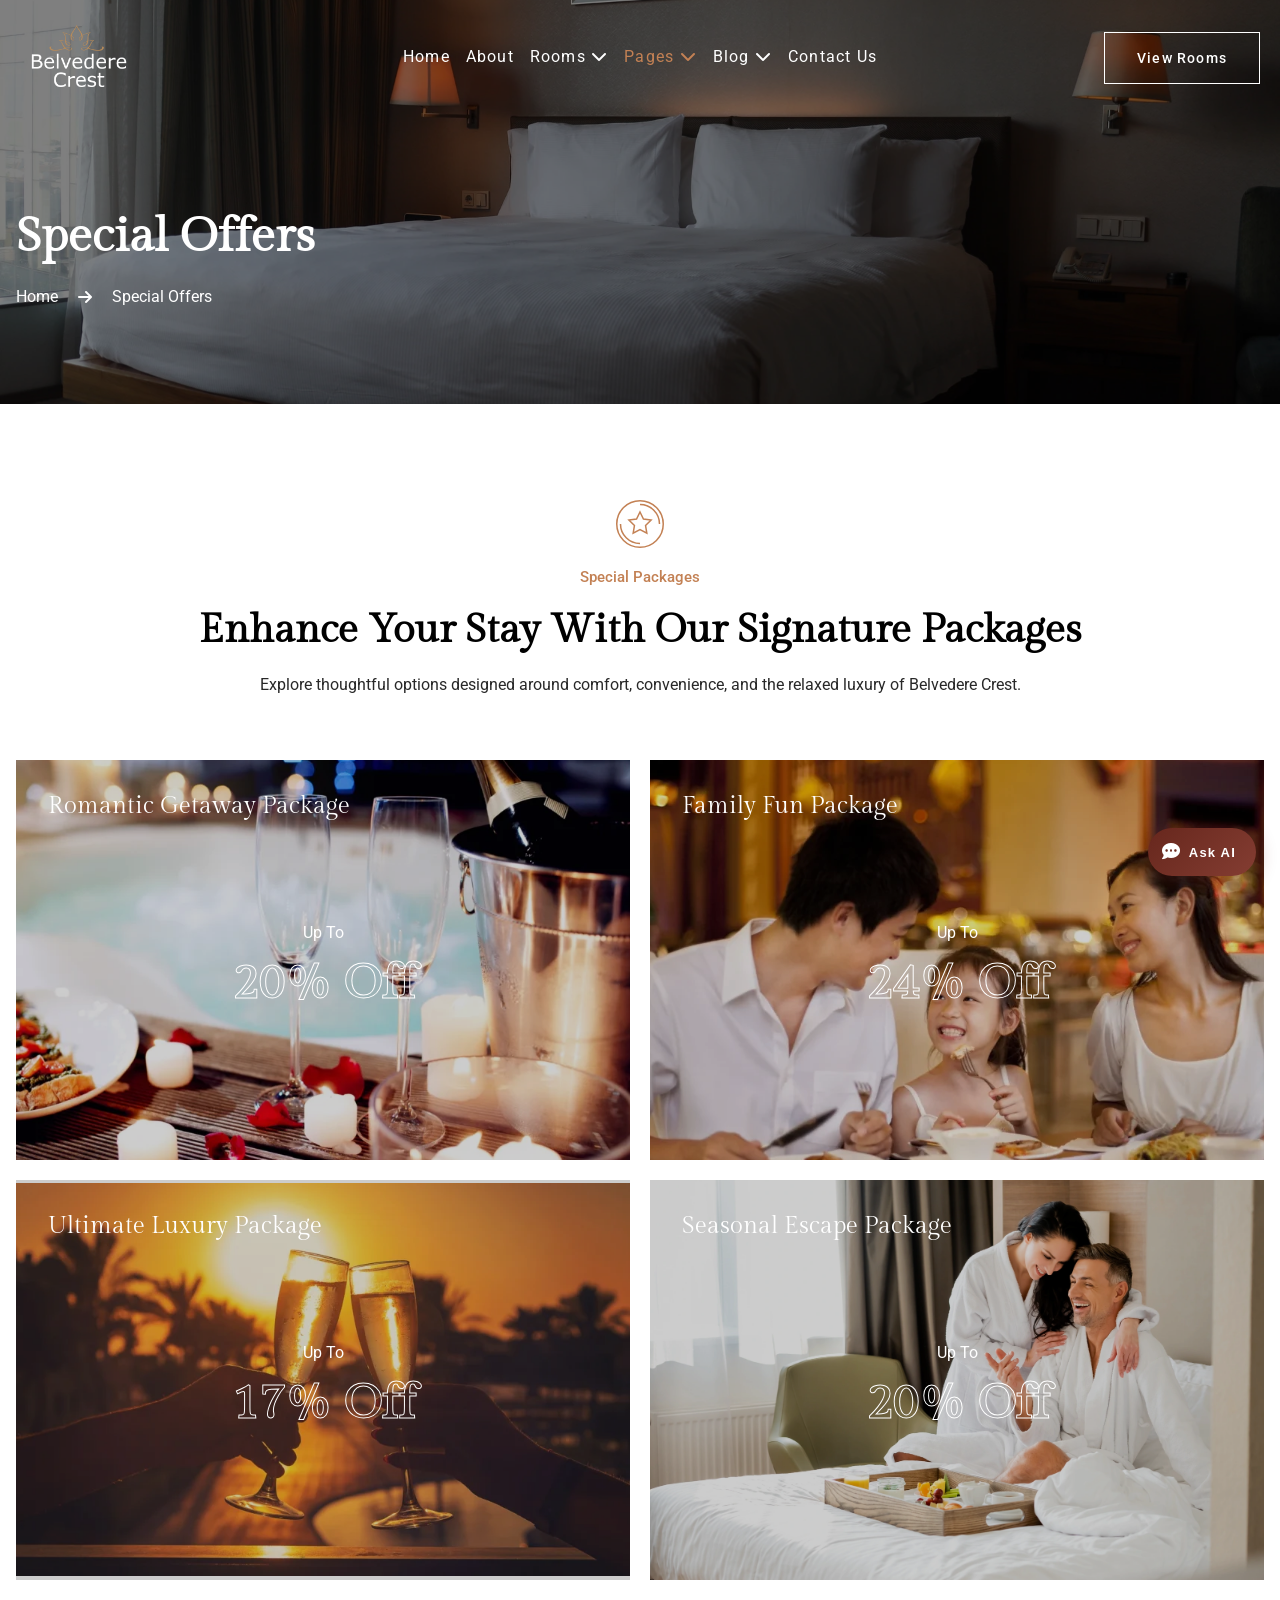
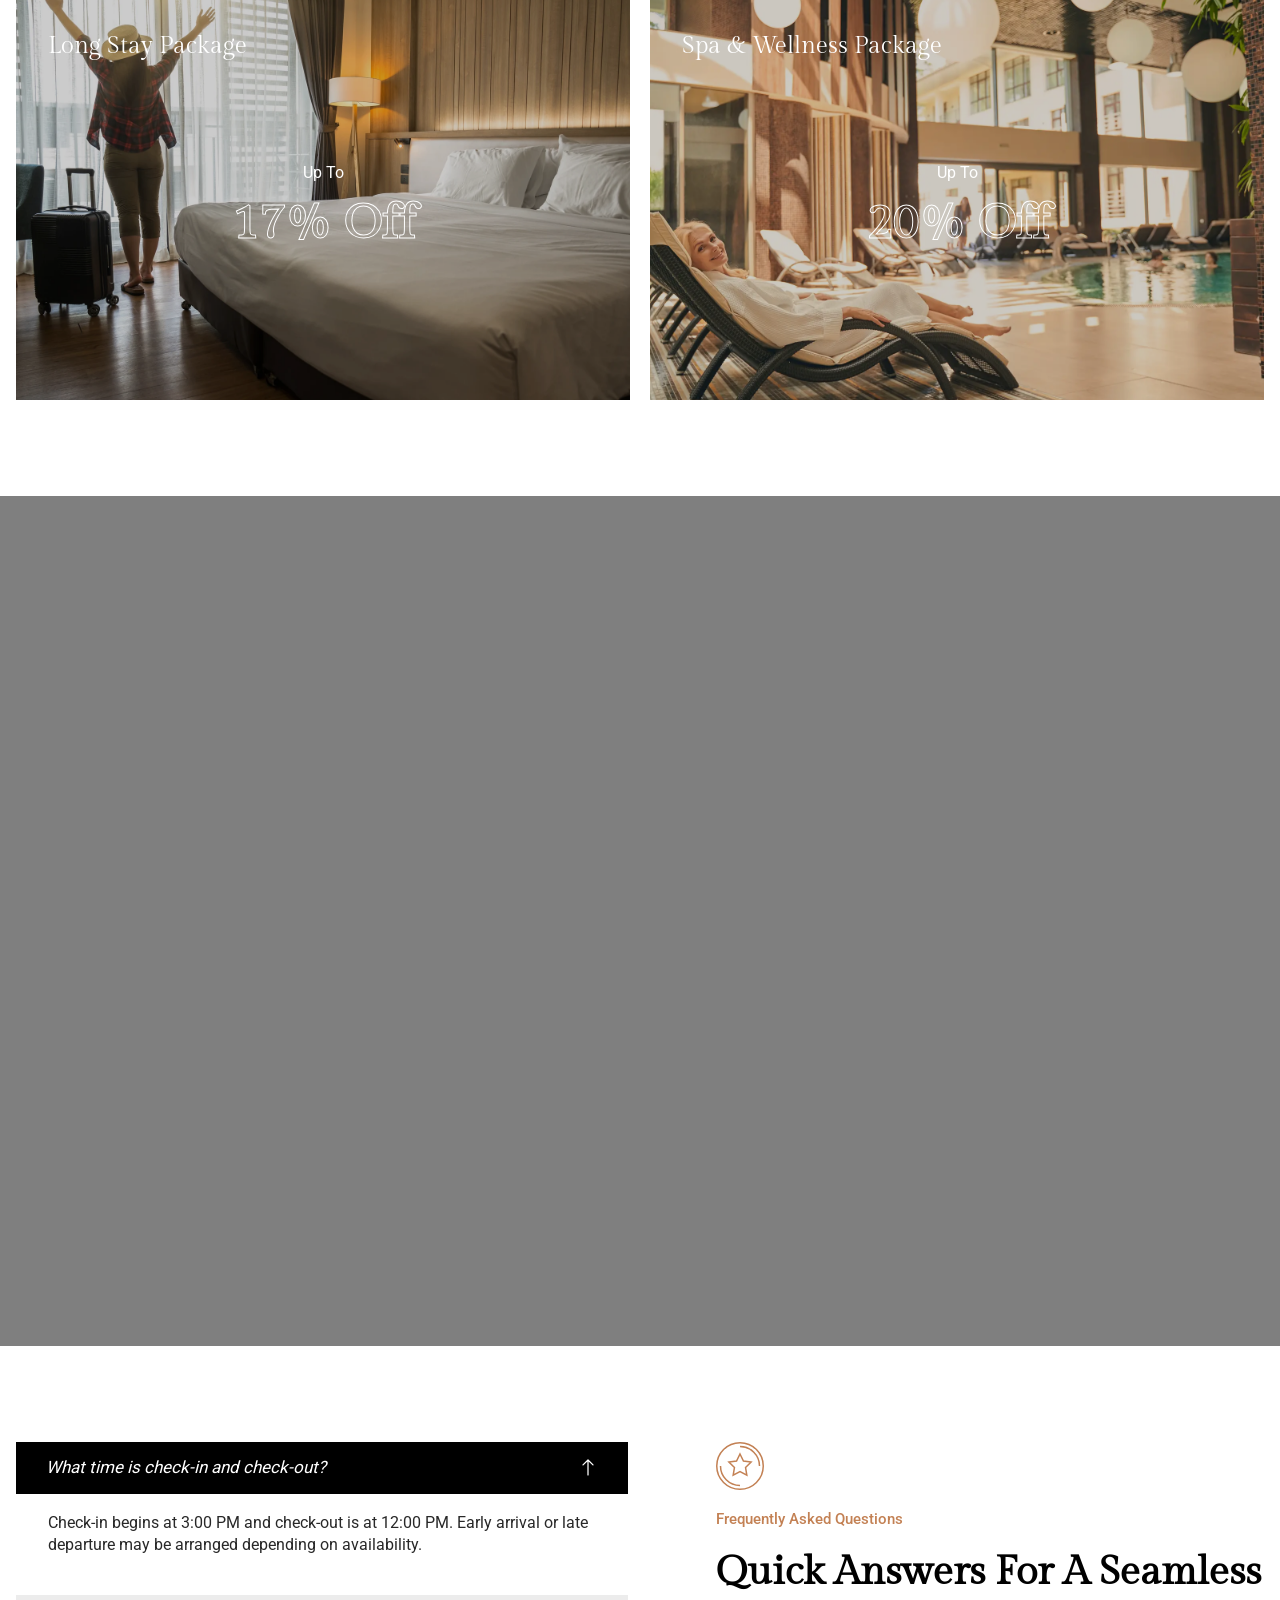
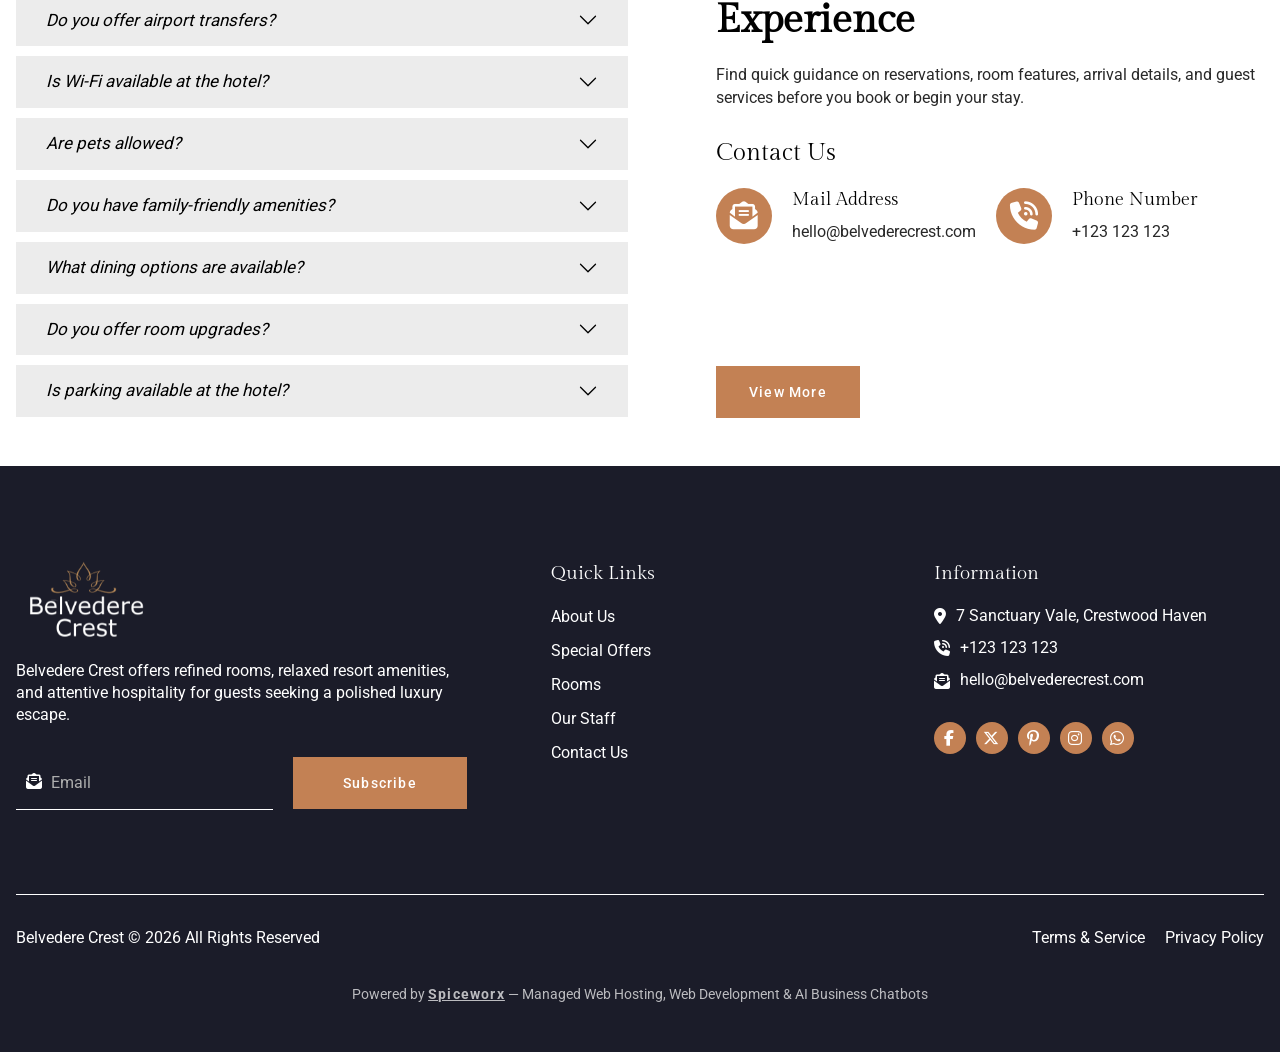
<file: special-offers.html>
<!DOCTYPE html>
<html lang="en">
<head>
    <meta charset="UTF-8">
    <meta name="viewport" content="width=device-width, initial-scale=1.0">
    <title>Special Offers - Belvedere Crest - Luxury Hotel & Resort</title>
    <meta name="description" content="Save on your Belvedere Crest stay with signature packages including Romantic Getaway, Family Fun, Ultimate Luxury, and more — discounts up to 24% off.">
    <meta property="og:type" content="website">
    <meta property="og:title" content="Special Offers - Belvedere Crest - Luxury Hotel & Resort">
    <meta property="og:description" content="Explore curated Belvedere Crest packages designed around comfort, convenience, and relaxed luxury.">
    <meta property="og:image" content="assets/images/Logo.png">
    <link rel="stylesheet" href="assets/css/main.css">
    <link rel="stylesheet" href="assets/css/responsive.css">
</head>
<body>
    <!-- Header Section -->
    <header>
        <div class="navbar-container">
            <div class="hero-container">
                <nav class="navbar navbar-expand-lg">
                    <div class="navbar-nav-container">
                
                    <!-- Logo Container -->
                    <div class="logo-container">
                        <a class="navbar-brand fw-bold" href="index.html">
                            <img src="assets/images/Logo.png" alt="Belvedere Crest" class="img-fluid">
                        </a>
                    </div>
                
                    <!-- Nav Link Container -->
                    <div class="nav-link-container">
                        <div class="collapse navbar-collapse" id="navbarNav">
                            <ul class="navbar-nav mx-auto">
                                <li class="nav-item">
                                    <a class="nav-link" href="index.html">Home</a>
                                </li>
                                <li class="nav-item">
                                    <a class="nav-link" href="about.html">About</a>
                                </li>
                                <li class="nav-item dropdown">
                                    <a class="nav-link dropdown-toggle" href="rooms.html" role="button" data-bs-toggle="dropdown"
                                        aria-expanded="false">
                                        Rooms <i class="fa-solid fa-chevron-down"></i>
                                    </a>
                                    <ul class="dropdown-menu">
                                        <li><a class="dropdown-item" href="rooms.html">Rooms</a></li>
                                        <li><a class="dropdown-item" href="rooms-detail.html">Room Detail</a></li>
                                    </ul>
                                </li>
                                <li class="nav-item dropdown">
                                    <a class="nav-link dropdown-toggle" href="special-offers.html" role="button" data-bs-toggle="dropdown"
                                        aria-expanded="false">
                                        Pages <i class="fa-solid fa-chevron-down"></i>
                                    </a>
                                    <ul class="dropdown-menu">
                                        <li><a class="dropdown-item" href="special-offers.html">Special Offers</a></li>
                                        <li><a class="dropdown-item" href="staff.html">Staff</a></li>
                                        <li><a class="dropdown-item" href="faq.html">FAQs</a></li>
                                        <li><a class="dropdown-item" href="404-page.html">404 Page</a></li>
                                    </ul>
                                </li>
                                <li class="nav-item dropdown">
                                    <a class="nav-link dropdown-toggle" href="blog.html" role="button" data-bs-toggle="dropdown"
                                        aria-expanded="false">
                                        Blog <i class="fa-solid fa-chevron-down"></i>
                                    </a>
                                    <ul class="dropdown-menu">
                                        <li><a class="dropdown-item" href="blog.html">Blog Archive</a></li>
                                        <li><a class="dropdown-item" href="single-post.html">Single Post</a></li>
                                    </ul>
                                </li>
                                <li class="nav-item">
                                    <a class="nav-link" href="contact.html">Contact Us</a>
                                </li>
                            </ul>
                        </div>
                    </div>
            
                    <button class="nav-btn" type="button" data-bs-toggle="collapse" data-bs-target="#navbarNav"
                        aria-controls="navbarNav" aria-expanded="false" aria-label="Toggle navigation">
                        <i class="fa-solid fa-bars-staggered"></i>
                    </button>
                
                    <!-- Navbar Social Container -->
                    <div class="navbar-cta-container">
                        <div>
                            <a href="rooms.html" class="btn btn-outline-primary">View Rooms</a>
                        </div>
                    </div>
                
                    </div>
                </nav>
            </div>
        </div>
    </header>

    <!-- Sidebar Section -->
    <aside>
        <div class="sidebar-overlay"></div>
        <div class="sidebar">
            <div class="sidebar-header">
                <button class="close-btn"><span>X</span></button>
            </div>
            <ul class="sidebar-menu">
                <li><a href="index.html">Home</a></li>
                <li><a href="about.html">About</a></li>
                <li class="sidebar-dropdown">
                    <div class="dropdown-header">
                        <a href="rooms.html">Rooms</a>
                        <button class="sidebar-dropdown-btn"><i class="fa-solid fa-angle-down"></i></button>
                    </div>
                    <ul class="sidebar-dropdown-menu">
                        <li><a href="rooms.html">Rooms</a></li>
                        <li><a href="rooms-detail.html">Room Detail</a></li>
                    </ul>
                </li>         
                        
                <li class="sidebar-dropdown">
                    <div class="dropdown-header">
                        <a href="special-offers.html">Pages</a>
                        <button class="sidebar-dropdown-btn"><i class="fa-solid fa-angle-down"></i></button>
                    </div>
                    <ul class="sidebar-dropdown-menu">
                        <li><a href="special-offers.html">Special Offers</a></li>
                        <li><a href="staff.html">Staff</a></li>
                        <li><a href="faq.html">FAQs</a></li>
                        <li><a href="404-page.html">404 Page</a></li>
                    </ul>
                </li>
                <li class="sidebar-dropdown">
                    <div class="dropdown-header">
                        <a href="blog.html">Blog</a>
                        <button class="sidebar-dropdown-btn"><i class="fa-solid fa-angle-down"></i></button>
                    </div>
                    <ul class="sidebar-dropdown-menu">
                        <li><a href="blog.html">Blog Archive</a></li>
                        <li><a href="single-post.html">Single Post</a></li>
                    </ul>
                </li>
                <li class="below-dropdown"><a href="contact.html">Contact Us</a></li>
            </ul>
        </div>
    </aside>

    <!-- Main Section -->
    <main>
        <!-- Banner Inner Section -->
        <section class="section banner-inner">
            <div class="hero-container">
                <div class="banner-inner-container">
                    <h1 class="banner-inner-title">Special Offers</h1>
                    <nav class="belvedere-breadcrumb">
                        <a href="index.html" class="breadcrumb-item">Home</a>
                        <i class="fa-solid fa-arrow-right breadcrumb-separator"></i>
                        <a href="special-offers.html" class="breadcrumb-item">Special Offers</a>
                    </nav>
                </div>
            </div>
        </section>

        <!-- Offers Section -->
        <section class="section-py-large">
            <div class="hero-container">
                <div class="d-flex flex-column gspace-2">
                    <div class="heading-content-container heading-center">
                        <div class="sub-heading-icon">
                            <svg
                                viewBox="0 0 64 64"
                                xmlns="http://www.w3.org/2000/svg"
                                aria-hidden="true"
                                focusable="false"
                                >
                                <g fill="none" stroke="currentColor" stroke-width="2" transform="translate(1 1)">
                                    <circle cx="31" cy="31" r="31"></circle>
                                    <path d="M31,57 C16.6,57 5,45.4 5,31"></path>
                                    <path d="M31,5 C45.4,5 57,16.6 57,31"></path>
                                    <path d="M31,15 L35.6,24.3 L45.8,25.7 L38.4,33 L40.1,43.1 L31,38.3 L21.9,43.1 L23.6,33 L16.2,25.7 L26.4,24.3 L31,15 Z"></path>
                                </g>
                            </svg>
                        </div>
                        <span class="sub-heading">Special Packages</span>
                        <h2 class="animation-box anim-normal anim-delay-sm" data-animation="fade-up">Enhance Your Stay with Our Signature Packages</h2>
                        <p class="heading-excerpt">Explore thoughtful options designed around comfort, convenience, and the relaxed luxury of Belvedere Crest.</p>
                    </div>
                    <div class="section-content-spacer"></div>
                    <div class="row row-cols-md-2 row-cols-1 grid-spacer-2">
                        <div class="col">
                            <div class="offering-container offering--featured romantic-package animation-box anim-normal anim-delay-sm" data-animation="fade-left">
                                <div class="offering-title">
                                    <h3 class="accent-primary">Romantic Getaway Package</h3>
                                </div>
                                <div class="offering-discount">
                                    <span class="offering-discount-sub-title">Up To</span>
                                    <span class="offering-discount-title">20% Off</span>
                                </div>
                                <div class="offering-cta">
                                    <a href="special-offers.html">Learn More</a>
                                    <i class="fa-solid fa-arrow-right"></i>
                                </div>
                            </div>
                        </div>
                        <div class="col">
                            <div class="offering-container offering--featured family-package animation-box anim-normal anim-delay-sm" data-animation="fade-right">
                                <div class="offering-title">
                                    <h3 class="accent-primary">Family Fun Package</h3>
                                </div>
                                <div class="offering-discount">
                                    <span class="offering-discount-sub-title">Up To</span>
                                    <span class="offering-discount-title">24% Off</span>
                                </div>
                                <div class="offering-cta">
                                    <a href="special-offers.html">Learn More</a>
                                    <i class="fa-solid fa-arrow-right"></i>
                                </div>
                            </div>
                        </div>
                        <div class="col">
                            <div class="offering-container offering--featured luxury-package animation-box anim-normal anim-delay-sm" data-animation="fade-left">
                                <div class="offering-title">
                                    <h3 class="accent-primary">Ultimate Luxury Package</h3>
                                </div>
                                <div class="offering-discount">
                                    <span class="offering-discount-sub-title">Up To</span>
                                    <span class="offering-discount-title">17% Off</span>
                                </div>
                                <div class="offering-cta">
                                    <a href="special-offers.html">Learn More</a>
                                    <i class="fa-solid fa-arrow-right"></i>
                                </div>
                            </div>
                        </div>
                        <div class="col">
                            <div class="offering-container offering--featured escape-package animation-box anim-normal anim-delay-sm" data-animation="fade-right">
                                <div class="offering-title">
                                    <h3 class="accent-primary">Seasonal Escape Package</h3>
                                </div>
                                <div class="offering-discount">
                                    <span class="offering-discount-sub-title">Up To</span>
                                    <span class="offering-discount-title">20% Off</span>
                                </div>
                                <div class="offering-cta">
                                    <a href="special-offers.html">Learn More</a>
                                    <i class="fa-solid fa-arrow-right"></i>
                                </div>
                            </div>
                        </div>
                        <div class="col">
                            <div class="offering-container offering--featured long-stay-package animation-box anim-normal anim-delay-sm" data-animation="fade-left">
                                <div class="offering-title">
                                    <h3 class="accent-primary">Long Stay Package</h3>
                                </div>
                                <div class="offering-discount">
                                    <span class="offering-discount-sub-title">Up To</span>
                                    <span class="offering-discount-title">17% Off</span>
                                </div>
                                <div class="offering-cta">
                                    <a href="special-offers.html">Learn More</a>
                                    <i class="fa-solid fa-arrow-right"></i>
                                </div>
                            </div>
                        </div>
                        <div class="col">
                            <div class="offering-container offering--featured spa-wellness-package animation-box anim-normal anim-delay-sm" data-animation="fade-right">
                                <div class="offering-title">
                                    <h3 class="accent-primary">Spa & Wellness Package</h3>
                                </div>
                                <div class="offering-discount">
                                    <span class="offering-discount-sub-title">Up To</span>
                                    <span class="offering-discount-title">20% Off</span>
                                </div>
                                <div class="offering-cta">
                                    <a href="special-offers.html">Learn More</a>
                                    <i class="fa-solid fa-arrow-right"></i>
                                </div>
                            </div>
                        </div>
                    </div>
                </div>
            </div>
        </section>

        <!-- Booking CTA Section -->
        <section class="section booking-cta-banner">
            <div class="hero-container">
                <div class="booking-cta-container">
                    <h2 class="accent-primary animation-box anim-fast anim-delay-none" data-animation="fade-up">Treat Yourself to Luxury and Exclusive Discounts Up to 40%</h2>
                    <p class="accent-primary animation-box anim-normal anim-delay-sm" data-animation="fade-up">Plan ahead and enjoy preferred rates on selected rooms, curated packages, and seasonal escapes crafted for couples, families, and extended stays.</p>
                    <div class="animation-box anim-slow anim-delay-md" data-animation="fade-in">
                        <a href="rooms-detail.html" class="btn btn-outline-primary">Book A Reservation</a>
                    </div>
                </div>
            </div>
        </section>

        <!-- FAQs Section -->
        <section class="section">
            <div class="hero-container">
                <div class="row row-cols-md-2 row-cols-1 grid-spacer-0">
                    <div class="col order-2 order-md-1">
                        <div class="accordion d-flex flex-column gspace-1 animation-box anim-normal anim-delay-sm" data-animation="fade-left" id="faqAccordion1">
                            <div class="accordion-item">
                                <h2 class="accordion-header">
                                    <button class="accordion-button" type="button" data-bs-toggle="collapse"
                                        data-bs-target="#faq1" aria-expanded="false" aria-controls="faq1">
                                        What time is check-in and check-out?
                                    </button>
                                </h2>
                                <div id="faq1" class="accordion-collapse collapse show"
                                    data-bs-parent="#faqAccordion1">
                                    <div class="accordion-body">
                                        <p>
                                            Check-in begins at 3:00 PM and check-out is at 12:00 PM. Early arrival or late departure may be arranged depending on availability.
                                        </p>
                                    </div>
                                </div>
                            </div>
                            <div class="accordion-item">
                                <h2 class="accordion-header">
                                    <button class="accordion-button collapsed" type="button"
                                        data-bs-toggle="collapse" data-bs-target="#faq2" aria-expanded="true"
                                        aria-controls="faq2">
                                        Do you offer airport transfers?
                                    </button>
                                </h2>
                                <div id="faq2" class="accordion-collapse collapse" data-bs-parent="#faqAccordion1">
                                    <div class="accordion-body">
                                        <p>
                                            Yes. Private airport transfers can be arranged in advance through our reservations team for a smooth arrival and departure.
                                        </p>
                                    </div>
                                </div>
                            </div>
                            <div class="accordion-item">
                                <h2 class="accordion-header">
                                    <button class="accordion-button collapsed" type="button"
                                        data-bs-toggle="collapse" data-bs-target="#faq3" aria-expanded="false"
                                        aria-controls="faq3">
                                        Is Wi-Fi available at the hotel?
                                    </button>
                                </h2>
                                <div id="faq3" class="accordion-collapse collapse" data-bs-parent="#faqAccordion1">
                                    <div class="accordion-body">
                                        <p>
                                            Complimentary high-speed Wi-Fi is available throughout guest rooms, public lounges, dining areas, and event spaces.
                                        </p>
                                    </div>
                                </div>
                            </div>
                            <div class="accordion-item">
                                <h2 class="accordion-header">
                                    <button class="accordion-button collapsed" type="button"
                                        data-bs-toggle="collapse" data-bs-target="#faq4" aria-expanded="false"
                                        aria-controls="faq4">
                                        Are pets allowed?
                                    </button>
                                </h2>
                                <div id="faq4" class="accordion-collapse collapse" data-bs-parent="#faqAccordion1">
                                    <div class="accordion-body">
                                        <p>
                                            Pets are not generally permitted, with the exception of service animals. Please contact the hotel before arrival for assistance.
                                        </p>
                                    </div>
                                </div>
                            </div>
                            <div class="accordion-item">
                                <h2 class="accordion-header">
                                    <button class="accordion-button collapsed" type="button" data-bs-toggle="collapse"
                                        data-bs-target="#faq5" aria-expanded="false" aria-controls="faq5">
                                        Do you have family-friendly amenities?
                                    </button>
                                </h2>
                                <div id="faq5" class="accordion-collapse collapse"
                                    data-bs-parent="#faqAccordion1">
                                    <div class="accordion-body">
                                        <p>
                                            Yes. Families can enjoy larger rooms, breakfast options, pool access, and support from our team for practical travel needs.
                                        </p>
                                    </div>
                                </div>
                            </div>
                            <div class="accordion-item">
                                <h2 class="accordion-header">
                                    <button class="accordion-button collapsed" type="button"
                                        data-bs-toggle="collapse" data-bs-target="#faq6" aria-expanded="true"
                                        aria-controls="faq6">
                                        What dining options are available?
                                    </button>
                                </h2>
                                <div id="faq6" class="accordion-collapse collapse" data-bs-parent="#faqAccordion1">
                                    <div class="accordion-body">
                                        <p>
                                            Guests can enjoy daily breakfast, in-room dining, and seasonal menus highlighting polished comfort dishes and local inspiration.
                                        </p>
                                    </div>
                                </div>
                            </div>
                            <div class="accordion-item">
                                <h2 class="accordion-header">
                                    <button class="accordion-button collapsed" type="button"
                                        data-bs-toggle="collapse" data-bs-target="#faq7" aria-expanded="false"
                                        aria-controls="faq7">
                                        Do you offer room upgrades?
                                    </button>
                                </h2>
                                <div id="faq7" class="accordion-collapse collapse" data-bs-parent="#faqAccordion1">
                                    <div class="accordion-body">
                                        <p>
                                            Room upgrades may be available at check-in or by request before arrival, depending on room availability and travel dates.
                                        </p>
                                    </div>
                                </div>
                            </div>
                            <div class="accordion-item">
                                <h2 class="accordion-header">
                                    <button class="accordion-button collapsed" type="button"
                                        data-bs-toggle="collapse" data-bs-target="#faq8" aria-expanded="false"
                                        aria-controls="faq8">
                                        Is parking available at the hotel?
                                    </button>
                                </h2>
                                <div id="faq8" class="accordion-collapse collapse" data-bs-parent="#faqAccordion1">
                                    <div class="accordion-body">
                                        <p>
                                            Parking is available for hotel guests. For special vehicle arrangements or extended stays, please contact the front desk.
                                        </p>
                                    </div>
                                </div>
                            </div>
                        </div>
                    </div>
                    <div class="col order-1 order-md-2">
                        <div class="faq-content-container">
                            <div class="heading-content-container">
                                <div class="sub-heading-icon">
                                    <svg
                                        viewBox="0 0 64 64"
                                        xmlns="http://www.w3.org/2000/svg"
                                        aria-hidden="true"
                                        focusable="false"
                                        >
                                        <g fill="none" stroke="currentColor" stroke-width="2" transform="translate(1 1)">
                                            <circle cx="31" cy="31" r="31"></circle>
                                            <path d="M31,57 C16.6,57 5,45.4 5,31"></path>
                                            <path d="M31,5 C45.4,5 57,16.6 57,31"></path>
                                            <path d="M31,15 L35.6,24.3 L45.8,25.7 L38.4,33 L40.1,43.1 L31,38.3 L21.9,43.1 L23.6,33 L16.2,25.7 L26.4,24.3 L31,15 Z"></path>
                                        </g>
                                    </svg>
                                </div>
                                <span class="sub-heading">Frequently Asked Questions</span>
                                <h2 class="animation-box anim-normal anim-delay-sm" data-animation="fade-up">Quick Answers for a Seamless Experience</h2>
                                <p class="heading-excerpt">Find quick guidance on reservations, room features, arrival details, and guest services before you book or begin your stay.</p>
                                <h3>Contact Us</h3>
                                <div class="d-flex flex-column flex-lg-row gspace-2 align-items-start align-items-lg-center">
                                    <div class="contact-icon-box">
                                        <div class="contact-icon">
                                            <i class="fa-solid fa-envelope-open-text"></i>
                                        </div>
                                        <div class="d-flex flex-column gspace-1">
                                            <h5>Mail Address</h5>
                                            <p class="m-0">hello@belvederecrest.com</p>
                                        </div>
                                    </div>
                                    <div class="contact-icon-box">
                                        <div class="contact-icon">
                                            <i class="fa-solid fa-phone-volume"></i>
                                        </div>
                                        <div class="d-flex flex-column gspace-1">
                                            <h5>Phone Number</h5>
                                            <p class="m-0">+123 123 123</p>
                                        </div>
                                    </div>
                                </div>
                            </div>

                            <div>
                                <a href="faq.html" class="btn btn-accent">View More</a>
                            </div>
                            
                        </div>
                    </div>
                </div>
            </div>
        </section>
    </main>

    <!-- Footer Section -->
    <footer>
        <section class="section footer-container">
            <div class="hero-container">
                <div class="d-flex flex-column gspace-2">
                    <div class="footer-content-grid">
                        <div class="footer-title-container">
                            <div class="image-container footer-logo">
                                <img src="assets/images/Logo.png" alt="Belvedere Crest">
                            </div>
                            <p class="accent-primary">Belvedere Crest offers refined rooms, relaxed resort amenities, and attentive hospitality for guests seeking a polished luxury escape.</p>
                            <div id="newsletter-success" class="alert success hidden">
                                <span class="check-icon"><i class="fa-solid fa-2xl fa-check"></i></span>
                                <p class="text-center">Thank you! Form submitted successfully.</p>
                            </div>
                        
                            <div id="newsletter-error" class="alert error hidden">
                                <span class="cross-icon"><i class="fa-solid fa-2xl fa-xmark"></i></span>
                                <p class="text-center">Oops! Form submission failed. Please try again.</p>
                            </div>
                            <form id="newsletter-form" action="#" class="form" method="post">
                                <div class="input-wrapper">
                                    <i class="input-icon fa-solid fa-envelope-open-text"></i>
                                    <input type="email" id="newsletter" placeholder="Email">
                                </div>
                                <button type="submit" class="btn btn-accent btn-white-hover">Subscribe</button>
                            </form>
                        </div>

                        <div class="footer-quick-links-container">
                            <h4>Quick Links</h4>
                            <ul class="footer-list">
                                <li><a href="about.html" class="footer-quick-links">About Us</a></li>
                                <li><a href="special-offers.html" class="footer-quick-links">Special Offers</a></li>
                                <li><a href="rooms.html" class="footer-quick-links">Rooms</a></li>
                                <li><a href="staff.html" class="footer-quick-links">Our Staff</a></li>
                                <li><a href="contact.html" class="footer-quick-links">Contact Us</a></li>
                            </ul>
                        </div>

                        <div class="footer-information-container">
                            <h4>Information</h4>
                            <ul class="footer-list">
                                <li>
                                    <div class="footer-info-item">
                                        <i class="fa-solid fa-location-dot footer-info-icon"></i>
                                        <p class="footer-info-text">7 Sanctuary Vale, Crestwood Haven</p>
                                    </div>
                                </li>
                                <li>
                                    <div class="footer-info-item">
                                        <i class="fa-solid fa-phone-volume footer-info-icon"></i>
                                        <p class="footer-info-text">+123 123 123</p>
                                    </div>
                                </li>
                                <li>
                                    <div class="footer-info-item">
                                        <i class="fa-solid fa-envelope-open-text footer-info-icon"></i>
                                        <p class="footer-info-text">hello@belvederecrest.com</p>
                                    </div>
                                </li>
                            </ul>
                            <div class="d-flex flex-row align-items-center gspace-1">
                                <a href="#" class="footer-icon">
                                    <i class="fa-brands fa-facebook-f"></i>
                                </a>
                                <a href="#" class="footer-icon">
                                    <i class="fa-brands fa-x-twitter"></i>
                                </a>
                                <a href="#" class="footer-icon">
                                    <i class="fa-brands fa-pinterest-p"></i>
                                </a>
                                <a href="#" class="footer-icon">
                                    <i class="fa-brands fa-instagram"></i>
                                </a>
                                <a href="#" class="footer-icon">
                                    <i class="fa-brands fa-whatsapp"></i>
                                </a>
                            </div>
                        </div>
                    </div>
                    <div class="footer-copyright-container">
                        <span class="copyright-text">
                            Belvedere Crest © <span id="copyright-year"></span> All Rights Reserved
                        </span>
                        <div class="d-flex flex-row gspace-2 align-items-center justify-content-end">
                            <a href="contact.html" class="legalink-text">
                                Terms & Service
                            </a>
                            <a href="contact.html" class="legalink-text">
                                Privacy Policy
                            </a>
                        </div>
                    </div>
                    <div class="powered-by-container">
                        <p class="powered-by-text">Powered by <a href="https://spiceworx.com" target="_blank" rel="noopener noreferrer" class="powered-by-link">Spiceworx</a> — Managed Web Hosting, Web Development &amp; AI Business Chatbots</p>
                    </div>
                </div>
            </div>
        </section>
    </footer>


    <!-- Chat Widget -->
    <button id="floatingChatBtn" aria-label="Open AI Concierge">
        <span class="fcb_icon" aria-hidden="true"><i class="fa-solid fa-comment-dots"></i></span>
        <span id="floatingChatLabel">Ask AI</span>
    </button>
    <div id="chatOverlay">
        <div id="chatPanel">
            <div id="chatPanelHeader">
                <div id="chatAvatarWrap">
                    <div id="chatAvatar"><img src="/assets/images/chat-image.png" alt="Belvedere Crest"></div>
                    <div id="chatOnlineDot"></div>
                </div>
                <div id="chatHeaderText">
                    <span id="chatPanelTitle">Belvedere Crest AI Concierge</span>
                    <span id="chatHeaderSub">Ask about rooms, offers, and guest services</span>
                </div>
                <button id="closeChatBtn" aria-label="Close">&#10005;</button>
            </div>
            <iframe id="chatFrame" src="" title="AI Concierge" frameborder="0" allowtransparency="true"></iframe>
        </div>
    </div>
    <link rel="stylesheet" href="/assets/css/chat-widget.css">
    <script src="/assets/js/chat-widget.js"></script>

    <!-- Script -->
    <script src="assets/js/vendor/jquery.min.js"></script>
    <script src="assets/js/vendor/bootstrap.bundle.min.js"></script>
    <script src="assets/js/vendor/flatpickr.min.js"></script>
    <script src="assets/js/vendor/swiper-bundle.min.js"></script>
    <script src="assets/js/vendor/odometer.js"></script>
    <script src="assets/js/vendor/isotope.pkgd.min.js"></script>
    <script src="assets/js/vendor/fslightbox.js"></script>
    <script src="assets/js/submit-form.js"></script>
    <script src="assets/js/swiper-script.js"></script>
    <script src="assets/js/script.js"></script>
</body>
</html>
</file>
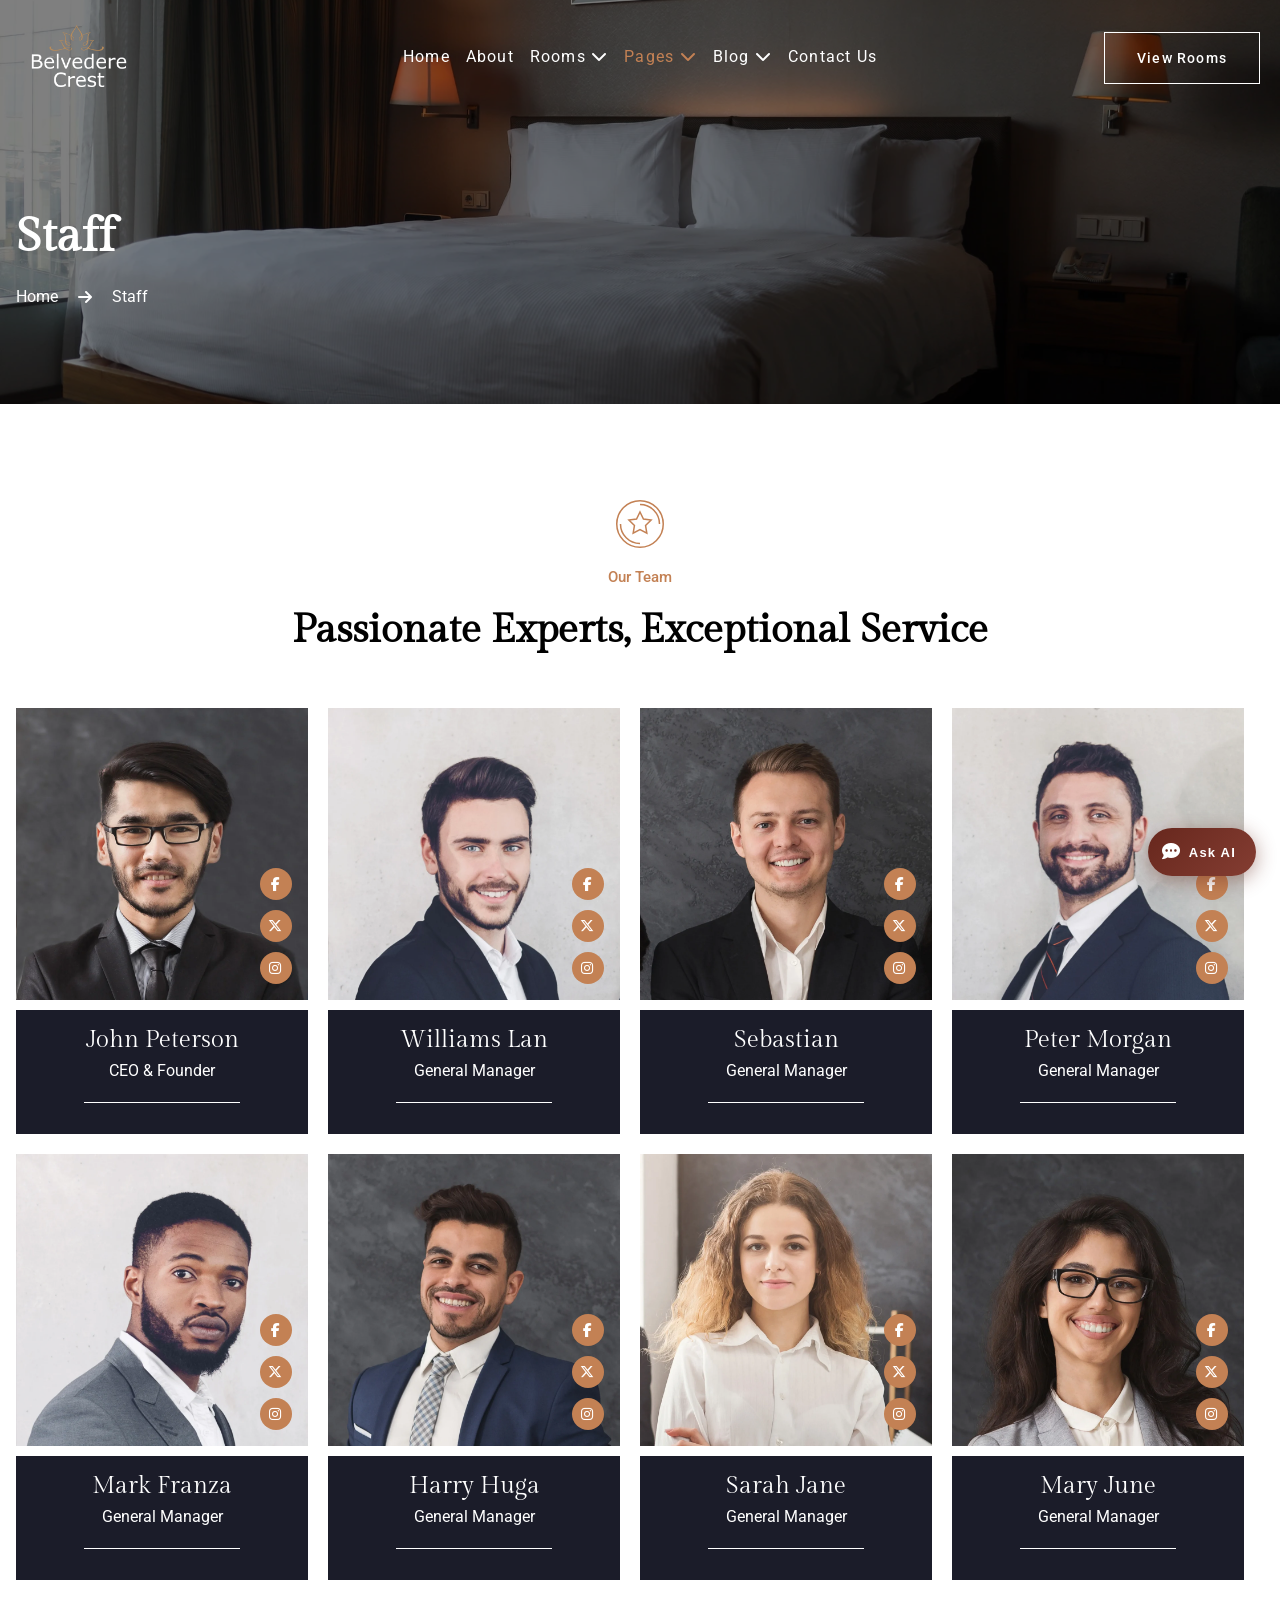
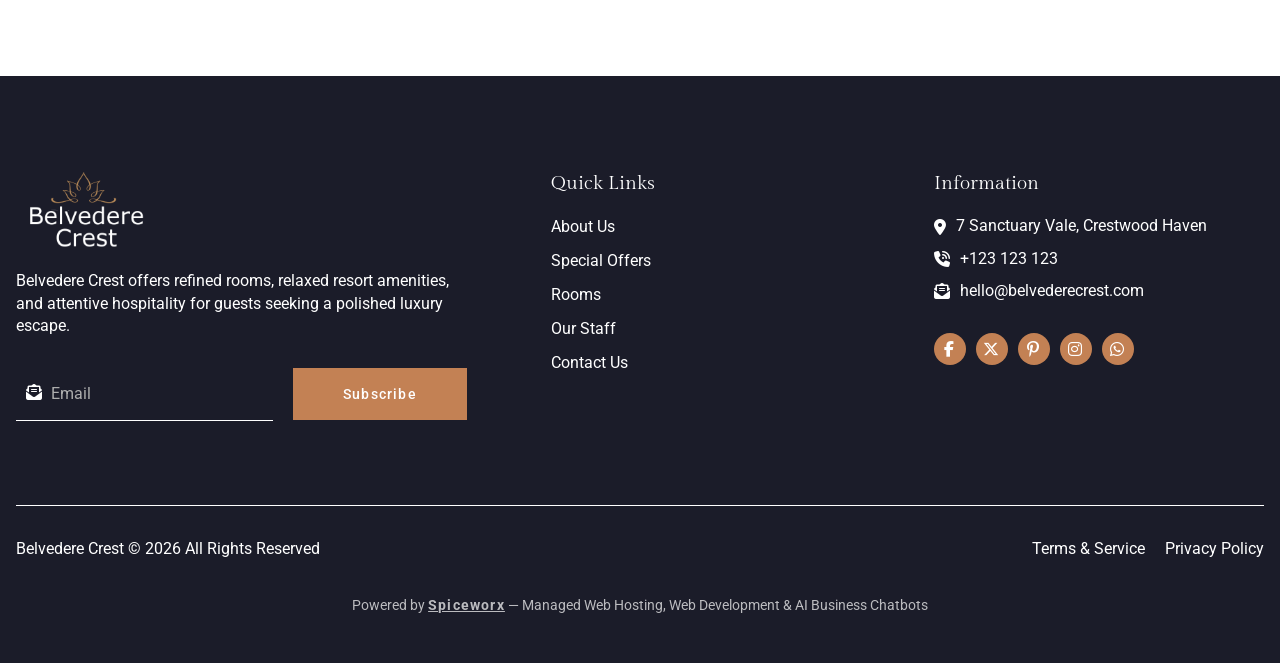
<file: staff.html>
<!DOCTYPE html>
<html lang="en">
<head>
    <meta charset="UTF-8">
    <meta name="viewport" content="width=device-width, initial-scale=1.0">
    <title>Staff - Belvedere Crest - Luxury Hotel & Resort</title>
    <meta name="description" content="Meet the passionate hospitality team behind Belvedere Crest, led by founder John Peterson and a dedicated group of general managers committed to exceptional guest service.">
    <meta property="og:type" content="website">
    <meta property="og:title" content="Staff - Belvedere Crest - Luxury Hotel & Resort">
    <meta property="og:description" content="Meet the Belvedere Crest team — hospitality experts committed to exceptional guest service.">
    <meta property="og:image" content="assets/images/Logo.png">
    <link rel="stylesheet" href="assets/css/main.css">
    <link rel="stylesheet" href="assets/css/responsive.css">
</head>
<body>
    <!-- Header Section -->
    <header>
        <div class="navbar-container">
            <div class="hero-container">
                <nav class="navbar navbar-expand-lg">
                    <div class="navbar-nav-container">
                
                    <!-- Logo Container -->
                    <div class="logo-container">
                        <a class="navbar-brand fw-bold" href="index.html">
                            <img src="assets/images/Logo.png" alt="Belvedere Crest" class="img-fluid">
                        </a>
                    </div>
                
                    <!-- Nav Link Container -->
                    <div class="nav-link-container">
                        <div class="collapse navbar-collapse" id="navbarNav">
                            <ul class="navbar-nav mx-auto">
                                <li class="nav-item">
                                    <a class="nav-link" href="index.html">Home</a>
                                </li>
                                <li class="nav-item">
                                    <a class="nav-link" href="about.html">About</a>
                                </li>
                                <li class="nav-item dropdown">
                                    <a class="nav-link dropdown-toggle" href="rooms.html" role="button" data-bs-toggle="dropdown"
                                        aria-expanded="false">
                                        Rooms <i class="fa-solid fa-chevron-down"></i>
                                    </a>
                                    <ul class="dropdown-menu">
                                        <li><a class="dropdown-item" href="rooms.html">Rooms</a></li>
                                        <li><a class="dropdown-item" href="rooms-detail.html">Room Detail</a></li>
                                    </ul>
                                </li>
                                <li class="nav-item dropdown">
                                    <a class="nav-link dropdown-toggle" href="special-offers.html" role="button" data-bs-toggle="dropdown"
                                        aria-expanded="false">
                                        Pages <i class="fa-solid fa-chevron-down"></i>
                                    </a>
                                    <ul class="dropdown-menu">
                                        <li><a class="dropdown-item" href="special-offers.html">Special Offers</a></li>
                                        <li><a class="dropdown-item" href="staff.html">Staff</a></li>
                                        <li><a class="dropdown-item" href="faq.html">FAQs</a></li>
                                        <li><a class="dropdown-item" href="404-page.html">404 Page</a></li>
                                    </ul>
                                </li>
                                <li class="nav-item dropdown">
                                    <a class="nav-link dropdown-toggle" href="blog.html" role="button" data-bs-toggle="dropdown"
                                        aria-expanded="false">
                                        Blog <i class="fa-solid fa-chevron-down"></i>
                                    </a>
                                    <ul class="dropdown-menu">
                                        <li><a class="dropdown-item" href="blog.html">Blog Archive</a></li>
                                        <li><a class="dropdown-item" href="single-post.html">Single Post</a></li>
                                    </ul>
                                </li>
                                <li class="nav-item">
                                    <a class="nav-link" href="contact.html">Contact Us</a>
                                </li>
                            </ul>
                        </div>
                    </div>
            
                    <button class="nav-btn" type="button" data-bs-toggle="collapse" data-bs-target="#navbarNav"
                        aria-controls="navbarNav" aria-expanded="false" aria-label="Toggle navigation">
                        <i class="fa-solid fa-bars-staggered"></i>
                    </button>
                
                    <!-- Navbar Social Container -->
                    <div class="navbar-cta-container">
                        <div>
                            <a href="rooms.html" class="btn btn-outline-primary">View Rooms</a>
                        </div>
                    </div>
                
                    </div>
                </nav>
            </div>
        </div>
    </header>

    <!-- Sidebar Section -->
    <aside>
        <div class="sidebar-overlay"></div>
        <div class="sidebar">
            <div class="sidebar-header">
                <button class="close-btn"><span>X</span></button>
            </div>
            <ul class="sidebar-menu">
                <li><a href="index.html">Home</a></li>
                <li><a href="about.html">About</a></li>
                <li class="sidebar-dropdown">
                    <div class="dropdown-header">
                        <a href="rooms.html">Rooms</a>
                        <button class="sidebar-dropdown-btn"><i class="fa-solid fa-angle-down"></i></button>
                    </div>
                    <ul class="sidebar-dropdown-menu">
                        <li><a href="rooms.html">Rooms</a></li>
                        <li><a href="rooms-detail.html">Room Detail</a></li>
                    </ul>
                </li>         
                        
                <li class="sidebar-dropdown">
                    <div class="dropdown-header">
                        <a href="special-offers.html">Pages</a>
                        <button class="sidebar-dropdown-btn"><i class="fa-solid fa-angle-down"></i></button>
                    </div>
                    <ul class="sidebar-dropdown-menu">
                        <li><a href="special-offers.html">Special Offers</a></li>
                        <li><a href="staff.html">Staff</a></li>
                        <li><a href="faq.html">FAQs</a></li>
                        <li><a href="404-page.html">404 Page</a></li>
                    </ul>
                </li>
                <li class="sidebar-dropdown">
                    <div class="dropdown-header">
                        <a href="blog.html">Blog</a>
                        <button class="sidebar-dropdown-btn"><i class="fa-solid fa-angle-down"></i></button>
                    </div>
                    <ul class="sidebar-dropdown-menu">
                        <li><a href="blog.html">Blog Archive</a></li>
                        <li><a href="single-post.html">Single Post</a></li>
                    </ul>
                </li>
                <li class="below-dropdown"><a href="contact.html">Contact Us</a></li>
            </ul>
        </div>
    </aside>

    <!-- Main Section -->
    <main>
        <!-- Banner Inner Section -->
        <section class="section banner-inner">
            <div class="hero-container">
                <div class="banner-inner-container">
                    <h1 class="banner-inner-title">Staff</h1>
                    <nav class="belvedere-breadcrumb">
                        <a href="index.html" class="breadcrumb-item">Home</a>
                        <i class="fa-solid fa-arrow-right breadcrumb-separator"></i>
                        <a href="staff.html" class="breadcrumb-item">Staff</a>
                    </nav>
                </div>
            </div>
        </section>

        <!-- Team Section -->
        <section class="section-py-large">
            <div class="hero-container">
                <div class="d-flex flex-column gspace-2">
                    <div class="heading-content-container heading-center">
                        <div class="sub-heading-icon">
                            <svg
                                viewBox="0 0 64 64"
                                xmlns="http://www.w3.org/2000/svg"
                                aria-hidden="true"
                                focusable="false"
                                >
                                <g fill="none" stroke="currentColor" stroke-width="2" transform="translate(1 1)">
                                    <circle cx="31" cy="31" r="31"></circle>
                                    <path d="M31,57 C16.6,57 5,45.4 5,31"></path>
                                    <path d="M31,5 C45.4,5 57,16.6 57,31"></path>
                                    <path d="M31,15 L35.6,24.3 L45.8,25.7 L38.4,33 L40.1,43.1 L31,38.3 L21.9,43.1 L23.6,33 L16.2,25.7 L26.4,24.3 L31,15 Z"></path>
                                </g>
                            </svg>
                        </div>
                        <span class="sub-heading">Our Team</span>
                        <h2 class="animation-box anim-normal anim-delay-sm" data-animation="fade-up">Passionate Experts, Exceptional Service</h2>
                    </div>

                    <div class="section-content-spacer"></div>

                    <div class="row row-cols-lg-4 row-cols-md-2 row-cols-1 grid-spacer-2 w-100">
                        <div class="col">
                            <div class="team-layout animation-box anim-fast anim-delay-none" data-animation="fade-up">
                                <div class="image-container team-image">
                                    <img src="assets/images/T7-1024x1024.webp" alt="team image">
                                    <div class="team-social-icon-box">
                                        <a href="https://www.facebook.com" class="team-social-icon">
                                            <i class="fa-brands fa-facebook-f"></i>
                                        </a>
                                        <a href="https://x.com" class="team-social-icon">
                                            <i class="fa-brands fa-x-twitter"></i>
                                        </a>
                                        <a href="https://www.instagram.com" class="team-social-icon">
                                            <i class="fa-brands fa-instagram"></i>
                                        </a>
                                    </div>
                                </div>
                                <div class="team-content">
                                    <h3>John Peterson</h3>
                                    <p class="accent-primary mb-0">CEO & Founder</p>
                                    <div class="team-underline"></div>
                                </div>
                            </div>
                        </div>
                        <div class="col">
                            <div class="team-layout animation-box anim-normal anim-delay-sm" data-animation="fade-up">
                                <div class="image-container team-image">
                                    <img src="assets/images/T6-1024x1024.webp" alt="team image">
                                    <div class="team-social-icon-box">
                                        <a href="https://www.facebook.com" class="team-social-icon">
                                            <i class="fa-brands fa-facebook-f"></i>
                                        </a>
                                        <a href="https://x.com" class="team-social-icon">
                                            <i class="fa-brands fa-x-twitter"></i>
                                        </a>
                                        <a href="https://www.instagram.com" class="team-social-icon">
                                            <i class="fa-brands fa-instagram"></i>
                                        </a>
                                    </div>
                                </div>
                                <div class="team-content">
                                    <h3>Williams Lan</h3>
                                    <p class="accent-primary mb-0">General Manager</p>
                                    <div class="team-underline"></div>
                                </div>
                            </div>
                        </div>
                        <div class="col">
                            <div class="team-layout animation-box anim-slow anim-delay-md" data-animation="fade-up">
                                <div class="image-container team-image">
                                    <img src="assets/images/T5-1024x1024.webp" alt="team image">
                                    <div class="team-social-icon-box">
                                        <a href="https://www.facebook.com" class="team-social-icon">
                                            <i class="fa-brands fa-facebook-f"></i>
                                        </a>
                                        <a href="https://x.com" class="team-social-icon">
                                            <i class="fa-brands fa-x-twitter"></i>
                                        </a>
                                        <a href="https://www.instagram.com" class="team-social-icon">
                                            <i class="fa-brands fa-instagram"></i>
                                        </a>
                                    </div>
                                </div>
                                <div class="team-content">
                                    <h3>Sebastian</h3>
                                    <p class="accent-primary mb-0">General Manager</p>
                                    <div class="team-underline"></div>
                                </div>
                            </div>
                        </div>
                        <div class="col">
                            <div class="team-layout animation-box anim-normal anim-delay-sm" data-animation="fade-up">
                                <div class="image-container team-image">
                                    <img src="assets/images/T4-1024x1024.webp" alt="team image">
                                    <div class="team-social-icon-box">
                                        <a href="https://www.facebook.com" class="team-social-icon">
                                            <i class="fa-brands fa-facebook-f"></i>
                                        </a>
                                        <a href="https://x.com" class="team-social-icon">
                                            <i class="fa-brands fa-x-twitter"></i>
                                        </a>
                                        <a href="https://www.instagram.com" class="team-social-icon">
                                            <i class="fa-brands fa-instagram"></i>
                                        </a>
                                    </div>
                                </div>
                                <div class="team-content">
                                    <h3>Peter Morgan</h3>
                                    <p class="accent-primary mb-0">General Manager</p>
                                    <div class="team-underline"></div>
                                </div>
                            </div>
                        </div>
                        <div class="col">
                            <div class="team-layout animation-box anim-fast anim-delay-none" data-animation="fade-up">
                                <div class="image-container team-image">
                                    <img src="assets/images/T2-1024x1024.webp" alt="team image">
                                    <div class="team-social-icon-box">
                                        <a href="https://www.facebook.com" class="team-social-icon">
                                            <i class="fa-brands fa-facebook-f"></i>
                                        </a>
                                        <a href="https://x.com" class="team-social-icon">
                                            <i class="fa-brands fa-x-twitter"></i>
                                        </a>
                                        <a href="https://www.instagram.com" class="team-social-icon">
                                            <i class="fa-brands fa-instagram"></i>
                                        </a>
                                    </div>
                                </div>
                                <div class="team-content">
                                    <h3>Mark Franza</h3>
                                    <p class="accent-primary mb-0">General Manager</p>
                                    <div class="team-underline"></div>
                                </div>
                            </div>
                        </div>
                        <div class="col">
                            <div class="team-layout animation-box anim-normal anim-delay-sm" data-animation="fade-up">
                                <div class="image-container team-image">
                                    <img src="assets/images/T3-1024x1024.webp" alt="team image">
                                    <div class="team-social-icon-box">
                                        <a href="https://www.facebook.com" class="team-social-icon">
                                            <i class="fa-brands fa-facebook-f"></i>
                                        </a>
                                        <a href="https://x.com" class="team-social-icon">
                                            <i class="fa-brands fa-x-twitter"></i>
                                        </a>
                                        <a href="https://www.instagram.com" class="team-social-icon">
                                            <i class="fa-brands fa-instagram"></i>
                                        </a>
                                    </div>
                                </div>
                                <div class="team-content">
                                    <h3>Harry Huga</h3>
                                    <p class="accent-primary mb-0">General Manager</p>
                                    <div class="team-underline"></div>
                                </div>
                            </div>
                        </div>
                        <div class="col">
                            <div class="team-layout animation-box anim-slow anim-delay-md" data-animation="fade-up">
                                <div class="image-container team-image">
                                    <img src="assets/images/T8-1024x1024.webp" alt="team image">
                                    <div class="team-social-icon-box">
                                        <a href="https://www.facebook.com" class="team-social-icon">
                                            <i class="fa-brands fa-facebook-f"></i>
                                        </a>
                                        <a href="https://x.com" class="team-social-icon">
                                            <i class="fa-brands fa-x-twitter"></i>
                                        </a>
                                        <a href="https://www.instagram.com" class="team-social-icon">
                                            <i class="fa-brands fa-instagram"></i>
                                        </a>
                                    </div>
                                </div>
                                <div class="team-content">
                                    <h3>Sarah Jane</h3>
                                    <p class="accent-primary mb-0">General Manager</p>
                                    <div class="team-underline"></div>
                                </div>
                            </div>
                        </div>
                        <div class="col">
                            <div class="team-layout animation-box anim-normal anim-delay-sm" data-animation="fade-up">
                                <div class="image-container team-image">
                                    <img src="assets/images/T1-1024x1024.webp" alt="team image">
                                    <div class="team-social-icon-box">
                                        <a href="https://www.facebook.com" class="team-social-icon">
                                            <i class="fa-brands fa-facebook-f"></i>
                                        </a>
                                        <a href="https://x.com" class="team-social-icon">
                                            <i class="fa-brands fa-x-twitter"></i>
                                        </a>
                                        <a href="https://www.instagram.com" class="team-social-icon">
                                            <i class="fa-brands fa-instagram"></i>
                                        </a>
                                    </div>
                                </div>
                                <div class="team-content">
                                    <h3>Mary June</h3>
                                    <p class="accent-primary mb-0">General Manager</p>
                                    <div class="team-underline"></div>
                                </div>
                            </div>
                        </div>
                    </div>
                </div>
            </div>
        </section>
    </main>

    <!-- Footer Section -->
    <footer>
        <section class="section footer-container">
            <div class="hero-container">
                <div class="d-flex flex-column gspace-2">
                    <div class="footer-content-grid">
                        <div class="footer-title-container">
                            <div class="image-container footer-logo">
                                <img src="assets/images/Logo.png" alt="Belvedere Crest">
                            </div>
                            <p class="accent-primary">Belvedere Crest offers refined rooms, relaxed resort amenities, and attentive hospitality for guests seeking a polished luxury escape.</p>
                            <div id="newsletter-success" class="alert success hidden">
                                <span class="check-icon"><i class="fa-solid fa-2xl fa-check"></i></span>
                                <p class="text-center">Thank you! Form submitted successfully.</p>
                            </div>
                        
                            <div id="newsletter-error" class="alert error hidden">
                                <span class="cross-icon"><i class="fa-solid fa-2xl fa-xmark"></i></span>
                                <p class="text-center">Oops! Form submission failed. Please try again.</p>
                            </div>
                            <form id="newsletter-form" action="#" class="form" method="post">
                                <div class="input-wrapper">
                                    <i class="input-icon fa-solid fa-envelope-open-text"></i>
                                    <input type="email" id="newsletter" placeholder="Email">
                                </div>
                                <button type="submit" class="btn btn-accent btn-white-hover">Subscribe</button>
                            </form>
                        </div>

                        <div class="footer-quick-links-container">
                            <h4>Quick Links</h4>
                            <ul class="footer-list">
                                <li><a href="about.html" class="footer-quick-links">About Us</a></li>
                                <li><a href="special-offers.html" class="footer-quick-links">Special Offers</a></li>
                                <li><a href="rooms.html" class="footer-quick-links">Rooms</a></li>
                                <li><a href="staff.html" class="footer-quick-links">Our Staff</a></li>
                                <li><a href="contact.html" class="footer-quick-links">Contact Us</a></li>
                            </ul>
                        </div>

                        <div class="footer-information-container">
                            <h4>Information</h4>
                            <ul class="footer-list">
                                <li>
                                    <div class="footer-info-item">
                                        <i class="fa-solid fa-location-dot footer-info-icon"></i>
                                        <p class="footer-info-text">7 Sanctuary Vale, Crestwood Haven</p>
                                    </div>
                                </li>
                                <li>
                                    <div class="footer-info-item">
                                        <i class="fa-solid fa-phone-volume footer-info-icon"></i>
                                        <p class="footer-info-text">+123 123 123</p>
                                    </div>
                                </li>
                                <li>
                                    <div class="footer-info-item">
                                        <i class="fa-solid fa-envelope-open-text footer-info-icon"></i>
                                        <p class="footer-info-text">hello@belvederecrest.com</p>
                                    </div>
                                </li>
                            </ul>
                            <div class="d-flex flex-row align-items-center gspace-1">
                                <a href="#" class="footer-icon">
                                    <i class="fa-brands fa-facebook-f"></i>
                                </a>
                                <a href="#" class="footer-icon">
                                    <i class="fa-brands fa-x-twitter"></i>
                                </a>
                                <a href="#" class="footer-icon">
                                    <i class="fa-brands fa-pinterest-p"></i>
                                </a>
                                <a href="#" class="footer-icon">
                                    <i class="fa-brands fa-instagram"></i>
                                </a>
                                <a href="#" class="footer-icon">
                                    <i class="fa-brands fa-whatsapp"></i>
                                </a>
                            </div>
                        </div>
                    </div>
                    <div class="footer-copyright-container">
                        <span class="copyright-text">
                            Belvedere Crest © <span id="copyright-year"></span> All Rights Reserved
                        </span>
                        <div class="d-flex flex-row gspace-2 align-items-center justify-content-end">
                            <a href="contact.html" class="legalink-text">
                                Terms & Service
                            </a>
                            <a href="contact.html" class="legalink-text">
                                Privacy Policy
                            </a>
                        </div>
                    </div>
                    <div class="powered-by-container">
                        <p class="powered-by-text">Powered by <a href="https://spiceworx.com" target="_blank" rel="noopener noreferrer" class="powered-by-link">Spiceworx</a> — Managed Web Hosting, Web Development &amp; AI Business Chatbots</p>
                    </div>
                </div>
            </div>
        </section>
    </footer>


    <!-- Chat Widget -->
    <button id="floatingChatBtn" aria-label="Open AI Concierge">
        <span class="fcb_icon" aria-hidden="true"><i class="fa-solid fa-comment-dots"></i></span>
        <span id="floatingChatLabel">Ask AI</span>
    </button>
    <div id="chatOverlay">
        <div id="chatPanel">
            <div id="chatPanelHeader">
                <div id="chatAvatarWrap">
                    <div id="chatAvatar"><img src="/assets/images/chat-image.png" alt="Belvedere Crest"></div>
                    <div id="chatOnlineDot"></div>
                </div>
                <div id="chatHeaderText">
                    <span id="chatPanelTitle">Belvedere Crest AI Concierge</span>
                    <span id="chatHeaderSub">Ask about rooms, offers, and guest services</span>
                </div>
                <button id="closeChatBtn" aria-label="Close">&#10005;</button>
            </div>
            <iframe id="chatFrame" src="" title="AI Concierge" frameborder="0" allowtransparency="true"></iframe>
        </div>
    </div>
    <link rel="stylesheet" href="/assets/css/chat-widget.css">
    <script src="/assets/js/chat-widget.js"></script>

    <!-- Script -->
    <script src="assets/js/vendor/jquery.min.js"></script>
    <script src="assets/js/vendor/bootstrap.bundle.min.js"></script>
    <script src="assets/js/vendor/flatpickr.min.js"></script>
    <script src="assets/js/vendor/swiper-bundle.min.js"></script>
    <script src="assets/js/vendor/odometer.js"></script>
    <script src="assets/js/vendor/isotope.pkgd.min.js"></script>
    <script src="assets/js/vendor/fslightbox.js"></script>
    <script src="assets/js/submit-form.js"></script>
    <script src="assets/js/swiper-script.js"></script>
    <script src="assets/js/script.js"></script>
</body>
</html>
</file>
<file: assets/css/main.css>
/*==============================================================================
[Master Stylesheet]

Project:        Belvedere Crest - Luxury Hotel & Resort
Version:        1.0
Primary use:    Main Website Stylesheet
Description:    Belvedere Crest is a modern and elegant HTML5 Bootstrap template specially designed for luxury hotels, resorts, and hospitality businesses.
                It is perfectly suitable for hotels, beachfront resorts, villas, boutique hotels, holiday accommodations, spa & wellness resorts, travel lodges, and premium hospitality services.
==============================================================================*/

/*==============================================================================
[Table of Contents]

/* 01. Import Vendor
/* 02. Keyframes Animation
/* 03. Global Settings
/* 04. Base Style
/* 05. Base Section
/* 06. Hero Container
/* 07. Button Style
/* 08. Card Style
/* 09. Color Style
/* 10. Image Style
/* 11. Header Style
/* 12. Sidebar Style
/* 13. Footer Style
/* 14. Form Style
/* 15. Heading Style
/* 16. Banner Style
/* 17. About Style
/* 18. Service Style
/* 19. Rooms Style
/* 20. Booking CTA Style
/* 21. Offering Style
/* 22. Rating Style
/* 23. Gallery Style
/* 24. FAQs Style
/* 25. Testimonial Style
/* 26. Team Style
/* 27. Notfound Style
/* 28. Blog Post Style
/* 29. Contact Style
/* 30. Accordion Style
/* 31. Icon Style
/* 32. Animation Style
/* 33. Custom List Style
/* 34. Map Style
/* 35. Spacing Style

==============================================================================*/

/*==============================================================================
[Color Glossary]

Primary Colors:
    --primary: #FFFFFF              (White - Used for: text on dark backgrounds, cards, headers)
    --secondary: #000000            (Black - Used for: headings, text, primary elements)
    
Accent Colors:
    --accent-color: #C38154         (Copper Rose - Used for: buttons, icons, highlights, hover states)
    --accent-color-2: #1B1C29       (Dark Navy - Used for: dark sections, overlays, premium feel)
    --accent-color-3: #ADADAD       (Gray - Used for: borders, disabled states, subtle elements)
    --accent-color-4: #ECECEC       (Light Gray - Used for: backgrounds, separators, input borders)
    --accent-color-transparent: #FFFFFF00   (Transparent - Used for: initial states, overlays)
    
Text Colors:
    --text-color: #282828           (Dark Gray - Used for: body text, descriptions, paragraphs)
    
Overlay Colors:
    --accent-sidebar-overlay: #33333380     (Dark with opacity - Used for: sidebar overlay, modal backgrounds)

Usage Examples:
    - Hero sections: --secondary background with --primary text
    - Content sections: --primary background with --text-color text
    - Buttons: --accent-color background with --primary text
    - Cards: --primary background with --secondary headings
    - Dark sections: --accent-color-2 background with --primary text
    - Icons: --accent-color for primary icons
    - Borders: --accent-color-4 for light borders
    
Color Combinations:
    - Luxury Feel: --accent-color-2 + --accent-color + --primary
    - Clean & Modern: --primary + --secondary + --accent-color
    - Premium Dark: --accent-color-2 + --accent-color
    - Light & Airy: --primary + --accent-color-4 + --text-color

==============================================================================*/

/*==============================================================================
[Typography System]

Font Families:
    --font-family-1: "Gilda Display", sans-serif      (Used for: headings, titles, elegant text)
    --font-family-2: "Roboto", sans-serif             (Used for: body text, paragraphs, UI elements)

Heading Scale:
    h1: 3rem (48px)         - Weight: 600 - Line Height: 1.2em - Usage: Main page titles, hero headings
    h2: 2.5rem (40px)       - Weight: 600 - Line Height: 1.2em - Usage: Section titles, major headings
    h3: 1.5rem (24px)       - Weight: 500 - Line Height: 1.2em - Usage: Card titles, subsection headings
    h4: 1.2rem (19.2px)     - Weight: 500 - Line Height: 1.2em - Usage: Content headings, service titles
    h5: 1.125rem (18px)     - Weight: 500 - Line Height: 1.2em - Usage: Small headings, labels
    h6: 0.938rem (15px)     - Weight: 500 - Line Height: 1.2em - Usage: Minor headings, captions

Body Text:
    p: 1rem (16px)          - Weight: 400 - Line Height: 1.4em - Color: --text-color

Links & Buttons:
    a, button: 0.875rem (14px) - Weight: 500 - Letter Spacing: 1.2px - Transform: capitalize

Font Weight Scale:
    400 - Regular (Body text, descriptions)
    500 - Medium (Headings, important text)
    600 - Semi-Bold (Main titles, emphasis)

Usage Guidelines:
    - Use Gilda Display for all headings to maintain elegant, luxury feel
    - Use Roboto for all body text and UI elements for readability
    - Maintain consistent letter-spacing (1.2px) for buttons and links
    - Keep line-height at 1.2em for headings, 1.4-1.6em for body text

==============================================================================*/

/*==============================================================================
[Animation System]

Animation Variables:
    --animation-normal: 1.25s       (Used for: standard transitions, hover effects)
    --animation-slow: 2s            (Used for: slow reveals, large elements)
    --animation-fast: 0.75s         (Used for: quick interactions, button feedback)

Standard Transitions:
    - Buttons: all 0.3s ease
    - Images: transform 0.5s ease
    - Cards: all 0.3s ease, box-shadow 0.3s ease
    - Overlays: opacity 0.3s ease

Animation Classes:
    .animation-box                    - Initial state for scroll animations

Keyframe Animations:
    @keyframes load                 - Progress bar animation
    @keyframes ripple               - Ripple effect for interactive elements
    @keyframes fadeRoom             - Fade in animation for room listings
    @keyframes fade-in             - Fade in animation for interactive elements
    @keyframes fade-up             - Fade uo animation for interactive elements
    @keyframes fade-down             - Fade down animation for interactive elements
    @keyframes fade-left             - Fade keft animation for interactive elements
    @keyframes fade-ritght             - Fade right animation for interactive elements

Usage Guidelines:
    - Use 0.3s for most hover/focus states
    - Use 0.5s for image zoom effects
    - Use animation variables for consistent timing
    - Apply ease timing function for smooth transitions

==============================================================================*/

/*==============================================================================
[Typography Guide]

Font Families:
    --font-family-heading: "Marcellus", sans-serif
        Usage: All headings (h1-h6), buttons, navigation
    
    --font-family-text: "Catamaran", sans-serif
        Usage: Body text, paragraphs, descriptions
    
    --font-family-highlight: "Playfair Display", sans-serif
        Usage: Decorative text, special highlights

Heading Sizes (Desktop):
    h1: 84px / 1em line-height / 600 weight
    h2: 54px / 1em line-height / 500 weight
    h3: 28px / 1em line-height / 500 weight
    h4: 22px / 1em line-height / 500 weight
    h5: 20px / 1em line-height / 600 weight
    h6: 16px / 1em line-height / 500 weight (uppercase)

Body Text:
    p: 16px / 1.4em line-height / 400 weight
    
Links & Buttons:
    a, button, .btn: 16px / 1em line-height / 400 weight (uppercase)

Notes:
    - All headings use Marcellus font family
    - Body text uses Catamaran font family
    - Line heights are optimized for readability
    - Heading sizes decrease by approximately 0.3-0.4em per level
==============================================================================*/

/*==============================================================================
[Animation Timing]

This section contains global variables for controlling animation duration
and delay. Use these variables to keep animation timing consistent across
the project and easy to adjust from a single place.

--anim-duration-fast   : Fast animation duration (for micro-interactions).
--anim-duration-normal : Standard animation duration (default transition).
--anim-duration-slow   : Slow animation duration (dramatic effects / entrances).

--anim-delay-none : No delay before the animation starts.
--anim-delay-sm   : Short delay before the animation runs.
--anim-delay-md   : Medium delay for staggered or sequential effects.

--anim-duration-fast: 0.8s;
--anim-duration-normal: 1.1s;
--anim-duration-slow: 1.6s;

--anim-delay-none: 0s;
--anim-delay-sm: 0.25s;
--anim-delay-md: 0.45s;

==============================================================================*/

/* === 01. Import Vendor  === */

@import url('fonts.css');
@import url('vendor/bootstrap.min.css');
@import url('vendor/fontawesome.css');
@import url('vendor/brands.css');
@import url('vendor/regular.css');
@import url('vendor/solid.css');
@import url('vendor/odometer-theme-default.css');
@import url('vendor/flatpickr.min.css');
@import url('vendor/swiper-bundle.min.css');

/* === 02. Keyframes Animation === */

@property --progress {
    syntax: '<integer>';
    inherits: true;
    initial-value: 0;
}

@keyframes load {
    to {
        --progress: var(var(--value))
    }
}

@keyframes ripple {
    from {
        opacity: 1;
        transform: scale3d(1, 1, 1);
        transform-origin: center;
        border-width: 0px;
    }

    to {
        opacity: 0;
        transform: scale3d(1.7, 1.7, 1.8);
        transform-origin: center;
        border-width: 13px;
    }
}

@media (prefers-reduced-motion: reduce) {
    .animation-box { 
        animation: none !important;
        opacity: 1 !important; 
        transform: none !important; 
    }
}

@keyframes fadeRoom{
    from{ opacity: 0; transform: translateY(10px); }
    to{ opacity: 1; transform: translateY(0); }
}

/* keyframes Animation */
@keyframes fade-in   { 
    from {opacity:0;} to {opacity:1;} 
}
@keyframes fade-up   { 
    from {opacity:0; transform:translateY(80px);} to {opacity:1; transform:translateY(0);} 
}
@keyframes fade-down { 
    from {opacity:0; transform:translateY(-80px);} to {opacity:1; transform:translateY(0);} 
}
@keyframes fade-left { 
    from {opacity:0; transform:translateX(-120px);} to {opacity:1; transform:translateX(0);} 
}
@keyframes fade-right{ 
    from {opacity:0; transform:translateX(120px);} to {opacity:1; transform:translateX(0);} 
}

/* === 03. Global Settings === */

:root{
    /* Color Variable */
    --primary: #FFFFFF;
    --secondary: #000000;
    --text-color: #282828;
    --accent-color: #C38154;
    --accent-color-2: #1B1C29;
    --accent-color-3: #ADADAD;
    --accent-color-4: #ECECEC;
    --accent-color-transparent: #FFFFFF00;
    --accent-sidebar-overlay: #33333380;
    /* Font Variable */
    --font-family-1: "Gilda Display", sans-serif;
    --font-family-2: "Roboto", sans-serif;

    /* Animation Duration Preset */
    --anim-duration-fast: 0.8s;
    --anim-duration-normal: 1.1s;
    --anim-duration-slow: 1.6s;

    /* Animation Delay Preset */
    --anim-delay-none: 0s;
    --anim-delay-sm: 0.25s;
    --anim-delay-md: 0.45s;
}

/* === 04. Base Style === */

body{
    font-family: var(--font-family-2);
    color: var(--secondary);
}

h1{
    font-family: var(--font-family-1);
    font-size: 3rem;
    font-weight: 600;
    text-transform: capitalize;
    line-height: 1.2em;
}

h2{
    font-family: var(--font-family-1);
    font-size: 2.5rem;
    font-weight: 600;
    text-transform: capitalize;
    line-height: 1.2em;
}

h3{
    font-family: var(--font-family-1);
    font-size: 1.5rem;
    font-weight: 500;
    line-height: 1.2em;
}

h4{
    font-family: var(--font-family-1);
    font-size: 1.2rem;
    font-weight: 500;
    line-height: 1.2em;
}

h5{
    font-family: var(--font-family-1);
    font-size: 1.125rem;
    font-weight: 500;
    line-height: 1.2em;
}

h6{
    font-size: 0.938rem;
    font-weight: 500;
    line-height: 1.2em;
}

h1, h2, h3, h4, h5, h6{
    font-family: var(--font-family-1);
    margin-bottom: 0px;
}

p{
    font-family: var(--font-family-2);
    font-size: 1rem;
    font-weight: 400;
    line-height: 1.4em;
    margin-bottom: 10px;
    color: var(--text-color);
}

button, a{
    font-size: 0.875rem;
    font-weight: 500;
    line-height: 1em;
    text-transform: capitalize;
    letter-spacing: 1.2px;
    text-decoration: none;
}

ul{
    list-style: none;
}

/* === 05. Base Section === */

.section{
    padding: 6em 1em 3em 1em;
}

.section-py-medium{
    padding: 3em 1em 3em 1em;
}

.section-pb-large{
    padding: 3em 1em 6em 1em;
}

.section-py-large{
    padding: 6em 1em 6em 1em;
}

.section-content-spacer{
    height: 14px;
}
/* === 06. Hero Container === */

.hero-container{
    max-width: 1280px;
    margin-left: auto;
    margin-right: auto;
    width: 100%;
}

/* === 07. Button Style === */

.btn{
    font-size: 0.875rem;
    font-weight: 500;
    text-transform: capitalize;
    line-height: 1em;
    letter-spacing: 1.2px;
    font-family: var(--font-family-2);
    border-radius: 0px;
    padding: 18px 32px 18px 32px;
    transition: all 0.3s;
}

.btn-accent{
    border: solid 1px var(--accent-color);
    color: var(--primary);
    background-color: var(--accent-color);
}

.btn-accent:hover{
    border: solid 1px var(--secondary);
    color: var(--primary);
    background-color: var(--secondary);
}

.btn-accent.btn-white-hover:hover{
    background-color: var(--primary);
    color: var(--secondary);
    border: solid 1px var(--primary);
}

.btn-outline-primary{
    border: solid 1px var(--primary);
    color: var(--primary);
    background-color: var(--accent-color-transparent);
}

.btn-outline-primary:hover{
    border: solid 1px var(--primary);
    color: var(--secondary);
    background-color: var(--primary);
}

.btn-outline-rounded{
    border: 1px solid var(--primary);
    background-color: transparent;
    color: var(--primary);
    padding: 20px 20px 20px 20px;
    border-radius: 50%;
    font-size: 1.25rem;
}

.btn-outline-rounded:hover{
    border: 1px solid var(--primary);
    color: var(--primary);
}

/* === 08. Card Style === */

.card{
    border-radius: 0px;
}

.card-service{
    display: flex;
    flex-direction: column;
    border: none;
    background-color: var(--primary);
    padding: 20px 20px 20px 20px;
    transition: all 0.6s ease;
    width: 100%;
    height: 100%;
    position: relative;
    overflow: hidden;
    z-index: 1;
}

.card-service::before{
    content: "";
    position: absolute;
    top: 0;
    left: -101%;
    height: 100%;
    width: 100%;
    background-size: 101% 101%;
    -webkit-transition: all .6s ease;
    transition: all .6s ease;
}

.card-service:hover{
    background-color: var(--accent-color);
}

.card-service:hover::before{
    left: 0;
}

.card-service i{
    font-size: 40px;
    color: var(--accent-color);
    margin-bottom: 13px;
}

.card-service:hover i{
    color: var(--primary);
}

.card-service:hover h4{
    color: var(--primary);
}

.card-reservation{
    background-color: var(--accent-color-2);
    color: var(--primary);
    display: flex;
    flex-direction: column;
    gap: 20px 20px;
    padding: 2em 2em 2em 2em;
}

.card-faq-info{
    width: 30%;
    height: 100%;
    background-color: var(--accent-color-2);
    color: var(--primary);
    display: flex;
    flex-direction: column;
    gap: 20px 20px;
    padding: 2em 2em 2em 2em;
}

.card-contact-form{
    background-color: var(--accent-color-2);
    color: var(--primary);
    padding: 2em 2em 2em 2em;
    display: flex;
    flex-direction: column;
    gap: 20px 20px;
}

/* === 09. Color Style === */

.bg-accent-color-2{
    background-color: var(--accent-color-2);
}

.accent-primary{
    color: var(--primary);
}

.accent-color{
    color: var(--accent-color);
}

/* === 10. Image Style === */

.image-container{
    position: relative;
    z-index: 1;
}

.image-container img{
    max-width: 100%;
    height: auto;
    object-fit: cover;
    object-position: center center;
}

.image-container .about-content-container{
    display: flex;
    flex-direction: column;
    gap: 20px;
}

.image-container .about-img{
    width: 100%;
    height: 875px;
}

.image-container .signature-img{
    width: 30%;
    max-width: 100%;
    height: auto;
}

.about-philosophy-image{
    display: flex;
    flex-direction: column;
    justify-content: center;
}

.about-philosophy-image img{
    width: 800px;
    height: 550px;
    margin-left: auto;
    margin-right: auto;
}

.about-value-image{
    display: flex;
    flex-direction: column;
    justify-content: center;
}

.about-value-image img{
    width: 800px;
    height: 550px;
    margin-left: auto;
    margin-right: auto;
}

.room-image,
.room-detail {
    display: none;
    animation: fadeRoom 0.3s ease;
}

.room-image.active,
.room-detail.active {
    display: block;
}

.room-image img{
    width: 100%;
    height: 550px;
}

.room-detail-image img{
    width: 100%;
}

.gallery-image{
    position: relative;
    overflow: hidden;
    background-color: var(--secondary);
}

.gallery-image img{
    width: 100%;
    aspect-ratio: auto 800 / 422;
    height: 300px;
    opacity: 1;
    transition: 0.5s ease;
}

.gallery-image:hover img{
    opacity: 0.7;
}

.gallery-image.gallery-image-tall img{
    height: 620px;
}

.gallery-image.gallery-image-half-tall img{
    height: 400px;
}

.gallery-image.gallery-image-short img{
    height: 200px;
}

.gallery-image.gallery-image-short-wide img{
    width: 800px;
}

.testimonial-image img{
    width: 60px;
    height: auto;
    border-radius: 50%;
}

.blog-image img{
    height: 300px;
}

.post-image img{
    width: 100%;
    height: 400px;
}

.footer-logo img{
    max-width: 30%;
}

/* === 11. Header Style === */

.navbar-container {
    padding: 20px 20px 0px 20px;
    position: absolute;
    top: 0;
    left: 50%;
    width: 100%;
    transform: translateX(-50%);
    z-index: 10;
}

.navbar{
    background-color: transparent;
    border-radius: 20px 20px 20px 20px;
    position: relative;
    padding: 0px;
    z-index: 1;
}

.navbar-nav-container{
    display: flex;
    flex-direction: row;
    align-items: center;
    justify-content: space-between;
    width: 100%;
}

.navbar-nav{
    flex-wrap: wrap;
    justify-content: center;
}

.navbar .logo-container{
    width: 15%;
    display: flex;
    flex-direction: column;
    justify-content: center;
}

.navbar .logo-container img{
    max-width: 70%;
}

.navbar .nav-link-container{
    width: 75%;
    display: flex;
    flex-direction: column;
    justify-content: center;
    align-items: center;
}

.nav-link{
    font-family: var(--font-family-2);
    font-size: 1rem;
    font-weight: 400;
    line-height: 1.4em;
    text-transform: capitalize;
    color: var(--primary);
    padding: 15px 15px 15px 15px;
}

.nav-link:hover{
    color: var(--accent-color);
}

.nav-link:focus,
.nav-link.active,
.navbar-nav .nav-link.show{
    color: var(--accent-color) !important;
}

.dropdown-menu {
    background-color: var(--primary);
    color: var(--secondary);
    border-radius: 0;
    border: none;
    padding: 10px 0px 10px 0px;
    overflow: hidden;
    margin-top: 1.125em !important;
    border-radius: 0px;
    min-width: 240px;
    -webkit-box-shadow: 0 10px 30px 0 rgba(45, 45, 45, .2);
    box-shadow: 0 10px 30px 0 rgba(45, 45, 45, .2);
}

.dropdown-item{
    background-color: var(--primary);
    font-family: var(--font-family-2);
    font-size: 1rem;
    font-weight: 400;
    line-height: 1.4em;
    text-transform: capitalize;
    color: var(--secondary);
    transition: all 300ms;
    padding: 15px 30px 15px 30px;
}

.dropdown-item:hover,
.dropdown-item.active{
    background-color: var(--primary);
    color: var(--accent-color);
}

.dropdown-toggle::after {
    display: none !important;
}

.navbar-cta-container{
    width: 15%;
    display: flex;
    flex-direction: column;
    justify-content: center;
    align-items: flex-end;
}

.nav-btn{
    display: none;
    padding: 16px 16px;
    background-color: var(--accent-color);
    color: var(--primary);
    box-shadow: none;
    transition: all 300ms ease;
    border: none;
    border-radius: 0px 0px 0px 0px;
    box-shadow: none;
    font-size: 18px;
}

.nav-btn:hover{
    background-color: var(--primary);
    color: var(--accent-color);
}

/* === 12. Sidebar Style === */


.sidebar-overlay{
    position: fixed;
    top: 0;
    left: -100%;
    width: 100%;
    height: 100vh;
    background: var(--accent-sidebar-overlay);
    transition: left 0.4s ease-in-out;
    z-index: 10;
}

.sidebar-overlay.active{
    left: 0;
}

.sidebar {
    position: fixed;
    top: 0;
    left: -300px;
    width: 300px;
    height: 100%;
    background: var(--primary);
    color: var(--secondary);
    transition: transform 0.4s ease-in-out;
    z-index: 1000;
    overflow-y: auto;
    max-height: 100vh;
    padding: 0px 16px 0px 5px;
}

.sidebar.active{
    transform: translateX(300px);
}

.sidebar-header {
    display: flex;
    justify-content: flex-end;
    align-items: center;
    padding: 20px 20px 20px 20px;
}

.sidebar-header .logo {
    width: 75%;
}

.close-btn {
    display: inline-block;
    justify-content: center;
    background-color: var(--accent-color);
    border-radius: 8px 8px 8px 8px;
    color: var(--primary);
    font-weight: 600;
    position: relative;
    font-family: var(--font-family-2);
    font-size: 1rem;
    font-weight: 400;
    line-height: 1.4em;
    cursor: pointer;
    padding: 8px 18px;
    transition: all 300ms;
    border: none;
    outline: none;
}

.close-btn:hover{
    background-color: var(--primary);
    color: var(--accent-color);
}

.sidebar-menu {
    list-style: none;
    padding: 0;
    margin-top: 20px;
}

.sidebar-menu li {
    padding: 10px 15px 10px 15px;
}

.sidebar-menu a {
    color: var(--secondary);
    text-decoration: none;
    display: block;
    border-radius: 5px;
    transition: 0.3s;
    font-family: var(--font-family-2);
    text-transform: capitalize;
    font-size: 1rem;
    font-weight: 400;
    line-height: 1.4em;
    letter-spacing: normal;
    letter-spacing: 0px;
}

.sidebar-menu a:hover,
.sidebar-menu a.active,
.sidebar-menu a:focus {
    color: var(--accent-color);
}

.sidebar-dropdown .dropdown-header {
    display: flex;
    justify-content: flex-start;
    align-items: center;
}

.sidebar-dropdown-btn {
    background: none;
    border: none;
    color: var(--secondary);
    font-size: 1rem;
    cursor: pointer;
    padding: 3px 15px;
    transition: transform 0.3s ease;

}
.sidebar-dropdown-btn:hover {
    color: var(--accent-color);
}

.sidebar-dropdown-menu {
    list-style: none;
    padding-left: 20px;
    max-height: 0;
    overflow: hidden;
    transition: max-height 0.3s ease-in-out, padding 0.3s ease-in-out;
    padding-top: 0;
    padding-bottom: 0;
}

.sidebar-dropdown-menu.active {
    max-height: 100%;
    padding-top: 10px;
    padding-bottom: 10px;
}
.below-dropdown {
    transition: margin-top 0.1s ease-in-out;
    margin-top: 0px;
}

.sidebar::-webkit-scrollbar {
    width: 5px;
}

.sidebar::-webkit-scrollbar-thumb {
    background: gray;
    border-radius: 5px;
}

/* === 13. Footer Style === */

.footer-container{
    background-color: var(--accent-color-2);
    color: var(--primary);
    padding: 6em 1em 3em 1em;
}

.footer-content-grid{
    display: grid;
    grid-template-columns: 0.4fr 0.3fr 0.3fr;
    gap: 20px;
    padding: 0em 0em 4em 0em;
}

.footer-title-container{
    display: flex;
    flex-direction: column;
    gap: 20px 20px;
    padding: 0em 2em 0em 0em;
}

.footer-list{
    padding: 0;
    margin: 0;
    list-style: none;
}

.footer-list li{
    margin-bottom: 10px;
}

.footer-quick-links-container{
    display: flex;
    flex-direction: column;
    gap: 20px 20px;
    padding: 0em 2em 0em 2em;
}

.footer-quick-links{
    font-size: 1rem;
    font-weight: 400;
    line-height: 1.4em;
    letter-spacing: normal;
    color: var(--primary);
    transition: all 0.3s ease;
}

.footer-quick-links:hover{
    color: var(--accent-color);
}

.footer-information-container{
    display: flex;
    flex-direction: column;
    gap: 20px 20px;
    padding: 0em 0em 0em 2em;
}

.footer-info-item{
    display: flex;
    flex-direction: row;
    gap: 10px 10px;
    align-items: center;
}

.footer-info-icon,
.footer-info-text{
    color: var(--primary);
    margin: 0px;
}

.footer-copyright-container{
    display: flex;
    flex-direction: row;
    align-items: center;
    gap: 20px 20px;
    justify-content: space-between;
    padding: 2em 0em 0em 0em;
    border-top: 1px solid var(--primary);
}

.copyright-text{
    font-size: 1rem;
    font-weight: 400;
    line-height: 1.4em;
    color: var(--primary);
}

.legalink-text{
    font-size: 1rem;
    font-weight: 400;
    line-height: 1.4em;
    color: var(--primary);
    letter-spacing: normal;
}

.powered-by-container{
    display: flex;
    justify-content: center;
    padding: 1em 0em 0em 0em;
}

.powered-by-text{
    font-size: 0.85rem;
    font-weight: 400;
    line-height: 1.4em;
    color: var(--primary);
    opacity: 0.7;
    margin: 0;
    text-align: center;
}

.powered-by-link{
    color: var(--primary);
    font-weight: 600;
    text-decoration: underline;
}

/* === 14. Form Style === */

.form{
    display: flex;
    flex-direction: column;
    gap: 20px 20px;
}

.form input,
.form textarea{
    width: 100%;
    padding: 14px 0px;
    border: none;
    outline: none;
    box-shadow: none;
    border-radius: 0;
    border-bottom: solid 1px var(--primary);
    color: var(--primary);
    background-color: transparent;
}

.form input:focus, 
.form textarea:focus{
    outline: none;
    box-shadow: none;
    background-color: transparent;
    border-bottom: solid 1px var(--accent-color);
}

.form input::placeholder,
.form textarea::placeholder{
    color: var(--accent-color-3);
    font-size: 1rem;
    font-weight: 400;
    line-height: 1.4em;
}

.form input:autofill,
.form input:autofill:focus {
    color: var(--primary);
    transition: background-color 5000s ease-in-out;
    -webkit-text-fill-color: var(--primary);
}

.form .input-wrapper {
    width: 100%;
    display: flex;
    flex-direction: row;
    position: relative;
    align-items: center;
    display: flex;
    flex-direction: row;
}

.form .input-wrapper .input-icon {
    color: var(--primary);
    position: absolute;
    left: 10px;
    top: 16px;
    transform: none;
}

.form .input-wrapper input,
.form .input-wrapper textarea{
    padding-left: 35px
}

.form .dropdown-container {
    position: relative;
    width: 100%;
}

.form .dropdown-select {
    background-color: transparent;
    border: none;
    border-radius: 0;
    color: var(--accent-color-3);
    border-bottom: solid 1px var(--primary);
    outline: none;
    padding: 14px 0px 14px 14px;
    font-size: 16px;
    line-height: 1.4em;
    width: 100%;
    position: relative;
    display: flex;
    flex-direction: row;
    justify-content: space-between;
    gap: 20px 20px;
    z-index: 2;
}

.form .dropdown-select:focus{
    border-bottom: solid 1px var(--accent-color);
}

.form .dropdown-select i{
    color: var(--primary);
    fill: var(--primary);
}

.form .dropdown-list {
    display: none;
    position: absolute;
    top: 100%;
    left: 0;
    right: 0;
    background-color: transparent;
    border: none;
    border-radius: 0;
    z-index: 10;
    margin-top: 5px;
    max-height: 200px;
    overflow-y: auto;
}

.form .dropdown-container.active .dropdown-list {
    display: block;
  }

.form .dropdown-option {
    background-color: var(--primary);
    padding: 15px 15px 15px 15px;
    border-color: var(--secondary);
    color: var(--secondary);
    border-radius: 0;
    cursor: pointer;
    font-size: 1rem;
    transition: background-color 0.2s, color 0.2s;
}

.form .dropdown-option:hover {
    background-color: var(--accent-color);
    color: var(--primary);
}

.form .dropdown-option.selected {
    background-color:var(--accent-color); 
    color: var(--primary);
}

#newsletter-form{
    display: flex;
    flex-direction: row;
    align-items: center;
    gap: 20px 20px;
}

#newsletter-form .input-wrapper{
    width: 60%;
}

#newsletter-form .btn{
    width: 40%;
}

.error-border {
    border: 1px solid red !important;
  }

.success {
    color: var(--accent-color-3);
}
  
.error {
    color: var(--accent-color-3);
}  
  
.check-icon,
.cross-icon {
    font-size: 20px;
    margin-right: 10px;
}

.alert {
    display: flex;
    flex-direction: column;
    align-items: center;
    padding: 2em;
    border-radius: 6px;
    margin-bottom: 15px;
    border: 1px solid var(--secondary);
    background-color: var(--primary);
    color: var(--secondary);
}

.hidden{
    display: none;
}

/* === 15. Heading Style === */

.banner-home-title{
    font-size: 5rem;
    font-weight: 600;
    text-transform: capitalize;
    line-height: 1.2em;
}

.banner-home-subtitle{
    font-family: var(--font-family-1);
    font-size: 3rem;
    font-weight: 600;
    text-transform: capitalize;
    line-height: 1.2em;
}

.heading-content-container{
    display: flex;
    flex-direction: column;
    gap: 20px 20px;
}

.heading-content-container.heading-center{
    align-items: center;
    text-align: center;
}

.heading-content-container.heading-center .heading-excerpt{
    max-width: 75%;
    text-align: center;
}

.sub-heading-icon{
    width: 48px;
    height: 48px;
    display: flex;
    align-items: center;
    justify-content: center;
}

.sub-heading-icon svg{
    max-width: 100%;
    height: auto;
    display: block;
    color: var(--accent-color);
    fill: var(--accent-color);
}

.sub-heading{
    font-family: var(--font-family-2);
    font-size: 0.938rem;
    font-weight: 500;
    line-height: 1.2em;
    color: var(--accent-color);
}

.sub-heading.accent-primary{
    color: var(--primary);
}

.sub-heading-icon.accent-primary svg{
    color: var(--primary);
    fill: var(--primary);
}

/* === 16. Banner Style === */

.banner-home{
    padding: 13em 1em 6em 1em;
    display: flex;
    flex-direction: row;
    min-height: 900px;
    align-items: flex-end;
    background-image: url('../images/silhouette-coconut-palm-tree-around-swimming-pool-2024-09-18-06-35-19-utc_result.webp');
    background-size: cover;
    background-position: center center;
    background-repeat: no-repeat;
    position: relative;
    overflow: hidden;
    z-index: 1;
}

.banner-home::before{
    content: '';
    position: absolute;
    background-color: var(--secondary);
    opacity: 0.5;
    top: 0;
    left: 0;
    width: 100%;
    height: 100%;
    z-index: -1;
}

.banner-inner{
    padding: 13em 1em 6em 1em;
    background-image: url('../images/tidy-and-cozy-bedroom-2023-11-27-04-52-13-utc_result.webp');
    background-position: center center;
    background-repeat: no-repeat;
    background-size: cover;
    position: relative;
    z-index: 1;
}

.banner-inner::before{
    content: '';
    position: absolute;
    top: 0;
    left: 0;
    width: 100%;
    height: 100%;
    background-color: var(--secondary);
    opacity: 0.5;
    z-index: 1;
}

.booking-cta-banner{
    background-attachment: fixed;
    display: flex;
    flex-direction: column;
    min-height: 850px;
    justify-content: center;
    align-items: center;
    text-align: center;
    background-image: url('../images/interior-of-modern-hotel-reception-2023-11-27-04-55-32-utc_result-1024x700.webp');
    background-size: cover;
    background-position: center center;
    background-repeat: no-repeat;
    position: relative;
    overflow: hidden;
    z-index: 1;
}

.booking-cta-banner::before{
    content: '';
    position: absolute;
    top: 0;
    left: 0;
    background-color: var(--secondary);
    opacity: 0.5;
    width: 100%;
    height: 100%;
    z-index: -1;
}

.testimonial-banner{
    background-attachment: fixed;
    background-image: url('../images/stylish-bedroom-interior-in-natural-boho-style-2023-11-27-04-51-59-utc_result.webp');
    background-position: center center;
    background-repeat: no-repeat;
    background-size: cover;
    position: relative;
    overflow: hidden;
    z-index: 1;
}

.testimonial-banner::before{
    content: '';
    position: absolute;
    background-color: var(--secondary);
    opacity: 0.5;
    inset: 0;
    width: 100%;
    height: 100%;
    z-index: -1;
}

.banner-notfound{
    background-image: url('../images/tidy-and-cozy-bedroom-2023-11-27-04-52-13-utc_result.webp');
    background-position: center center;
    background-repeat: no-repeat;
    background-size: cover;
    position: relative;
    padding: 13em 1em 6em 1em;
    min-height: 900px;
    z-index: 1;
    display: flex;
    flex-direction: column;
    align-items: center;
    justify-content: center;
}

.banner-notfound::before{
    content: '';
    position: absolute;
    background-color: var(--secondary);
    opacity: 0.5;
    inset: 0;
    width: 100%;
    height: 100%;
    z-index: -1;
}

/* Banner Home Style */

.banner-home-content{
    display: flex;
    flex-direction: row;
    gap: 20px 20px;
    position: relative;
    z-index: 3;
}

.banner-home-title-container{
    width: 60%;
    display: flex;
    flex-direction: column;
    gap: 20px 20px;
    padding: 0em 2em 0em 0em;
}

.banner-home-cta-container{
    width: 40%;
    height: auto;
    display: flex;
    flex-direction: column;
    justify-content: flex-end;
    align-items: flex-end;
}

/* Banner Inner Style */

.banner-inner-container{
    width: 70%;
    position: relative;
    display: flex;
    flex-direction: column;
    gap: 20px 20px;
    z-index: 2;
}

.banner-inner-subtitle{
    width: 80%;
    color: var(--primary);
}

.banner-inner-title{
    width: 95%;
    color: var(--primary);
}

.banner-inner-meta-box{
    display: flex;
    flex-direction: row;
    align-items: center;
    gap: 10px 10px;
}

.banner-inner-meta-icon{
    color: var(--primary);
}

.banner-inner-meta-text{
    color: var(--primary);
    margin: 0px;
}

.belvedere-breadcrumb{
    display: flex;
    flex-direction: row;
    align-items: center;
    gap: 20px 20px;
}

.belvedere-breadcrumb .breadcrumb-item{
    font-family: var(--font-family-2);
    font-size: 1rem;
    font-weight: 400;
    line-height: 1.4em;
    letter-spacing: normal;
    color: var(--primary);
    transition: all 0.3s ease;
}

.belvedere-breadcrumb .breadcrumb-item:hover{
    color: var(--accent-color);
}

.belvedere-breadcrumb .breadcrumb-separator{
    color: var(--primary);
}

/* === 17. About Style === */

.about-title-container.brand-story-content{
    display: flex;
    flex-direction: column;
    gap: 20px 20px;
    position: absolute;
    top: 0;
    left: 0;
    background-color: var(--primary);
    color: var(--secondary);
    padding: 0em 2em 2em 0em;
    width: 50%;
    z-index: 2;
}

.about-quote-container.brand-story-quote{
    display: flex;
    flex-direction: column;
    gap: 20px 20px;
    position: absolute;
    right: 0;
    bottom: 0;
    background-color: var(--primary);
    color: var(--secondary);
    padding: 2em 0em 0em 2em;
    width: 50%;
    z-index: 2;
}

.about-philosophy-container{
    display: grid;
    grid-template-columns: repeat(2, 1fr);
    gap: 0px 0px;
}

.about-philosophy-content{
    display: flex;
    flex-direction: column;
    gap: 20px 20px;
    padding: 0em 0em 0em 4em;
}

.about-philosophy-quote{
    display: flex;
    flex-direction: column;
    gap: 20px 20px;
    padding: 0em 0em 0em 1em;
    border-left: 1px solid var(--accent-color);
}

.about-value-container{
    display: grid;
    grid-template-columns: repeat(2, 1fr);
    gap: 0px 0px;
}

.about-value-content{
    display: flex;
    flex-direction: column;
    gap: 20px 20px;
    padding: 0em 4em 0em 0em;
}

.about-value-list{
    display: flex;
    flex-direction: column;
    gap: 10px 10px;
    padding: 0em 0em 1em 0em;
    border-bottom: 1px solid var(--secondary);
}

.about-value-icon{
    font-size: 2rem;
    color: var(--accent-color);
}

/* === 18. Service Style === */

.service-container{
    display: flex;
    flex-direction: column;
    align-items: center;
    text-align: center;
    gap: 20px 20px;
}

.service-container .sub-heading-icon{
    margin-bottom: 15px;
}

/* === 19. Rooms Style === */

.room-detail-container{
    display: flex;
    flex-direction: column;
    gap: 20px 20px;
    justify-content: center;
    overflow: hidden;
    padding: 0em 0em 0em 1em;
    width: auto;
    height: 100%;
}

.rooms-tab-container{
    display: flex;
    flex-direction: column;
    align-items: start;
    max-width: 280px;
    min-width: 280px;
    height: 100%;
    text-align: start;
}

.rooms-tab-content-container{
    max-width: 100%;
    display: flex;
    flex-direction: row;
    align-items: center;
    gap: 0px 0px;
}

.room-selection{
    display: flex;
    flex-direction: column;
    gap: 0px 0px;
    padding: 0px 32px 0px 0px;
    width: 100%;
}

.room-price{
    font-family: var(--font-family-1);
    font-size: 3rem;
    font-weight: 600;
    line-height: 1.2em;
    text-transform: capitalize;
}

.room-price-detail{
    font-size: 1rem;
}

.room-info-container{
    width: 30%;
    height: 100%;
    display: flex;
    flex-direction: column;
    gap: 20px 20px;
    background-color: var(--accent-color-2);
    color: var(--primary);
    padding: 2em 2em 2em 2em;
}

.room-detail-info-container{
    width: 70%;
    display: flex;
    flex-direction: column;
    gap: 20px 20px;
    padding: 0em 0em 0em 4em;
}

.room-detail-info-underline{
    border-bottom: 1px solid var(--secondary);
    margin: 15px 0px 15px 0px;
}

.room-selection .tab-nav {
    display: flex;
    align-items: flex-start;
    gap: 10px;
    background-color: var(--accent-color-transparent);
    padding: 20px 0px 15px 0px;
    border: none;
    border-bottom: 1px solid var(--secondary);
    color: var(--secondary);
    font-family: inherit;
    transition: all 200ms;  
    width: 100%;
}

.room-selection .tab-nav .fa-arrow-right {
    font-size: 0.9rem;
    margin-top: 3px;
    color: inherit;
}

.room-selection .tab-nav .tab-title {
    font-size: 1rem;
    font-weight: 500;
    color: inherit;
    line-height: 1.2;
}

.room-selection .tab-nav .tab-title-content {
    font-size: 0.9rem;
    font-weight: normal;
    color: inherit;
    opacity: 0.8;
    line-height: 1.2;
}

.room-selection .tab-nav span.d-flex {
    flex-direction: column;
    align-items: flex-start;
}

.room-selection .tab-nav:hover {
    color: var(--accent-color);
    border-bottom: solid 1px var(--accent-color);
}

.room-selection .tab-nav:not(.active) .tab-title-content {
    display: none;
}

.room-selection .tab-nav.active {
    color: var(--accent-color);
    border-bottom: solid 1px var(--accent-color);
}

/* === 20. Booking CTA Style === */

.booking-cta-container{
    display: flex;
    flex-direction: column;
    gap: 20px 20px;
    justify-content: center;
    align-items: center;
    text-align: center;
    align-self: center;
    max-width: 75%;
    margin: 0 auto;
}

/* === 21. Offering Style === */

.offering-container{
    display: flex;
    flex-direction: column;
    justify-content: space-between;
    width: 100%;
    min-height: 280px;
    height: 100%;
    background-position: center center;
    background-repeat: no-repeat;
    background-size: 100% auto;
    transition: all 0.5s ease;
    position: relative;
    overflow: hidden;
    z-index: 1;
}

.offering-container.romantic-package{
    background-image: url('../images/shot-of-a-beautiful-setting-of-champagne-and-treat-2023-11-27-04-49-15-utc_result-1024x540.webp');
}

.offering-container.family-package{
    background-image: url('../images/portrait-of-a-happy-family-on-vacation-2023-11-27-05-06-08-utc_result_11zon-1024x683.webp');
}

.offering-container.luxury-package{
    background-image: url('../images/travel-2023-11-27-05-11-41-utc_result-1024x525.webp');
}

.offering-container.escape-package{
    background-image: url('../images/smiling-girlfriend-in-bathrobe-hugging-handsome-bo-2023-11-27-05-19-30-utc_result.webp');
}

.offering-container.long-stay-package{
    background-image: url('../images/happiness-asian-traveler-woman-standing-with-bagga-2024-02-23-05-03-56-utc_result.webp');
}

.offering-container.spa-wellness-package{
    background-image: url('../images/happy-adult-woman-lying-on-sun-bed-at-luxury-spa-h-2023-11-27-05-36-33-utc_result.webp');
}

.offering-container::before{
    content: '';
    position: absolute;
    top: 0;
    left: 0;
    width: 100%;
    height: 100%;
    background-color: var(--secondary);
    opacity: 0.2;
    transition: all 0.5s ease;
    z-index: -1;
}

.offering-container:hover {
    background-size: 110% auto;
}

.offering-container:hover::before {
    opacity: 0.5;
}

.offering--featured {
    min-height: 400px;
    background-size: 125% auto;
}

.offering--featured:hover {
    background-size: 140% auto;
}

.offering-title{
    text-align: left;
    padding: 2em 2em 2em 2em;
}

.offering-discount{
    display: flex;
    flex-direction: column;
    gap: 10px 10px;
    justify-content: center;
    align-items: center;
}

.offering-discount-sub-title{
    font-size: 1rem;
    color: var(--primary);
}

.offering-discount-title{
    font-family: var(--font-family-1);
    font-size: 3rem;
    font-weight: 600;
    text-transform: capitalize;
    line-height: 1.2em;
    -webkit-text-stroke-width: 1px;
    stroke-width: 1px;
    -webkit-text-stroke-color: var(--primary);
    stroke: var(--primary);
    color: var(--accent-color-transparent);
}

.offering-cta {
    padding: 2em 2em 2em 2em;
    display: flex;
    flex-direction: row;
    gap: 10px;
    align-items: center;
    align-self: flex-end;
    color: var(--primary);
    opacity: 0;
    transform: translateY(30px);
    pointer-events: none;
    transition: all 0.3s ease;
}

.offering-cta a{
    color: var(--primary);
    transition: all 0.3s ease;
}

.offering-cta:hover,
.offering-cta:hover a{
    color: var(--accent-color);
}

.offering-container:hover .offering-cta {
    opacity: 1;
    transform: translateY(0);
    pointer-events: auto;
}

/* === 22. Rating Style === */

.rating-box{
    display: flex;
    flex-direction: column;
    justify-content: center;
    align-items: center;
    text-align: center;
    gap: 20px 20px;
}

.rating-counter-container{
    display: flex;
    flex-direction: row;
    align-items: center;
    justify-content: center;
}

.rating-counter{
    font-family: var(--font-family-1);
    font-size: 5rem;
    font-weight: 600;
    line-height: 1.1em;
    text-transform: capitalize;
    color: var(--accent-color)
}
.rating-suffix{
    font-family: var(--font-family-1);
    font-size: 5rem;
    font-weight: 600;
    line-height: 1.2em;
    text-transform: capitalize;
    color: var(--accent-color)
}
.rating-detail{
    font-family: var(--font-family-1);
    font-size: 5rem;
    font-weight: 600;
    line-height: 1.2em;
    text-transform: capitalize;
    color: var(--accent-color)
}

/* === 23. Gallery Style === */

.gallery-container{
    display: flex;
    flex-direction: column;
    gap: 20px 20px;
}

.gallery-container.gallery-container__wide-container{
    width: 67%;
}

.gallery-container.gallery-container__narrow-container{
    display: grid;
    grid-template-columns: 1fr;
    width: 33%;
}

.gallery-grid-container{
    display: grid;
    grid-template-columns: repeat(2, 1fr);
    gap: 20px 20px;
}

/* === 24. FAQs Style === */

.faq-content-container{
    display: flex;
    flex-direction: column;
    gap: 20px 20px;
    justify-content: space-between;
    width: auto;
    height: 100%;
    padding: 0em 0em 0em 4em;
}

.faq-info-content-container{
    width: 70%;
    display: flex;
    flex-direction: column;
    gap: 20px 20px;
    padding-left: 4em;
}

/* === 25. Testimonial Style === */

.testimonial-container{
    position: relative;
    overflow: hidden;
}

.testimonial-track {
    display: flex;
    transition: transform 0.5s ease;
    will-change: transform;
}

.testimonial-content{
    min-width: 100%;
    box-sizing: border-box;
    display: flex;
    flex-direction: column;
    gap: 20px 20px;
    justify-content: center;
    align-items: center;
    padding: 40px 40px 20px 40px;
}

.testimonial-reviewer-box{
    display: flex;
    flex-direction: row;
    gap: 20px 20px;
    align-items: center;
}

.testimonial-name{
    color: var(--primary);
}

.testimonial-designation{
    color: var(--primary);
    font-size: 0.75rem;
    font-weight: 500;
    margin: 0px;
}

.testimonial-quote{
    font-size: 1.063rem;
    font-style: italic;
    color: var(--primary);
    padding: 0px 0px 0px 0px;
    margin: 0px 0px 20px 0px;
    text-align: center;
}

.testimonial-button-container{
    display: flex;
    flex-direction: row;
    align-items: center;
    justify-content: center;
    gap: 20px 20px;
}

.testimonial-button{
    display: inline-flex;
    justify-content: center;
    align-items: center;
    background-color: var(--primary);
    color: var(--accent-color);
    transition: all 0.3s ease;
    padding: 8px 16px 8px 16px;
    aspect-ratio: 1/1;
    border-radius: 50%;
    font-size: 1.125rem;
    border: none;
    box-shadow: none;
    outline: none;
}

.testimonial-button:hover{
    background-color: var(--accent-color);
    color: var(--primary);
}

/* === 26. Team Style === */

.team-layout{
    display: flex;
    flex-direction: column;
    gap: 10px 10px;
    justify-content: center;
    align-items: center;
    text-align: center;
}

.team-social-icon-box{
    position: absolute;
    bottom: 0;
    right: 0;
    display: flex;
    flex-direction: column;
    align-items: center;
    justify-content: center;
    gap: 10px 10px;
    padding: 1em 1em 1em 1em;
}

.team-content{
    background-color: var(--accent-color-2);
    color: var(--primary);
    display: flex;
    flex-direction: column;
    gap: 5px 5px;
    justify-content: center;
    align-items: center;
    text-align: center;
    padding: 1em 1em 1em 1em;
    width: 100%;
}

.team-underline{
    border-bottom: solid 1px var(--primary);
    width: 60%;
    margin: 15px 0px 15px 0px;
}

/* === 27. Notfound Style === */

.notfound-content-container{
    display: flex;
    flex-direction: column;
    gap: 20px 20px;
    justify-content: center;
    align-items: center;
    text-align: center;
    color: var(--primary);
}

.notfound-content-title{
    font-family: var(--font-family-1);
    font-size: 9rem;
    font-weight: 600;
    line-height: 1em;
    color: var(--primary);
}

.notfound-content-description{
    width: 50%;
    color: var(--primary);
}

/* === 28. Blog Post Style === */

.blog-layout{
    display: flex;
    flex-direction: column;
    gap: 20px 20px;
}

.blog-link{
    font-family: var(--font-family-1);
    font-size: 1.5rem;
    font-weight: 500;
    line-height: 1.2em;
    letter-spacing: normal;
    color: var(--secondary);
    transition: all 0.3s ease;
}

.blog-link:hover{
    color: var(--accent-color);
}

.blog-meta{
    display: flex;
    flex-direction: row;
    align-items: center;
    gap: 5px 5px;
    color: var(--accent-color-3);
    font-family: var(--font-family-2);
    font-size: 0.75rem;
    font-weight: 400;
    line-height: 1.2em;
}

.blog-meta-title{
    font-family: var(--font-family-2);
    font-size: 0.75rem;
    font-weight: 400;
    line-height: 1.2em;
}

.single-post-container{
    width: 70%;
    display: flex;
    flex-direction: column;
    gap: 20px 20px;
    margin: 0 auto;
}

.post-quote-container{
    display: flex;
    flex-direction: column;
    gap: 10px 10px;
    padding: 0em 0em 0em 2em;
    border-left: 1px solid var(--accent-color);
}

.post-quote-text{
    font-style: italic;
}

.post-share-container{
    display: flex;
    flex-direction: row;
    justify-content: space-between;
    align-items: center;
    border-top: 1px solid var(--accent-color-3);
    padding: 2em 0em 0em 0em;
}

/* === 29. Contact Style === */

.contact-info-box{
    display: flex;
    flex-direction: column;
    gap: 20px 20px;
    justify-content: center;
    align-items: center;
    text-align: center;
}

.contact-info-icon{
    font-size: 2.5rem;
    color: var(--accent-color);
}

.contact-info-title{
    font-size: 1rem;
    font-weight: 400;
    line-height: 1.4em;
    color: var(--text-color);
}

.contact-info-description{
    font-family: var(--font-family-1);
    font-size: 1.25rem;
    font-weight: 500;
    line-height: 1.2em;
    color: var(--text-color);
}

.contact-form-container{
    display: grid;
    grid-template-columns: repeat(2, 1fr);
    gap: 20px 20px;
    padding: 2em 0em 0em 0em;
}

/* === 30. Accordion Style === */

.accordion .accordion-item {
    background-color: transparent;
    border: none;
    color: var(--primary);
    outline: none;
    border-radius: 4px;
}

.accordion .accordion-item .accordion-body {
    color: var(--text-color);
    font-family: var(--font-2);
    text-align: start;
    padding: 18px 32px 18px 32px;
}

.accordion-button:focus {
    box-shadow: none;
}

.accordion .accordion-button {
    background-color: var(--accent-color-4);
    border: none;
    outline: none;
    border-radius: 0px !important;
    font-family: var(--font-family-2);
    font-size: 1.063rem;
    font-weight: 400;
    line-height: 1.4em;
    letter-spacing: normal;
    font-style: italic;
    position: relative;
    text-transform: none;
    overflow: hidden;
    display: flex;
    flex-direction: row;
    justify-content: space-between;
    padding: 14px 30px 14px 30px;
    color: var(--secondary);
}

.accordion-button::after {
    background-image: url('data:image/svg+xml,<svg xmlns="http://www.w3.org/2000/svg" width="16" height="16" fill="black" class="bi bi-chevron-down" viewBox="0 0 16 16"><path fill-rule="evenodd" d="M1.646 4.646a.5.5 0 0 1 .708 0L8 10.293l5.646-5.647a.5.5 0 0 1 .708.708l-6 6a.5.5 0 0 1-.708 0l-6-6a.5.5 0 0 1 0-.708z"/></svg>');
}

.accordion-button:not(.collapsed)::after {
    background-image: url('data:image/svg+xml,<svg xmlns="http://www.w3.org/2000/svg" width="16" height="16" fill="white" class="bi bi-arrow-up" viewBox="0 0 16 16"><path fill-rule="evenodd" d="M8 2a.5.5 0 0 1 .5.5v10.793l3.146-3.147a.5.5 0 1 1 .708.708l-4 4a.5.5 0 0 1-.708 0l-4-4a.5.5 0 1 1 .708-.708L7.5 13.293V2.5A.5.5 0 0 1 8 2z"/></svg>');
}

.accordion .accordion-button:not(.collapsed) {
    font-weight: 400;
    background-color: var(--secondary);
    border: none;
    box-shadow: none;
    color: var(--primary);
    fill: var(--primary);
    outline: none;
}

/* === 31. Icon Style === */

.room-icon{
    display: flex;
    width: 32px;
    height: 32px;
    aspect-ratio: 1/1;
    border-radius: 50%;
    background-color: var(--accent-color);
    color: var(--primary);
    justify-content: center;
    align-items: center;
    text-align: center;
}

.room-icon svg{
    width: 16px;
    height: 16px;
    border-radius: 0;
}

.team-social-icon{
    display: flex;
    align-items: center;
    justify-content: center;
    width: 32px;
    height: 32px;
    aspect-ratio: 1/1;
    border-radius: 50%;
    background-color: var(--accent-color);
    color: var(--primary);
    fill: var(--primary);
}

.contact-icon-box{
    display: flex;
    flex-direction: row;
    align-items: center;
    gap: 20px 20px;
}

.contact-icon{
    display: inline-flex;
    flex-direction: column;
    aspect-ratio: 1/1;
    border-radius: 50%;
    padding: 0.5em 0.5em 0.5em 0.5em;
    font-size: 28px;
    background-color: var(--accent-color);
    color: var(--primary);
    fill: var(--primary);
}

.post-icon{
    display: flex;
    align-items: center;
    justify-content: center;
    width: 32px;
    height: 32px;
    aspect-ratio: 1 / 1;
    border-radius: 50%;
    font-size: 16px;
    line-height: 1;
    background-color: var(--accent-color);
    color: var(--primary);
    transition: all 0.3s ease;
}

.post-icon:hover{
    background-color: var(--primary);
    color: var(--secondary);
}

.footer-icon{
    display: flex;
    align-items: center;
    justify-content: center;
    width: 32px;
    height: 32px;
    aspect-ratio: 1 / 1;
    border-radius: 50%;
    font-size: 16px;
    line-height: 1;
    background-color: var(--accent-color);
    color: var(--primary);
    transition: all 0.3s ease;
}

.footer-icon:hover{
    background-color: var(--primary);
    color: var(--secondary);
}

/* === 32. Animation Style === */

.animation-box {
    opacity: 0;
    animation-fill-mode: forwards;
    animation-timing-function: cubic-bezier(0.25, 0.8, 0.25, 1);
    will-change: opacity, transform;
}

.anim-fast {
    --anim-duration: var(--anim-duration-fast);
}

.anim-normal {
    --anim-duration: var(--anim-duration-normal);
}

.anim-slow {
    --anim-duration: var(--anim-duration-slow);
}

.anim-delay-none {
    --anim-delay: var(--anim-delay-none);
}

.anim-delay-sm {
    --anim-delay: var(--anim-delay-sm);
}

.anim-delay-md {
    --anim-delay: var(--anim-delay-md);
}

/* === 33. Custom List Style === */

.circle-list{
    list-style: none;
    padding-left: 0;
}

.circle-list li{
    position: relative;
    display: flex;
    flex-direction: row;
    align-items: center;
    justify-content: start;
    margin-bottom: 10px;
    color: var(--text-color);
    font-family: var(--font-family-2);
    font-size: 1rem;
    font-weight: 400;
    line-height: 1.4em;
}

.circle-list li:last-child{
    margin-bottom: 0px;
}

.circle-list li::before {
    content: "\f111";
    font-family: "Font Awesome 6 Free";
    font-weight: 900;
    color: var(--accent-color);
    margin-right: 0.5em;
    font-size: 0.875rem;
    display: inline-block;
}

/* === 34. Map Style === */

.maps{
    max-width: 100%;
    width: 100%;
    line-height: 1;
}

.maps.room-maps{
    height: 300px;
}

.maps.contact-maps{
    height: 560px;
}

/* === 35. Spacing utilities === */

.gspace-0 { 
    gap: 0px 0px; 
}
.gspace-1 { 
    gap: 10px 10px; 
}
.gspace-2 { 
    gap: 20px 20px; 
}
.gspace-3 { 
    gap: 30px 30px; 
}
.gspace-4 { 
    gap: 40px 40px; 
}
.gspace-5 { 
    gap: 50px 50px; 
}
.gspace-x-0 { 
    column-gap: 0px; 
}
.gspace-x-1 { 
    column-gap: 10px; 
}
.gspace-x-2 { 
    column-gap: 20px; 
}
.gspace-x-3 { 
    column-gap: 30px; 
}
.gspace-x-4 { 
    column-gap: 40px; 
}
.gspace-x-5 { 
    column-gap: 50px; 
}

.gspace-y-0 { 
    row-gap: 0px; 
}
.gspace-y-1 { 
    row-gap: 10px; 
}
.gspace-y-2 { 
    row-gap: 20px; 
}
.gspace-y-3 { 
    row-gap: 30px; 
}
.gspace-y-4 { 
    row-gap: 40px; 
}
.gspace-y-5 { 
    row-gap: 50px; 
}

/* Grid spacing (row-gap & column-gap) */

.grid-spacer-1{
    --bs-gutter-x: 10px;
    --bs-gutter-y: 10px;
}

.grid-spacer-2{
    --bs-gutter-x: 20px;
    --bs-gutter-y: 20px;
}

.grid-spacer-3{
    --bs-gutter-x: 30px;
    --bs-gutter-y: 30px;
}

.grid-spacer-4{
    --bs-gutter-x: 40px;
    --bs-gutter-y: 40px;
}

.grid-spacer-5{
    --bs-gutter-x: 50px;
    --bs-gutter-y: 50px;
}

/* Grid spacing (column-gap) */

.grid-spacer-x-1 {
    --bs-gutter-x: 10px;
}
.grid-spacer-x-2 {
    --bs-gutter-x: 20px;
}
.grid-spacer-x-3 {
    --bs-gutter-x: 30px;
}
.grid-spacer-x-4 {
    --bs-gutter-x: 40px;
}
.grid-spacer-x-5 {
    --bs-gutter-x: 50px;
}

/* Grid spacing (row-gap) */

.grid-spacer-y-1 {
    --bs-gutter-y: 10px;
}
.grid-spacer-y-2 {
    --bs-gutter-y: 20px;
}
.grid-spacer-y-3 {
    --bs-gutter-y: 30px;
}
.grid-spacer-y-4 {
    --bs-gutter-y: 40px;
}
.grid-spacer-y-5 {
    --bs-gutter-y: 50px;
}
</file>
<file: assets/css/responsive.css>
/* === 01. Tablet Responsive === */

@media screen and (max-width: 991.98px) {
    h1{
        font-size: 2.25rem;
    }
    h2{
        font-size: 1.75rem;
    }
    h3{
        font-size: 1.5rem;
    }
    h6{
        font-size: 0.938rem;
    }
    .nav-btn{
        display: block;
    }
    .navbar .nav-link-container{
        display: none;
    }
    .navbar-cta-container{
        display: none;
    }
    .navbar .logo-container{
        width: 25%;
    }
    .navbar .logo-container img{
        width: 100%;
    }
    .banner-home-content{
        flex-direction: column;
    }
    .banner-home-title-container{
        width: 100%;
    }
    .banner-home-title{
        font-size: 3.5rem;
    }
    .banner-home-subtitle{
        font-size: 2.25rem;
    }
    .banner-home-cta-container{
        width: 100%;
    }
    .about-title-container.brand-story-content{
        width: 100%;
        padding: 0px;
        height: 100%;
    }
    .about-quote-container.brand-story-quote{
        width: 100%;
        padding: 0px;
        height: auto;
    }
    .about-philosophy-container{
        grid-template-columns: 1fr;
    }
    .about-philosophy-content{
        padding: 2em 0em 0em 0em;
    }
    .rooms-tab-container{
        max-width: 240px;
        min-width: 240px;
    }
    .room-detail-container{
        padding: 1em 0em 0em 0em;
    }
    .room-image img{
        height: 400px;
    }
    .room-info-container{
        width: 100%;
    }
    .room-detail-info-container{
        width: 100%;
        padding: 2em 0em 0em 0em;
    }
    .booking-cta-container{
        max-width: 80%;
    }
    .offering--featured{
        background-size: 220% auto;
    }
    .offering--featured:hover{
        background-size: 230% auto;
    }
    .offering-discount-title{
        font-size: 2.25rem;
    }
    .rating-counter,
    .rating-suffix,
    .rating-detail{
        font-size: 3.5rem;
    }
    .gallery-container.gallery-container__wide-container{
        width: 100%;
    }
    .gallery-container.gallery-container__narrow-container{
        grid-template-columns: repeat(3, 1fr);
        width: 100%;
    }
    .faq-content-container{
        padding: 0em 0em 0em 1em;
    }
    .faq-info-content-container{
        width: 100%;
        padding: 0em 0em 2em 0em;
    }
    .card-faq-info{
        width: 100%;
    }
    .single-post-container{
        width: 100%;
    }
    .notfound-content-description{
        width: 70%;
    }
    .footer-content-grid {
        grid-template-columns: 1fr 1fr;
    }
    .footer-content-grid > :first-child {
        grid-column: 1 / -1;
    }
    .footer-title-container{
        padding: 0px;
    }
    .footer-quick-links-container{
        padding: 0px;
    }
    .footer-information-container{
        padding: 0px;
    }
}

/* === 02. Mobile Responsive === */

@media screen and (max-width: 767.98px) {
    h1{
        font-size: 2rem;
    }
    h2{
        font-size: 1.75rem;
    }
    h3{
        font-size: 1.5rem;
    }
    h6{
        font-size: 0.938rem;
    }
    .navbar .logo-container{
        width: 45%;
    }
    .banner-home-title{
        font-size: 2.5rem;
    }
    .banner-home-subtitle{
        font-size: 2rem;
    }
    .banner-inner-container{
        width: 100%;
    }
    .banner-inner-title{
        width: 100%;
    }
    .banner-inner-subtitle{
        width: 100%;
    }
    .tab-nav .room-tab-arrow{
        display: none;
    }
    .about-value-container{
        grid-template-columns: 1fr;
    }
    .about-value-content{
        padding: 0em 0em 2em 0em;
    }
    .rooms-tab-container{
        max-width: 100%;
        align-items: center;
        text-align: center;
        padding: 0px 0px 20px 0px;
    }
    .room-image img{
        height: 200px;
    }
    .booking-cta-container{
        max-width: 100%;
    }
    .offering-container,
    .offering-container:hover,
    .offering--featured,
    .offering--featured:hover {
        background-size: 200% auto;
    }
    .offering-discount-title{
        font-size: 2rem;
    }
    .rating-counter,
    .rating-suffix,
    .rating-detail{
        font-size: 2.5rem;
    }
    .gallery-grid-container{
        grid-template-columns: 1fr
    }
    .gallery-container.gallery-container__narrow-container{
        grid-template-columns: 1fr
    }
    .gallery-image.gallery-image-tall img,
    .gallery-image.gallery-image-half-tall img,
    .gallery-image.gallery-image-short img {
        height: 300px;
    }
    .gallery-image.gallery-image-short-wide img{
        width: 100%;
    }
    .faq-content-container{
        padding: 0em 0em 2em 0em;
    }
    .testimonial-content{
        padding: 0px;
    }
    .footer-content-grid {
        grid-template-columns: 1fr;
    }
    .footer-content-grid > :first-child {
        grid-column: auto;
    }
    #newsletter-form{
        flex-direction: column;
    }
    #newsletter-form .input-wrapper{
        width: 100%;
    }
    #newsletter-form .btn{
        width: 100%;
    }
    .notfound-content-description{
        width: 100%;
    }
    .contact-form-container{
        grid-template-columns: repeat(1, 1fr);
    }
    .footer-copyright-container{
        flex-direction: column;
        justify-content: center;
    }
}

/* === 03. Mobile Spacing Responsive === */

@media screen and (min-width: 767px){

    /* Flex spacing (gap) */

    .gspace-md-0 { 
        gap: 0px 0px; 
    }
    .gspace-md-1 { 
        gap: 10px 10px; 
    }
    .gspace-md-2 { 
        gap: 20px 20px; 
    }
    .gspace-md-3 { 
        gap: 30px 30px; 
    }
    .gspace-md-4 { 
        gap: 40px 40px; 
    }
    .gspace-md-5 { 
        gap: 50px 50px; 
    }
    .gspace-md-100 { 
        gap: 100px 100px; 
    }

    /* Grid spacing (column-gap) */

    .gspace-x-md-0 { 
        column-gap: 0px; 
    }
    .gspace-x-md-0 { 
        column-gap: 0px; 
    }
    .gspace-x-md-1 { 
        column-gap: 10px; 
    }
    .gspace-x-md-2 { 
        column-gap: 20px; 
    }
    .gspace-x-md-3 { 
        column-gap: 30px; 
    }
    .gspace-x-md-4 { 
        column-gap: 40px; 
    }
    .gspace-x-md-5 { 
        column-gap: 50px; 
    }
    .gspace-x-md-100 { 
        column-gap: 100px; 
    }

    /* Grid spacing (row-gap) */

    .gspace-y-md-0 { 
        row-gap: 0px; 
    }
    .gspace-y-md-1 { 
        row-gap: 10px; 
    }
    .gspace-y-md-2 { 
        row-gap: 20px; 
    }
    .gspace-y-md-3 { 
        row-gap: 30px; 
    }
    .gspace-y-md-4 { 
        row-gap: 40px; 
    }
    .gspace-y-md-5 { 
        row-gap: 50px; 
    }
    .gspace-y-md-100 { 
        row-gap: 100px; 
    }

    /* Grid spacing (row-gap & column-gap) */

    .grid-spacer-md-1 { 
        --bs-gutter-x: 10px; 
        --bs-gutter-y: 10px; 
    }
    .grid-spacer-md-2 { 
        --bs-gutter-x: 20px; 
        --bs-gutter-y: 20px; 
    }
    .grid-spacer-md-3 { 
        --bs-gutter-x: 30px; 
        --bs-gutter-y: 30px; 
    }
    .grid-spacer-md-4 { 
        --bs-gutter-x: 40px; 
        --bs-gutter-y: 40px; 
    }
    .grid-spacer-md-5 { 
        --bs-gutter-x: 50px; 
        --bs-gutter-y: 50px; 
    }
    .grid-spacer-md-100 { 
        --bs-gutter-x: 100px; 
        --bs-gutter-y: 100px; 
    }

    /* Grid spacing (column-gap) */

    .grid-spacer-x-md-0 { 
        --bs-gutter-x: 0px; 
    }
    .grid-spacer-x-md-1 { 
        --bs-gutter-x: 10px; 
    }
    .grid-spacer-x-md-2 { 
        --bs-gutter-x: 20px; 
    }
    .grid-spacer-x-md-3 { 
        --bs-gutter-x: 30px; 
    }
    .grid-spacer-x-md-4 { 
        --bs-gutter-x: 40px; 
    }
    .grid-spacer-x-md-5 { 
        --bs-gutter-x: 50px; 
    }
    .grid-spacer-x-md-100 { 
        --bs-gutter-x: 100px; 
    }

    /* Grid spacing (row-gap) */

    .grid-spacer-y-md-0 { 
        --bs-gutter-y: 0px; 
    }
    .grid-spacer-y-md-1 { 
        --bs-gutter-y: 10px; 
    }
    .grid-spacer-y-md-2 { 
        --bs-gutter-y: 20px; 
    }
    .grid-spacer-y-md-3 { 
        --bs-gutter-y: 30px; 
    }
    .grid-spacer-y-md-4 { 
        --bs-gutter-y: 40px; 
    }
    .grid-spacer-y-md-5 { 
        --bs-gutter-y: 50px; 
    }
    .grid-spacer-y-md-100 { 
        --bs-gutter-y: 100px; 
    }
}

/* === 04. Tablet Spacing Responsive === */

@media screen and (min-width: 1025px){
    /* Flex spacing (gap) */
    .gspace-lg-0 { 
        gap: 0px 0px; 
    }
    .gspace-lg-1 { 
        gap: 10px 10px; 
    }
    .gspace-lg-2 { 
        gap: 20px 20px; 
    }
    .gspace-lg-3 { 
        gap: 30px 30px; 
    }
    .gspace-lg-4 { 
        gap: 40px 40px; 
    }
    .gspace-lg-5 { 
        gap: 50px 50px; 
    }
    .gspace-lg-100{
        gap: 100px 100px;
    }

    /* Grid spacing (column-gap) */

    .gspace-x-lg-0 { 
        column-gap: 0px;
    }
    .gspace-x-lg-1 { 
        column-gap: 10px; 
    }
    .gspace-x-lg-2 {
         column-gap: 20px; 
    }
    .gspace-x-lg-3 { 
        column-gap: 30px; 
    }
    .gspace-x-lg-4 { 
        column-gap: 40px; 
    }
    .gspace-x-lg-5 { 
        column-gap: 50px; 
    }
    .gspace-x-lg-100{
        column-gap: 100px;
    }

    /* Grid spacing (row-gap) */

    .gspace-y-lg-0 { 
        row-gap: 0px; 
    }
    .gspace-y-lg-1 { 
        row-gap: 10px; 
    }
    .gspace-y-lg-2 { 
        row-gap: 20px; 
    }
    .gspace-y-lg-3 { 
        row-gap: 30px; 
    }
    .gspace-y-lg-4 { 
        row-gap: 40px; 
    }
    .gspace-y-lg-5 { 
        row-gap: 50px; 
    }
    .gspace-y-lg-100 {
        row-gap: 100px;
    }

    /* Grid spacing (row-gap & column-gap) */

    .grid-spacer-lg-0 { 
        --bs-gutter-x: 0px; 
        --bs-gutter-y: 0px; 
    }
    .grid-spacer-lg-1 { 
        --bs-gutter-x: 10px; 
        --bs-gutter-y: 10px; 
    }
    .grid-spacer-lg-2 { 
        --bs-gutter-x: 20px; 
        --bs-gutter-y: 20px; 
    }
    .grid-spacer-lg-3 { 
        --bs-gutter-x: 30px; 
        --bs-gutter-y: 30px; 
    }
    .grid-spacer-lg-4 { 
        --bs-gutter-x: 40px; 
        --bs-gutter-y: 40px; 
    }
    .grid-spacer-lg-5 { 
        --bs-gutter-x: 50px; 
        --bs-gutter-y: 50px; 
    }
    .grid-spacer-lg-100 { 
        --bs-gutter-x: 100px; 
        --bs-gutter-y: 100px; 
    }

    /* Grid spacing (column-gap) */

    .grid-spacer-x-lg-0 { 
        --bs-gutter-x: 0px; 
    }
    .grid-spacer-x-lg-1 { 
        --bs-gutter-x: 10px; 
    }
    .grid-spacer-x-lg-1 { 
        --bs-gutter-x: 10px; 
    }
    .grid-spacer-x-lg-2 { 
        --bs-gutter-x: 20px;
    }
    .grid-spacer-x-lg-3 { 
        --bs-gutter-x: 30px; 
    }
    .grid-spacer-x-lg-4 { 
        --bs-gutter-x: 40px; 
    }
    .grid-spacer-x-lg-5 { 
        --bs-gutter-x: 50px; 
    }
    .grid-spacer-x-lg-100 { 
        --bs-gutter-x: 100px; 
    }

    /* Grid spacing (row-gap) */

    .grid-spacer-y-lg-0 { 
        --bs-gutter-y: 0px; 
    }
    .grid-spacer-y-lg-1 { 
        --bs-gutter-y: 10px; 
    }
    .grid-spacer-y-lg-1 { 
        --bs-gutter-y: 10px; 
    }
    .grid-spacer-y-lg-2 { 
        --bs-gutter-y: 20px; 
    }
    .grid-spacer-y-lg-3 { 
        --bs-gutter-y: 30px; 
    }
    .grid-spacer-y-lg-4 { 
        --bs-gutter-y: 40px; 
    }
    .grid-spacer-y-lg-5 { 
        --bs-gutter-y: 50px; 
    }
    .grid-spacer-y-lg-100 { 
        --bs-gutter-y: 100px; 
    }
}
</file>
<file: assets/css/chat-widget.css>
/* ── Floating button ── */
#floatingChatBtn {
  position: fixed; bottom: 24px; right: 24px; z-index: 99998;
  display: flex; align-items: center; gap: 8px;
  height: 48px; padding: 0 20px 0 14px;
  border-radius: 30px; border: none; cursor: pointer;
  background: linear-gradient(135deg, #67271d, #843d32);
  color: #fff; font-weight: 600; font-size: 13px;
  font-family: 'Manrope', sans-serif;
  white-space: nowrap;
  box-shadow: 0 4px 20px rgba(103,39,29,0.45);
  transition: opacity 0.3s ease, transform 0.3s ease, box-shadow 0.2s ease;
  transform-origin: bottom right;
}
#floatingChatBtn:hover { transform: translateY(-2px); box-shadow: 0 8px 28px rgba(103,39,29,0.55); }
#floatingChatBtn.chat-open { opacity: 0; pointer-events: none; transform: scale(0.5); }
.fcb_icon { font-size: 18px; line-height: 1; }

/* ── Overlay (no dark backdrop) ── */
#chatOverlay {
  display: none; position: fixed; inset: 0;
  background: transparent; z-index: 999999;
  pointer-events: none;
  align-items: flex-end; justify-content: flex-end;
  padding: 0 24px 24px 0;
}
#chatOverlay.active { display: flex; }

/* ── Panel ── */
#chatPanel {
  pointer-events: all; background: #fff; border-radius: 20px;
  width: 370px; height: calc(100vh - 110px);
  display: flex; flex-direction: column; overflow: hidden;
  box-shadow: 0 16px 56px rgba(0,0,0,0.22);
  transform-origin: bottom right;
  animation: sw-expand 0.38s cubic-bezier(0.22, 1, 0.36, 1) forwards;
}
@keyframes sw-expand {
  0%   { opacity: 0.6; transform: scale(0.09); border-radius: 30px; }
  60%  { opacity: 1; }
  100% { opacity: 1; transform: scale(1); border-radius: 20px; }
}

/* ── Panel header ── */
#chatPanelHeader {
  background: linear-gradient(130deg, #67271d 0%, #843d32 55%, #67271d 100%);
  padding: 16px 18px; display: flex; align-items: center; gap: 12px;
  border-radius: 20px 20px 0 0; min-height: 68px; flex-shrink: 0;
}
#chatAvatarWrap { position: relative; flex-shrink: 0; }
#chatAvatar {
  width: 46px; height: 46px; border-radius: 50%;
  background: #fff; border: 2px solid rgba(255,255,255,0.4);
  display: flex; align-items: center; justify-content: center;
  overflow: hidden; padding: 6px;
}
#chatAvatar img { width: 100%; height: 100%; object-fit: contain; }
#chatOnlineDot {
  position: absolute; bottom: 1px; right: 1px;
  width: 11px; height: 11px; background: #4ade80;
  border-radius: 50%; border: 2px solid #fff;
}
#chatHeaderText { flex: 1; min-width: 0; display: flex; flex-direction: column; gap: 2px; }
#chatPanelTitle { color: #fff; font-size: 16px; font-weight: 700; white-space: nowrap; overflow: hidden; text-overflow: ellipsis; display: block; }
#chatHeaderSub  { color: rgba(255,255,255,0.72); font-size: 12px; white-space: nowrap; overflow: hidden; text-overflow: ellipsis; display: block; }
#closeChatBtn {
  width: 28px; height: 28px; border-radius: 50%;
  background: rgba(255,255,255,0.15); border: 1px solid rgba(255,255,255,0.3);
  color: #fff; font-size: 13px; cursor: pointer;
  display: flex; align-items: center; justify-content: center;
  flex-shrink: 0; transition: background 0.18s; line-height: 1;
}
#closeChatBtn:hover { background: rgba(103,39,29,0.6); }
#chatFrame { flex: 1; width: 100%; border: none; min-height: 0; }

/* ── Mobile ── */
@media (max-width: 600px) {
  #floatingChatBtn { bottom: 16px; right: 16px; }
  #chatOverlay { padding: 0 0 16px 0; align-items: flex-end; justify-content: center; }
  #chatPanel { width: 100%; max-width: 100%; border-radius: 20px 20px 0 0; height: calc(100vh - 90px); transform-origin: bottom center; }
}
</file>
